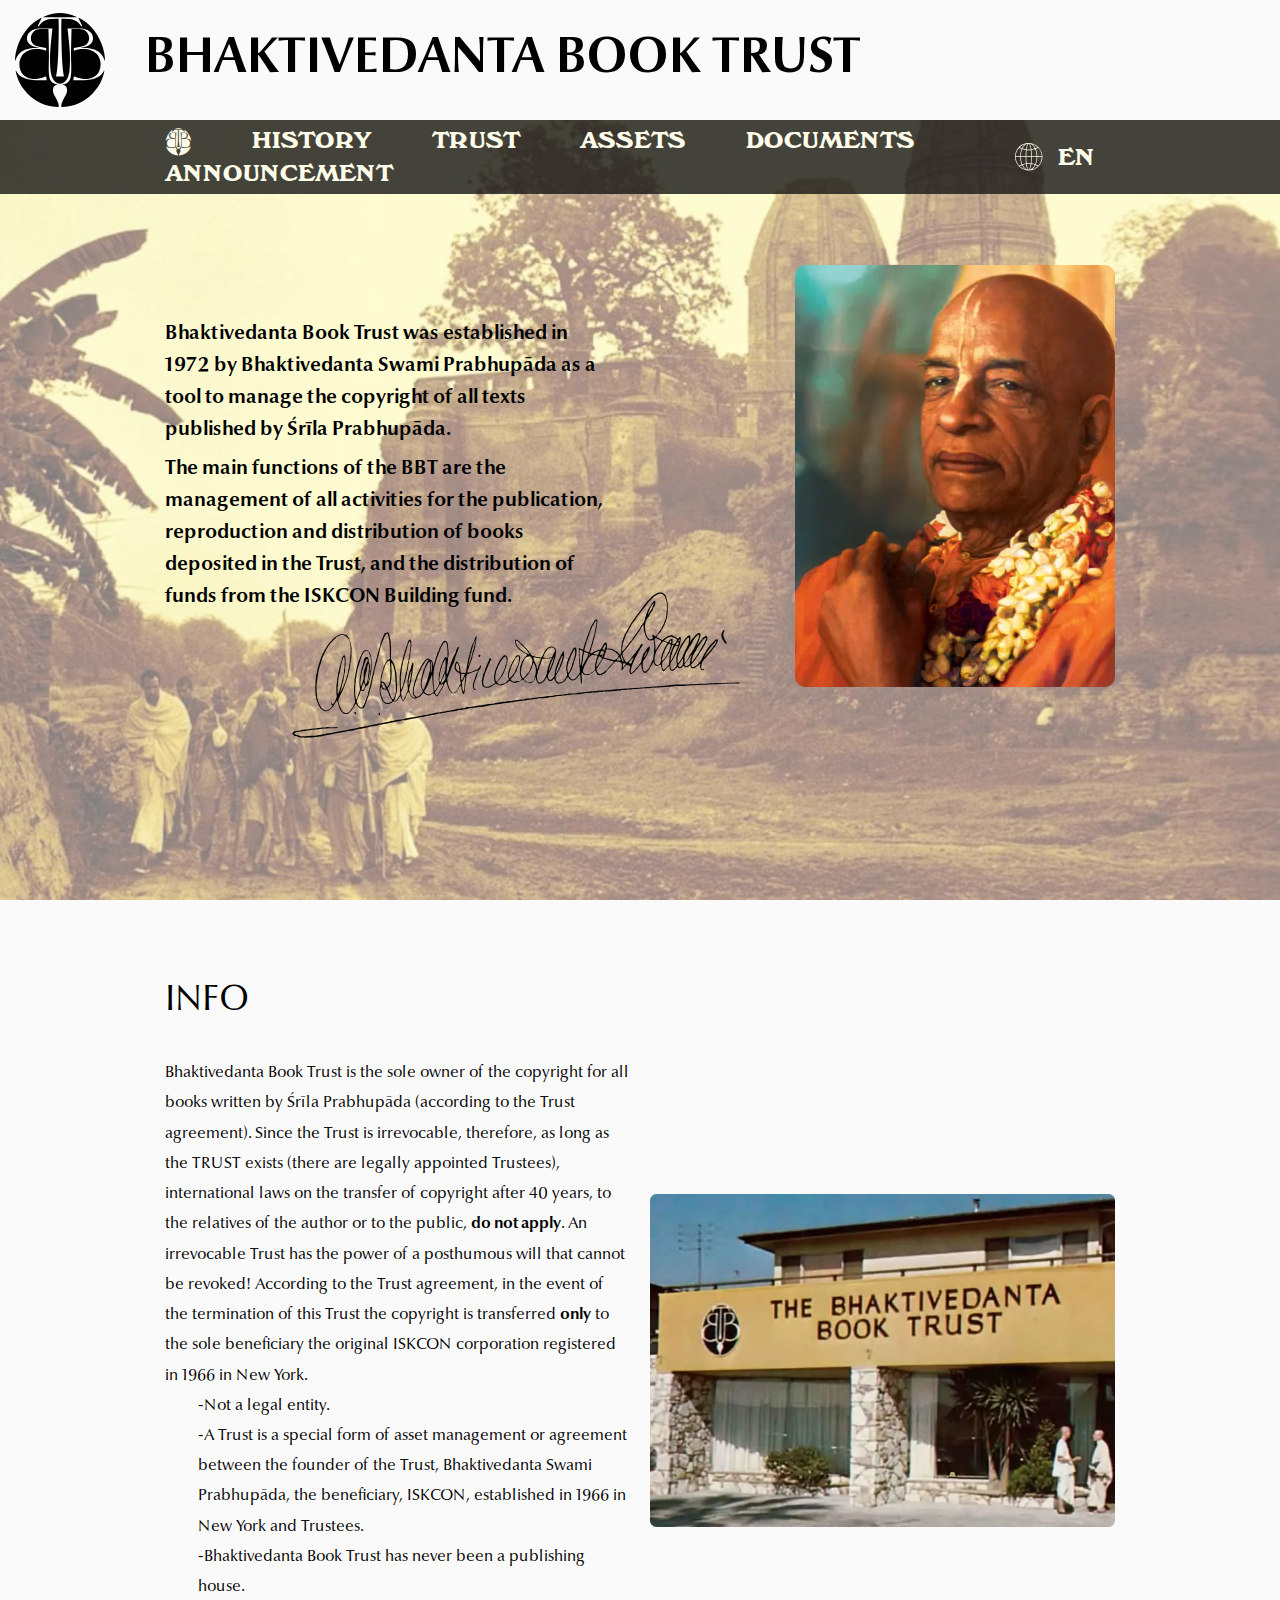
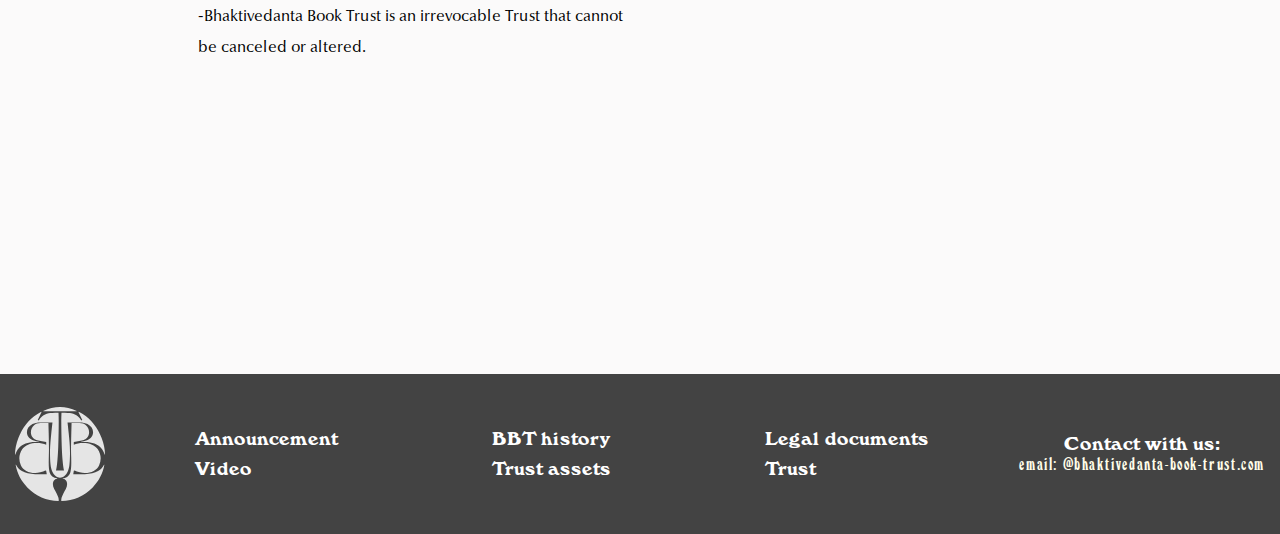
<file: index.html>
<!DOCTYPE html>
<html lang="en">
  <head>
    <title>
      Bhaktivedanta Book Trust was established in 1972 by Bhaktivedanta Swami
      Prabhupāda
    </title>
    <meta charset="UTF-8" />
    <meta name="format-detection" content="telephone=no" />
    <link rel="stylesheet" href="./css/style.css" />
    <link rel="icon" href="./img/favicon.svg" type=" image/svg+xml" />
    <!-- <meta name="robots" content="noindex, nofollow"> -->
    <meta name="viewport" content="width=device-width, initial-scale=1.0" />
    <meta
      name="keywords"
      content="Bhaktivedanta Book Trust was established in 1972 by Bhaktivedanta Swami Prabhupāda"
    />
    <meta
      name="description"
      content="Bhaktivedanta Book Trust is the sole owner of the copyright for all books written by Śrīla Prabhupāda (according to the Trust agreement). Since the Trust is irrevocable, therefore, as long as the TRUST exists (there are legally appointed Trustees), international laws on the transfer of copyright after 40 years, to the relatives of the author or to the public, do not apply. An irrevocable Trust has the power of a posthumous will that cannot be revoked! According to the Trust agreement, in the event of the termination of this Trust the copyright is transferred only to the sole beneficiary the original ISKCON corporation registered in 1966 in New York."
    />
    <meta
      property="og:title"
      content="Bhaktivedanta Book Trust was established in 1972 by Bhaktivedanta Swami Prabhupāda as a tool to manage the copyright of all texts published by Śrīla Prabhupāda."
    />
    <meta property="og:site_name" content="bhaktivedanta-book-trust.com" />
    <meta
      property="og:url"
      content="/"
    />
    <meta
      property="og:description"
      content="Bhaktivedanta Book Trust is the sole owner of the copyright for all books written by Śrīla Prabhupāda (according to the Trust agreement). Since the Trust is irrevocable, therefore, as long as the TRUST exists (there are legally appointed Trustees), international laws on the transfer of copyright after 40 years, to the relatives of the author or to the public, do not apply. An irrevocable Trust has the power of a posthumous will that cannot be revoked! According to the Trust agreement, in the event of the termination of this Trust the copyright is transferred only to the sole beneficiary the original ISKCON corporation registered in 1966 in New York."
    />
    <meta property="og:image" content="./img/meta/preview-home.jpg" />
    <meta property="og:image:secure_url" content="./img/meta/preview-home.jpg" />
    <meta property="og:image:width" content="968" />
    <meta property="og:image:height" content="504" />

    <script defer src="./js/counter3.js"></script>
    <script defer type="module" src="./js/app.js"></script>
  </head>

  <body>
    <div class="wrapper" data-sticky>
      <header class="header">
        <div class="header__upper-line">
          <div class="header__upper-container">
            <div class="header__logo logo">
              <img
                class="logo__icon"
                src="./img/top-logo.svg"
                alt="Bhaktivedanta book trust logotype"
              />
              <span class="logo__description">BHAKTIVEDANTA BOOK TRUST</span>
            </div>
          </div>
        </div>
        <div class="header__lower-line" data-sticky-item>
          <div class="header__container">
            <div class="header__menu menu">
              <button type="button" class="menu__icon icon-menu">
                <span></span>
              </button>
              <nav class="menu__body">
                <ul class="menu__list">
                  <li class="menu__item">
                    <a
                      href="index.html"
                      class="menu__link"
                      data-language="menu_1"
                      >℗</a
                    >
                  </li>
                  <li class="menu__item">
                    <a
                      href="history.html"
                      class="menu__link"
                      data-language="menu_2"
                      >HISTORY</a
                    >
                  </li>
                  <li class="menu__item">
                    <a
                      href="trust.html"
                      class="menu__link"
                      data-language="menu_3"
                      >TRUST</a
                    >
                  </li>
                  <li class="menu__item">
                    <a
                      href="assets.html"
                      class="menu__link"
                      data-language="menu_6"
                      >ASSETS</a
                    >
                  </li>
                  <li class="menu__item">
                    <a
                      href="documents.html"
                      class="menu__link"
                      data-language="menu_7"
                      >DOCUMENTS</a
                    >
                  </li>
                  <!--li class="menu__item"><a target="_blank" href="https://www.youtube.com/@Bhaktivedanta-Book-Trust" onclick="GoToPage(lastpath + '>goto#' + href); return true;" class="menu__link" data-language="menu_4">VIDEO</a></li-->
                  <li class="menu__item">
                    <a
                      href="announcement.html"
                      class="menu__link"
                      data-language="menu_5"
                      >ANNOUNCEMENT</a
                    >
                  </li>
                </ul>
              </nav>
            </div>
            <div class="header__laguage">
              <img
                class="header__language-icon"
                src="./img/globus.svg"
                alt=""
                aria-hidden="true"
              />
              <select data-select name="form[]" class="form">
                <option value="en">EN</option>
                <option value="ru">RU</option>
              </select>
            </div>
          </div>
        </div>
      </header>
      <main class="page">
        <section
          class="page__main-block main-block"
          style="background-image: url('./img/main-block/background.jpg')"
        >
          <div class="main-block__container">
            <div class="main-block__inner">
              <div class="main-block__text">
                <h1 data-language="mainTitle_1">
                  Bhaktivedanta Book Trust was established in 1972 by
                  Bhaktivedanta Swami Prabhupāda as a tool to manage the
                  copyright of all texts published by Śrīla Prabhupāda.
                </h1>
                <h1 data-language="mainTitle_2">
                  The main functions of the BBT are publishing and republishing
                  books, managing all book publishing and distribution
                  activities, processing copyrights, and distributing funds from
                  the ISKCON Temple Community Development Fund.
                </h1>
              </div>
              <div class="main-block__image">
                <picture
                  ><source
                    srcset="./img/main-block/image.webp"
                    type="image/webp" />
                  <img
                    src="./img/main-block/image.jpg"
                    alt="Bhaktivedanta Swami Prabhupāda"
                /></picture>
              </div>
            </div>
          </div>
        </section>
        <section class="page__info info">
          <div class="info__container">
            <h2 class="info__title" data-language="mainSubTitle_1">INFO</h2>
            <div class="info__content">
              <div class="info__text">
                <p data-language="mainInfo_1">
                  The Bhaktivedanta Book Trust is the sole copyright owner of
                  all books written by Srila Prabhupāda (under a trust deed).
                  Since the trust is irrevocable, therefore, as long as the
                  TRUST exists (there are legally appointed trustees),
                  international laws on the transfer of copyright after 40
                  years, to the relatives of the author or to the public, do not
                  apply. An irrevocable trust has the power of a posthumous will
                  that cannot be revoked!The only possibility under the trust
                  deed in the event of the termination of the trust, copyright
                  is transferred only to the sole Beneficiary (ISKCON registered
                  in 1966 in New York).
                </p>
                <div class="info__text__margin">
                  <p data-language="mainInfo_2">
                    -Not a legal entity. <br />
                    - A trust is a special form of asset management or agreement
                    between the founder of the trust, Bhaktivedanta Swami
                    Prabhupāda, the beneficiary (beneficiary), ISKCON
                    established in 1966 in New York and trustees (trustees)
                    <br />
                    -The Bhaktivedanta Book Trust has never been a publishing
                    house. <br />
                    -The Bhaktivedanta Book Trust is an irrevocable Trust that
                    cannot be revoked or altered.
                  </p>
                </div>
              </div>
              <div class="info__image">
                <picture
                  ><source srcset="./img/info/image.webp" type="image/webp" />
                  <img
                    src="./img/info/image.jpg"
                    alt="The Bhaktivedanta Book Trust is the sole copyright owner of all books written by Srila Prabhupāda"
                /></picture>
              </div>
            </div>
          </div>
        </section>
        <section class="page__attention attention">
          <div class="attention__container">
            <!--div class="attention__inner">
						<h2 class="attention__title" data-language="mainSubTitle_2">ATTENTION</h2>
						<div class="attention__body">
							<div class="attention__column">
								<div class="attention__subtitle" data-language="attentionSubTitle_1">FALSE TRUSTEES:</div>
								<div class="attention__text">
									<ul class="attention__list">
										<li class="attention__item" data-language="attentionItem_1">Rameswara Prabhu</li>
										<li class="attention__item" data-language="attentionItem_2">Harikesha Swami</li>
										<li class="attention__item" data-language="attentionItem_3">Tamal Krishna Maharaj</li>
										<li class="attention__item" data-language="attentionItem_4">Gopal Krishna Maharaj</li>
										<li class="attention__item" data-language="attentionItem_5">Gopal Bhatta Prabhu</li>
									</ul>
								</div>
							</div>
							<div class="attention__column">
								<div class="attention__subtitle" data-language="attentionSubTitle_2">INFORMATION ABOUT FAKE ORGANIZATIONS:</div>
								<div class="attention__text">
									<p data-language="attentionItem_6">
										A false structure posing as Bhaktivedanta Book Trust - BBT International Corporation, incorporated in 1988.
									</p>
									<p data-popup="#popup-home-gbc-1" data-language="attentionItem_7">
										A false organization posing as ISKCON is the GBC Religious Society of West Bengal, registered in 1993.
									</p>
									
								</div>
							</div>
						</div>
					</div-->
          </div>
        </section>
      </main>
      <footer class="footer">
        <div class="footer__line-container">
          <div class="footer__inner _flex">
            <div class="footer__logo">
              <a href="index.html">
                <img
                  src="./img/bottom-logo.svg"
                  alt="Bhaktivedanta Swami Prabhupāda"
                />
              </a>
            </div>
            <nav class="footer__navigation _flex">
              <div class="footer__navigation-block">
                <a
                  href="announcement.html"
                  class="footer__navigation-link"
                  data-language="footerLink_1"
                  >Announcement</a
                >
                <a
                  target="_blank"
                  id="YoutubeLink"
                  onclick="GoToPage(lastpath + '>goto#' + href); return true;"
                  class="footer__navigation-link"
                  data-language="footerLink_2"
                  >Video</a
                >
              </div>
              <div class="footer__navigation-block">
                <a
                  href="history.html"
                  class="footer__navigation-link"
                  data-language="footerLink_3"
                  >BBT history</a
                >
                <a
                  href="assets.html"
                  class="footer__navigation-link"
                  data-language="footerLink_4"
                  >Trust assets</a
                >
              </div>
              <div class="footer__navigation-block">
                <a
                  href="documents.html"
                  class="footer__navigation-link"
                  data-language="footerLink_5"
                  >Legal documents</a
                >
                <a
                  href="trust.html"
                  class="footer__navigation-link"
                  data-language="footerLink_6"
                  >Trust</a
                >
              </div>
            </nav>
            <div class="footer__contacts">
              <div class="footer__contacts-title" data-language="footerContact">
                Contact with us:
              </div>
              <a
                href="announcement.html"
                onclick="GoToPage(lastpath + '>goto#' + href); return true;"
                target="_blank"
                class="footer__contacts-link"
                >email: @bhaktivedanta-book-trust.com</a
              >
            </div>
          </div>
        </div>
      </footer>
    </div>
    <!--div id="popup-home-gbc-1" aria-hidden="true" class="popup">
		<div class="popup__wrapper">
			<div class="popup__container">
				<div class="popup__content">
					<button data-close type="button" class="popup__close">
						<img src="img/close-button.svg" alt="Close the modal window">
					</button>
					<div class="popup__text">
						<div class="popup__image">
							<h2 class="popup__title" data-language="documentsItem_5">GBC Religious Society of West Bengal (false organization)</h2>
						</div>
						
						<div class="documents__item">
							<div class="documents__slider-box">
								<div class="documents__slider documents__slider_2 swiper">
									<div class="documents__wrapper swiper-wrapper" data-gallery>
										<a href="img/documents/GBC_Religious_Society_of_West_Bengal_(false_organization)/300dpi_jpg/1.jpg" class="documents__slide swiper-slide">
											<picture><source srcset="img/documents/GBC_Religious_Society_of_West_Bengal_(false_organization)/96dpi_webp/1.webp" type="image/webp"><img src="img/documents/GBC_Religious_Society_of_West_Bengal_(false_organization)/96dpi_jpg/1.jpg" alt="GBC Religious Society of West Bengal (false organization)" class="documents__slide-image"></picture>
										</a>
										<a href="img/documents/GBC_Religious_Society_of_West_Bengal_(false_organization)/300dpi_jpg/2.jpg" class="documents__slide swiper-slide">
											<picture><source srcset="img/documents/GBC_Religious_Society_of_West_Bengal_(false_organization)/96dpi_webp/2.webp" type="image/webp"><img src="img/documents/GBC_Religious_Society_of_West_Bengal_(false_organization)/96dpi_jpg/2.jpg" alt="GBC Religious Society of West Bengal (false organization)" class="documents__slide-image"></picture>
										</a>
										<a href="img/documents/GBC_Religious_Society_of_West_Bengal_(false_organization)/300dpi_jpg/3.jpg" class="documents__slide swiper-slide">
											<picture><source srcset="img/documents/GBC_Religious_Society_of_West_Bengal_(false_organization)/96dpi_webp/3.webp" type="image/webp"><img src="img/documents/GBC_Religious_Society_of_West_Bengal_(false_organization)/96dpi_jpg/3.jpg" alt="GBC Religious Society of West Bengal (false organization)" class="documents__slide-image"></picture>
										</a>
										<a href="img/documents/GBC_Religious_Society_of_West_Bengal_(false_organization)/300dpi_jpg/4.jpg" class="documents__slide swiper-slide">
											<picture><source srcset="img/documents/GBC_Religious_Society_of_West_Bengal_(false_organization)/96dpi_webp/4.webp" type="image/webp"><img src="img/documents/GBC_Religious_Society_of_West_Bengal_(false_organization)/96dpi_jpg/4.jpg" alt="GBC Religious Society of West Bengal (false organization)" class="documents__slide-image"></picture>
										</a>
										<a href="img/documents/GBC_Religious_Society_of_West_Bengal_(false_organization)/300dpi_jpg/5.jpg" class="documents__slide swiper-slide">
											<picture><source srcset="img/documents/GBC_Religious_Society_of_West_Bengal_(false_organization)/96dpi_webp/5.webp" type="image/webp"><img src="img/documents/GBC_Religious_Society_of_West_Bengal_(false_organization)/96dpi_jpg/5.jpg" alt="GBC Religious Society of West Bengal (false organization)" class="documents__slide-image"></picture>
										</a>
										<a href="img/documents/GBC_Religious_Society_of_West_Bengal_(false_organization)/300dpi_jpg/6.jpg" class="documents__slide swiper-slide">
											<picture><source srcset="img/documents/GBC_Religious_Society_of_West_Bengal_(false_organization)/96dpi_webp/6.webp" type="image/webp"><img src="img/documents/GBC_Religious_Society_of_West_Bengal_(false_organization)/96dpi_jpg/6.jpg" alt="GBC Religious Society of West Bengal (false organization)" class="documents__slide-image"></picture>
										</a>
										<a href="img/documents/GBC_Religious_Society_of_West_Bengal_(false_organization)/300dpi_jpg/7.jpg" class="documents__slide swiper-slide">
											<picture><source srcset="img/documents/GBC_Religious_Society_of_West_Bengal_(false_organization)/96dpi_webp/7.webp" type="image/webp"><img src="img/documents/GBC_Religious_Society_of_West_Bengal_(false_organization)/96dpi_jpg/7.jpg" alt="GBC Religious Society of West Bengal (false organization)" class="documents__slide-image"></picture>
										</a>
										<a href="img/documents/GBC_Religious_Society_of_West_Bengal_(false_organization)/300dpi_jpg/8.jpg" class="documents__slide swiper-slide">
											<picture><source srcset="img/documents/GBC_Religious_Society_of_West_Bengal_(false_organization)/96dpi_webp/8.webp" type="image/webp"><img src="img/documents/GBC_Religious_Society_of_West_Bengal_(false_organization)/96dpi_jpg/8.jpg" alt="GBC Religious Society of West Bengal (false organization)" class="documents__slide-image"></picture>
										</a>
										<a href="img/documents/GBC_Religious_Society_of_West_Bengal_(false_organization)/300dpi_jpg/9.jpg" class="documents__slide swiper-slide">
											<picture><source srcset="img/documents/GBC_Religious_Society_of_West_Bengal_(false_organization)/96dpi_webp/9.webp" type="image/webp"><img src="img/documents/GBC_Religious_Society_of_West_Bengal_(false_organization)/96dpi_jpg/9.jpg" alt="GBC Religious Society of West Bengal (false organization)" class="documents__slide-image"></picture>
										</a>
										<a href="img/documents/GBC_Religious_Society_of_West_Bengal_(false_organization)/300dpi_jpg/10.jpg" class="documents__slide swiper-slide">
											<picture><source srcset="img/documents/GBC_Religious_Society_of_West_Bengal_(false_organization)/96dpi_webp/10.webp" type="image/webp"><img src="img/documents/GBC_Religious_Society_of_West_Bengal_(false_organization)/96dpi_jpg/10.jpg" alt="GBC Religious Society of West Bengal (false organization)" class="documents__slide-image"></picture>
										</a>
										<a href="img/documents/GBC_Religious_Society_of_West_Bengal_(false_organization)/300dpi_jpg/11.jpg" class="documents__slide swiper-slide">
											<picture><source srcset="img/documents/GBC_Religious_Society_of_West_Bengal_(false_organization)/96dpi_webp/11.webp" type="image/webp"><img src="img/documents/GBC_Religious_Society_of_West_Bengal_(false_organization)/96dpi_jpg/11.jpg" alt="GBC Religious Society of West Bengal (false organization)" class="documents__slide-image"></picture>
										</a>
										<a href="img/documents/GBC_Religious_Society_of_West_Bengal_(false_organization)/300dpi_jpg/12.jpg" class="documents__slide swiper-slide">
											<picture><source srcset="img/documents/GBC_Religious_Society_of_West_Bengal_(false_organization)/96dpi_webp/12.webp" type="image/webp"><img src="img/documents/GBC_Religious_Society_of_West_Bengal_(false_organization)/96dpi_jpg/12.jpg" alt="GBC Religious Society of West Bengal (false organization)" class="documents__slide-image"></picture>
										</a>
										<a href="img/documents/GBC_Religious_Society_of_West_Bengal_(false_organization)/300dpi_jpg/13.jpg" class="documents__slide swiper-slide">
											<picture><source srcset="img/documents/GBC_Religious_Society_of_West_Bengal_(false_organization)/96dpi_webp/13.webp" type="image/webp"><img src="img/documents/GBC_Religious_Society_of_West_Bengal_(false_organization)/96dpi_jpg/13.jpg" alt="GBC Religious Society of West Bengal (false organization)" class="documents__slide-image"></picture>
										</a>
										<a href="img/documents/GBC_Religious_Society_of_West_Bengal_(false_organization)/300dpi_jpg/14.jpg" class="documents__slide swiper-slide">
											<picture><source srcset="img/documents/GBC_Religious_Society_of_West_Bengal_(false_organization)/96dpi_webp/14.webp" type="image/webp"><img src="img/documents/GBC_Religious_Society_of_West_Bengal_(false_organization)/96dpi_jpg/14.jpg" alt="GBC Religious Society of West Bengal (false organization)" class="documents__slide-image"></picture>
										</a>
										<a href="img/documents/GBC_Religious_Society_of_West_Bengal_(false_organization)/300dpi_jpg/15.jpg" class="documents__slide swiper-slide">
											<picture><source srcset="img/documents/GBC_Religious_Society_of_West_Bengal_(false_organization)/96dpi_webp/15.webp" type="image/webp"><img src="img/documents/GBC_Religious_Society_of_West_Bengal_(false_organization)/96dpi_jpg/15.jpg" alt="GBC Religious Society of West Bengal (false organization)" class="documents__slide-image"></picture>
										</a>
										<a href="img/documents/GBC_Religious_Society_of_West_Bengal_(false_organization)/300dpi_jpg/16.jpg" class="documents__slide swiper-slide">
											<picture><source srcset="img/documents/GBC_Religious_Society_of_West_Bengal_(false_organization)/96dpi_webp/16.webp" type="image/webp"><img src="img/documents/GBC_Religious_Society_of_West_Bengal_(false_organization)/96dpi_jpg/16.jpg" alt="GBC Religious Society of West Bengal (false organization)" class="documents__slide-image"></picture>
										</a>
										<a href="img/documents/GBC_Religious_Society_of_West_Bengal_(false_organization)/300dpi_jpg/17.jpg" class="documents__slide swiper-slide">
											<picture><source srcset="img/documents/GBC_Religious_Society_of_West_Bengal_(false_organization)/96dpi_webp/17.webp" type="image/webp"><img src="img/documents/GBC_Religious_Society_of_West_Bengal_(false_organization)/96dpi_jpg/17.jpg" alt="GBC Religious Society of West Bengal (false organization)" class="documents__slide-image"></picture>
										</a>
										<a href="img/documents/GBC_Religious_Society_of_West_Bengal_(false_organization)/300dpi_jpg/18.jpg" class="documents__slide swiper-slide">
											<picture><source srcset="img/documents/GBC_Religious_Society_of_West_Bengal_(false_organization)/96dpi_webp/18.webp" type="image/webp"><img src="img/documents/GBC_Religious_Society_of_West_Bengal_(false_organization)/96dpi_jpg/18.jpg" alt="GBC Religious Society of West Bengal (false organization)" class="documents__slide-image"></picture>
										</a>
										<a href="img/documents/GBC_Religious_Society_of_West_Bengal_(false_organization)/300dpi_jpg/19.jpg" class="documents__slide swiper-slide">
											<picture><source srcset="img/documents/GBC_Religious_Society_of_West_Bengal_(false_organization)/96dpi_webp/19.webp" type="image/webp"><img src="img/documents/GBC_Religious_Society_of_West_Bengal_(false_organization)/96dpi_jpg/19.jpg" alt="GBC Religious Society of West Bengal (false organization)" class="documents__slide-image"></picture>
										</a>
										<a href="img/documents/GBC_Religious_Society_of_West_Bengal_(false_organization)/300dpi_jpg/20.jpg" class="documents__slide swiper-slide">
											<picture><source srcset="img/documents/GBC_Religious_Society_of_West_Bengal_(false_organization)/96dpi_webp/20.webp" type="image/webp"><img src="img/documents/GBC_Religious_Society_of_West_Bengal_(false_organization)/96dpi_jpg/20.jpg" alt="GBC Religious Society of West Bengal (false organization)" class="documents__slide-image"></picture>
										</a>
										<a href="img/documents/GBC_Religious_Society_of_West_Bengal_(false_organization)/300dpi_jpg/21.jpg" class="documents__slide swiper-slide">
											<picture><source srcset="img/documents/GBC_Religious_Society_of_West_Bengal_(false_organization)/96dpi_webp/21.webp" type="image/webp"><img src="img/documents/GBC_Religious_Society_of_West_Bengal_(false_organization)/96dpi_jpg/21.jpg" alt="GBC Religious Society of West Bengal (false organization)" class="documents__slide-image"></picture>
										</a>
										<a href="img/documents/GBC_Religious_Society_of_West_Bengal_(false_organization)/300dpi_jpg/22.jpg" class="documents__slide swiper-slide">
											<picture><source srcset="img/documents/GBC_Religious_Society_of_West_Bengal_(false_organization)/96dpi_webp/22.webp" type="image/webp"><img src="img/documents/GBC_Religious_Society_of_West_Bengal_(false_organization)/96dpi_jpg/22.jpg" alt="GBC Religious Society of West Bengal (false organization)" class="documents__slide-image"></picture>
										</a>
										<a href="img/documents/GBC_Religious_Society_of_West_Bengal_(false_organization)/300dpi_jpg/23.jpg" class="documents__slide swiper-slide">
											<picture><source srcset="img/documents/GBC_Religious_Society_of_West_Bengal_(false_organization)/96dpi_webp/23.webp" type="image/webp"><img src="img/documents/GBC_Religious_Society_of_West_Bengal_(false_organization)/96dpi_jpg/23.jpg" alt="GBC Religious Society of West Bengal (false organization)" class="documents__slide-image"></picture>
										</a>
										<a href="img/documents/GBC_Religious_Society_of_West_Bengal_(false_organization)/300dpi_jpg/24.jpg" class="documents__slide swiper-slide">
											<picture><source srcset="img/documents/GBC_Religious_Society_of_West_Bengal_(false_organization)/96dpi_webp/24.webp" type="image/webp"><img src="img/documents/GBC_Religious_Society_of_West_Bengal_(false_organization)/96dpi_jpg/24.jpg" alt="GBC Religious Society of West Bengal (false organization)" class="documents__slide-image"></picture>
										</a>
										<a href="img/documents/GBC_Religious_Society_of_West_Bengal_(false_organization)/300dpi_jpg/25.jpg" class="documents__slide swiper-slide">
											<picture><source srcset="img/documents/GBC_Religious_Society_of_West_Bengal_(false_organization)/96dpi_webp/25.webp" type="image/webp"><img src="img/documents/GBC_Religious_Society_of_West_Bengal_(false_organization)/96dpi_jpg/25.jpg" alt="GBC Religious Society of West Bengal (false organization)" class="documents__slide-image"></picture>
										</a>
										<a href="img/documents/GBC_Religious_Society_of_West_Bengal_(false_organization)/300dpi_jpg/26.jpg" class="documents__slide swiper-slide">
											<picture><source srcset="img/documents/GBC_Religious_Society_of_West_Bengal_(false_organization)/96dpi_webp/26.webp" type="image/webp"><img src="img/documents/GBC_Religious_Society_of_West_Bengal_(false_organization)/96dpi_jpg/26.jpg" alt="GBC Religious Society of West Bengal (false organization)" class="documents__slide-image"></picture>
										</a>
										<a href="img/documents/GBC_Religious_Society_of_West_Bengal_(false_organization)/300dpi_jpg/27.jpg" class="documents__slide swiper-slide">
											<picture><source srcset="img/documents/GBC_Religious_Society_of_West_Bengal_(false_organization)/96dpi_webp/27.webp" type="image/webp"><img src="img/documents/GBC_Religious_Society_of_West_Bengal_(false_organization)/96dpi_jpg/27.jpg" alt="GBC Religious Society of West Bengal (false organization)" class="documents__slide-image"></picture>
										</a>
									</div>
									<div class="documents__arrows">
										<button class="documents__arrow-left documents__arrow-left_2">
											<img src="img/arrow-left.svg" alt="Move slide to the left">
										</button>
										<button class="documents__arrow-right documents__arrow-right_2">
											<img src="img/arrow-right.svg" alt="Move slide to the right">
										</button>
									</div>
								</div>
							</div>
						</div>
						
						
						<div class="popup__info">
							<p data-language="attentionItem_7">
								A false organization posing as ISKCON is the GBC Religious Society of West Bengal, registered in 1993.
							</p>
						</div>
					</div>
				</div>
			</div>
		</div>
	</div-->
  </body>
</html>
</file>
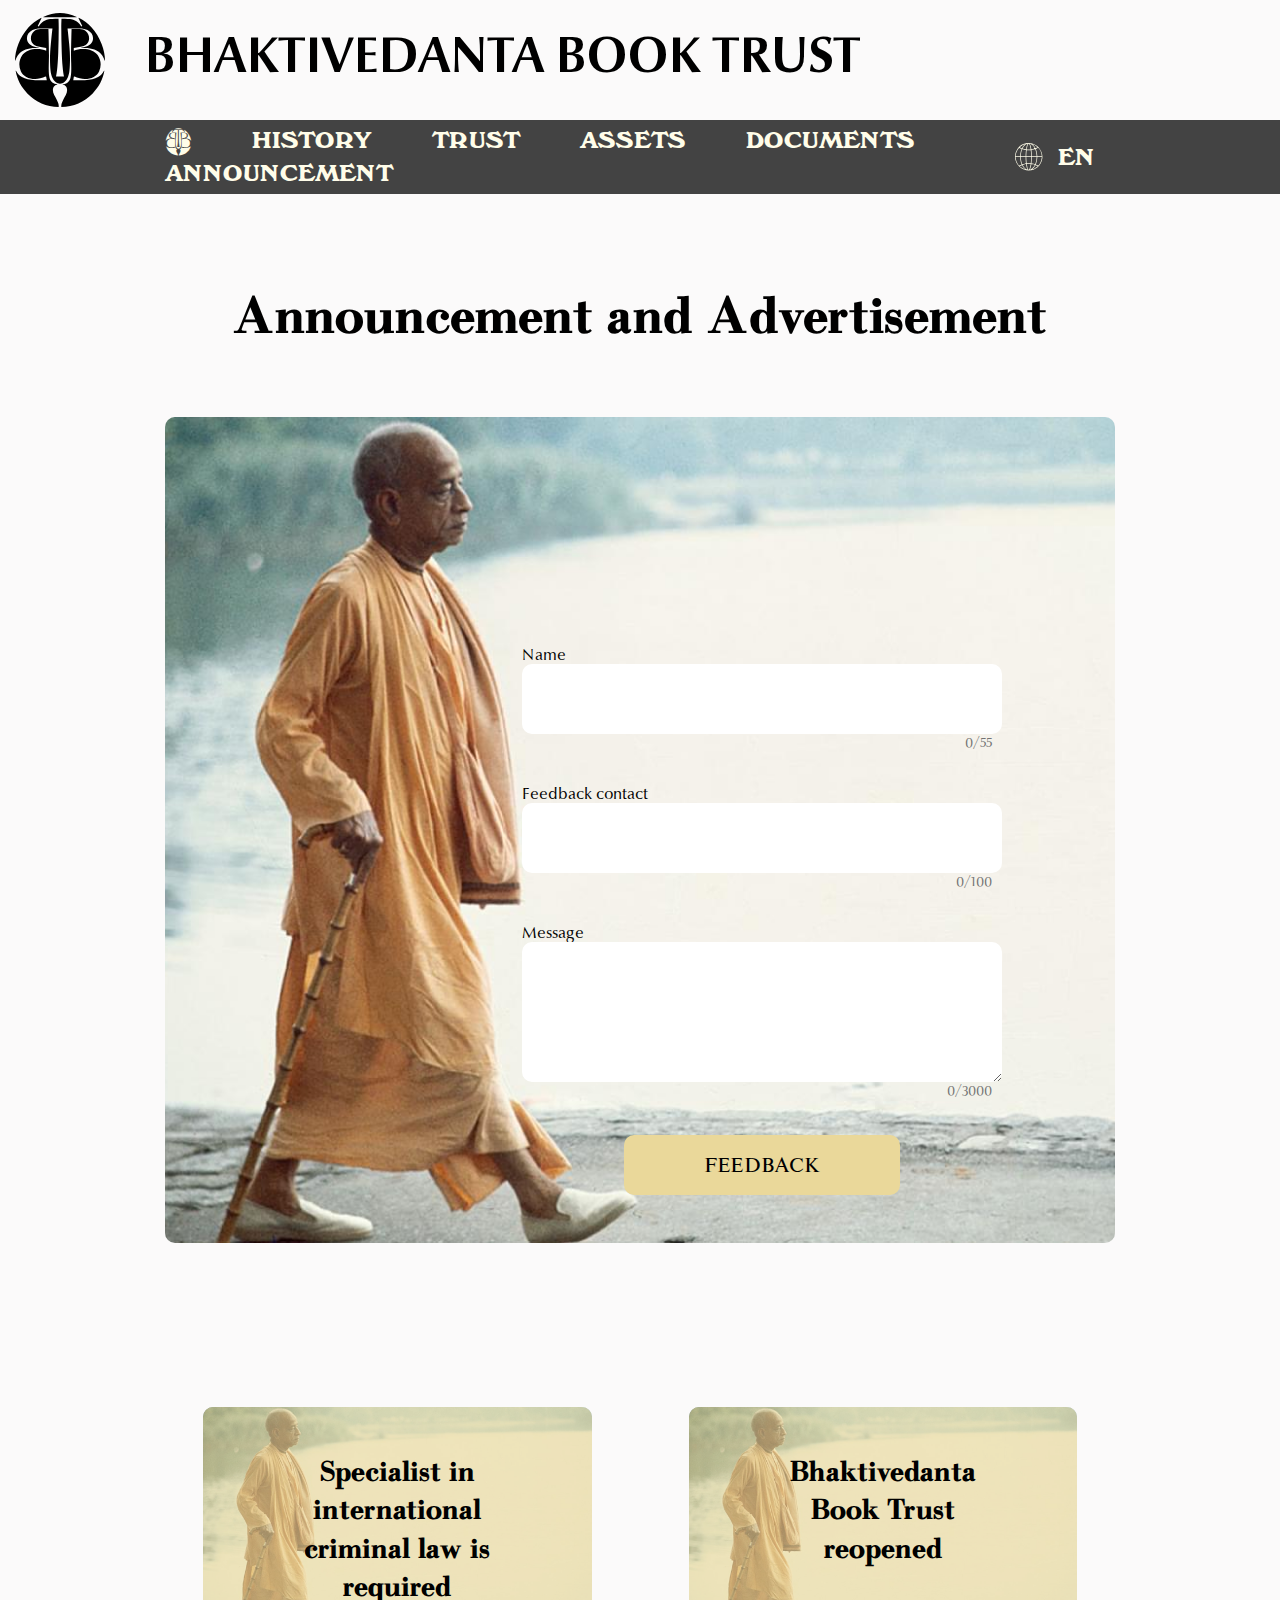
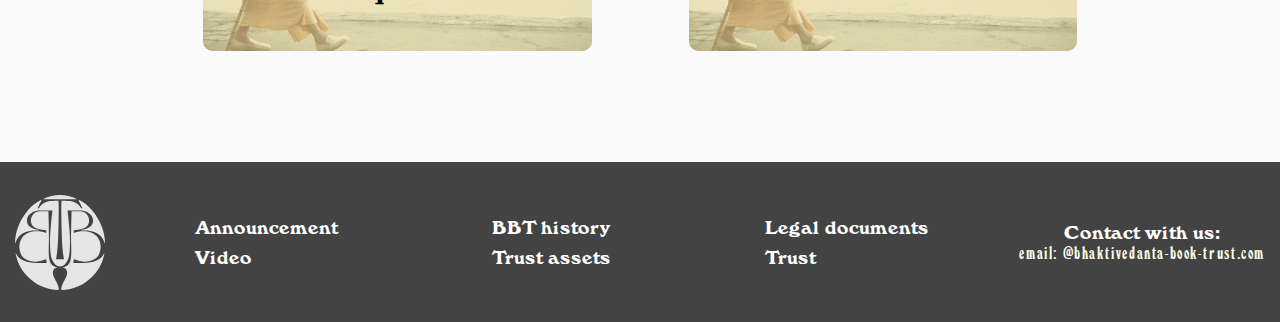
<file: announcement.html>
<!DOCTYPE html>
<html lang="en">
  <head>
    <title>Bhaktivedanta Book Trust (Announcement and Advertisement)</title>
    <meta charset="UTF-8" />
    <meta name="format-detection" content="telephone=no" />
    <link rel="stylesheet" href="./css/style.css?_v=20220730153125" />
    <!--link rel="shortcut icon" href="favicon.ico"-->
    <link rel="icon" href="./img/favicon.svg" type=" image/svg+xml" />
    <!-- <meta name="robots" content="noindex, nofollow"> -->
    <meta name="viewport" content="width=device-width, initial-scale=1.0" />
    <meta
      name="keywords"
      content="Bhaktivedanta Book Trust (Announcement and Advertisement)"
    />
    <meta
      name="description"
      content="Bhaktivedanta Book Trust (Announcement and Advertisement)"
    />

    <meta
      property="og:title"
      content="Bhaktivedanta Book Trust (Announcement and Advertisement)"
    />
    <meta property="og:site_name" content="bhaktivedanta-book-trust.com" />
    <meta property="og:url" content="/announcement.html" />
    <meta
      property="og:description"
      content="Bhaktivedanta Book Trust (Announcement and Advertisement)"
    />
    <meta property="og:image" content="./img/meta/preview-announcement.jpg" />
    <meta property="og:image:width" content="968" />
    <meta property="og:image:height" content="504" />

    <script defer src="./js/counter3.js"></script>
    <script defer type="module" src="./js/app.js"></script>
  </head>

  <body>
    <div class="wrapper" data-sticky>
      <header class="header">
        <div class="header__upper-line">
          <div class="header__upper-container">
            <div class="header__logo logo">
              <img
                class="logo__icon"
                src="./img/top-logo.svg"
                alt="Bhaktivedanta book trust logotype"
              />
              <span class="logo__description">BHAKTIVEDANTA BOOK TRUST</span>
            </div>
          </div>
        </div>
        <div class="header__lower-line" data-sticky-item>
          <div class="header__container">
            <div class="header__menu menu">
              <button type="button" class="menu__icon icon-menu">
                <span></span>
              </button>
              <nav class="menu__body">
                <ul class="menu__list">
                  <li class="menu__item">
                    <a
                      href="index.html"
                      class="menu__link"
                      data-language="menu_1"
                      >℗</a
                    >
                  </li>
                  <li class="menu__item">
                    <a
                      href="history.html"
                      class="menu__link"
                      data-language="menu_2"
                      >HISTORY</a
                    >
                  </li>
                  <li class="menu__item">
                    <a
                      href="trust.html"
                      class="menu__link"
                      data-language="menu_3"
                      >TRUST</a
                    >
                  </li>
                  <li class="menu__item">
                    <a
                      href="assets.html"
                      class="menu__link"
                      data-language="menu_6"
                      >ASSETS</a
                    >
                  </li>
                  <li class="menu__item">
                    <a
                      href="documents.html"
                      class="menu__link"
                      data-language="menu_7"
                      >DOCUMENTS</a
                    >
                  </li>
                  <!--li class="menu__item"><a target="_blank" href="https://www.youtube.com/@Bhaktivedanta-Book-Trust" onclick="GoToPage(lastpath + '>goto#' + href); return true;" class="menu__link" data-language="menu_4">VIDEO</a></li-->
                  <li class="menu__item">
                    <a
                      href="announcement.html"
                      class="menu__link"
                      data-language="menu_5"
                      >ANNOUNCEMENT</a
                    >
                  </li>
                </ul>
              </nav>
            </div>
            <div class="header__laguage">
              <img
                class="header__language-icon"
                src="./img/globus.svg"
                alt=""
                aria-hidden="true"
              />
              <select data-select name="form[]" class="form">
                <option value="en">EN</option>
                <option value="ru">RU</option>
              </select>
            </div>
          </div>
        </div>
      </header>
      <main class="page">
        <section class="page__annoncment annoncment">
          <div class="annoncment__container">
            <h1 class="annoncment__title" data-language="annoncmentTitle">
              Announcement and Advertisement
            </h1>
            <div
              class="annoncment__form"
              style="background-image: url('./img/announcement/background.jpg')"
            >
              <div class="ask" id="body">
                <form class="ask" action="#" id="myform">
                  <select data-select name="type" class="form">
                    <option value="feedback" selected="feedback"></option>
                    <!--option value="feedback" selected="feedback">Feedback</option-->
                    <!--option value="mail">Mail</option-->
                  </select>
                  <select data-select name="sign" class="form">
                    <option id="sign" selected="sign"></option>
                    <!--option value="feedback" selected="feedback">Feedback</option-->
                    <!--option value="mail">Mail</option-->
                  </select>
                  <!--input autocomplete="off" type="text" name="type" value="feedback" data-error="Ошибка" placeholder="" class="ask__input"-->
                  <label for="fname" data-language="feedbackForm_Name"
                    >Name</label
                  >
                  <input
                    autocomplete="off"
                    type="text"
                    name="fname"
                    maxlength="55"
                    id="my-name"
                    value=""
                    data-error="Ошибка"
                    placeholder=""
                    class="ask__input"
                  />
                  <p id="name-result" class="annoncment__result"></p>
                  <label for="contact" data-language="feedbackForm_Contact"
                    >Feedback contact</label
                  >
                  <input
                    autocomplete="off"
                    type="text"
                    name="contact"
                    maxlength="100"
                    id="my-contact"
                    value=""
                    data-error="Ошибка"
                    placeholder=""
                    class="ask__input"
                  />
                  <p id="contact-result" class="annoncment__result"></p>
                  <!--textarea autocomplete="off" type="text" name="text" data-error="Ошибка" placeholder="" class="ask__input ask__input_textarea"></textarea-->
                  <label for="text" data-language="feedbackForm_Message"
                    >Message</label
                  >
                  <textarea
                    autocomplete="off"
                    maxlength="3000"
                    type="text"
                    name="text"
                    id="my-text"
                    value=""
                    data-error="Ошибка"
                    placeholder=""
                    class="ask__input ask__input_textarea"
                  ></textarea>
                  <p id="text-result" class="annoncment__result"></p>
                  <!--input type="radio" name="sign" id="sign" checked="checked"-->
                  <!--select name="sign">
							    <option id="sign">Sign</option>
							</select-->
                  <submit class="ask__button" id="btn" name="btn"
                    ><span data-language="annoncmentButton"
                      >FEEDBACK</span
                    ></submit
                  >
                  <!--input type="submit" id="btn" name="btn" class="btn" value="Submit" /-->
                  <!--submit class="ask__button"><span data-language="annoncmentButton">SEND</span></submit-->
                </form>
              </div>
            </div>
            <div class="annoncment__body">
              <div
                data-popup="#popup-annoncment-1"
                class="annoncment__item item-annoncment"
                style="
                  background-image: url('./img/announcement/background.jpg');
                "
              >
                <h3
                  class="item-annoncment__title"
                  data-language="annoncmentPopup_1"
                >
                  Требуется юрист по международным уголовным преступлениям
                </h3>
              </div>
              <div
                data-popup="#popup-annoncment-2"
                class="annoncment__item item-annoncment"
                style="
                  background-image: url('./img/announcement/background.jpg');
                "
              >
                <h3
                  class="item-annoncment__title"
                  data-language="annoncmentPopup_2"
                >
                  Бхактиведанта Бук Траст возобновил свою работу
                </h3>
              </div>
            </div>
          </div>
        </section>
      </main>
      <footer class="footer">
        <div class="footer__line-container">
          <div class="footer__inner _flex">
            <div class="footer__logo">
              <a href="index.html">
                <img
                  src="./img/bottom-logo.svg"
                  alt="Bhaktivedanta Swami Prabhupāda"
                />
              </a>
            </div>
            <nav class="footer__navigation _flex">
              <div class="footer__navigation-block">
                <a
                  href="announcement.html"
                  class="footer__navigation-link"
                  data-language="footerLink_1"
                  >Announcement</a
                >
                <a
                  target="_blank"
                  id="YoutubeLink"
                  onclick="GoToPage(lastpath + '>goto#' + href); return true;"
                  class="footer__navigation-link"
                  data-language="footerLink_2"
                  >Video</a
                >
              </div>
              <div class="footer__navigation-block">
                <a
                  href="history.html"
                  class="footer__navigation-link"
                  data-language="footerLink_3"
                  >BBT history</a
                >
                <a
                  href="assets.html"
                  class="footer__navigation-link"
                  data-language="footerLink_4"
                  >Trust assets</a
                >
              </div>
              <div class="footer__navigation-block">
                <a
                  href="documents.html"
                  class="footer__navigation-link"
                  data-language="footerLink_5"
                  >Legal documents</a
                >
                <a
                  href="trust.html"
                  class="footer__navigation-link"
                  data-language="footerLink_6"
                  >Trust</a
                >
              </div>
            </nav>
            <div class="footer__contacts">
              <div class="footer__contacts-title" data-language="footerContact">
                Contact with us:
              </div>
              <a
                href="announcement.html"
                onclick="GoToPage(lastpath + '>goto#' + href); return true;"
                target="_blank"
                class="footer__contacts-link"
                >email: @bhaktivedanta-book-trust.com</a
              >
            </div>
          </div>
        </div>
      </footer>
    </div>

    <div id="popup-annoncment-1" aria-hidden="true" class="popup">
      <div class="popup__wrapper">
        <div class="popup__container">
          <div class="popup__content">
            <button data-close type="button" class="popup__close">
              <img src="./img/close-button.svg" alt="Close the modal window" />
            </button>
            <div class="popup__text">
              <h2 class="popup__title" data-language="annoncmentPopup_1">
                Требуется специалист по международному уголовному праву
              </h2>
              <div class="popup__image">
                <picture
                  ><source
                    srcset="./img/announcement/background.webp"
                    type="image/webp" />
                  <img
                    src="./img/announcement/background.jpg"
                    alt="Требуется юрист по междунарожным уголовным преступлениям"
                /></picture>
              </div>
              <div class="popup__info">
                <p>
                  <!--Test text: Lorem ipsum dolor sit amet consectetur adipisicing elit. Corporis quidem minima sapiente dolores modi, eius unde pariatur alias commodi explicabo?
-->
                </p>
              </div>
            </div>
          </div>
        </div>
      </div>
    </div>
    <div id="popup-annoncment-2" aria-hidden="true" class="popup">
      <div class="popup__wrapper">
        <div class="popup__container">
          <div class="popup__content">
            <button data-close type="button" class="popup__close">
              <img src="./img/close-button.svg" alt="Close the modal window" />
            </button>
            <div class="popup__text">
              <h2 class="popup__title" data-language="annoncmentPopup_2">
                Траст возобновил свою работу
              </h2>
              <div class="popup__image">
                <picture
                  ><source
                    srcset="./img/announcement/background.webp"
                    type="image/webp" />
                  <img
                    src="./img/announcement/background.jpg"
                    alt="Траст возобновил свою работу"
                /></picture>
              </div>
              <div class="popup__info">
                <p>
                  <!--Test text: Lorem ipsum dolor sit amet consectetur adipisicing elit. Corporis quidem minima sapiente dolores modi, eius unde pariatur alias commodi explicabo?
-->
                </p>
              </div>
            </div>
          </div>
        </div>
      </div>
    </div>

    <script src="./js/jquery-3.1.1.js"></script>
    <script src="./js/app4.js"></script>
  </body>

  <script>
    /// ПОСТВЕТКА ПРЕВЫШЕНИЯ ЛИМИТОВ В ТЕКСТОВЫХ ПОЛЯХ

    var myName = document.getElementById("my-name");
    var name_result = document.getElementById("name-result");
    var name_limit = 55;
    var name_before_limit = (name_limit / 100) * 20;
    name_result.textContent = 0 + "/" + name_limit;
    myName.addEventListener("input", function () {
      var nameLength = myName.value.length;
      name_result.textContent = nameLength + "/" + name_limit;
      if (nameLength >= name_limit - name_before_limit) {
        name_result.style.color = "#ff2851";
        //            myName.style.background = "#ffCC80";
        myName.style.background = "#ffe0B2";
        if (nameLength >= name_limit) {
          myName.style.background = "#ff3d00";
        }
      } else {
        name_result.style.color = "#31821b";
        myName.style.background = "#ffffff";
      }
    });

    var myContact = document.getElementById("my-contact");
    var contact_result = document.getElementById("contact-result");
    var contact_limit = 100;
    var contact_before_limit = (contact_limit / 100) * 20;
    contact_result.textContent = 0 + "/" + contact_limit;
    myContact.addEventListener("input", function () {
      var contactLength = myContact.value.length;
      contact_result.textContent = contactLength + "/" + contact_limit;
      if (contactLength >= contact_limit - contact_before_limit) {
        //            myContact.style.borderColor = "#ff2851";
        contact_result.style.color = "#ff2851";
        //            contact_result.style.color = "#ff0000";
        myContact.style.background = "#ffe0B2";
        //            myContact.style.color = "#ff0000";
        if (contactLength >= contact_limit) {
          myContact.style.background = "#ff3d00";
        }
      } else {
        //            myContact.style.borderColor = "#31821b";
        contact_result.style.color = "#31821b";
        myContact.style.background = "#ffffff";
        //            myContact.style.color = "#000000";
      }
    });

    var myText = document.getElementById("my-text");
    var text_result = document.getElementById("text-result");
    var text_limit = 3000;
    var text_before_limit = (text_limit / 100) * 20;
    text_result.textContent = 0 + "/" + text_limit;
    myText.addEventListener("input", function () {
      var textLength = myText.value.length;
      text_result.textContent = textLength + "/" + text_limit;
      if (textLength >= text_limit - text_before_limit) {
        //            myText.style.borderColor = "#ff2851";
        text_result.style.color = "#ff2851";
        //            text_result.style.color = "#ff0000";
        myText.style.background = "#ffe0B2";
        //            myText.style.color = "#ff0000";
        if (textLength >= text_limit) {
          myText.style.background = "#ff3d00";
        }
      } else {
        //            myText.style.borderColor = "#31821b";
        text_result.style.color = "#31821b";
        myText.style.background = "#ffffff";
        //            myText.style.color = "#000000";
      }
    });
  </script>

  <script type="text/javascript">
    //    const iddd0 = `f${(~~(Math.random()*8e8)).toString(16)}${localStorage.getItem("defaultLanguage")}`;
    const iddd0 = `f${(~~(Math.random() * 8e8)).toString(16)}` + langset;
    const iddd1 = iddd0;
    //    const uuid3 =()=>'xxxxxxxx-xxxx-4xxx-yxxx-xxxxxxxxxxxx'.replace(/[xy]/g,(c,r)=>('x'==с?(r=Math.random()*16|0):(r&0x3|0x8)).toString(16));
    //    const uuid3 = `=()=>([1e7]+-1e3+-4e3+-8e3+-1e11).replace(/[018]/g,c=>(c^crypto.getRandomValues(new Uint8Array(1))[0]&15 >> c/4).toString(16))`;
    function uuidv4() {
      return ([1e7] + -1e3 + -4e3 + -8e3 + -1e11).replace(/[018]/g, (c) =>
        (
          c ^
          (crypto.getRandomValues(new Uint8Array(1))[0] & (15 >> (c / 4)))
        ).toString(16)
      );
    }
    //    var ttwrl = '0';
    //    ttwrl = (Math.round(new Date().getTime()/1000));
    //    ttwrl = (Math.round((new Date().getTime())/1000));
    //    ttwrl = (Math.floor(Date.now() /1000));
    //    var newDate = new Date();
    //    let ttwrl = Date.now();
    const uuid3 = uuidv4();
    const uuid1 = `2`;
    const visits2 = `2`;
    const iddd3 =
      iddd1 +
      "_" +
      uniq +
      "_" +
      visits +
      "_" +
      clics +
      "_" +
      uniqs +
      "_" +
      sclics +
      "_" +
      fctime +
      "_" +
      lctime1 +
      "_" +
      deviationtime +
      "_" +
      langset;
    //    const iddd3 = (iddd1 + "_" + uniq  + "_" + visits + "_" + clics + "_" + uniqs + "_" + sclics + "_" + fctime + "_" + lctime1 + "_" + ttwrl);
    //var test = "Hello";
    // добавляем подпись
    document.getElementById("sign").value = iddd3;
    //    var locale10 = "ru";
    //    locate10 = `${localStorage.getItem("defaultLanguage")}`;
    // добавляем подпись
    //    document.getElementById("locale0").value = locale10;
  </script>

  <script type="text/javascript">
    //  const uuid =()=>'xxxxxxxx-xxxx-4xxx-yxxx-xxxxxxxxxxxx'.replace(/[xy]/g,(c,r)=>('x'==с?(r=Math.random()*16|0):(r&0x3|0x8)).toString(16));
    $(document).ready(function () {
      $("#btn").click(function (e) {
        var jsonData = {};
        var formData = $("#myform").serializeArray();
        // console.log(formData);
        $.each(formData, function () {
          if (jsonData[this.name]) {
            if (!jsonData[this.name].push) {
              jsonData[this.name] = [jsonData[this.name]];
            }
            jsonData[this.name].push(this.value || "");
          } else {
            jsonData[this.name] = this.value || "";
          }
        });
        console.log(jsonData);
        var xhr1 = new XMLHttpRequest(); //Создаём объект для отправки запроса
        //   xhr1.open("GET", "annoncment_rt.php"  + jsonData, true);
        xhr1.open("POST", "annoncment_rt.php");
        xhr1.setRequestHeader("Content-Type", "application/json;charset=UTF-8");
        xhr1.send(JSON.stringify(jsonData));
        xhr1.responseType = "text";
        var msg_eid = "bbb";
        xhr1.onload = function () {
          //	msg_eid = 'aaa';
          if (xhr1.readyState === xhr1.DONE) {
            if (xhr1.status === 200) {
              //                return xhr1.responseText;
              //                console.log(xhr1.response);
              //                console.log(xhr1.responseText);
              msg_eid = xhr1.responseText;
              //                responseText = responseText.replace(/\r|\n/g, '')
              msg_eid = msg_eid.replace(/\r|\n/g, "");
              GoToPage(lastpath + ">click_feedback#" + msg_eid);
              LinkClick("Feedback", msg_eid);
            }
          }
        };
        xhr1.onload();

        //    var aaa = 30;
        //    function foo() {
        //	aaa = 25;
        //    }
        //    foo();
        //    var aaa = 30;
        //    ffff = function () {
        //	aaa = 25;
        //    }
        //    ffff();

        //-    var AjaxSend = $.ajax(
        //    var msg_eid = '';
        //    $.ajax(
        //    {
        //        url : "annoncment_rt.php",
        //        type: "POST",
        //-        type: "GET",
        //        data : jsonData,
        //	success: function(res) {
        //            msg_eid = res;
        //            // then you can manipulate your text as you wish
        //	}
        //-    }).done(function(data){alert(data);});
        //-    }).done(function(data){const msg_eid = (data);}).fail(function(data){const msg_eid = (data);});
        //-    }).done(function(data){msg_eid = (data);});
        //    });

        //   var resultText = AjaxSend.responseText;

        //    var aaa = 30;
        //    function foo() {
        //	aaa = 25;
        //    }
        //    foo();
        //    alert(aaa); // will give 25

        //   console.log(aaa);
        //   console.log(msg_eid);
        //   console.log(xhr1.onload);
        //   console.log(xhr1.responseText);

        e.preventDefault();
        //    LinkClick('Main', iddd1);
        //    LinkClick('Main');
        //    LinkClick(jsonData);
      });
    });
  </script>
</html>
</file>
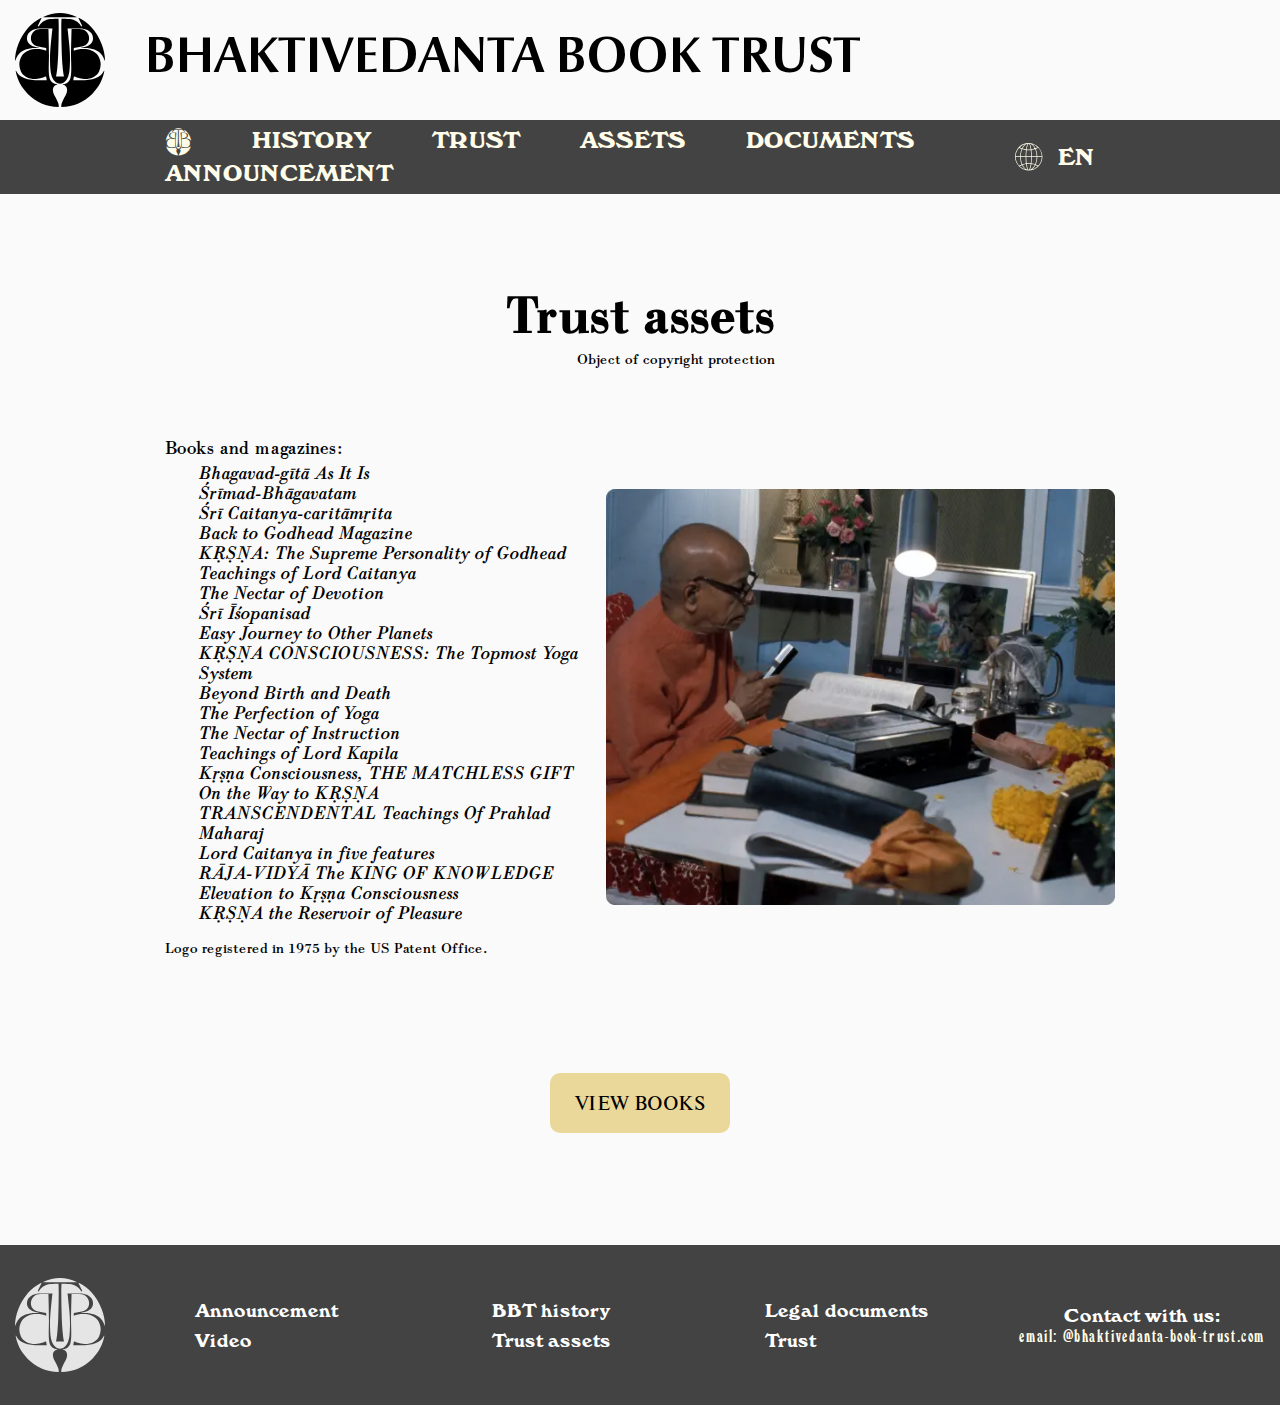
<file: assets.html>
<!DOCTYPE html>
<html lang="en">
  <head>
    <title>Bhaktivedanta Book Trust assets</title>
    <meta charset="UTF-8" />
    <meta name="format-detection" content="telephone=no" />
    <link rel="stylesheet" href="./css/style.css" />
    <link rel="icon" href="./img/favicon.svg" type=" image/svg+xml" />
    <!--link rel="shortcut icon" href="favicon.ico"-->
    <!-- <meta name="robots" content="noindex, nofollow"> -->
    <meta name="viewport" content="width=device-width, initial-scale=1.0" />
    <meta
      name="keywords"
      content="Bhaktivedanta Book Trust assets (Bhagavad-gītā As It Is, Śrīmad-Bhāgavatam, Śrī Caitanya-caritāmṛita, Back to Godhead Magazine, KṚṢṆA: The Supreme Personality of Godhead, Teachings of Lord Caitanya, The Nectar of Devotion, Śrī Īśopanisad, Easy Journey to Other Planets, KṚṢṆA CONSCIOUSNESS: The Topmost Yoga System, Beyond Birth and Death, The Perfection of Yoga, The Nectar of Instruction,Teachings of Lord Kapila, Kṛṣṇa Consciousness, THE MATCHLESS GIFT, On the Way to KṚṢṆA, TRANSCENDENTAL Teachings Of Prahlad Maharaj, Lord Caitanya in five features, RĀJA-VIDYĀ The KING OF KNOWLEDGE, Elevation to Kṛṣṇa Consciousness)"
    />
    <meta
      name="description"
      content="Bhaktivedanta Book Trust assets (Object of copyright protection.) Books and magazines: Bhagavad-gītā As It Is, Śrīmad-Bhāgavatam, Śrī Caitanya-caritāmṛita, Back to Godhead Magazine, KṚṢṆA: The Supreme Personality of Godhead, Teachings of Lord Caitanya, The Nectar of Devotion, Śrī Īśopanisad, Easy Journey to Other Planets, KṚṢṆA CONSCIOUSNESS: The Topmost Yoga System, Beyond Birth and Death, The Perfection of Yoga, The Nectar of Instruction,Teachings of Lord Kapila, Kṛṣṇa Consciousness, THE MATCHLESS GIFT, On the Way to KṚṢṆA, TRANSCENDENTAL Teachings Of Prahlad Maharaj, Lord Caitanya in five features, RĀJA-VIDYĀ The KING OF KNOWLEDGE, Elevation to Kṛṣṇa Consciousness"
    />

    <meta property="og:title" content="Bhaktivedanta Book Trust assets" />
    <meta property="og:site_name" content="bhaktivedanta-book-trust.com" />
    <meta property="og:url" content="/assets.html" />
    <meta
      property="og:description"
      content="Bhaktivedanta Book Trust assets (Object of copyright protection.) Books and magazines: Bhagavad-gītā As It Is, Śrīmad-Bhāgavatam, Śrī Caitanya-caritāmṛita, Back to Godhead Magazine, KṚṢṆA: The Supreme Personality of Godhead, Teachings of Lord Caitanya, The Nectar of Devotion, Śrī Īśopanisad, Easy Journey to Other Planets, KṚṢṆA CONSCIOUSNESS: The Topmost Yoga System, Beyond Birth and Death, The Perfection of Yoga, The Nectar of Instruction,Teachings of Lord Kapila, Kṛṣṇa Consciousness, THE MATCHLESS GIFT, On the Way to KṚṢṆA, TRANSCENDENTAL Teachings Of Prahlad Maharaj, Lord Caitanya in five features, RĀJA-VIDYĀ The KING OF KNOWLEDGE, Elevation to Kṛṣṇa Consciousness"
    />
    <meta property="og:image" content="./img/meta/preview-assets.jpg" />
    <meta property="og:image:width" content="968" />
    <meta property="og:image:height" content="504" />

    <script defer src="./js/counter3.js"></script>
    <script defer type="module" src="./js/app.js"></script>
  </head>

  <body>
    <div class="wrapper" data-sticky>
      <header class="header">
        <div class="header__upper-line">
          <div class="header__upper-container">
            <div class="header__logo logo">
              <img
                class="logo__icon"
                src="./img/top-logo.svg"
                alt="Bhaktivedanta book trust logotype"
              />
              <span class="logo__description">BHAKTIVEDANTA BOOK TRUST</span>
            </div>
          </div>
        </div>
        <div class="header__lower-line" data-sticky-item>
          <div class="header__container">
            <div class="header__menu menu">
              <button type="button" class="menu__icon icon-menu">
                <span></span>
              </button>
              <nav class="menu__body">
                <ul class="menu__list">
                  <li class="menu__item">
                    <a
                      href="index.html"
                      class="menu__link"
                      data-language="menu_1"
                      >℗</a
                    >
                  </li>
                  <li class="menu__item">
                    <a
                      href="history.html"
                      class="menu__link"
                      data-language="menu_2"
                      >HISTORY</a
                    >
                  </li>
                  <li class="menu__item">
                    <a
                      href="trust.html"
                      class="menu__link"
                      data-language="menu_3"
                      >TRUST</a
                    >
                  </li>
                  <li class="menu__item">
                    <a
                      href="assets.html"
                      class="menu__link"
                      data-language="menu_6"
                      >ASSETS</a
                    >
                  </li>
                  <li class="menu__item">
                    <a
                      href="documents.html"
                      class="menu__link"
                      data-language="menu_7"
                      >DOCUMENTS</a
                    >
                  </li>
                  <!--li class="menu__item"><a target="_blank" href="https://www.youtube.com/@Bhaktivedanta-Book-Trust" onclick="GoToPage(lastpath + '>goto#' + href); return true;" class="menu__link" data-language="menu_4">VIDEO</a></li-->
                  <li class="menu__item">
                    <a
                      href="announcement.html"
                      class="menu__link"
                      data-language="menu_5"
                      >ANNOUNCEMENT</a
                    >
                  </li>
                </ul>
              </nav>
            </div>
            <div class="header__laguage">
              <img
                class="header__language-icon"
                src="./img/globus.svg"
                alt=""
                aria-hidden="true"
              />
              <select data-select name="form[]" class="form">
                <option value="en">EN</option>
                <option value="ru">RU</option>
              </select>
            </div>
          </div>
        </div>
      </header>
      <main class="page">
        <section class="page__assets assets">
          <div class="assets__container">
            <div class="assets__header">
              <h1 class="assets__title" data-language="assetsTitle">
                Trust assets
              </h1>
              <div
                class="assets__description"
                data-language="assetsDescription"
              >
                Object of copyright protection
              </div>
            </div>
            <div class="assets__body">
              <div class="assets__content">
                <p data-language="assetsItem_0">Books and magazines:</p>
                <div class="assets__text__margin">
                  <p data-language="assetsItem_1">
                    <a href="Bhagavad-gita_As_It_Is.html" data-id="1"
                      >Bhagavad-gītā As It Is</a
                    >
                    <br />
                    <a href="Srimad-Bhagavatam.html" data-id="2"
                      >Śrīmad-Bhāgavatam</a
                    >
                    <br />
                    <a href="Sri_Caitanya-caritamrita.html" data-id="3"
                      >Śrī Caitanya-caritāmṛita</a
                    >
                    <br />
                    <a href="#" data-id="99">Back to Godhead Magazine</a> <br />
                    <a
                      href="KRSNA_The_Supreme_Personality_of_Godhead.html"
                      data-id="4"
                      >KṚṢṆA: The Supreme Personality of Godhead</a
                    >
                    <br />
                    <a href="Teachings_of_Lord_Caitanya.html" data-id="5"
                      >Teachings of Lord Caitanya</a
                    >
                    <br />
                    <a href="The_Nectar_of_Devotion.html" data-id="6"
                      >The Nectar of Devotion</a
                    >
                    <br />
                    <a href="Sri_Isopanisad.html" data-id="7">Śrī Īśopanisad</a>
                    <br />
                    <a href="Easy_Journey_to_Other_Planets.html" data-id="8"
                      >Easy Journey to Other Planets</a
                    >
                    <br />
                    <a
                      href="KRSNA_CONSCIOUSNESS_The_Topmost_Yoga_System.html"
                      data-id="9"
                      >KṚṢṆA CONSCIOUSNESS: The Topmost Yoga System</a
                    >
                    <br />
                    <a href="Beyond_Birth_and_Death.html" data-id="10"
                      >Beyond Birth and Death</a
                    >
                    <br />
                    <a href="The_Perfection_of_Yoga.html" data-id="11"
                      >The Perfection of Yoga</a
                    >
                    <br />
                    <a href="The_Nectar_of_Instruction.html" data-id="12"
                      >The Nectar of Instruction</a
                    >
                    <br />
                    <a href="Teachings_of_Lord_Kapila.html" data-id="13"
                      >Teachings of Lord Kapila</a
                    >
                    <br />
                    <a
                      href="Krsna_Consciousness_THE_MATCHLESS_GIFT.html"
                      data-id="14"
                      >Kṛṣṇa Consciousness, THE MATCHLESS GIFT</a
                    >
                    <br />
                    <a href="On_the_Way_to_KRSNA.html" data-id="15"
                      >On the Way to KṚṢṆA</a
                    >
                    <br />
                    <a
                      href="TRANSCENDENTAL_Teachings_Of_Prahlad_Maharaj.html"
                      data-id="16"
                      >TRANSCENDENTAL Teachings Of Prahlad Maharaj</a
                    >
                    <br />
                    <a href="Lord_Caitanya_in_Five_Features.html" data-id="17"
                      >Lord Caitanya in five features</a
                    >
                    <br />
                    <a href="RAJA-VIDYA_The_King_of_Knowledge.html" data-id="18"
                      >RĀJA-VIDYĀ The KING OF KNOWLEDGE</a
                    >
                    <br />
                    <a href="Elevation_to_Krsna_Consciousness.html" data-id="19"
                      >Elevation to Kṛṣṇa Consciousness</a
                    >
                    <br />
                    <a href="#" data-id="20">KṚṢṆA the Reservoir of Pleasure</a>
                  </p>
                </div>
                <p data-language="assetsItem_2">
                  Logo registered in 1975 by the US Patent Office.
                </p>
              </div>
              <div class="assets__image-box">
                <picture
                  ><source srcset="./img/assets/image.webp" type="image/webp" />
                  <img
                    src="./img/assets/image.jpg"
                    alt="Trust assets"
                    class="assets__image"
                /></picture>
              </div>
            </div>
            <button class="assets__button">
              <span data-language="assetsButton">VIEW BOOKS</span>
            </button>
            <div class="assets__books books">
              <ul class="books__list">
                <li class="books__item" data-book-id="1">
                  <div class="books__header">
                    <h2 class="books__title">Bhagavad-gītā As It Is</h2>
                  </div>
                  <ul class="books__inner-list">
                    <li class="books__inner-item">
                      <a href="Bhagavad-gita_As_It_Is.html">
                        <picture
                          ><source
                            srcset="
                              ./img/assets/Bhagavad-gita_As_It_Is/1/Bhagavad-gita_As_It_Is.2ndEd.1972/01_sm.jpg
                            "
                            type="image/jpeg" />
                          <img
                            data-popcorn
                            src="./img/assets/Bhagavad-gita_As_It_Is/1/Bhagavad-gita_As_It_Is.2ndEd.1972/01_sm.jpg"
                            alt="Bhagavad-gītā As It Is"
                            class="books__img"
                        /></picture>
                        <span class="books__descr"></span>
                      </a>
                      <div
                        data-tooltip
                        class="books__tooltip"
                        style="--count: 2"
                      >
                        <!-- Здесь прописать количество колонок -->
                        <a
                          href="Bhagavad-gita_As_It_Is.html"
                          class="books__tooltip-image"
                          ><picture
                            ><source
                              srcset="
                                ./img/assets/Bhagavad-gita_As_It_Is/1/Bhagavad-gita_As_It_Is.1stEd.1968/01_sm.jpg
                              "
                              type="image/jpeg" />
                            <img
                              class="books__tooltip-img"
                              src="./img/assets/Bhagavad-gita_As_It_Is/1/Bhagavad-gita_As_It_Is.1stEd.1968/01_sm.jpg"
                              alt="" /></picture
                        ></a>
                        <a
                          href="Bhagavad-gita_As_It_Is.html"
                          class="books__tooltip-image"
                          ><picture
                            ><source
                              srcset="
                                ./img/assets/Bhagavad-gita_As_It_Is/1/Bhagavad-gita_As_It_Is.2ndEd.1972/01_sm.jpg
                              "
                              type="image/jpeg" />
                            <img
                              class="books__tooltip-img"
                              src="./img/assets/Bhagavad-gita_As_It_Is/1/Bhagavad-gita_As_It_Is.2ndEd.1972/01_sm.jpg"
                              alt="" /></picture
                        ></a>
                      </div>
                    </li>
                  </ul>
                </li>

                <li class="books__item" data-book-id="2">
                  <div class="books__header">
                    <h2 class="books__title">Śrīmad-Bhāgavatam</h2>
                  </div>
                  <ul class="books__inner-list">
                    <li class="books__inner-item">
                      <a
                        data-popcorn
                        class="books__link"
                        href="Srimad-Bhagavatam.html"
                        ><picture
                          ><source
                            srcset="
                              ./img/assets/Srimad-Bhagavatam/1/Srimad-Bhagavatam.1stCanto_Pt1chap1-7.2ndEd.1972/01_sm.jpg
                            "
                            type="image/jpeg" />
                          <img
                            src="./img/assets/Srimad-Bhagavatam/1/Srimad-Bhagavatam.1stCanto_Pt1chap1-7.2ndEd.1972/01_sm.jpg"
                            alt="Śrīmad-Bhāgavatam"
                            class="books__img" /></picture
                      ></a>
                      <a href="Srimad-Bhagavatam.html"
                        ><span class="books__descr">First Canto</span></a
                      >
                      <div
                        data-tooltip
                        class="books__tooltip"
                        style="--count: 3"
                      >
                        <!-- Здесь прописать количество колонок -->
                        <a
                          href="Srimad-Bhagavatam.html"
                          class="books__tooltip-image"
                          ><picture
                            ><source
                              srcset="
                                ./img/assets/Srimad-Bhagavatam/1/Srimad-Bhagavatam.1stCanto_Pt1chap1-7.1stEd.1962/01_sm.jpg
                              "
                              type="image/jpeg" />
                            <img
                              class="books__tooltip-img"
                              src="./img/assets/Srimad-Bhagavatam/1/Srimad-Bhagavatam.1stCanto_Pt1chap1-7.1stEd.1962/01_sm.jpg"
                              alt="" /></picture
                        ></a>
                        <a
                          href="Srimad-Bhagavatam.html"
                          class="books__tooltip-image"
                          ><picture
                            ><source
                              srcset="
                                ./img/assets/Srimad-Bhagavatam/1/Srimad-Bhagavatam.1stCanto_Pt2chap8-12.1stEd.1964/01_sm.jpg
                              "
                              type="image/jpeg" />
                            <img
                              class="books__tooltip-img"
                              src="./img/assets/Srimad-Bhagavatam/1/Srimad-Bhagavatam.1stCanto_Pt2chap8-12.1stEd.1964/01_sm.jpg"
                              alt="" /></picture
                        ></a>
                        <a
                          href="Srimad-Bhagavatam.html"
                          class="books__tooltip-image"
                          ><picture
                            ><source
                              srcset="
                                ./img/assets/Srimad-Bhagavatam/1/Srimad-Bhagavatam.1stCanto_Pt3chap13-19.1stEd.1965/01_sm.jpg
                              "
                              type="image/jpeg" />
                            <img
                              class="books__tooltip-img"
                              src="./img/assets/Srimad-Bhagavatam/1/Srimad-Bhagavatam.1stCanto_Pt3chap13-19.1stEd.1965/01_sm.jpg"
                              alt="" /></picture
                        ></a>
                        <a
                          href="Srimad-Bhagavatam.html"
                          class="books__tooltip-image"
                          ><picture
                            ><source
                              srcset="
                                ./img/assets/Srimad-Bhagavatam/1/Srimad-Bhagavatam.1stCanto_Pt1chap1-7.2ndEd.1972/01_sm.jpg
                              "
                              type="image/jpeg" />
                            <img
                              class="books__tooltip-img"
                              src="./img/assets/Srimad-Bhagavatam/1/Srimad-Bhagavatam.1stCanto_Pt1chap1-7.2ndEd.1972/01_sm.jpg"
                              alt="" /></picture
                        ></a>
                        <a
                          href="Srimad-Bhagavatam.html"
                          class="books__tooltip-image"
                          ><picture
                            ><source
                              srcset="
                                ./img/assets/Srimad-Bhagavatam/1/Srimad-Bhagavatam.1stCanto_Pt2chap8-12.2ndEd.1972/01_sm.jpg
                              "
                              type="image/jpeg" />
                            <img
                              class="books__tooltip-img"
                              src="./img/assets/Srimad-Bhagavatam/1/Srimad-Bhagavatam.1stCanto_Pt2chap8-12.2ndEd.1972/01_sm.jpg"
                              alt="" /></picture
                        ></a>
                        <a
                          href="Srimad-Bhagavatam.html"
                          class="books__tooltip-image"
                          ><picture
                            ><source
                              srcset="
                                ./img/assets/Srimad-Bhagavatam/1/Srimad-Bhagavatam.1stCanto_Pt3chap13-19.2ndEd.1972/01_sm.jpg
                              "
                              type="image/jpeg" />
                            <img
                              class="books__tooltip-img"
                              src="./img/assets/Srimad-Bhagavatam/1/Srimad-Bhagavatam.1stCanto_Pt3chap13-19.2ndEd.1972/01_sm.jpg"
                              alt="" /></picture
                        ></a>
                      </div>
                    </li>
                    <li class="books__inner-item">
                      <a
                        data-popcorn
                        class="books__link"
                        href="Srimad-Bhagavatam.html"
                        ><picture
                          ><source
                            srcset="
                              ./img/assets/Srimad-Bhagavatam/2/Srimad-Bhagavatam.2ndCanto_Pt1chap1-6.1stEd.1972/01_sm.jpg
                            "
                            type="image/jpeg" />
                          <img
                            src="./img/assets/Srimad-Bhagavatam/2/Srimad-Bhagavatam.2ndCanto_Pt1chap1-6.1stEd.1972/01_sm.jpg"
                            alt="Śrīmad-Bhāgavatam"
                            class="books__img" /></picture
                      ></a>
                      <a href="Srimad-Bhagavatam.html"
                        ><span class="books__descr">Second Canto</span></a
                      >
                      <div
                        data-tooltip
                        class="books__tooltip"
                        style="--count: 2"
                      >
                        <!-- Здесь прописать количество колонок -->
                        <a
                          href="Srimad-Bhagavatam.html"
                          class="books__tooltip-image"
                          ><picture
                            ><source
                              srcset="
                                ./img/assets/Srimad-Bhagavatam/2/Srimad-Bhagavatam.2ndCanto_Pt1chap1-6.1stEd.1972/01_sm.jpg
                              "
                              type="image/jpeg" />
                            <img
                              class="books__tooltip-img"
                              src="./img/assets/Srimad-Bhagavatam/2/Srimad-Bhagavatam.2ndCanto_Pt1chap1-6.1stEd.1972/01_sm.jpg"
                              alt="" /></picture
                        ></a>
                        <a
                          href="Srimad-Bhagavatam.html"
                          class="books__tooltip-image"
                          ><picture
                            ><source
                              srcset="
                                ./img/assets/Srimad-Bhagavatam/2/Srimad-Bhagavatam.2ndCanto_Pt2chap7-10.1stEd.1972/01_sm.jpg
                              "
                              type="image/jpeg" />
                            <img
                              class="books__tooltip-img"
                              src="./img/assets/Srimad-Bhagavatam/2/Srimad-Bhagavatam.2ndCanto_Pt2chap7-10.1stEd.1972/01_sm.jpg"
                              alt="" /></picture
                        ></a>
                      </div>
                    </li>
                    <li class="books__inner-item">
                      <a
                        data-popcorn
                        class="books__link"
                        href="Srimad-Bhagavatam.html"
                        ><picture
                          ><source
                            srcset="
                              ./img/assets/Srimad-Bhagavatam/3/Srimad-Bhagavatam.3rdCanto_Pt1chap1-8.1stEd.1972/01_sm.jpg
                            "
                            type="image/jpeg" />
                          <img
                            src="./img/assets/Srimad-Bhagavatam/3/Srimad-Bhagavatam.3rdCanto_Pt1chap1-8.1stEd.1972/01_sm.jpg"
                            alt="Śrīmad-Bhāgavatam"
                            class="books__img" /></picture
                      ></a>
                      <a href="Srimad-Bhagavatam.html"
                        ><span class="books__descr">Third Canto</span></a
                      >
                      <div
                        data-tooltip
                        class="books__tooltip"
                        style="--count: 4"
                      >
                        <!-- Здесь прописать количество колонок -->
                        <a
                          href="Srimad-Bhagavatam.html"
                          class="books__tooltip-image"
                          ><picture
                            ><source
                              srcset="
                                ./img/assets/Srimad-Bhagavatam/3/Srimad-Bhagavatam.3rdCanto_Pt1chap1-8.1stEd.1972/01_sm.jpg
                              "
                              type="image/jpeg" />
                            <img
                              class="books__tooltip-img"
                              src="./img/assets/Srimad-Bhagavatam/3/Srimad-Bhagavatam.3rdCanto_Pt1chap1-8.1stEd.1972/01_sm.jpg"
                              alt="" /></picture
                        ></a>
                        <a
                          href="Srimad-Bhagavatam.html"
                          class="books__tooltip-image"
                          ><picture
                            ><source
                              srcset="
                                ./img/assets/Srimad-Bhagavatam/3/Srimad-Bhagavatam.3rdCanto_Pt2chap9-16.1stEd.1974/01_sm.jpg
                              "
                              type="image/jpeg" />
                            <img
                              class="books__tooltip-img"
                              src="./img/assets/Srimad-Bhagavatam/3/Srimad-Bhagavatam.3rdCanto_Pt2chap9-16.1stEd.1974/01_sm.jpg"
                              alt="" /></picture
                        ></a>
                        <a
                          href="Srimad-Bhagavatam.html"
                          class="books__tooltip-image"
                          ><picture
                            ><source
                              srcset="
                                ./img/assets/Srimad-Bhagavatam/3/Srimad-Bhagavatam.3rdCanto_Pt3chap17-24.1stEd.1974/01_sm.jpg
                              "
                              type="image/jpeg" />
                            <img
                              class="books__tooltip-img"
                              src="./img/assets/Srimad-Bhagavatam/3/Srimad-Bhagavatam.3rdCanto_Pt3chap17-24.1stEd.1974/01_sm.jpg"
                              alt="" /></picture
                        ></a>
                        <a
                          href="Srimad-Bhagavatam.html"
                          class="books__tooltip-image"
                          ><picture
                            ><source
                              srcset="
                                ./img/assets/Srimad-Bhagavatam/3/Srimad-Bhagavatam.3rdCanto_Pt4chap25-33.1stEd.1974/01_sm.jpg
                              "
                              type="image/jpeg" />
                            <img
                              class="books__tooltip-img"
                              src="./img/assets/Srimad-Bhagavatam/3/Srimad-Bhagavatam.3rdCanto_Pt4chap25-33.1stEd.1974/01_sm.jpg"
                              alt="" /></picture
                        ></a>
                      </div>
                    </li>
                    <li class="books__inner-item">
                      <a
                        data-popcorn
                        class="books__link"
                        href="Srimad-Bhagavatam.html"
                        ><picture
                          ><source
                            srcset="
                              ./img/assets/Srimad-Bhagavatam/4/Srimad-Bhagavatam.4thCanto_Pt1chap1-8.1stEd.1974/01_sm.jpg
                            "
                            type="image/jpeg" />
                          <img
                            src="./img/assets/Srimad-Bhagavatam/4/Srimad-Bhagavatam.4thCanto_Pt1chap1-8.1stEd.1974/01_sm.jpg"
                            alt="Śrīmad-Bhāgavatam"
                            class="books__img" /></picture
                      ></a>
                      <a href="Srimad-Bhagavatam.html"
                        ><span class="books__descr">Fourth Canto</span></a
                      >
                      <div
                        data-tooltip
                        class="books__tooltip"
                        style="--count: 4"
                      >
                        <!-- Здесь прописать количество колонок -->
                        <a
                          href="Srimad-Bhagavatam.html"
                          class="books__tooltip-image"
                          ><picture
                            ><source
                              srcset="
                                ./img/assets/Srimad-Bhagavatam/4/Srimad-Bhagavatam.4thCanto_Pt1chap1-8.1stEd.1974/01_sm.jpg
                              "
                              type="image/jpeg" />
                            <img
                              class="books__tooltip-img"
                              src="./img/assets/Srimad-Bhagavatam/4/Srimad-Bhagavatam.4thCanto_Pt1chap1-8.1stEd.1974/01_sm.jpg"
                              alt="" /></picture
                        ></a>
                        <a
                          href="Srimad-Bhagavatam.html"
                          class="books__tooltip-image"
                          ><picture
                            ><source
                              srcset="
                                ./img/assets/Srimad-Bhagavatam/4/Srimad-Bhagavatam.4thCanto_Pt2chap9-19.1stEd.1974/01_sm.jpg
                              "
                              type="image/jpeg" />
                            <img
                              class="books__tooltip-img"
                              src="./img/assets/Srimad-Bhagavatam/4/Srimad-Bhagavatam.4thCanto_Pt2chap9-19.1stEd.1974/01_sm.jpg"
                              alt="" /></picture
                        ></a>
                        <a
                          href="Srimad-Bhagavatam.html"
                          class="books__tooltip-image"
                          ><picture
                            ><source
                              srcset="
                                ./img/assets/Srimad-Bhagavatam/4/Srimad-Bhagavatam.4thCanto_Pt3chap20-24.1stEd.1974/01_sm.jpg
                              "
                              type="image/jpeg" />
                            <img
                              class="books__tooltip-img"
                              src="./img/assets/Srimad-Bhagavatam/4/Srimad-Bhagavatam.4thCanto_Pt3chap20-24.1stEd.1974/01_sm.jpg"
                              alt="" /></picture
                        ></a>
                        <a
                          href="Srimad-Bhagavatam.html"
                          class="books__tooltip-image"
                          ><picture
                            ><source
                              srcset="
                                ./img/assets/Srimad-Bhagavatam/4/Srimad-Bhagavatam.4thCanto_Pt4chap25-31.1stEd.1974/01_sm.jpg
                              "
                              type="image/jpeg" />
                            <img
                              class="books__tooltip-img"
                              src="./img/assets/Srimad-Bhagavatam/4/Srimad-Bhagavatam.4thCanto_Pt4chap25-31.1stEd.1974/01_sm.jpg"
                              alt="" /></picture
                        ></a>
                      </div>
                    </li>
                    <li class="books__inner-item">
                      <a
                        data-popcorn
                        class="books__link"
                        href="Srimad-Bhagavatam.html"
                        ><picture
                          ><source
                            srcset="
                              ./img/assets/Srimad-Bhagavatam/5/Srimad-Bhagavatam.5thCanto_Pt1chap1-13.1stEd.1975/01_sm.jpg
                            "
                            type="image/jpeg" />
                          <img
                            src="./img/assets/Srimad-Bhagavatam/5/Srimad-Bhagavatam.5thCanto_Pt1chap1-13.1stEd.1975/01_sm.jpg"
                            alt="Śrīmad-Bhāgavatam"
                            class="books__img" /></picture
                      ></a>
                      <a href="Srimad-Bhagavatam.html"
                        ><span class="books__descr">Fifth Canto</span></a
                      >
                      <div
                        data-tooltip
                        class="books__tooltip"
                        style="--count: 2"
                      >
                        <!-- Здесь прописать количество колонок -->
                        <a
                          href="Srimad-Bhagavatam.html"
                          class="books__tooltip-image"
                          ><picture
                            ><source
                              srcset="
                                ./img/assets/Srimad-Bhagavatam/5/Srimad-Bhagavatam.5thCanto_Pt1chap1-13.1stEd.1975/01_sm.jpg
                              "
                              type="image/jpeg" />
                            <img
                              class="books__tooltip-img"
                              src="./img/assets/Srimad-Bhagavatam/5/Srimad-Bhagavatam.5thCanto_Pt1chap1-13.1stEd.1975/01_sm.jpg"
                              alt="" /></picture
                        ></a>
                        <a
                          href="Srimad-Bhagavatam.html"
                          class="books__tooltip-image"
                          ><picture
                            ><source
                              srcset="
                                ./img/assets/Srimad-Bhagavatam/5/Srimad-Bhagavatam.5thCanto_Pt2chap14-26.1stEd.1975/01_sm.jpg
                              "
                              type="image/jpeg" />
                            <img
                              class="books__tooltip-img"
                              src="./img/assets/Srimad-Bhagavatam/5/Srimad-Bhagavatam.5thCanto_Pt2chap14-26.1stEd.1975/01_sm.jpg"
                              alt="" /></picture
                        ></a>
                      </div>
                    </li>
                    <li class="books__inner-item">
                      <a
                        data-popcorn
                        class="books__link"
                        href="Srimad-Bhagavatam.html"
                        ><picture
                          ><source
                            srcset="
                              ./img/assets/Srimad-Bhagavatam/6/Srimad-Bhagavatam.6thCanto_Pt2chap6-13.1stEd.1976/01_sm.jpg
                            "
                            type="image/jpeg" />
                          <img
                            src="./img/assets/Srimad-Bhagavatam/6/Srimad-Bhagavatam.6thCanto_Pt2chap6-13.1stEd.1976/01_sm.jpg"
                            alt="Śrīmad-Bhāgavatam"
                            class="books__img" /></picture
                      ></a>
                      <a href="Srimad-Bhagavatam.html"
                        ><span class="books__descr">Sixth Canto</span></a
                      >
                      <div
                        data-tooltip
                        class="books__tooltip"
                        style="--count: 3"
                      >
                        <!-- Здесь прописать количество колонок -->
                        <a
                          href="Srimad-Bhagavatam.html"
                          class="books__tooltip-image"
                          ><picture
                            ><source
                              srcset="
                                ./img/assets/Srimad-Bhagavatam/6/Srimad-Bhagavatam.6thCanto_Pt1chap1-5.1stEd.1976/01_sm.jpg
                              "
                              type="image/jpeg" />
                            <img
                              class="books__tooltip-img"
                              src="./img/assets/Srimad-Bhagavatam/6/Srimad-Bhagavatam.6thCanto_Pt1chap1-5.1stEd.1976/01_sm.jpg"
                              alt="" /></picture
                        ></a>
                        <a
                          href="Srimad-Bhagavatam.html"
                          class="books__tooltip-image"
                          ><picture
                            ><source
                              srcset="
                                ./img/assets/Srimad-Bhagavatam/6/Srimad-Bhagavatam.6thCanto_Pt2chap6-13.1stEd.1976/01_sm.jpg
                              "
                              type="image/jpeg" />
                            <img
                              class="books__tooltip-img"
                              src="./img/assets/Srimad-Bhagavatam/6/Srimad-Bhagavatam.6thCanto_Pt2chap6-13.1stEd.1976/01_sm.jpg"
                              alt="" /></picture
                        ></a>
                        <a
                          href="Srimad-Bhagavatam.html"
                          class="books__tooltip-image"
                          ><picture
                            ><source
                              srcset="
                                ./img/assets/Srimad-Bhagavatam/6/Srimad-Bhagavatam.6thCanto_Pt3chap14-19.1stEd.1976/01_sm.jpg
                              "
                              type="image/jpeg" />
                            <img
                              class="books__tooltip-img"
                              src="./img/assets/Srimad-Bhagavatam/6/Srimad-Bhagavatam.6thCanto_Pt3chap14-19.1stEd.1976/01_sm.jpg"
                              alt="" /></picture
                        ></a>
                      </div>
                    </li>
                    <li class="books__inner-item">
                      <a
                        data-popcorn
                        class="books__link"
                        href="Srimad-Bhagavatam.html"
                        ><picture
                          ><source
                            srcset="
                              ./img/assets/Srimad-Bhagavatam/7/Srimad-Bhagavatam.7thCanto_Pt1chap1-5.1stEd.1976/01_sm.jpg
                            "
                            type="image/jpeg" />
                          <img
                            src="./img/assets/Srimad-Bhagavatam/7/Srimad-Bhagavatam.7thCanto_Pt1chap1-5.1stEd.1976/01_sm.jpg"
                            alt="Śrīmad-Bhāgavatam"
                            class="books__img" /></picture
                      ></a>
                      <a href="Srimad-Bhagavatam.html"
                        ><span class="books__descr">Seventh Canto</span></a
                      >
                      <div
                        data-tooltip
                        class="books__tooltip"
                        style="--count: 3"
                      >
                        <!-- Здесь прописать количество колонок -->
                        <a
                          href="Srimad-Bhagavatam.html"
                          class="books__tooltip-image"
                          ><picture
                            ><source
                              srcset="
                                ./img/assets/Srimad-Bhagavatam/7/Srimad-Bhagavatam.7thCanto_Pt1chap1-5.1stEd.1976/01_sm.jpg
                              "
                              type="image/jpeg" />
                            <img
                              class="books__tooltip-img"
                              src="./img/assets/Srimad-Bhagavatam/7/Srimad-Bhagavatam.7thCanto_Pt1chap1-5.1stEd.1976/01_sm.jpg"
                              alt="" /></picture
                        ></a>
                        <a
                          href="Srimad-Bhagavatam.html"
                          class="books__tooltip-image"
                          ><picture
                            ><source
                              srcset="
                                ./img/assets/Srimad-Bhagavatam/7/Srimad-Bhagavatam.7thCanto_Pt2chap6-10.1stEd.1976/01_sm.jpg
                              "
                              type="image/jpeg" />
                            <img
                              class="books__tooltip-img"
                              src="./img/assets/Srimad-Bhagavatam/7/Srimad-Bhagavatam.7thCanto_Pt2chap6-10.1stEd.1976/01_sm.jpg"
                              alt="" /></picture
                        ></a>
                        <a
                          href="Srimad-Bhagavatam.html"
                          class="books__tooltip-image"
                          ><picture
                            ><source
                              srcset="
                                ./img/assets/Srimad-Bhagavatam/7/Srimad-Bhagavatam.7thCanto_Pt3chap10-15.1stEd.1976/01_sm.jpg
                              "
                              type="image/jpeg" />
                            <img
                              class="books__tooltip-img"
                              src="./img/assets/Srimad-Bhagavatam/7/Srimad-Bhagavatam.7thCanto_Pt3chap10-15.1stEd.1976/01_sm.jpg"
                              alt="" /></picture
                        ></a>
                      </div>
                    </li>
                    <li class="books__inner-item">
                      <a
                        data-popcorn
                        class="books__link"
                        href="Srimad-Bhagavatam.html"
                        ><picture
                          ><source
                            srcset="
                              ./img/assets/Srimad-Bhagavatam/8/Srimad-Bhagavatam.8thCanto_Pt2chap9-16.1stEd.1976/01_sm.jpg
                            "
                            type="image/jpeg" />
                          <img
                            src="./img/assets/Srimad-Bhagavatam/8/Srimad-Bhagavatam.8thCanto_Pt2chap9-16.1stEd.1976/01_sm.jpg"
                            alt="Śrīmad-Bhāgavatam"
                            class="books__img" /></picture
                      ></a>
                      <a href="Srimad-Bhagavatam.html"
                        ><span class="books__descr">Eight Canto</span></a
                      >
                      <div
                        data-tooltip
                        class="books__tooltip"
                        style="--count: 3"
                      >
                        <!-- Здесь прописать количество колонок -->
                        <a
                          href="Srimad-Bhagavatam.html"
                          class="books__tooltip-image"
                          ><picture
                            ><source
                              srcset="
                                ./img/assets/Srimad-Bhagavatam/8/Srimad-Bhagavatam.8thCanto_Pt1chap1-8.1stEd.1976/01_sm.jpg
                              "
                              type="image/jpeg" />
                            <img
                              class="books__tooltip-img"
                              src="./img/assets/Srimad-Bhagavatam/8/Srimad-Bhagavatam.8thCanto_Pt1chap1-8.1stEd.1976/01_sm.jpg"
                              alt="" /></picture
                        ></a>
                        <a
                          href="Srimad-Bhagavatam.html"
                          class="books__tooltip-image"
                          ><picture
                            ><source
                              srcset="
                                ./img/assets/Srimad-Bhagavatam/8/Srimad-Bhagavatam.8thCanto_Pt2chap9-16.1stEd.1976/01_sm.jpg
                              "
                              type="image/jpeg" />
                            <img
                              class="books__tooltip-img"
                              src="./img/assets/Srimad-Bhagavatam/8/Srimad-Bhagavatam.8thCanto_Pt2chap9-16.1stEd.1976/01_sm.jpg"
                              alt="" /></picture
                        ></a>
                        <a
                          href="Srimad-Bhagavatam.html"
                          class="books__tooltip-image"
                          ><picture
                            ><source
                              srcset="
                                ./img/assets/Srimad-Bhagavatam/8/Srimad-Bhagavatam.8thCanto_Pt3chap17-24.1stEd.1976/01_sm.jpg
                              "
                              type="image/jpeg" />
                            <img
                              class="books__tooltip-img"
                              src="./img/assets/Srimad-Bhagavatam/8/Srimad-Bhagavatam.8thCanto_Pt3chap17-24.1stEd.1976/01_sm.jpg"
                              alt="" /></picture
                        ></a>
                      </div>
                    </li>
                    <li class="books__inner-item">
                      <a
                        data-popcorn
                        class="books__link"
                        href="Srimad-Bhagavatam.html"
                        ><picture
                          ><source
                            srcset="
                              ./img/assets/Srimad-Bhagavatam/9/Srimad-Bhagavatam.9thCanto_Pt1chap1-8.1stEd.1977/01_sm.jpg
                            "
                            type="image/jpeg" />
                          <img
                            src="./img/assets/Srimad-Bhagavatam/9/Srimad-Bhagavatam.9thCanto_Pt1chap1-8.1stEd.1977/01_sm.jpg"
                            alt="Śrīmad-Bhāgavatam"
                            class="books__img" /></picture
                      ></a>
                      <a href="Srimad-Bhagavatam.html"
                        ><span class="books__descr">Ninth Canto</span></a
                      >
                      <div
                        data-tooltip
                        class="books__tooltip"
                        style="--count: 3"
                      >
                        <!-- Здесь прописать количество колонок -->
                        <a
                          href="Srimad-Bhagavatam.html"
                          class="books__tooltip-image"
                          ><picture
                            ><source
                              srcset="
                                ./img/assets/Srimad-Bhagavatam/9/Srimad-Bhagavatam.9thCanto_Pt1chap1-8.1stEd.1977/01_sm.jpg
                              "
                              type="image/jpeg" />
                            <img
                              class="books__tooltip-img"
                              src="./img/assets/Srimad-Bhagavatam/9/Srimad-Bhagavatam.9thCanto_Pt1chap1-8.1stEd.1977/01_sm.jpg"
                              alt="" /></picture
                        ></a>
                        <a
                          href="Srimad-Bhagavatam.html"
                          class="books__tooltip-image"
                          ><picture
                            ><source
                              srcset="
                                ./img/assets/Srimad-Bhagavatam/9/Srimad-Bhagavatam.9thCanto_Pt2chap9-16.1stEd.1977/01_sm.jpg
                              "
                              type="image/jpeg" />
                            <img
                              class="books__tooltip-img"
                              src="./img/assets/Srimad-Bhagavatam/9/Srimad-Bhagavatam.9thCanto_Pt2chap9-16.1stEd.1977/01_sm.jpg"
                              alt="" /></picture
                        ></a>
                        <a
                          href="Srimad-Bhagavatam.html"
                          class="books__tooltip-image"
                          ><picture
                            ><source
                              srcset="
                                ./img/assets/Srimad-Bhagavatam/9/Srimad-Bhagavatam.9thCanto_Pt3chap17-24.1stEd.1977/01_sm.jpg
                              "
                              type="image/jpeg" />
                            <img
                              class="books__tooltip-img"
                              src="./img/assets/Srimad-Bhagavatam/9/Srimad-Bhagavatam.9thCanto_Pt3chap17-24.1stEd.1977/01_sm.jpg"
                              alt="" /></picture
                        ></a>
                      </div>
                    </li>
                    <li class="books__inner-item">
                      <a
                        data-popcorn
                        class="books__link"
                        href="Srimad-Bhagavatam.html"
                        ><picture
                          ><source
                            srcset="
                              ./img/assets/Srimad-Bhagavatam/10/Srimad-Bhagavatam.10thCanto_Pt1chap1-5.1stEd.1977/01_sm.jpg
                            "
                            type="image/jpeg" />
                          <img
                            src="./img/assets/Srimad-Bhagavatam/10/Srimad-Bhagavatam.10thCanto_Pt1chap1-5.1stEd.1977/01_sm.jpg"
                            alt="Śrīmad-Bhāgavatam"
                            class="books__img" /></picture
                      ></a>
                      <a href="Srimad-Bhagavatam.html"
                        ><span class="books__descr">Tenth Canto</span></a
                      >
                      <div
                        data-tooltip
                        class="books__tooltip"
                        style="--count: 3"
                      >
                        <!-- Здесь прописать количество колонок -->
                        <a
                          href="Srimad-Bhagavatam.html"
                          class="books__tooltip-image"
                          ><picture
                            ><source
                              srcset="
                                ./img/assets/Srimad-Bhagavatam/10/Srimad-Bhagavatam.10thCanto_Pt1chap1-5.1stEd.1977/01_sm.jpg
                              "
                              type="image/jpeg" />
                            <img
                              class="books__tooltip-img"
                              src="./img/assets/Srimad-Bhagavatam/10/Srimad-Bhagavatam.10thCanto_Pt1chap1-5.1stEd.1977/01_sm.jpg"
                              alt="" /></picture
                        ></a>
                        <a
                          href="Srimad-Bhagavatam.html"
                          class="books__tooltip-image"
                          ><picture
                            ><source
                              srcset="
                                ./img/assets/Srimad-Bhagavatam/10/Srimad-Bhagavatam.10thCanto_Pt2chap6-12.1stEd.1977/01_sm.jpg
                              "
                              type="image/jpeg" />
                            <img
                              class="books__tooltip-img"
                              src="./img/assets/Srimad-Bhagavatam/10/Srimad-Bhagavatam.10thCanto_Pt2chap6-12.1stEd.1977/01_sm.jpg"
                              alt="" /></picture
                        ></a>
                        <a
                          href="Srimad-Bhagavatam.html"
                          class="books__tooltip-image"
                          ><picture
                            ><source
                              srcset="
                                ./img/assets/Srimad-Bhagavatam/10/Srimad-Bhagavatam.10thCanto_Pt3chap13.1stEd.1980/01_sm.jpg
                              "
                              type="image/jpeg" />
                            <img
                              class="books__tooltip-img"
                              src="./img/assets/Srimad-Bhagavatam/10/Srimad-Bhagavatam.10thCanto_Pt3chap13.1stEd.1980/01_sm.jpg"
                              alt="" /></picture
                        ></a>
                      </div>
                    </li>
                  </ul>
                </li>

                <li class="books__item" data-book-id="3">
                  <div class="books__header">
                    <h2 class="books__title">Śrī Caitanya-caritāmṛita</h2>
                  </div>
                  <ul class="books__inner-list">
                    <li class="books__inner-item">
                      <a href="Sri_Caitanya-caritamrita.html">
                        <picture
                          ><source
                            srcset="
                              ./img/assets/Sri_Caitanya-caritamrita/1/Sri_Caitanya-caritamrita.Adi-lila_Vol1.1stEd.1974/01_sm.jpg
                            "
                            type="image/jpeg" />
                          <img
                            data-popcorn
                            src="./img/assets/Sri_Caitanya-caritamrita/1/Sri_Caitanya-caritamrita.Adi-lila_Vol1.1stEd.1974/01_sm.jpg"
                            alt="Śrī Caitanya-caritāmṛita"
                            class="books__img"
                        /></picture>
                        <span class="books__descr">Ādi-līlā</span>
                      </a>
                      <div
                        data-tooltip
                        class="books__tooltip"
                        style="--count: 3"
                      >
                        <!-- Здесь прописать количество колонок -->
                        <a
                          href="Sri_Caitanya-caritamrita.html"
                          class="books__tooltip-image"
                          ><picture
                            ><source
                              srcset="
                                ./img/assets/Sri_Caitanya-caritamrita/1/Sri_Caitanya-caritamrita.Adi-lila_Vol1.1stEd.1974/01_sm.jpg
                              "
                              type="image/jpeg" />
                            <img
                              class="books__tooltip-img"
                              src="./img/assets/Sri_Caitanya-caritamrita/1/Sri_Caitanya-caritamrita.Adi-lila_Vol1.1stEd.1974/01_sm.jpg"
                              alt="" /></picture
                        ></a>
                        <a
                          href="Sri_Caitanya-caritamrita.html"
                          class="books__tooltip-image"
                          ><picture
                            ><source
                              srcset="
                                ./img/assets/Sri_Caitanya-caritamrita/1/Sri_Caitanya-caritamrita.Adi-lila_Vol2.1stEd.1974/01_sm.jpg
                              "
                              type="image/jpeg" />
                            <img
                              class="books__tooltip-img"
                              src="./img/assets/Sri_Caitanya-caritamrita/1/Sri_Caitanya-caritamrita.Adi-lila_Vol2.1stEd.1974/01_sm.jpg"
                              alt="" /></picture
                        ></a>
                        <a
                          href="Sri_Caitanya-caritamrita.html"
                          class="books__tooltip-image"
                          ><picture
                            ><source
                              srcset="
                                ./img/assets/Sri_Caitanya-caritamrita/1/Sri_Caitanya-caritamrita.Adi-lila_Vol3.1stEd.1974/01_sm.jpg
                              "
                              type="image/jpeg" />
                            <img
                              class="books__tooltip-img"
                              src="./img/assets/Sri_Caitanya-caritamrita/1/Sri_Caitanya-caritamrita.Adi-lila_Vol3.1stEd.1974/01_sm.jpg"
                              alt="" /></picture
                        ></a>
                      </div>
                    </li>
                    <li class="books__inner-item">
                      <a href="Sri_Caitanya-caritamrita.html">
                        <picture
                          ><source
                            srcset="
                              ./img/assets/Sri_Caitanya-caritamrita/2/Sri_Caitanya-caritamrita.Antya-lila_Vol1.1stEd.1975/01_sm.jpg
                            "
                            type="image/jpeg" />
                          <img
                            data-popcorn
                            src="./img/assets/Sri_Caitanya-caritamrita/2/Sri_Caitanya-caritamrita.Antya-lila_Vol1.1stEd.1975/01_sm.jpg"
                            alt="Śrī Caitanya-caritāmṛita"
                            class="books__img"
                        /></picture>
                        <span class="books__descr">Antya-līlā</span>
                      </a>
                      <div
                        data-tooltip
                        class="books__tooltip"
                        style="--count: 5"
                      >
                        <!-- Здесь прописать количество колонок -->
                        <a
                          href="Sri_Caitanya-caritamrita.html"
                          class="books__tooltip-image"
                          ><picture
                            ><source
                              srcset="
                                ./img/assets/Sri_Caitanya-caritamrita/2/Sri_Caitanya-caritamrita.Antya-lila_Vol1.1stEd.1975/01_sm.jpg
                              "
                              type="image/jpeg" />
                            <img
                              class="books__tooltip-img"
                              src="./img/assets/Sri_Caitanya-caritamrita/2/Sri_Caitanya-caritamrita.Antya-lila_Vol1.1stEd.1975/01_sm.jpg"
                              alt="" /></picture
                        ></a>
                        <a
                          href="Sri_Caitanya-caritamrita.html"
                          class="books__tooltip-image"
                          ><picture
                            ><source
                              srcset="
                                ./img/assets/Sri_Caitanya-caritamrita/2/Sri_Caitanya-caritamrita.Antya-lila_Vol2.1stEd.1975/01_sm.jpg
                              "
                              type="image/jpeg" />
                            <img
                              class="books__tooltip-img"
                              src="./img/assets/Sri_Caitanya-caritamrita/2/Sri_Caitanya-caritamrita.Antya-lila_Vol2.1stEd.1975/01_sm.jpg"
                              alt="" /></picture
                        ></a>
                        <a
                          href="Sri_Caitanya-caritamrita.html"
                          class="books__tooltip-image"
                          ><picture
                            ><source
                              srcset="
                                ./img/assets/Sri_Caitanya-caritamrita/2/Sri_Caitanya-caritamrita.Antya-lila_Vol3.1stEd.1975/01_sm.jpg
                              "
                              type="image/jpeg" />
                            <img
                              class="books__tooltip-img"
                              src="./img/assets/Sri_Caitanya-caritamrita/2/Sri_Caitanya-caritamrita.Antya-lila_Vol3.1stEd.1975/01_sm.jpg"
                              alt="" /></picture
                        ></a>
                        <a
                          href="Sri_Caitanya-caritamrita.html"
                          class="books__tooltip-image"
                          ><picture
                            ><source
                              srcset="
                                ./img/assets/Sri_Caitanya-caritamrita/2/Sri_Caitanya-caritamrita.Antya-lila_Vol4.1stEd.1975/01_sm.jpg
                              "
                              type="image/jpeg" />
                            <img
                              class="books__tooltip-img"
                              src="./img/assets/Sri_Caitanya-caritamrita/2/Sri_Caitanya-caritamrita.Antya-lila_Vol4.1stEd.1975/01_sm.jpg"
                              alt="" /></picture
                        ></a>
                        <a
                          href="Sri_Caitanya-caritamrita.html"
                          class="books__tooltip-image"
                          ><picture
                            ><source
                              srcset="
                                ./img/assets/Sri_Caitanya-caritamrita/2/Sri_Caitanya-caritamrita.Antya-lila_Vol5.1stEd.1975/01_sm.jpg
                              "
                              type="image/jpeg" />
                            <img
                              class="books__tooltip-img"
                              src="./img/assets/Sri_Caitanya-caritamrita/2/Sri_Caitanya-caritamrita.Antya-lila_Vol5.1stEd.1975/01_sm.jpg"
                              alt="" /></picture
                        ></a>
                      </div>
                    </li>
                    <li class="books__inner-item">
                      <a href="Sri_Caitanya-caritamrita.html">
                        <picture
                          ><source
                            srcset="
                              ./img/assets/Sri_Caitanya-caritamrita/3/Sri_Caitanya-caritamrita.Madhya-lila_Vol1.1stEd.1975/01_sm.jpg
                            "
                            type="image/jpeg" />
                          <img
                            data-popcorn
                            src="./img/assets/Sri_Caitanya-caritamrita/3/Sri_Caitanya-caritamrita.Madhya-lila_Vol1.1stEd.1975/01_sm.jpg"
                            alt="Śrī Caitanya-caritāmṛita"
                            class="books__img"
                        /></picture>
                        <span class="books__descr">Madhya-līlā</span>
                      </a>
                      <div
                        data-tooltip
                        class="books__tooltip"
                        style="--count: 5"
                      >
                        <!-- Здесь прописать количество колонок -->
                        <a
                          href="Sri_Caitanya-caritamrita.html"
                          class="books__tooltip-image"
                          ><picture
                            ><source
                              srcset="
                                ./img/assets/Sri_Caitanya-caritamrita/3/Sri_Caitanya-caritamrita.Madhya-lila_Vol1.1stEd.1975/01_sm.jpg
                              "
                              type="image/jpeg" />
                            <img
                              class="books__tooltip-img"
                              src="./img/assets/Sri_Caitanya-caritamrita/3/Sri_Caitanya-caritamrita.Madhya-lila_Vol1.1stEd.1975/01_sm.jpg"
                              alt="" /></picture
                        ></a>
                        <a
                          href="Sri_Caitanya-caritamrita.html"
                          class="books__tooltip-image"
                          ><picture
                            ><source
                              srcset="
                                ./img/assets/Sri_Caitanya-caritamrita/3/Sri_Caitanya-caritamrita.Madhya-lila_Vol2.1stEd.1975/01_sm.jpg
                              "
                              type="image/jpeg" />
                            <img
                              class="books__tooltip-img"
                              src="./img/assets/Sri_Caitanya-caritamrita/3/Sri_Caitanya-caritamrita.Madhya-lila_Vol2.1stEd.1975/01_sm.jpg"
                              alt="" /></picture
                        ></a>
                        <a
                          href="Sri_Caitanya-caritamrita.html"
                          class="books__tooltip-image"
                          ><picture
                            ><source
                              srcset="
                                ./img/assets/Sri_Caitanya-caritamrita/3/Sri_Caitanya-caritamrita.Madhya-lila_Vol3.1stEd.1975/01_sm.jpg
                              "
                              type="image/jpeg" />
                            <img
                              class="books__tooltip-img"
                              src="./img/assets/Sri_Caitanya-caritamrita/3/Sri_Caitanya-caritamrita.Madhya-lila_Vol3.1stEd.1975/01_sm.jpg"
                              alt="" /></picture
                        ></a>
                        <a
                          href="Sri_Caitanya-caritamrita.html"
                          class="books__tooltip-image"
                          ><picture
                            ><source
                              srcset="
                                ./img/assets/Sri_Caitanya-caritamrita/3/Sri_Caitanya-caritamrita.Madhya-lila_Vol4.1stEd.1975/01_sm.jpg
                              "
                              type="image/jpeg" />
                            <img
                              class="books__tooltip-img"
                              src="./img/assets/Sri_Caitanya-caritamrita/3/Sri_Caitanya-caritamrita.Madhya-lila_Vol4.1stEd.1975/01_sm.jpg"
                              alt="" /></picture
                        ></a>
                        <a
                          href="Sri_Caitanya-caritamrita.html"
                          class="books__tooltip-image"
                          ><picture
                            ><source
                              srcset="
                                ./img/assets/Sri_Caitanya-caritamrita/3/Sri_Caitanya-caritamrita.Madhya-lila_Vol5.1stEd.1975/01_sm.jpg
                              "
                              type="image/jpeg" />
                            <img
                              class="books__tooltip-img"
                              src="./img/assets/Sri_Caitanya-caritamrita/3/Sri_Caitanya-caritamrita.Madhya-lila_Vol5.1stEd.1975/01_sm.jpg"
                              alt="" /></picture
                        ></a>
                        <a
                          href="Sri_Caitanya-caritamrita.html"
                          class="books__tooltip-image"
                          ><picture
                            ><source
                              srcset="
                                ./img/assets/Sri_Caitanya-caritamrita/3/Sri_Caitanya-caritamrita.Madhya-lila_Vol6.1stEd.1975/01_sm.jpg
                              "
                              type="image/jpeg" />
                            <img
                              class="books__tooltip-img"
                              src="./img/assets/Sri_Caitanya-caritamrita/3/Sri_Caitanya-caritamrita.Madhya-lila_Vol6.1stEd.1975/01_sm.jpg"
                              alt="" /></picture
                        ></a>
                        <a
                          href="Sri_Caitanya-caritamrita.html"
                          class="books__tooltip-image"
                          ><picture
                            ><source
                              srcset="
                                ./img/assets/Sri_Caitanya-caritamrita/3/Sri_Caitanya-caritamrita.Madhya-lila_Vol7.1stEd.1975/01_sm.jpg
                              "
                              type="image/jpeg" />
                            <img
                              class="books__tooltip-img"
                              src="./img/assets/Sri_Caitanya-caritamrita/3/Sri_Caitanya-caritamrita.Madhya-lila_Vol7.1stEd.1975/01_sm.jpg"
                              alt="" /></picture
                        ></a>
                        <a
                          href="Sri_Caitanya-caritamrita.html"
                          class="books__tooltip-image"
                          ><picture
                            ><source
                              srcset="
                                ./img/assets/Sri_Caitanya-caritamrita/3/Sri_Caitanya-caritamrita.Madhya-lila_Vol8.1stEd.1975/01_sm.jpg
                              "
                              type="image/jpeg" />
                            <img
                              class="books__tooltip-img"
                              src="./img/assets/Sri_Caitanya-caritamrita/3/Sri_Caitanya-caritamrita.Madhya-lila_Vol8.1stEd.1975/01_sm.jpg"
                              alt="" /></picture
                        ></a>
                        <a
                          href="Sri_Caitanya-caritamrita.html"
                          class="books__tooltip-image"
                          ><picture
                            ><source
                              srcset="
                                ./img/assets/Sri_Caitanya-caritamrita/3/Sri_Caitanya-caritamrita.Madhya-lila_Vol9.1stEd.1975/01_sm.jpg
                              "
                              type="image/jpeg" />
                            <img
                              class="books__tooltip-img"
                              src="./img/assets/Sri_Caitanya-caritamrita/3/Sri_Caitanya-caritamrita.Madhya-lila_Vol9.1stEd.1975/01_sm.jpg"
                              alt="" /></picture
                        ></a>
                      </div>
                    </li>
                  </ul>
                </li>

                <li class="books__item" data-book-id="4">
                  <div class="books__header">
                    <h2 class="books__title">KṚṢṆA</h2>
                    <h3 class="books__subtitle">
                      The Supreme Personality of Godheads
                    </h3>
                  </div>
                  <ul class="books__inner-list">
                    <li class="books__inner-item">
                      <a
                        data-popcorn
                        class="books__link"
                        href="KRSNA_The_Supreme_Personality_of_Godhead.html"
                        ><picture
                          ><source
                            srcset="
                              ./img/assets/KRSNA_The_Supreme_Personality_of_Godhead/1/KRSNA_The_Supreme_Personality_of_Godhead.Vol1.1stEd.1970/01_sm.jpg
                            "
                            type="image/jpeg" />
                          <img
                            src="./img/assets/KRSNA_The_Supreme_Personality_of_Godhead/1/KRSNA_The_Supreme_Personality_of_Godhead.Vol1.1stEd.1970/01_sm.jpg"
                            alt="KṚṢṆA, The Supreme Personality of Godhead"
                            class="books__img" /></picture
                      ></a>
                      <a href="KRSNA_The_Supreme_Personality_of_Godhead.html"
                        ><span class="books__descr"></span
                      ></a>
                      <div
                        data-tooltip
                        class="books__tooltip"
                        style="--count: 5"
                      >
                        <!-- Здесь прописать количество колонок -->
                        <a
                          href="KRSNA_The_Supreme_Personality_of_Godhead.html"
                          class="books__tooltip-image"
                          ><picture
                            ><source
                              srcset="
                                ./img/assets/KRSNA_The_Supreme_Personality_of_Godhead/1/KRSNA_The_Supreme_Personality_of_Godhead.Vol1.1stEd.1970/01_sm.jpg
                              "
                              type="image/jpeg" />
                            <img
                              class="books__tooltip-img"
                              src="./img/assets/KRSNA_The_Supreme_Personality_of_Godhead/1/KRSNA_The_Supreme_Personality_of_Godhead.Vol1.1stEd.1970/01_sm.jpg"
                              alt="" /></picture
                        ></a>
                        <a
                          href="KRSNA_The_Supreme_Personality_of_Godhead.html"
                          class="books__tooltip-image"
                          ><picture
                            ><source
                              srcset="
                                ./img/assets/KRSNA_The_Supreme_Personality_of_Godhead/1/KRSNA_The_Supreme_Personality_of_Godhead.Vol2.1stEd.1970/01_sm.jpg
                              "
                              type="image/jpeg" />
                            <img
                              class="books__tooltip-img"
                              src="./img/assets/KRSNA_The_Supreme_Personality_of_Godhead/1/KRSNA_The_Supreme_Personality_of_Godhead.Vol2.1stEd.1970/01_sm.jpg"
                              alt="" /></picture
                        ></a>
                        <a
                          href="KRSNA_The_Supreme_Personality_of_Godhead.html"
                          class="books__tooltip-image"
                          ><picture
                            ><source
                              srcset="
                                ./img/assets/KRSNA_The_Supreme_Personality_of_Godhead/1/KRSNA_The_Supreme_Personality_of_Godhead.Vol1_of_3.1stEd.1970/01_sm.jpg
                              "
                              type="image/jpeg" />
                            <img
                              class="books__tooltip-img"
                              src="./img/assets/KRSNA_The_Supreme_Personality_of_Godhead/1/KRSNA_The_Supreme_Personality_of_Godhead.Vol1_of_3.1stEd.1970/01_sm.jpg"
                              alt="" /></picture
                        ></a>
                        <a
                          href="KRSNA_The_Supreme_Personality_of_Godhead.html"
                          class="books__tooltip-image"
                          ><picture
                            ><source
                              srcset="
                                ./img/assets/KRSNA_The_Supreme_Personality_of_Godhead/1/KRSNA_The_Supreme_Personality_of_Godhead.Vol2_of_3.1stEd.1970/01_sm.jpg
                              "
                              type="image/jpeg" />
                            <img
                              class="books__tooltip-img"
                              src="./img/assets/KRSNA_The_Supreme_Personality_of_Godhead/1/KRSNA_The_Supreme_Personality_of_Godhead.Vol2_of_3.1stEd.1970/01_sm.jpg"
                              alt="" /></picture
                        ></a>
                        <a
                          href="KRSNA_The_Supreme_Personality_of_Godhead.html"
                          class="books__tooltip-image"
                          ><picture
                            ><source
                              srcset="
                                ./img/assets/KRSNA_The_Supreme_Personality_of_Godhead/1/KRSNA_The_Supreme_Personality_of_Godhead.Vol3_of_3.1stEd.1970/01_sm.jpg
                              "
                              type="image/jpeg" />
                            <img
                              class="books__tooltip-img"
                              src="./img/assets/KRSNA_The_Supreme_Personality_of_Godhead/1/KRSNA_The_Supreme_Personality_of_Godhead.Vol3_of_3.1stEd.1970/01_sm.jpg"
                              alt="" /></picture
                        ></a>
                      </div>
                    </li>
                  </ul>
                </li>

                <li class="books__item" data-book-id="5">
                  <div class="books__header">
                    <h2 class="books__title">
                      Teachings of<br />
                      Lord Caitanya
                    </h2>
                  </div>
                  <ul class="books__inner-list">
                    <li class="books__inner-item">
                      <a
                        data-popcorn
                        class="books__link"
                        href="Teachings_of_Lord_Caitanya.html"
                        ><picture
                          ><source
                            srcset="
                              ./img/assets/Teachings_of_Lord_Caitanya/1/Teachings_of_Lord_Caitanya.1stEd.1968/01_sm.jpg
                            "
                            type="image/jpeg" />
                          <img
                            src="./img/assets/Teachings_of_Lord_Caitanya/1/Teachings_of_Lord_Caitanya.1stEd.1968/01_sm.jpg"
                            alt="Teachings of Lord Caitanya"
                            class="books__img" /></picture
                      ></a>
                      <a href="Teachings_of_Lord_Caitanya.html"
                        ><span class="books__descr"></span
                      ></a>
                      <div
                        data-tooltip
                        class="books__tooltip"
                        style="--count: 2"
                      >
                        <!-- Здесь прописать количество колонок -->
                        <a
                          href="Teachings_of_Lord_Caitanya.html"
                          class="books__tooltip-image"
                          ><picture
                            ><source
                              srcset="
                                ./img/assets/Teachings_of_Lord_Caitanya/1/Teachings_of_Lord_Caitanya.1stEd.1968/01_sm.jpg
                              "
                              type="image/jpeg" />
                            <img
                              class="books__tooltip-img"
                              src="./img/assets/Teachings_of_Lord_Caitanya/1/Teachings_of_Lord_Caitanya.1stEd.1968/01_sm.jpg"
                              alt="" /></picture
                        ></a>
                        <a
                          href="Teachings_of_Lord_Caitanya.html"
                          class="books__tooltip-image"
                          ><picture
                            ><source
                              srcset="
                                ./img/assets/Teachings_of_Lord_Caitanya/1/Teachings_of_Lord_Caitanya.2ndEd.1974/01_sm.jpg
                              "
                              type="image/jpeg" />
                            <img
                              class="books__tooltip-img"
                              src="./img/assets/Teachings_of_Lord_Caitanya/1/Teachings_of_Lord_Caitanya.2ndEd.1974/01_sm.jpg"
                              alt="" /></picture
                        ></a>
                      </div>
                    </li>
                  </ul>
                </li>

                <li class="books__item" data-book-id="6">
                  <div class="books__header">
                    <h2 class="books__title">The Nectar of Devotion</h2>
                  </div>
                  <ul class="books__inner-list">
                    <li class="books__inner-item">
                      <a
                        data-popcorn
                        class="books__link"
                        href="The_Nectar_of_Devotion.html"
                        ><picture
                          ><source
                            srcset="
                              ./img/assets/The_Nectar_of_Devotion/1/The_Nectar_of_Devotion.1stEd.1970/01_sm.jpg
                            "
                            type="image/jpeg" />
                          <img
                            src="./img/assets/The_Nectar_of_Devotion/1/The_Nectar_of_Devotion.1stEd.1970/01_sm.jpg"
                            alt="The Nectar of Devotion"
                            class="books__img" /></picture
                      ></a>
                      <a href="The_Nectar_of_Devotion.html"
                        ><span class="books__descr"></span
                      ></a>
                      <div
                        data-tooltip
                        class="books__tooltip"
                        style="--count: 1"
                      >
                        <!-- Здесь прописать количество колонок -->
                        <a
                          href="The_Nectar_of_Devotion.html"
                          class="books__tooltip-image"
                          ><picture
                            ><source
                              srcset="
                                ./img/assets/The_Nectar_of_Devotion/1/The_Nectar_of_Devotion.1stEd.1970/01_sm.jpg
                              "
                              type="image/jpeg" />
                            <img
                              class="books__tooltip-img"
                              src="./img/assets/The_Nectar_of_Devotion/1/The_Nectar_of_Devotion.1stEd.1970/01_sm.jpg"
                              alt="" /></picture
                        ></a>
                      </div>
                    </li>
                  </ul>
                </li>

                <li class="books__item" data-book-id="7">
                  <div class="books__header">
                    <h2 class="books__title">Śrī Īśopanisad</h2>
                  </div>
                  <ul class="books__inner-list">
                    <li class="books__inner-item">
                      <a
                        data-popcorn
                        class="books__link"
                        href="Sri_Isopanisad.html"
                        ><picture
                          ><source
                            srcset="
                              ./img/assets/Sri_Isopanisad/1/Sri_Isopanisad.1stEd.1969/01_sm.jpg
                            "
                            type="image/jpeg" />
                          <img
                            src="./img/assets/Sri_Isopanisad/1/Sri_Isopanisad.1stEd.1969/01_sm.jpg"
                            alt="Śrī Īśopanisad"
                            class="books__img" /></picture
                      ></a>
                      <a href="Sri_Isopanisad.html"
                        ><span class="books__descr"></span
                      ></a>
                      <div
                        data-tooltip
                        class="books__tooltip"
                        style="--count: 2"
                      >
                        <!-- Здесь прописать количество колонок -->
                        <a
                          href="Sri_Isopanisad.html"
                          class="books__tooltip-image"
                          ><picture
                            ><source
                              srcset="
                                ./img/assets/Sri_Isopanisad/1/Sri_Isopanisad.1stEd.1969/01_sm.jpg
                              "
                              type="image/jpeg" />
                            <img
                              class="books__tooltip-img"
                              src="./img/assets/Sri_Isopanisad/1/Sri_Isopanisad.1stEd.1969/01_sm.jpg"
                              alt="" /></picture
                        ></a>
                        <a
                          href="Sri_Isopanisad.html"
                          class="books__tooltip-image"
                          ><picture
                            ><source
                              srcset="
                                ./img/assets/Sri_Isopanisad/1/Sri_Isopanisad.2ndEd.1972/01_sm.jpg
                              "
                              type="image/jpeg" />
                            <img
                              class="books__tooltip-img"
                              src="./img/assets/Sri_Isopanisad/1/Sri_Isopanisad.2ndEd.1972/01_sm.jpg"
                              alt="" /></picture
                        ></a>
                      </div>
                    </li>
                  </ul>
                </li>

                <li class="books__item" data-book-id="8">
                  <div class="books__header">
                    <h2 class="books__title">
                      Easy Journey<br /><span style="font-size: 84%">
                        to other planets</span
                      >
                    </h2>
                  </div>
                  <ul class="books__inner-list">
                    <li class="books__inner-item">
                      <a
                        data-popcorn
                        class="books__link"
                        href="Easy_Journey_to_Other_Planets.html"
                        ><picture
                          ><source
                            srcset="
                              ./img/assets/Easy_Journey_to_Other_Planets/1/Easy_Journey_to_Other_Planets.3rdEd.1972/01_sm.jpg
                            "
                            type="image/jpeg" />
                          <img
                            src="./img/assets/Easy_Journey_to_Other_Planets/1/Easy_Journey_to_Other_Planets.3rdEd.1972/01_sm.jpg"
                            alt="Easy Journey to Other Planets"
                            class="books__img" /></picture
                      ></a>
                      <a href="Easy_Journey_to_Other_Planets.html"
                        ><span class="books__descr"></span
                      ></a>
                      <div
                        data-tooltip
                        class="books__tooltip"
                        style="--count: 3"
                      >
                        <!-- Здесь прописать количество колонок -->
                        <a
                          href="Easy_Journey_to_Other_Planets.html"
                          class="books__tooltip-image"
                          ><picture
                            ><source
                              srcset="
                                ./img/assets/Easy_Journey_to_Other_Planets/1/Easy_Journey_to_Other_Planets.1stEd.1960/01_sm.jpg
                              "
                              type="image/jpeg" />
                            <img
                              class="books__tooltip-img"
                              src="./img/assets/Easy_Journey_to_Other_Planets/1/Easy_Journey_to_Other_Planets.1stEd.1960/01_sm.jpg"
                              alt="" /></picture
                        ></a>
                        <a
                          href="Easy_Journey_to_Other_Planets.html"
                          class="books__tooltip-image"
                          ><picture
                            ><source
                              srcset="
                                ./img/assets/Easy_Journey_to_Other_Planets/1/Easy_Journey_to_Other_Planets.2ndEd.1970/01_sm.jpg
                              "
                              type="image/jpeg" />
                            <img
                              class="books__tooltip-img"
                              src="./img/assets/Easy_Journey_to_Other_Planets/1/Easy_Journey_to_Other_Planets.2ndEd.1970/01_sm.jpg"
                              alt="" /></picture
                        ></a>
                        <a
                          href="Easy_Journey_to_Other_Planets.html"
                          class="books__tooltip-image"
                          ><picture
                            ><source
                              srcset="
                                ./img/assets/Easy_Journey_to_Other_Planets/1/Easy_Journey_to_Other_Planets.3rdEd.1972/01_sm.jpg
                              "
                              type="image/jpeg" />
                            <img
                              class="books__tooltip-img"
                              src="./img/assets/Easy_Journey_to_Other_Planets/1/Easy_Journey_to_Other_Planets.3rdEd.1972/01_sm.jpg"
                              alt="" /></picture
                        ></a>
                      </div>
                    </li>
                  </ul>
                </li>

                <li class="books__item" data-book-id="9">
                  <div class="books__header">
                    <h2 class="books__title">
                      <span style="font-size: 95%">KṚṢṆA CONSCIOUSNESS:</span
                      ><br /><span style="font-size: 104%">
                        The Topmost Yoga System</span
                      >
                    </h2>
                  </div>
                  <ul class="books__inner-list">
                    <li class="books__inner-item">
                      <a
                        data-popcorn
                        class="books__link"
                        href="KRSNA_CONSCIOUSNESS_The_Topmost_Yoga_System.html"
                        ><picture
                          ><source
                            srcset="
                              ./img/assets/KRSNA_CONSCIOUSNESS_The_Topmost_Yoga_System/1/KRSNA_CONSCIOUSNESS_The_Topmost_Yoga_System.2ndEd.1972/01_sm.jpg
                            "
                            type="image/jpeg" />
                          <img
                            src="./img/assets/KRSNA_CONSCIOUSNESS_The_Topmost_Yoga_System/1/KRSNA_CONSCIOUSNESS_The_Topmost_Yoga_System.2ndEd.1972/01_sm.jpg"
                            alt="KṚṢṆA CONSCIOUSNESS: The Topmost Yoga System"
                            class="books__img" /></picture
                      ></a>
                      <a href="KRSNA_CONSCIOUSNESS_The_Topmost_Yoga_System.html"
                        ><span class="books__descr"></span
                      ></a>
                      <div
                        data-tooltip
                        class="books__tooltip"
                        style="--count: 2"
                      >
                        <!-- Здесь прописать количество колонок -->
                        <a
                          href="KRSNA_CONSCIOUSNESS_The_Topmost_Yoga_System.html"
                          class="books__tooltip-image"
                          ><picture
                            ><source
                              srcset="
                                ./img/assets/KRSNA_CONSCIOUSNESS_The_Topmost_Yoga_System/1/KRSNA_CONSCIOUSNESS_The_Topmost_Yoga_System.1stEd.1970/01_sm.jpg
                              "
                              type="image/jpeg" />
                            <img
                              class="books__tooltip-img"
                              src="./img/assets/KRSNA_CONSCIOUSNESS_The_Topmost_Yoga_System/1/KRSNA_CONSCIOUSNESS_The_Topmost_Yoga_System.1stEd.1970/01_sm.jpg"
                              alt="" /></picture
                        ></a>
                        <a
                          href="KRSNA_CONSCIOUSNESS_The_Topmost_Yoga_System.html"
                          class="books__tooltip-image"
                          ><picture
                            ><source
                              srcset="
                                ./img/assets/KRSNA_CONSCIOUSNESS_The_Topmost_Yoga_System/1/KRSNA_CONSCIOUSNESS_The_Topmost_Yoga_System.2ndEd.1972/01_sm.jpg
                              "
                              type="image/jpeg" />
                            <img
                              class="books__tooltip-img"
                              src="./img/assets/KRSNA_CONSCIOUSNESS_The_Topmost_Yoga_System/1/KRSNA_CONSCIOUSNESS_The_Topmost_Yoga_System.2ndEd.1972/01_sm.jpg"
                              alt="" /></picture
                        ></a>
                      </div>
                    </li>
                  </ul>
                </li>

                <li class="books__item" data-book-id="10">
                  <div class="books__header">
                    <h2 class="books__title">Beyond Birth and Death</h2>
                  </div>
                  <ul class="books__inner-list">
                    <li class="books__inner-item">
                      <a
                        data-popcorn
                        class="books__link"
                        href="Beyond_Birth_and_Death.html"
                        ><picture
                          ><source
                            srcset="
                              ./img/assets/Beyond_Birth_and_Death/1/Beyond_Birth_and_Death.1stEd.1972/01_sm.jpg
                            "
                            type="image/jpeg" />
                          <img
                            src="./img/assets/Beyond_Birth_and_Death/1/Beyond_Birth_and_Death.1stEd.1972/01_sm.jpg"
                            alt="Beyond Birth and Death"
                            class="books__img" /></picture
                      ></a>
                      <a href="Beyond_Birth_and_Death.html"
                        ><span class="books__descr"></span
                      ></a>
                      <div
                        data-tooltip
                        class="books__tooltip"
                        style="--count: 1"
                      >
                        <!-- Здесь прописать количество колонок -->
                        <a
                          href="Beyond_Birth_and_Death.html"
                          class="books__tooltip-image"
                          ><picture
                            ><source
                              srcset="
                                ./img/assets/Beyond_Birth_and_Death/1/Beyond_Birth_and_Death.1stEd.1972/01_sm.jpg
                              "
                              type="image/jpeg" />
                            <img
                              class="books__tooltip-img"
                              src="./img/assets/Beyond_Birth_and_Death/1/Beyond_Birth_and_Death.1stEd.1972/01_sm.jpg"
                              alt="" /></picture
                        ></a>
                      </div>
                    </li>
                  </ul>
                </li>

                <li class="books__item" data-book-id="11">
                  <div class="books__header">
                    <h2 class="books__title">The Perfection of Yoga</h2>
                  </div>
                  <ul class="books__inner-list">
                    <li class="books__inner-item">
                      <a
                        data-popcorn
                        class="books__link"
                        href="The_Perfection_of_Yoga.html"
                        ><picture
                          ><source
                            srcset="
                              ./img/assets/The_Perfection_of_Yoga/1/The_Perfection_of_Yoga.1stEd.1972/01_sm.jpg
                            "
                            type="image/jpeg" />
                          <img
                            src="./img/assets/The_Perfection_of_Yoga/1/The_Perfection_of_Yoga.1stEd.1972/01_sm.jpg"
                            alt="The Perfection of Yoga"
                            class="books__img" /></picture
                      ></a>
                      <a href="The_Perfection_of_Yoga.html"
                        ><span class="books__descr"></span
                      ></a>
                      <div
                        data-tooltip
                        class="books__tooltip"
                        style="--count: 1"
                      >
                        <!-- Здесь прописать количество колонок -->
                        <a
                          href="The_Perfection_of_Yoga.html"
                          class="books__tooltip-image"
                          ><picture
                            ><source
                              srcset="
                                ./img/assets/The_Perfection_of_Yoga/1/The_Perfection_of_Yoga.1stEd.1972/01_sm.jpg
                              "
                              type="image/jpeg" />
                            <img
                              class="books__tooltip-img"
                              src="./img/assets/The_Perfection_of_Yoga/1/The_Perfection_of_Yoga.1stEd.1972/01_sm.jpg"
                              alt="" /></picture
                        ></a>
                      </div>
                    </li>
                  </ul>
                </li>

                <li class="books__item" data-book-id="12">
                  <div class="books__header">
                    <h2 class="books__title">The Nectar of Instruction</h2>
                  </div>
                  <ul class="books__inner-list">
                    <li class="books__inner-item">
                      <a
                        data-popcorn
                        class="books__link"
                        href="The_Nectar_of_Instruction.html"
                        ><picture
                          ><source
                            srcset="
                              ./img/assets/The_Nectar_of_Instruction/1/The_Nectar_of_Instruction.1stEd.1975/01_sm.jpg
                            "
                            type="image/jpeg" />
                          <img
                            src="./img/assets/The_Nectar_of_Instruction/1/The_Nectar_of_Instruction.1stEd.1975/01_sm.jpg"
                            alt="The Nectar of Instruction"
                            class="books__img" /></picture
                      ></a>
                      <a href="The_Nectar_of_Instruction.html"
                        ><span class="books__descr"></span
                      ></a>
                      <div
                        data-tooltip
                        class="books__tooltip"
                        style="--count: 1"
                      >
                        <!-- Здесь прописать количество колонок -->
                        <a
                          href="The_Nectar_of_Instruction.html"
                          class="books__tooltip-image"
                          ><picture
                            ><source
                              srcset="
                                ./img/assets/The_Nectar_of_Instruction/1/The_Nectar_of_Instruction.1stEd.1975/01_sm.jpg
                              "
                              type="image/jpeg" />
                            <img
                              class="books__tooltip-img"
                              src="./img/assets/The_Nectar_of_Instruction/1/The_Nectar_of_Instruction.1stEd.1975/01_sm.jpg"
                              alt="" /></picture
                        ></a>
                      </div>
                    </li>
                  </ul>
                </li>

                <li class="books__item" data-book-id="13">
                  <div class="books__header">
                    <h2 class="books__title">Teachings of Lord Kapila</h2>
                  </div>
                  <ul class="books__inner-list">
                    <li class="books__inner-item">
                      <a
                        data-popcorn
                        class="books__link"
                        href="Teachings_of_Lord_Kapila.html"
                        ><picture
                          ><source
                            srcset="
                              ./img/assets/Teachings_of_Lord_Kapila/1/Teachings_of_Lord_Kapila.1stEd.1977/01_sm.jpg
                            "
                            type="image/jpeg" />
                          <img
                            src="./img/assets/Teachings_of_Lord_Kapila/1/Teachings_of_Lord_Kapila.1stEd.1977/01_sm.jpg"
                            alt="Teachings of Lord Kapila"
                            class="books__img" /></picture
                      ></a>
                      <a href="Teachings_of_Lord_Kapila.html"
                        ><span class="books__descr"></span
                      ></a>
                      <div
                        data-tooltip
                        class="books__tooltip"
                        style="--count: 1"
                      >
                        <!-- Здесь прописать количество колонок -->
                        <a
                          href="Teachings_of_Lord_Kapila.html"
                          class="books__tooltip-image"
                          ><picture
                            ><source
                              srcset="
                                ./img/assets/Teachings_of_Lord_Kapila/1/Teachings_of_Lord_Kapila.1stEd.1977/01_sm.jpg
                              "
                              type="image/jpeg" />
                            <img
                              class="books__tooltip-img"
                              src="./img/assets/Teachings_of_Lord_Kapila/1/Teachings_of_Lord_Kapila.1stEd.1977/01_sm.jpg"
                              alt="" /></picture
                        ></a>
                      </div>
                    </li>
                  </ul>
                </li>

                <li class="books__item" data-book-id="14">
                  <div class="books__header">
                    <h2 class="books__title">
                      Kṛṣṇa Consciousness<br /><span style="font-size: 80%">
                        THE MATCHLESS GIFT</span
                      >
                    </h2>
                  </div>
                  <ul class="books__inner-list">
                    <li class="books__inner-item">
                      <a
                        data-popcorn
                        class="books__link"
                        href="Krsna_Consciousness_THE_MATCHLESS_GIFT.html"
                        ><picture
                          ><source
                            srcset="
                              ./img/assets/Krsna_Consciousness_THE_MATCHLESS_GIFT/1/Krsna_Consciousness_THE_MATCHLESS_GIFT.1stEd.1974/01_sm.jpg
                            "
                            type="image/jpeg" />
                          <img
                            src="./img/assets/Krsna_Consciousness_THE_MATCHLESS_GIFT/1/Krsna_Consciousness_THE_MATCHLESS_GIFT.1stEd.1974/01_sm.jpg"
                            alt="Kṛṣṇa Consciousness, THE MATCHLESS GIFT"
                            class="books__img" /></picture
                      ></a>
                      <a href="Krsna_Consciousness_THE_MATCHLESS_GIFT.html"
                        ><span class="books__descr"></span
                      ></a>
                      <div
                        data-tooltip
                        class="books__tooltip"
                        style="--count: 1"
                      >
                        <!-- Здесь прописать количество колонок -->
                        <a
                          href="Krsna_Consciousness_THE_MATCHLESS_GIFT.html"
                          class="books__tooltip-image"
                          ><picture
                            ><source
                              srcset="
                                ./img/assets/Krsna_Consciousness_THE_MATCHLESS_GIFT/1/Krsna_Consciousness_THE_MATCHLESS_GIFT.1stEd.1974/01_sm.jpg
                              "
                              type="image/jpeg" />
                            <img
                              class="books__tooltip-img"
                              src="./img/assets/Krsna_Consciousness_THE_MATCHLESS_GIFT/1/Krsna_Consciousness_THE_MATCHLESS_GIFT.1stEd.1974/01_sm.jpg"
                              alt="" /></picture
                        ></a>
                      </div>
                    </li>
                  </ul>
                </li>

                <li class="books__item" data-book-id="15">
                  <div class="books__header">
                    <h2 class="books__title">On the Way to KṚṢṆA</h2>
                  </div>
                  <ul class="books__inner-list">
                    <li class="books__inner-item">
                      <a
                        data-popcorn
                        class="books__link"
                        href="On_the_Way_to_KRSNA.html"
                        ><picture
                          ><source
                            srcset="
                              ./img/assets/On_the_Way_to_KRSNA/1/On_the_Way_to_KRSNA.1stEd.1973/01_sm.jpg
                            "
                            type="image/jpeg" />
                          <img
                            src="./img/assets/On_the_Way_to_KRSNA/1/On_the_Way_to_KRSNA.1stEd.1973/01_sm.jpg"
                            alt="On the Way to KṚṢṆA"
                            class="books__img" /></picture
                      ></a>
                      <a href="On_the_Way_to_KRSNA.html"
                        ><span class="books__descr"></span
                      ></a>
                      <div
                        data-tooltip
                        class="books__tooltip"
                        style="--count: 1"
                      >
                        <!-- Здесь прописать количество колонок -->
                        <a
                          href="On_the_Way_to_KRSNA.html"
                          class="books__tooltip-image"
                          ><picture
                            ><source
                              srcset="
                                ./img/assets/On_the_Way_to_KRSNA/1/On_the_Way_to_KRSNA.1stEd.1973/01_sm.jpg
                              "
                              type="image/jpeg" />
                            <img
                              class="books__tooltip-img"
                              src="./img/assets/On_the_Way_to_KRSNA/1/On_the_Way_to_KRSNA.1stEd.1973/01_sm.jpg"
                              alt="" /></picture
                        ></a>
                      </div>
                    </li>
                  </ul>
                </li>

                <li class="books__item" data-book-id="16">
                  <div class="books__header">
                    <h2 class="books__title">
                      TRANSCENDENTAL<br />
                      Teachings Of<br />
                      Prahlad Maharaj
                    </h2>
                  </div>
                  <ul class="books__inner-list">
                    <li class="books__inner-item">
                      <a
                        data-popcorn
                        class="books__link"
                        href="TRANSCENDENTAL_Teachings_Of_Prahlad_Maharaj.html"
                        ><picture
                          ><source
                            srcset="
                              ./img/assets/TRANSCENDENTAL_Teachings_Of_Prahlad_Maharaj/1/TRANSCENDENTAL_Teachings_Of_Prahlad_Maharaj.1stEd.1972/01_sm.jpg
                            "
                            type="image/jpeg" />
                          <img
                            src="./img/assets/TRANSCENDENTAL_Teachings_Of_Prahlad_Maharaj/1/TRANSCENDENTAL_Teachings_Of_Prahlad_Maharaj.1stEd.1972/01_sm.jpg"
                            alt="TRANSCENDENTAL Teachings Of Prahlad Maharaj"
                            class="books__img" /></picture
                      ></a>
                      <a href="TRANSCENDENTAL_Teachings_Of_Prahlad_Maharaj.html"
                        ><span class="books__descr"></span
                      ></a>
                      <div
                        data-tooltip
                        class="books__tooltip"
                        style="--count: 1"
                      >
                        <!-- Здесь прописать количество колонок -->
                        <a
                          href="TRANSCENDENTAL_Teachings_Of_Prahlad_Maharaj.html"
                          class="books__tooltip-image"
                          ><picture
                            ><source
                              srcset="
                                ./img/assets/TRANSCENDENTAL_Teachings_Of_Prahlad_Maharaj/1/TRANSCENDENTAL_Teachings_Of_Prahlad_Maharaj.1stEd.1972/01_sm.jpg
                              "
                              type="image/jpeg" />
                            <img
                              class="books__tooltip-img"
                              src="./img/assets/TRANSCENDENTAL_Teachings_Of_Prahlad_Maharaj/1/TRANSCENDENTAL_Teachings_Of_Prahlad_Maharaj.1stEd.1972/01_sm.jpg"
                              alt="" /></picture
                        ></a>
                      </div>
                    </li>
                  </ul>
                </li>

                <li class="books__item" data-book-id="17">
                  <div class="books__header">
                    <h2 class="books__title">
                      Lord Caitanya<br /><span style="font-size: 88%">
                        in Five Features</span
                      >
                    </h2>
                  </div>
                  <ul class="books__inner-list">
                    <li class="books__inner-item">
                      <a
                        data-popcorn
                        class="books__link"
                        href="Lord_Caitanya_in_Five_Features.html"
                        ><picture
                          ><source
                            srcset="
                              ./img/assets/Lord_Caitanya_in_Five_Features/1/Lord_Caitanya_in_Five_Features.1stEd.1973/01_sm.jpg
                            "
                            type="image/jpeg" />
                          <img
                            src="./img/assets/Lord_Caitanya_in_Five_Features/1/Lord_Caitanya_in_Five_Features.1stEd.1973/01_sm.jpg"
                            alt="Lord Caitanya in Five Features"
                            class="books__img" /></picture
                      ></a>
                      <a href="Lord_Caitanya_in_Five_Features.html"
                        ><span class="books__descr"></span
                      ></a>
                      <div
                        data-tooltip
                        class="books__tooltip"
                        style="--count: 1"
                      >
                        <!-- Здесь прописать количество колонок -->
                        <a
                          href="Lord_Caitanya_in_Five_Features.html"
                          class="books__tooltip-image"
                          ><picture
                            ><source
                              srcset="
                                ./img/assets/Lord_Caitanya_in_Five_Features/1/Lord_Caitanya_in_Five_Features.1stEd.1973/01_sm.jpg
                              "
                              type="image/jpeg" />
                            <img
                              class="books__tooltip-img"
                              src="./img/assets/Lord_Caitanya_in_Five_Features/1/Lord_Caitanya_in_Five_Features.1stEd.1973/01_sm.jpg"
                              alt="" /></picture
                        ></a>
                      </div>
                    </li>
                  </ul>
                </li>

                <li class="books__item" data-book-id="18">
                  <div class="books__header">
                    <h2 class="books__title">
                      RĀJA-VIDYĀ<br /><span style="font-size: 121%">
                        The King of</span
                      ><br /><span style="font-size: 133%"> Knowledge</span>
                    </h2>
                  </div>
                  <ul class="books__inner-list">
                    <li class="books__inner-item">
                      <a
                        data-popcorn
                        class="books__link"
                        href="RAJA-VIDYA_The_King_of_Knowledge.html"
                        ><picture
                          ><source
                            srcset="
                              ./img/assets/RAJA-VIDYA_The_King_of_Knowledge/1/RAJA-VIDYA_The_King_of_Knowledge.1stEd.1973/01_sm.jpg
                            "
                            type="image/jpeg" />
                          <img
                            src="./img/assets/RAJA-VIDYA_The_King_of_Knowledge/1/RAJA-VIDYA_The_King_of_Knowledge.1stEd.1973/01_sm.jpg"
                            alt="RĀJA-VIDYĀ: The King of Knowledge"
                            class="books__img" /></picture
                      ></a>
                      <a href="RAJA-VIDYA_The_King_of_Knowledge.html"
                        ><span class="books__descr"></span
                      ></a>
                      <div
                        data-tooltip
                        class="books__tooltip"
                        style="--count: 1"
                      >
                        <!-- Здесь прописать количество колонок -->
                        <a
                          href="RAJA-VIDYA_The_King_of_Knowledge.html"
                          class="books__tooltip-image"
                          ><picture
                            ><source
                              srcset="
                                ./img/assets/RAJA-VIDYA_The_King_of_Knowledge/1/RAJA-VIDYA_The_King_of_Knowledge.1stEd.1973/01_sm.jpg
                              "
                              type="image/jpeg" />
                            <img
                              class="books__tooltip-img"
                              src="./img/assets/RAJA-VIDYA_The_King_of_Knowledge/1/RAJA-VIDYA_The_King_of_Knowledge.1stEd.1973/01_sm.jpg"
                              alt="" /></picture
                        ></a>
                      </div>
                    </li>
                  </ul>
                </li>

                <li class="books__item" data-book-id="19">
                  <div class="books__header">
                    <h2 class="books__title">
                      Elevation to Kṛṣṇa Consciousness
                    </h2>
                  </div>
                  <ul class="books__inner-list">
                    <li class="books__inner-item">
                      <a
                        data-popcorn
                        class="books__link"
                        href="Elevation_to_Krsna_Consciousness.html"
                        ><picture
                          ><source
                            srcset="
                              ./img/assets/Elevation_to_Krsna_Consciousness/1/Elevation_to_Krsna_Consciousness.1stEd.1973/01_sm.jpg
                            "
                            type="image/jpeg" />
                          <img
                            src="./img/assets/Elevation_to_Krsna_Consciousness/1/Elevation_to_Krsna_Consciousness.1stEd.1973/01_sm.jpg"
                            alt="Elevation to Kṛṣṇa Consciousness"
                            class="books__img" /></picture
                      ></a>
                      <a href="Elevation_to_Krsna_Consciousness.html"
                        ><span class="books__descr"></span
                      ></a>
                      <div
                        data-tooltip
                        class="books__tooltip"
                        style="--count: 1"
                      >
                        <!-- Здесь прописать количество колонок -->
                        <a
                          href="Elevation_to_Krsna_Consciousness.html"
                          class="books__tooltip-image"
                          ><picture
                            ><source
                              srcset="
                                ./img/assets/Elevation_to_Krsna_Consciousness/1/Elevation_to_Krsna_Consciousness.1stEd.1973/01_sm.jpg
                              "
                              type="image/jpeg" />
                            <img
                              class="books__tooltip-img"
                              src="./img/assets/Elevation_to_Krsna_Consciousness/1/Elevation_to_Krsna_Consciousness.1stEd.1973/01_sm.jpg"
                              alt="" /></picture
                        ></a>
                      </div>
                    </li>
                  </ul>
                </li>
              </ul>
            </div>
          </div>
        </section>
      </main>
      <footer class="footer">
        <div class="footer__line-container">
          <div class="footer__inner _flex">
            <div class="footer__logo">
              <a href="index.html">
                <img
                  src="./img/bottom-logo.svg"
                  alt="Bhaktivedanta Swami Prabhupāda"
                />
              </a>
            </div>
            <nav class="footer__navigation _flex">
              <div class="footer__navigation-block">
                <a
                  href="announcement.html"
                  class="footer__navigation-link"
                  data-language="footerLink_1"
                  >Announcement</a
                >
                <a
                  target="_blank"
                  id="YoutubeLink"
                  onclick="GoToPage(lastpath + '>goto#' + href); return true;"
                  class="footer__navigation-link"
                  data-language="footerLink_2"
                  >Video</a
                >
              </div>
              <div class="footer__navigation-block">
                <a
                  href="history.html"
                  class="footer__navigation-link"
                  data-language="footerLink_3"
                  >BBT history</a
                >
                <a
                  href="assets.html"
                  class="footer__navigation-link"
                  data-language="footerLink_4"
                  >Trust assets</a
                >
              </div>
              <div class="footer__navigation-block">
                <a
                  href="documents.html"
                  class="footer__navigation-link"
                  data-language="footerLink_5"
                  >Legal documents</a
                >
                <a
                  href="trust.html"
                  class="footer__navigation-link"
                  data-language="footerLink_6"
                  >Trust</a
                >
              </div>
            </nav>
            <div class="footer__contacts">
              <div class="footer__contacts-title" data-language="footerContact">
                Contact with us:
              </div>
              <a
                href="announcement.html"
                onclick="GoToPage(lastpath + '>goto#' + href); return true;"
                target="_blank"
                class="footer__contacts-link"
                >email: @bhaktivedanta-book-trust.com</a
              >
            </div>
          </div>
        </div>
      </footer>
    </div>
  </body>
</html>
</file>
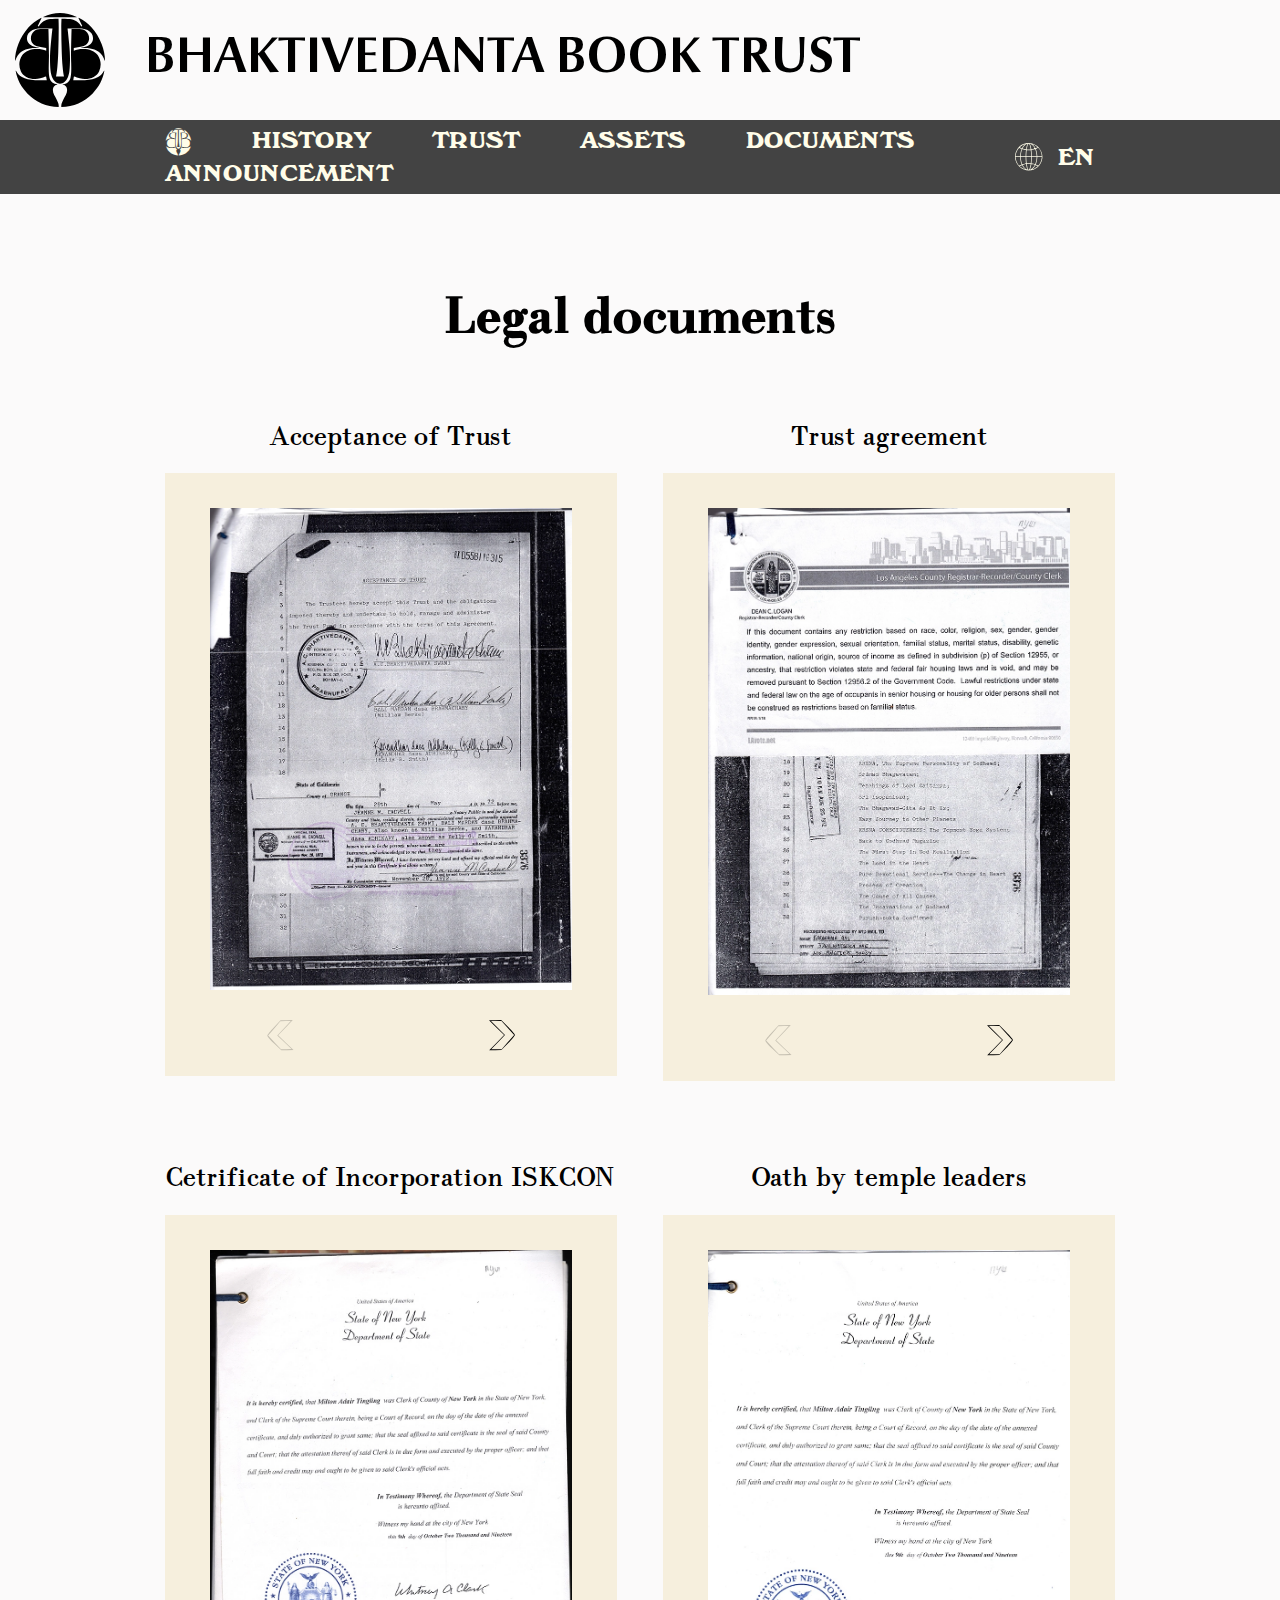
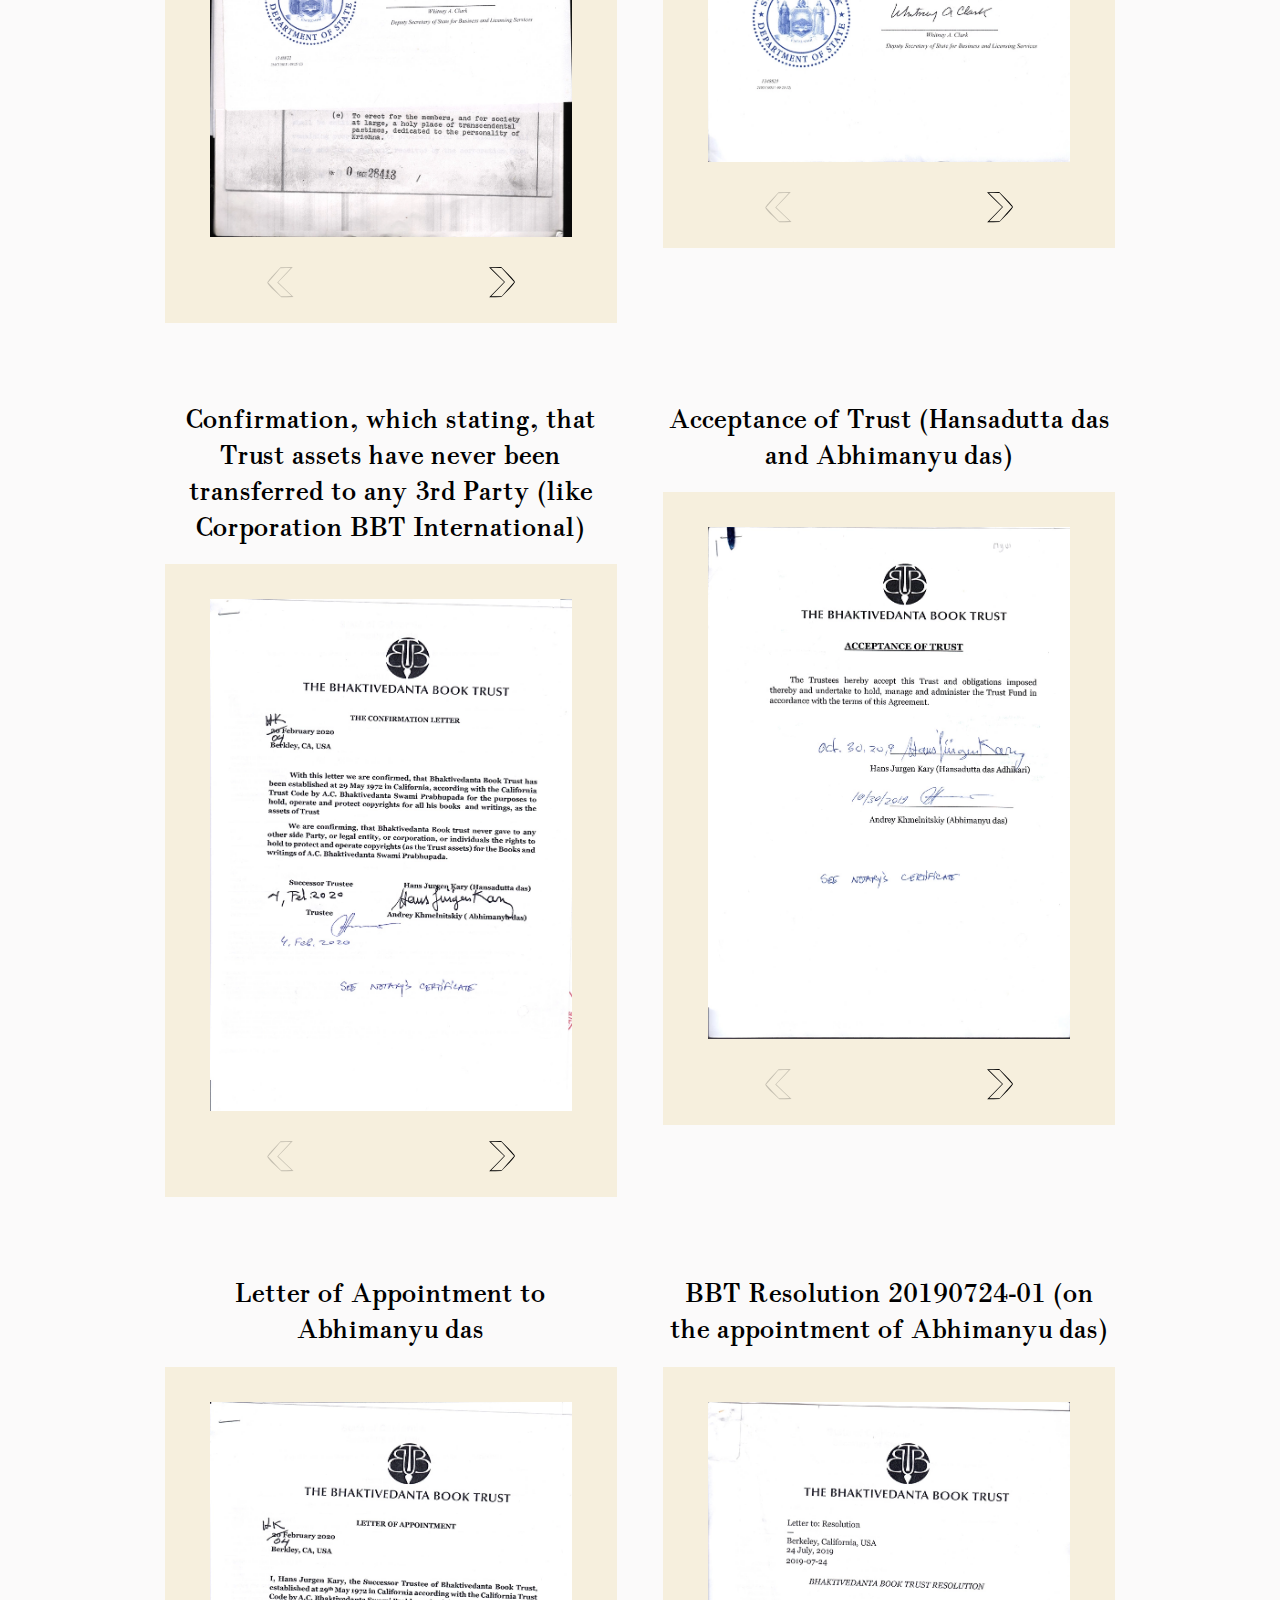
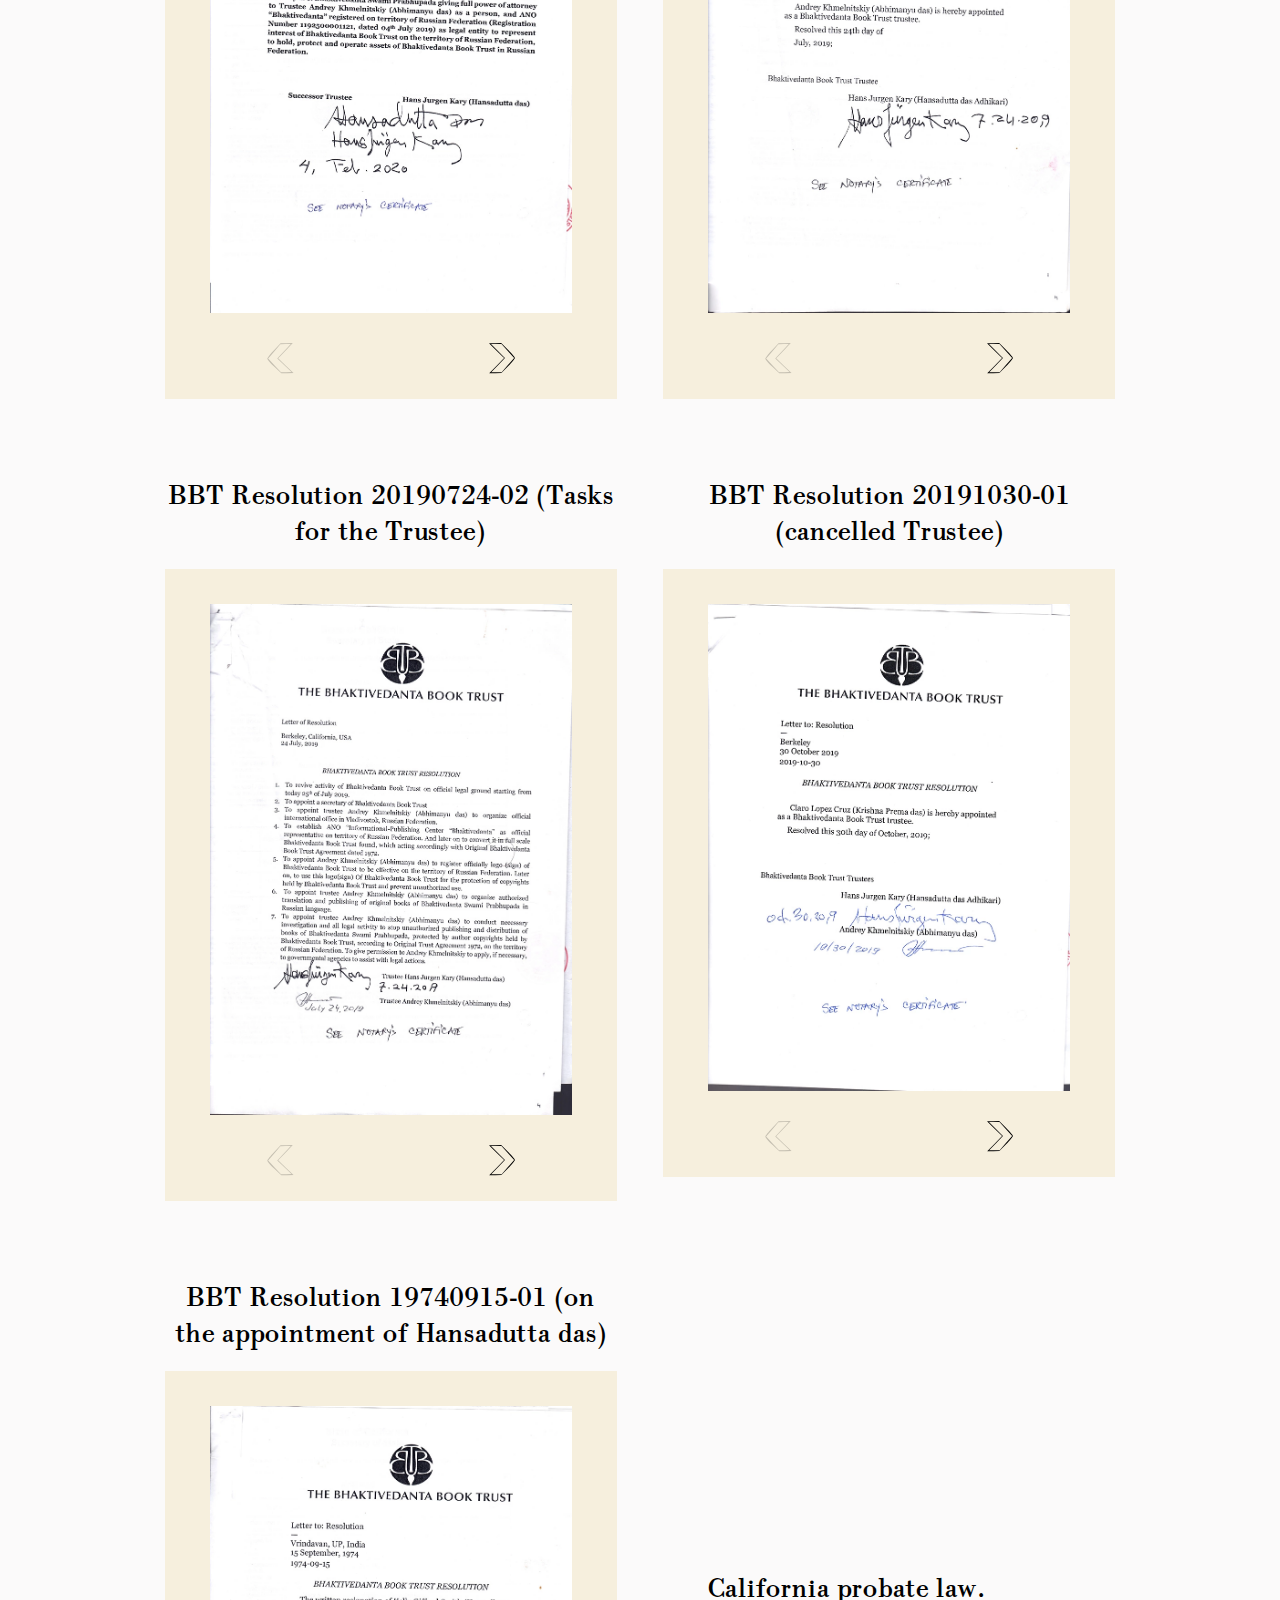
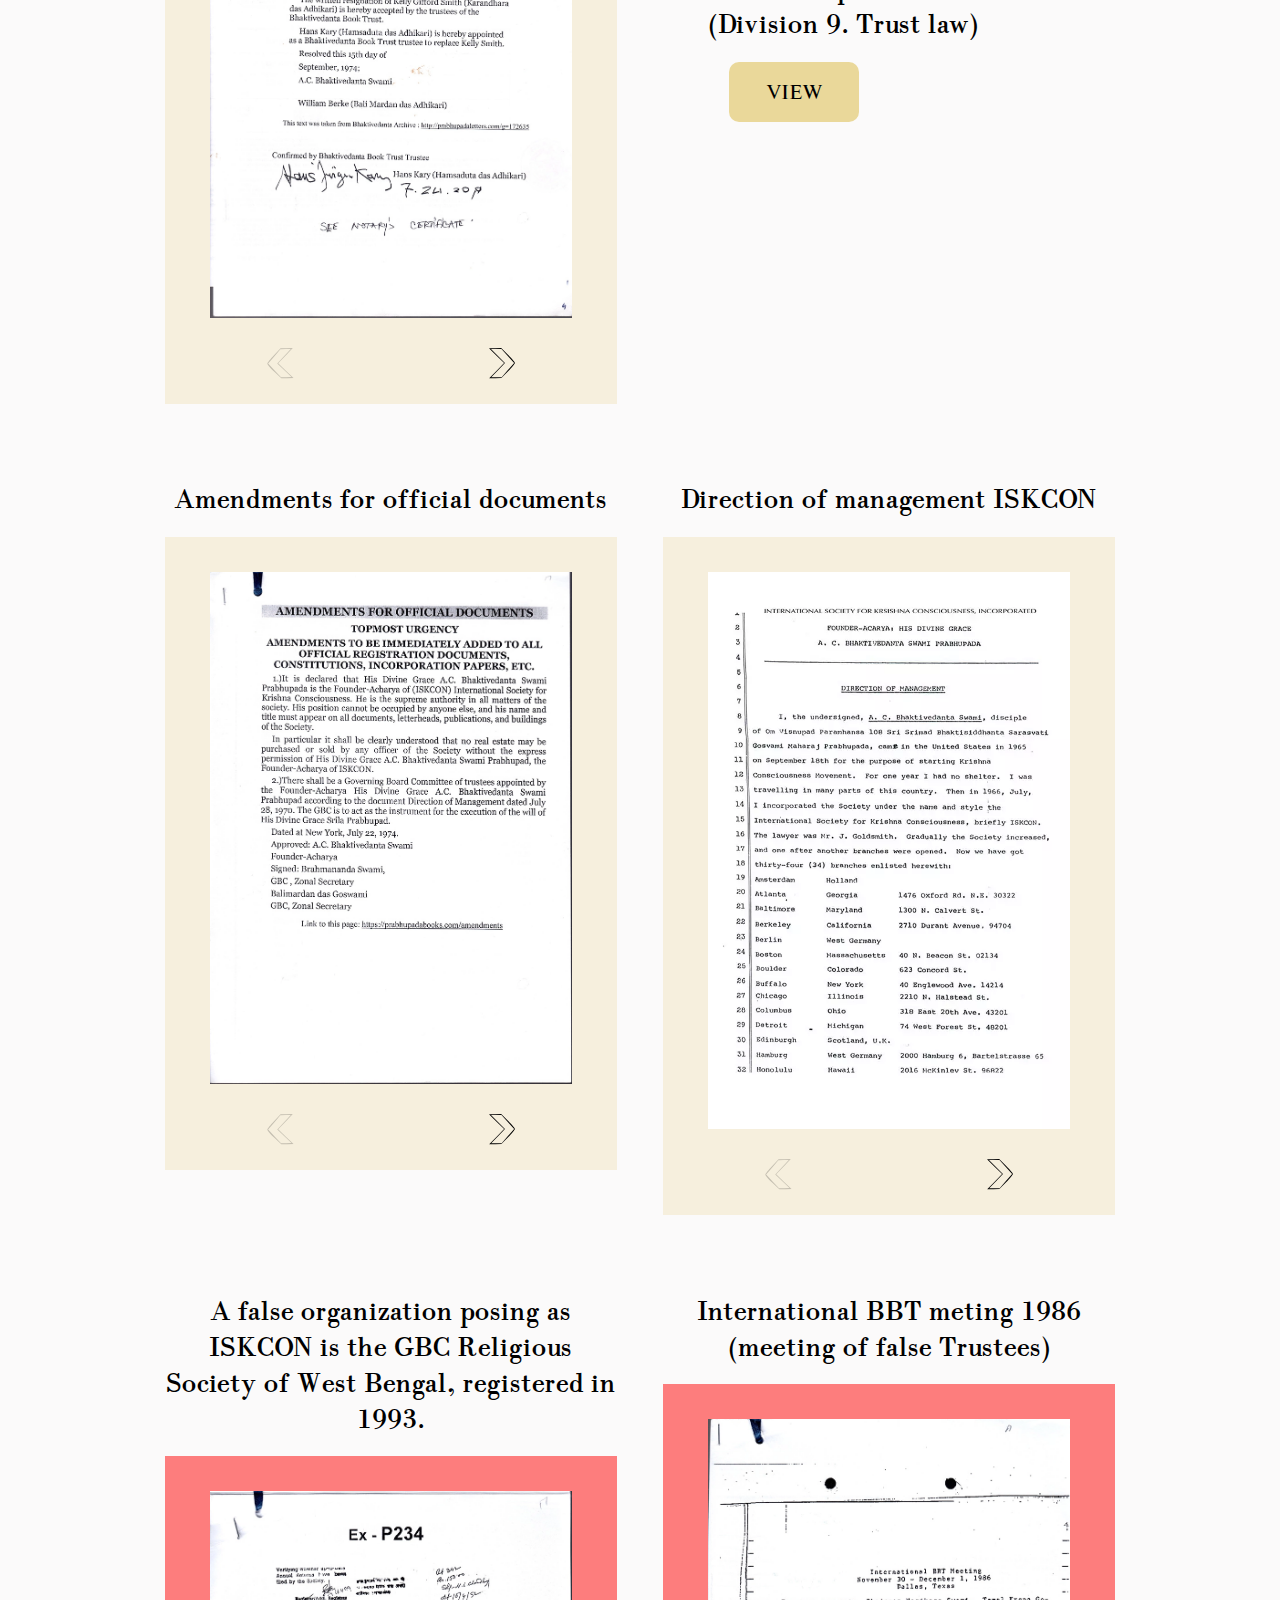
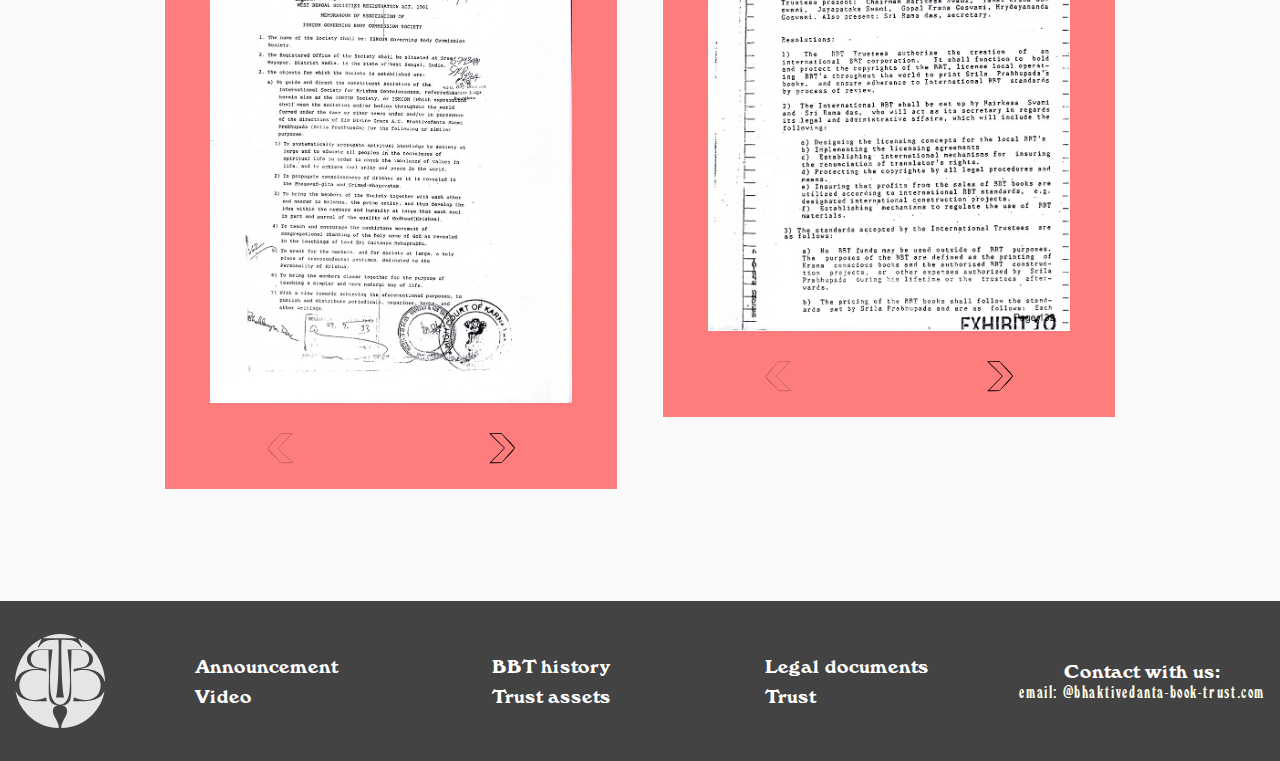
<file: documents.html>
<!DOCTYPE html>
<html lang="en">
  <head>
    <title>Bhaktivedanta Book Trust (Legal documents)</title>
    <meta charset="UTF-8" />
    <meta name="format-detection" content="telephone=no" />
    <link rel="stylesheet" href="./css/style.css" />
    <link rel="icon" href="./img/favicon.svg" type=" image/svg+xml" />
    <!--link rel="shortcut icon" href="favicon.ico"-->
    <!-- <meta name="robots" content="noindex, nofollow"> -->
    <meta name="viewport" content="width=device-width, initial-scale=1.0" />
    <meta
      name="keywords"
      content="Bhaktivedanta Book Trust, Legal documents: Acceptance of TRUST, Trust agreement, Cetrificate of Incorporation ISKCON, Oath by temple leaders, Direction of management ISKCON, GBC Religious Society of West Bengal"
    />
    <meta
      name="description"
      content="Bhaktivedanta Book Trust, Legal documents: Acceptance of TRUST, Trust agreement, Cetrificate of Incorporation ISKCON, Oath by temple leaders, Direction of management ISKCON, GBC Religious Society of West Bengal"
    />

    <meta
      property="og:title"
      content="Bhaktivedanta Book Trust (Legal documents)"
    />
    <meta property="og:site_name" content="bhaktivedanta-book-trust.com" />
    <meta property="og:url" content="/documents.html" />
    <meta
      property="og:description"
      content="Bhaktivedanta Book Trust, Legal documents: Acceptance of TRUST, Trust agreement, Cetrificate of Incorporation ISKCON, Oath by temple leaders, Direction of management ISKCON, GBC Religious Society of West Bengal"
    />
    <meta property="og:image" content="./img/meta/preview-documents.jpg" />
    <meta property="og:image:width" content="968" />
    <meta property="og:image:height" content="504" />

    <script defer src="./js/counter3.js"></script>
    <script defer type="module" src="./js/app.js"></script>
  </head>

  <body>
    <div class="wrapper" data-sticky>
      <header class="header">
        <div class="header__upper-line">
          <div class="header__upper-container">
            <div class="header__logo logo">
              <img
                class="logo__icon"
                src="./img/top-logo.svg"
                alt="Bhaktivedanta book trust logotype"
              />
              <span class="logo__description">BHAKTIVEDANTA BOOK TRUST</span>
            </div>
          </div>
        </div>
        <div class="header__lower-line" data-sticky-item>
          <div class="header__container">
            <div class="header__menu menu">
              <button type="button" class="menu__icon icon-menu">
                <span></span>
              </button>
              <nav class="menu__body">
                <ul class="menu__list">
                  <li class="menu__item">
                    <a
                      href="index.html"
                      class="menu__link"
                      data-language="menu_1"
                      >℗</a
                    >
                  </li>
                  <li class="menu__item">
                    <a
                      href="history.html"
                      class="menu__link"
                      data-language="menu_2"
                      >HISTORY</a
                    >
                  </li>
                  <li class="menu__item">
                    <a
                      href="trust.html"
                      class="menu__link"
                      data-language="menu_3"
                      >TRUST</a
                    >
                  </li>
                  <li class="menu__item">
                    <a
                      href="assets.html"
                      class="menu__link"
                      data-language="menu_6"
                      >ASSETS</a
                    >
                  </li>
                  <li class="menu__item">
                    <a
                      href="documents.html"
                      class="menu__link"
                      data-language="menu_7"
                      >DOCUMENTS</a
                    >
                  </li>
                  <!--li class="menu__item"><a target="_blank" href="https://www.youtube.com/@Bhaktivedanta-Book-Trust" onclick="GoToPage(lastpath + '>goto#' + href); return true;" class="menu__link" data-language="menu_4">VIDEO</a></li-->
                  <li class="menu__item">
                    <a
                      href="announcement.html"
                      class="menu__link"
                      data-language="menu_5"
                      >ANNOUNCEMENT</a
                    >
                  </li>
                </ul>
              </nav>
            </div>
            <div class="header__laguage">
              <img
                class="header__language-icon"
                src="./img/globus.svg"
                alt=""
                aria-hidden="true"
              />
              <select data-select name="form[]" class="form">
                <option value="en">EN</option>
                <option value="ru">RU</option>
              </select>
            </div>
          </div>
        </div>
      </header>
      <main class="page">
        <section class="page__documents documents">
          <div class="documents__container">
            <h1 class="documents__title" data-language="documentsTitle">
              Legal documents
            </h1>
            <div class="documents__body">
              <div class="documents__item">
                <h2 class="documents__subtitle" data-language="documentsItem_1">
                  Acceptance of Trust
                </h2>
                <div class="documents__slider-box">
                  <div class="documents__slider documents__slider_1 swiper">
                    <div class="documents__wrapper swiper-wrapper" data-gallery>
                      <a
                        href="./img/documents/Trust_agreement/300dpi_jpg/7.jpg"
                        onclick="GoToPage(lastpath + '>zoome#' + href); return true;"
                        class="documents__slide swiper-slide"
                      >
                        <picture
                          ><source
                          srcset="./img/blank.webp"
                            data-srcset="./img/documents/Trust_agreement/96dpi_webp/7.webp"
                            type="image/webp" />
                          <img
                          src="./img/blank.jpg"
                            class="documents__slide-image swiper-lazy"
                            alt="Acceptance of TRUST (Prabhupada and Bali Mardan and Karandhara)"
                            data-src="./img/documents/Trust_agreement/96dpi_jpg/7.jpg"
                        /></picture>
                      </a>
                      <a
                        href="./img/documents/Acceptance_of_TRUST_(Hansaduta_and_Abhimanyu)/300dpi_jpg/1.jpg"
                        onclick="GoToPage(lastpath + '>zoome#' + href); return true;"
                        class="documents__slide swiper-slide"
                      >
                        <picture
                          ><source
                          srcset="./img/blank.webp"
                            data-srcset="./img/documents/Acceptance_of_TRUST_(Hansaduta_and_Abhimanyu)/96dpi_webp/1.webp"
                            type="image/webp" />
                          <img
                            src="./img/blank.jpg"
                            data-src="./img/documents/Acceptance_of_TRUST_(Hansaduta_and_Abhimanyu)/96dpi_jpg/1.jpg"
                            alt="Acceptance of TRUST (Hansadutta and Abhimanyu)"
                            class="documents__slide-image swiper-lazy"
                        /></picture>
                      </a>
                    </div>
                    <div class="documents__arrows">
                      <button
                        class="documents__arrow-left documents__arrow-left_1"
                        onclick="GoToPage(lastpath + '>move_left#Acceptance_of_TRUST'); return true;"
                      >
                        <img
                          src="./img/arrow-left.svg"
                          alt="Move slide to the left"
                        />
                      </button>
                      <button
                        class="documents__arrow-right documents__arrow-right_1"
                        onclick="GoToPage(lastpath + '>move_right#Acceptance_of_TRUST'); return true;"
                      >
                        <img
                          src="./img/arrow-right.svg"
                          alt="Move slide to the right"
                        />
                      </button>
                    </div>
                  </div>
                </div>
              </div>
              <div class="documents__item">
                <h2 class="documents__subtitle" data-language="documentsItem_2">
                  Trust agreement
                </h2>
                <div class="documents__slider-box">
                  <div class="documents__slider documents__slider_2 swiper">
                    <div class="documents__wrapper swiper-wrapper" data-gallery>
                      <a
                        href="./img/documents/Trust_agreement/300dpi_jpg/1.jpg"
                        class="documents__slide swiper-slide"
                        onclick="GoToPage(lastpath + '>zoome#' + href); return true;"
                      >
                        <picture
                          ><source
                            srcset="./img/blank.webp"
                            data-srcset="./img/documents/Trust_agreement/96dpi_webp/1.webp"
                            type="image/webp" />
                          <img
                            src="./img/blank.jpg"
                            data-src="./img/documents/Trust_agreement/96dpi_jpg/1.jpg"
                            alt="Trust agreement"
                            class="documents__slide-image swiper-lazy"
                        /></picture>
                      </a>
                      <a
                        href="./img/documents/Trust_agreement/300dpi_jpg/2.jpg"
                        class="documents__slide swiper-slide"
                        onclick="GoToPage(lastpath + '>zoome#' + href); return true;"
                      >
                        <picture
                          ><source
                            srcset="./img/blank.webp"
                            data-srcset="./img/documents/Trust_agreement/96dpi_webp/2.webp"
                            type="image/webp" />
                          <img
                            src="./img/blank.jpg"
                            data-src="./img/documents/Trust_agreement/96dpi_jpg/2.jpg"
                            alt="Trust agreement"
                            class="documents__slide-image swiper-lazy"
                        /></picture>
                      </a>
                      <a
                        href="./img/documents/Trust_agreement/300dpi_jpg/3.jpg"
                        class="documents__slide swiper-slide"
                        onclick="GoToPage(lastpath + '>zoome#' + href); return true;"
                      >
                        <picture
                          ><source
                            srcset="./img/blank.webp"
                            data-srcset="./img/documents/Trust_agreement/96dpi_webp/3.webp"
                            type="image/webp" />
                          <img
                            src="./img/blank.jpg"
                            data-src="./img/documents/Trust_agreement/96dpi_jpg/3.jpg"
                            alt="Trust agreement"
                            class="documents__slide-image swiper-lazy"
                        /></picture>
                      </a>
                      <a
                        href="./img/documents/Trust_agreement/300dpi_jpg/4.jpg"
                        class="documents__slide swiper-slide"
                        onclick="GoToPage(lastpath + '>zoome#' + href); return true;"
                      >
                        <picture
                          ><source
                            srcset="./img/blank.webp"
                            data-srcset="./img/documents/Trust_agreement/96dpi_webp/4.webp"
                            type="image/webp" />
                          <img
                            src="./img/blank.jpg"
                            data-src="./img/documents/Trust_agreement/96dpi_jpg/4.jpg"
                            alt="Trust agreement"
                            class="documents__slide-image swiper-lazy"
                        /></picture>
                      </a>
                      <a
                        href="./img/documents/Trust_agreement/300dpi_jpg/5.jpg"
                        class="documents__slide swiper-slide"
                        onclick="GoToPage(lastpath + '>zoome#' + href); return true;"
                      >
                        <picture
                          ><source
                            srcset="./img/blank.webp"
                            data-srcset="./img/documents/Trust_agreement/96dpi_webp/5.webp"
                            type="image/webp" />
                          <img
                            src="./img/blank.jpg"
                            data-src="./img/documents/Trust_agreement/96dpi_jpg/5.jpg"
                            alt="Trust agreement"
                            class="documents__slide-image swiper-lazy"
                        /></picture>
                      </a>
                      <a
                        href="./img/documents/Trust_agreement/300dpi_jpg/6.jpg"
                        class="documents__slide swiper-slide"
                        onclick="GoToPage(lastpath + '>zoome#' + href); return true;"
                      >
                        <picture
                          ><source
                            srcset="./img/blank.webp"
                            data-srcset="./img/documents/Trust_agreement/96dpi_webp/6.webp"
                            type="image/webp" />
                          <img
                            src="./img/blank.jpg"
                            data-src="./img/documents/Trust_agreement/96dpi_jpg/6.jpg"
                            alt="Trust agreement"
                            class="documents__slide-image swiper-lazy"
                        /></picture>
                      </a>
                      <a
                        href="./img/documents/Trust_agreement/300dpi_jpg/7.jpg"
                        class="documents__slide swiper-slide"
                        onclick="GoToPage(lastpath + '>zoome#' + href); return true;"
                      >
                        <picture
                          ><source
                            srcset="./img/blank.webp"
                            data-srcset="./img/documents/Trust_agreement/96dpi_webp/7.webp"
                            type="image/webp" />
                          <img
                            src="./img/blank.jpg"
                            data-src="./img/documents/Trust_agreement/96dpi_jpg/7.jpg"
                            alt="Trust agreement"
                            class="documents__slide-image swiper-lazy"
                        /></picture>
                      </a>
                      <a
                        href="./img/documents/Trust_agreement/300dpi_jpg/8.jpg"
                        class="documents__slide swiper-slide"
                        onclick="GoToPage(lastpath + '>zoome#' + href); return true;"
                      >
                        <picture
                          ><source
                            srcset="./img/blank.webp"
                            data-srcset="./img/documents/Trust_agreement/96dpi_webp/8.webp"
                            type="image/webp" />
                          <img
                            src="./img/blank.jpg"
                            data-src="./img/documents/Trust_agreement/96dpi_jpg/8.jpg"
                            alt="Trust agreement"
                            class="documents__slide-image swiper-lazy"
                        /></picture>
                      </a>
                      <a
                        href="./img/documents/Trust_agreement/300dpi_jpg/9.jpg"
                        class="documents__slide swiper-slide"
                        onclick="GoToPage(lastpath + '>zoome#' + href); return true;"
                      >
                        <picture
                          ><source
                            srcset="./img/blank.webp"
                            data-srcset="./img/documents/Trust_agreement/96dpi_webp/9.webp"
                            type="image/webp" />
                          <img
                            src="./img/blank.jpg"
                            data-src="./img/documents/Trust_agreement/96dpi_jpg/9.jpg"
                            alt="Trust agreement"
                            class="documents__slide-image swiper-lazy"
                        /></picture>
                      </a>
                      <a
                        href="./img/documents/Trust_agreement/300dpi_jpg/10.jpg"
                        class="documents__slide swiper-slide"
                        onclick="GoToPage(lastpath + '>zoome#' + href); return true;"
                      >
                        <picture
                          ><source
                            srcset="./img/blank.webp"
                            data-srcset="./img/documents/Trust_agreement/96dpi_webp/10.webp"
                            type="image/webp" />
                          <img
                            src="./img/blank.jpg"
                            data-src="./img/documents/Trust_agreement/96dpi_jpg/10.jpg"
                            alt="Trust agreement"
                            class="documents__slide-image swiper-lazy"
                        /></picture>
                      </a>
                      <a
                        href="./img/documents/Trust_agreement/300dpi_jpg/11.jpg"
                        class="documents__slide swiper-slide"
                        onclick="GoToPage(lastpath + '>zoome#' + href); return true;"
                      >
                        <picture
                          ><source
                            srcset="./img/blank.webp"
                            data-srcset="./img/documents/Trust_agreement/96dpi_webp/11.webp"
                            type="image/webp" />
                          <img
                            src="./img/blank.jpg"
                            data-src="./img/documents/Trust_agreement/96dpi_jpg/11.jpg"
                            alt="Trust agreement"
                            class="documents__slide-image swiper-lazy"
                        /></picture>
                      </a>
                      <a
                        href="./img/documents/Trust_agreement/300dpi_jpg/12.jpg"
                        class="documents__slide swiper-slide"
                        onclick="GoToPage(lastpath + '>zoome#' + href); return true;"
                      >
                        <picture
                          ><source
                            srcset="./img/blank.webp"
                            data-srcset="./img/documents/Trust_agreement/96dpi_webp/12.webp"
                            type="image/webp" />
                          <img
                            src="./img/blank.jpg"
                            data-src="./img/documents/Trust_agreement/96dpi_jpg/12.jpg"
                            alt="Trust agreement"
                            class="documents__slide-image swiper-lazy"
                        /></picture>
                      </a>
                      <a
                        href="./img/documents/Trust_agreement/300dpi_jpg/13.jpg"
                        class="documents__slide swiper-slide"
                        onclick="GoToPage(lastpath + '>zoome#' + href); return true;"
                      >
                        <picture
                          ><source
                            srcset="./img/blank.webp"
                            data-srcset="./img/documents/Trust_agreement/96dpi_webp/13.webp"
                            type="image/webp" />
                          <img
                            src="./img/blank.jpg"
                            data-src="./img/documents/Trust_agreement/96dpi_jpg/13.jpg"
                            alt="Trust agreement"
                            class="documents__slide-image swiper-lazy"
                        /></picture>
                      </a>
                      <a
                        href="./img/documents/Trust_agreement/300dpi_jpg/14.jpg"
                        class="documents__slide swiper-slide"
                        onclick="GoToPage(lastpath + '>zoome#' + href); return true;"
                      >
                        <picture
                          ><source
                            srcset="./img/blank.webp"
                            data-srcset="./img/documents/Trust_agreement/96dpi_webp/14.webp"
                            type="image/webp" />
                          <img
                            src="./img/blank.jpg"
                            data-src="./img/documents/Trust_agreement/96dpi_jpg/14.jpg"
                            alt="Trust agreement"
                            class="documents__slide-image swiper-lazy"
                        /></picture>
                      </a>
                      <a
                        href="./img/documents/Trust_agreement/300dpi_jpg/15.jpg"
                        class="documents__slide swiper-slide"
                        onclick="GoToPage(lastpath + '>zoome#' + href); return true;"
                      >
                        <picture
                          ><source
                            srcset="./img/blank.webp"
                            data-srcset="./img/documents/Trust_agreement/96dpi_webp/15.webp"
                            type="image/webp" />
                          <img
                            src="./img/blank.jpg"
                            data-src="./img/documents/Trust_agreement/96dpi_jpg/15.jpg"
                            alt="Trust agreement"
                            class="documents__slide-image swiper-lazy"
                        /></picture>
                      </a>
                      <a
                        href="./img/documents/Trust_agreement/300dpi_jpg/16.jpg"
                        class="documents__slide swiper-slide"
                        onclick="GoToPage(lastpath + '>zoome#' + href); return true;"
                      >
                        <picture
                          ><source
                            srcset="./img/blank.webp"
                            data-srcset="./img/documents/Trust_agreement/96dpi_webp/16.webp"
                            type="image/webp" />
                          <img
                            src="./img/blank.jpg"
                            data-src="./img/documents/Trust_agreement/96dpi_jpg/16.jpg"
                            alt="Trust agreement"
                            class="documents__slide-image swiper-lazy"
                        /></picture>
                      </a>
                      <a
                        href="./img/documents/Trust_agreement/300dpi_jpg/17.jpg"
                        class="documents__slide swiper-slide"
                        onclick="GoToPage(lastpath + '>zoome#' + href); return true;"
                      >
                        <picture
                          ><source
                            srcset="./img/blank.webp"
                            data-srcset="./img/documents/Trust_agreement/96dpi_webp/17.webp"
                            type="image/webp" />
                          <img
                            src="./img/blank.jpg"
                            data-src="./img/documents/Trust_agreement/96dpi_jpg/17.jpg"
                            alt="Trust agreement"
                            class="documents__slide-image swiper-lazy"
                        /></picture>
                      </a>
                      <a
                        href="./img/documents/Trust_agreement/300dpi_jpg/18.jpg"
                        class="documents__slide swiper-slide"
                        onclick="GoToPage(lastpath + '>zoome#' + href); return true;"
                      >
                        <picture
                          ><source
                            srcset="./img/blank.webp"
                            data-srcset="./img/documents/Trust_agreement/96dpi_webp/18.webp"
                            type="image/webp" />
                          <img
                            src="./img/blank.jpg"
                            data-src="./img/documents/Trust_agreement/96dpi_jpg/18.jpg"
                            alt="Trust agreement"
                            class="documents__slide-image swiper-lazy"
                        /></picture>
                      </a>
                      <a
                        href="./img/documents/Trust_agreement/300dpi_jpg/19.jpg"
                        class="documents__slide swiper-slide"
                        onclick="GoToPage(lastpath + '>zoome#' + href); return true;"
                      >
                        <picture
                          ><source
                            srcset="./img/blank.webp"
                            data-srcset="./img/documents/Trust_agreement/96dpi_webp/19.webp"
                            type="image/webp" />
                          <img
                            src="./img/blank.jpg"
                            data-src="./img/documents/Trust_agreement/96dpi_jpg/19.jpg"
                            alt="Trust agreement"
                            class="documents__slide-image swiper-lazy"
                        /></picture>
                      </a>
                    </div>
                    <div class="documents__arrows">
                      <button
                        class="documents__arrow-left documents__arrow-left_2"
                        onclick="GoToPage(lastpath + '>move_left#Trust_agreement'); return true;"
                      >
                        <img
                          src="./img/arrow-left.svg"
                          alt="Move slide to the left"
                        />
                      </button>
                      <button
                        class="documents__arrow-right documents__arrow-right_2"
                        onclick="GoToPage(lastpath + '>move_right#Trust_agreement'); return true;"
                      >
                        <img
                          src="./img/arrow-right.svg"
                          alt="Move slide to the right"
                        />
                      </button>
                    </div>
                  </div>
                </div>
              </div>
              <div class="documents__item">
                <h2 class="documents__subtitle" data-language="documentsItem_3">
                  Cetrificate of Incorporation ISKCON
                </h2>
                <div class="documents__slider-box">
                  <div class="documents__slider documents__slider_2 swiper">
                    <div class="documents__wrapper swiper-wrapper" data-gallery>
                      <a
                        href="./img/documents/Cetrificate_of_Incorporation_ISKCON/300dpi_jpg/1.jpg"
                        class="documents__slide swiper-slide"
                        onclick="GoToPage(lastpath + '>zoome#' + href); return true;"
                      >
                        <picture
                          ><source
                            srcset="./img/blank.webp"
                            data-srcset="./img/documents/Cetrificate_of_Incorporation_ISKCON/96dpi_webp/1.webp"
                            type="image/webp" />
                          <img
                            src="./img/blank.jpg"
                            data-src="./img/documents/Cetrificate_of_Incorporation_ISKCON/96dpi_jpg/1.jpg"
                            alt="Cetrificate of Incorporation ISKCON"
                            class="documents__slide-image swiper-lazy"
                        /></picture>
                      </a>
                      <a
                        href="./img/documents/Cetrificate_of_Incorporation_ISKCON/300dpi_jpg/2.jpg"
                        class="documents__slide swiper-slide"
                        onclick="GoToPage(lastpath + '>zoome#' + href); return true;"
                      >
                        <picture
                          ><source
                            srcset="./img/blank.webp"
                            data-srcset="./img/documents/Cetrificate_of_Incorporation_ISKCON/96dpi_webp/2.webp"
                            type="image/webp" />
                          <img
                            src="./img/blank.jpg"
                            data-src="./img/documents/Cetrificate_of_Incorporation_ISKCON/96dpi_jpg/2.jpg"
                            alt="Cetrificate of Incorporation ISKCON"
                            class="documents__slide-image swiper-lazy"
                        /></picture>
                      </a>
                      <a
                        href="./img/documents/Cetrificate_of_Incorporation_ISKCON/300dpi_jpg/3.jpg"
                        class="documents__slide swiper-slide"
                        onclick="GoToPage(lastpath + '>zoome#' + href); return true;"
                      >
                        <picture
                          ><source
                            srcset="./img/blank.webp"
                            data-srcset="./img/documents/Cetrificate_of_Incorporation_ISKCON/96dpi_webp/3.webp"
                            type="image/webp" />
                          <img
                            src="./img/blank.jpg"
                            data-src="./img/documents/Cetrificate_of_Incorporation_ISKCON/96dpi_jpg/3.jpg"
                            alt="Cetrificate of Incorporation ISKCON"
                            class="documents__slide-image swiper-lazy"
                        /></picture>
                      </a>
                      <a
                        href="./img/documents/Cetrificate_of_Incorporation_ISKCON/300dpi_jpg/4.jpg"
                        class="documents__slide swiper-slide"
                        onclick="GoToPage(lastpath + '>zoome#' + href); return true;"
                      >
                        <picture
                          ><source
                            srcset="./img/blank.webp"
                            data-srcset="./img/documents/Cetrificate_of_Incorporation_ISKCON/96dpi_webp/4.webp"
                            type="image/webp" />
                          <img
                            src="./img/blank.jpg"
                            data-src="./img/documents/Cetrificate_of_Incorporation_ISKCON/96dpi_jpg/4.jpg"
                            alt="Cetrificate of Incorporation ISKCON"
                            class="documents__slide-image swiper-lazy"
                        /></picture>
                      </a>
                      <a
                        href="./img/documents/Cetrificate_of_Incorporation_ISKCON/300dpi_jpg/5.jpg"
                        class="documents__slide swiper-slide"
                        onclick="GoToPage(lastpath + '>zoome#' + href); return true;"
                      >
                        <picture
                          ><source
                            srcset="./img/blank.webp"
                            data-srcset="./img/documents/Cetrificate_of_Incorporation_ISKCON/96dpi_webp/5.webp"
                            type="image/webp" />
                          <img
                            src="./img/blank.jpg"
                            data-src="./img/documents/Cetrificate_of_Incorporation_ISKCON/96dpi_jpg/5.jpg"
                            alt="Cetrificate of Incorporation ISKCON"
                            class="documents__slide-image swiper-lazy"
                        /></picture>
                      </a>
                      <a
                        href="./img/documents/Cetrificate_of_Incorporation_ISKCON/300dpi_jpg/6.jpg"
                        class="documents__slide swiper-slide"
                        onclick="GoToPage(lastpath + '>zoome#' + href); return true;"
                      >
                        <picture
                          ><source
                            srcset="./img/blank.webp"
                            data-srcset="./img/documents/Cetrificate_of_Incorporation_ISKCON/96dpi_webp/6.webp"
                            type="image/webp" />
                          <img
                            src="./img/blank.jpg"
                            data-src="./img/documents/Cetrificate_of_Incorporation_ISKCON/96dpi_jpg/6.jpg"
                            alt="Cetrificate of Incorporation ISKCON"
                            class="documents__slide-image swiper-lazy"
                        /></picture>
                      </a>
                      <a
                        href="./img/documents/Cetrificate_of_Incorporation_ISKCON/300dpi_jpg/7.jpg"
                        class="documents__slide swiper-slide"
                        onclick="GoToPage(lastpath + '>zoome#' + href); return true;"
                      >
                        <picture
                          ><source
                            srcset="./img/blank.webp"
                            data-srcset="./img/documents/Cetrificate_of_Incorporation_ISKCON/96dpi_webp/7.webp"
                            type="image/webp" />
                          <img
                            src="./img/blank.jpg"
                            data-src="./img/documents/Cetrificate_of_Incorporation_ISKCON/96dpi_jpg/7.jpg"
                            alt="Cetrificate of Incorporation ISKCON"
                            class="documents__slide-image swiper-lazy"
                        /></picture>
                      </a>
                      <a
                        href="./img/documents/Cetrificate_of_Incorporation_ISKCON/300dpi_jpg/8.jpg"
                        class="documents__slide swiper-slide"
                        onclick="GoToPage(lastpath + '>zoome#' + href); return true;"
                      >
                        <picture
                          ><source
                            srcset="./img/blank.webp"
                            data-srcset="./img/documents/Cetrificate_of_Incorporation_ISKCON/96dpi_webp/8.webp"
                            type="image/webp" />
                          <img
                            src="./img/blank.jpg"
                            data-src="./img/documents/Cetrificate_of_Incorporation_ISKCON/96dpi_jpg/8.jpg"
                            alt="Cetrificate of Incorporation ISKCON"
                            class="documents__slide-image swiper-lazy"
                        /></picture>
                      </a>
                      <a
                        href="./img/documents/Cetrificate_of_Incorporation_ISKCON/300dpi_jpg/9.jpg"
                        class="documents__slide swiper-slide"
                        onclick="GoToPage(lastpath + '>zoome#' + href); return true;"
                      >
                        <picture
                          ><source
                            srcset="./img/blank.webp"
                            data-srcset="./img/documents/Cetrificate_of_Incorporation_ISKCON/96dpi_webp/9.webp"
                            type="image/webp" />
                          <img
                            src="./img/blank.jpg"
                            data-src="./img/documents/Cetrificate_of_Incorporation_ISKCON/96dpi_jpg/9.jpg"
                            alt="Cetrificate of Incorporation ISKCON"
                            class="documents__slide-image swiper-lazy"
                        /></picture>
                      </a>
                      <a
                        href="./img/documents/Cetrificate_of_Incorporation_ISKCON/300dpi_jpg/10.jpg"
                        class="documents__slide swiper-slide"
                        onclick="GoToPage(lastpath + '>zoome#' + href); return true;"
                      >
                        <picture
                          ><source
                            srcset="./img/blank.webp"
                            data-srcset="./img/documents/Cetrificate_of_Incorporation_ISKCON/96dpi_webp/10.webp"
                            type="image/webp" />
                          <img
                            src="./img/blank.jpg"
                            data-src="./img/documents/Cetrificate_of_Incorporation_ISKCON/96dpi_jpg/10.jpg"
                            alt="Cetrificate of Incorporation ISKCON"
                            class="documents__slide-image swiper-lazy"
                        /></picture>
                      </a>
                      <a
                        href="./img/documents/Cetrificate_of_Incorporation_ISKCON/300dpi_jpg/11.jpg"
                        class="documents__slide swiper-slide"
                        onclick="GoToPage(lastpath + '>zoome#' + href); return true;"
                      >
                        <picture
                          ><source
                            srcset="./img/blank.webp"
                            data-srcset="./img/documents/Cetrificate_of_Incorporation_ISKCON/96dpi_webp/11.webp"
                            type="image/webp" />
                          <img
                            src="./img/blank.jpg"
                            data-src="./img/documents/Cetrificate_of_Incorporation_ISKCON/96dpi_jpg/11.jpg"
                            alt="Cetrificate of Incorporation ISKCON"
                            class="documents__slide-image swiper-lazy"
                        /></picture>
                      </a>
                      <a
                        href="./img/documents/Cetrificate_of_Incorporation_ISKCON/300dpi_jpg/12.jpg"
                        class="documents__slide swiper-slide"
                        onclick="GoToPage(lastpath + '>zoome#' + href); return true;"
                      >
                        <picture
                          ><source
                            srcset="./img/blank.webp"
                            data-srcset="./img/documents/Cetrificate_of_Incorporation_ISKCON/96dpi_webp/12.webp"
                            type="image/webp" />
                          <img
                            src="./img/blank.jpg"
                            data-src="./img/documents/Cetrificate_of_Incorporation_ISKCON/96dpi_jpg/12.jpg"
                            alt="Cetrificate of Incorporation ISKCON"
                            class="documents__slide-image swiper-lazy"
                        /></picture>
                      </a>
                      <a
                        href="./img/documents/Cetrificate_of_Incorporation_ISKCON/300dpi_jpg/13.jpg"
                        class="documents__slide swiper-slide"
                        onclick="GoToPage(lastpath + '>zoome#' + href); return true;"
                      >
                        <picture
                          ><source
                            srcset="./img/blank.webp"
                            data-srcset="./img/documents/Cetrificate_of_Incorporation_ISKCON/96dpi_webp/13.webp"
                            type="image/webp" />
                          <img
                            src="./img/blank.jpg"
                            data-src="./img/documents/Cetrificate_of_Incorporation_ISKCON/96dpi_jpg/13.jpg"
                            alt="Cetrificate of Incorporation ISKCON"
                            class="documents__slide-image swiper-lazy"
                        /></picture>
                      </a>
                      <a
                        href="./img/documents/Cetrificate_of_Incorporation_ISKCON/300dpi_jpg/14.jpg"
                        class="documents__slide swiper-slide"
                        onclick="GoToPage(lastpath + '>zoome#' + href); return true;"
                      >
                        <picture
                          ><source
                            srcset="./img/blank.webp"
                            data-srcset="./img/documents/Cetrificate_of_Incorporation_ISKCON/96dpi_webp/14.webp"
                            type="image/webp" />
                          <img
                            src="./img/blank.jpg"
                            data-src="./img/documents/Cetrificate_of_Incorporation_ISKCON/96dpi_jpg/14.jpg"
                            alt="Cetrificate of Incorporation ISKCON"
                            class="documents__slide-image swiper-lazy"
                        /></picture>
                      </a>
                      <a
                        href="./img/documents/Cetrificate_of_Incorporation_ISKCON/300dpi_jpg/15.jpg"
                        class="documents__slide swiper-slide"
                        onclick="GoToPage(lastpath + '>zoome#' + href); return true;"
                      >
                        <picture
                          ><source
                            srcset="./img/blank.webp"
                            data-srcset="./img/documents/Cetrificate_of_Incorporation_ISKCON/96dpi_webp/15.webp"
                            type="image/webp" />
                          <img
                            src="./img/blank.jpg"
                            data-src="./img/documents/Cetrificate_of_Incorporation_ISKCON/96dpi_jpg/15.jpg"
                            alt="Cetrificate of Incorporation ISKCON"
                            class="documents__slide-image swiper-lazy"
                        /></picture>
                      </a>
                      <a
                        href="./img/documents/Cetrificate_of_Incorporation_ISKCON/300dpi_jpg/16.jpg"
                        class="documents__slide swiper-slide"
                        onclick="GoToPage(lastpath + '>zoome#' + href); return true;"
                      >
                        <picture
                          ><source
                            srcset="./img/blank.webp"
                            data-srcset="./img/documents/Cetrificate_of_Incorporation_ISKCON/96dpi_webp/16.webp"
                            type="image/webp" />
                          <img
                            src="./img/blank.jpg"
                            data-src="./img/documents/Cetrificate_of_Incorporation_ISKCON/96dpi_jpg/16.jpg"
                            alt="Cetrificate of Incorporation ISKCON"
                            class="documents__slide-image swiper-lazy"
                        /></picture>
                      </a>
                      <a
                        href="./img/documents/Cetrificate_of_Incorporation_ISKCON/300dpi_jpg/17.jpg"
                        class="documents__slide swiper-slide"
                        onclick="GoToPage(lastpath + '>zoome#' + href); return true;"
                      >
                        <picture
                          ><source
                            srcset="./img/blank.webp"
                            data-srcset="./img/documents/Cetrificate_of_Incorporation_ISKCON/96dpi_webp/17.webp"
                            type="image/webp" />
                          <img
                            src="./img/blank.jpg"
                            data-src="./img/documents/Cetrificate_of_Incorporation_ISKCON/96dpi_jpg/17.jpg"
                            alt="Cetrificate of Incorporation ISKCON"
                            class="documents__slide-image swiper-lazy"
                        /></picture>
                      </a>
                      <a
                        href="./img/documents/Cetrificate_of_Incorporation_ISKCON/300dpi_jpg/18.jpg"
                        class="documents__slide swiper-slide"
                        onclick="GoToPage(lastpath + '>zoome#' + href); return true;"
                      >
                        <picture
                          ><source
                            srcset="./img/blank.webp"
                            data-srcset="./img/documents/Cetrificate_of_Incorporation_ISKCON/96dpi_webp/18.webp"
                            type="image/webp" />
                          <img
                            src="./img/blank.jpg"
                            data-src="./img/documents/Cetrificate_of_Incorporation_ISKCON/96dpi_jpg/18.jpg"
                            alt="Cetrificate of Incorporation ISKCON"
                            class="documents__slide-image swiper-lazy"
                        /></picture>
                      </a>
                      <a
                        href="./img/documents/Cetrificate_of_Incorporation_ISKCON/300dpi_jpg/19.jpg"
                        class="documents__slide swiper-slide"
                        onclick="GoToPage(lastpath + '>zoome#' + href); return true;"
                      >
                        <picture
                          ><source
                            srcset="./img/blank.webp"
                            data-srcset="./img/documents/Cetrificate_of_Incorporation_ISKCON/96dpi_webp/19.webp"
                            type="image/webp" />
                          <img
                            src="./img/blank.jpg"
                            data-src="./img/documents/Cetrificate_of_Incorporation_ISKCON/96dpi_jpg/19.jpg"
                            alt="Cetrificate of Incorporation ISKCON"
                            class="documents__slide-image swiper-lazy"
                        /></picture>
                      </a>
                      <a
                        href="./img/documents/Cetrificate_of_Incorporation_ISKCON/300dpi_jpg/20.jpg"
                        class="documents__slide swiper-slide"
                        onclick="GoToPage(lastpath + '>zoome#' + href); return true;"
                      >
                        <picture
                          ><source
                            srcset="./img/blank.webp"
                            data-srcset="./img/documents/Cetrificate_of_Incorporation_ISKCON/96dpi_webp/20.webp"
                            type="image/webp" />
                          <img
                            src="./img/blank.jpg"
                            data-src="./img/documents/Cetrificate_of_Incorporation_ISKCON/96dpi_jpg/20.jpg"
                            alt="Cetrificate of Incorporation ISKCON"
                            class="documents__slide-image swiper-lazy"
                        /></picture>
                      </a>
                      <a
                        href="./img/documents/Cetrificate_of_Incorporation_ISKCON/300dpi_jpg/21.jpg"
                        class="documents__slide swiper-slide"
                        onclick="GoToPage(lastpath + '>zoome#' + href); return true;"
                      >
                        <picture
                          ><source
                            srcset="./img/blank.webp"
                            data-srcset="./img/documents/Cetrificate_of_Incorporation_ISKCON/96dpi_webp/21.webp"
                            type="image/webp" />
                          <img
                            src="./img/blank.jpg"
                            data-src="./img/documents/Cetrificate_of_Incorporation_ISKCON/96dpi_jpg/21.jpg"
                            alt="Cetrificate of Incorporation ISKCON"
                            class="documents__slide-image swiper-lazy"
                        /></picture>
                      </a>
                      <a
                        href="./img/documents/Cetrificate_of_Incorporation_ISKCON/300dpi_jpg/22.jpg"
                        class="documents__slide swiper-slide"
                        onclick="GoToPage(lastpath + '>zoome#' + href); return true;"
                      >
                        <picture
                          ><source
                            srcset="./img/blank.webp"
                            data-srcset="./img/documents/Cetrificate_of_Incorporation_ISKCON/96dpi_webp/22.webp"
                            type="image/webp" />
                          <img
                            src="./img/blank.jpg"
                            data-src="./img/documents/Cetrificate_of_Incorporation_ISKCON/96dpi_jpg/22.jpg"
                            alt="Cetrificate of Incorporation ISKCON"
                            class="documents__slide-image swiper-lazy"
                        /></picture>
                      </a>
                    </div>
                    <div class="documents__arrows">
                      <button
                        class="documents__arrow-left documents__arrow-left_2"
                        onclick="GoToPage(lastpath + '>move_left#Cetrificate_of_Incorporation_ISKCON'); return true;"
                      >
                        <img
                          src="./img/arrow-left.svg"
                          alt="Move slide to the left"
                        />
                      </button>
                      <button
                        class="documents__arrow-right documents__arrow-right_2"
                        onclick="GoToPage(lastpath + '>move_right#Cetrificate_of_Incorporation_ISKCON'); return true;"
                      >
                        <img
                          src="./img/arrow-right.svg"
                          alt="Move slide to the right"
                        />
                      </button>
                    </div>
                  </div>
                </div>
              </div>
              <div class="documents__item">
                <h2 class="documents__subtitle" data-language="documentsItem_4">
                  Oath by temple leaders
                </h2>
                <div class="documents__slider-box">
                  <div class="documents__slider documents__slider_2 swiper">
                    <div class="documents__wrapper swiper-wrapper" data-gallery>
                      <a
                        href="./img/documents/Oath_by_temple_leaders/300dpi_jpg/1.jpg"
                        class="documents__slide swiper-slide"
                        onclick="GoToPage(lastpath + '>zoome#' + href); return true;"
                      >
                        <picture
                          ><source
                            srcset="./img/blank.webp"
                            data-srcset="./img/documents/Oath_by_temple_leaders/96dpi_webp/1.webp"
                            type="image/webp" />
                          <img
                            src="./img/blank.jpg"
                            data-src="./img/documents/Oath_by_temple_leaders/96dpi_jpg/1.jpg"
                            alt="Oath by temple leaders"
                            class="documents__slide-image swiper-lazy"
                        /></picture>
                      </a>
                      <a
                        href="./img/documents/Oath_by_temple_leaders/300dpi_jpg/2.jpg"
                        class="documents__slide swiper-slide"
                        onclick="GoToPage(lastpath + '>zoome#' + href); return true;"
                      >
                        <picture
                          ><source
                            srcset="./img/blank.webp"
                            data-srcset="./img/documents/Oath_by_temple_leaders/96dpi_webp/2.webp"
                            type="image/webp" />
                          <img
                            src="./img/blank.jpg"
                            data-src="./img/documents/Oath_by_temple_leaders/96dpi_jpg/2.jpg"
                            alt="Oath by temple leaders"
                            class="documents__slide-image swiper-lazy"
                        /></picture>
                      </a>
                      <a
                        href="./img/documents/Oath_by_temple_leaders/300dpi_jpg/3.jpg"
                        class="documents__slide swiper-slide"
                        onclick="GoToPage(lastpath + '>zoome#' + href); return true;"
                      >
                        <picture
                          ><source
                            srcset="./img/blank.webp"
                            data-srcset="./img/documents/Oath_by_temple_leaders/96dpi_webp/3.webp"
                            type="image/webp" />
                          <img
                            src="./img/blank.jpg"
                            data-src="./img/documents/Oath_by_temple_leaders/96dpi_jpg/3.jpg"
                            alt="Oath by temple leaders"
                            class="documents__slide-image swiper-lazy"
                        /></picture>
                      </a>
                      <a
                        href="./img/documents/Oath_by_temple_leaders/300dpi_jpg/4.jpg"
                        class="documents__slide swiper-slide"
                        onclick="GoToPage(lastpath + '>zoome#' + href); return true;"
                      >
                        <picture
                          ><source
                            srcset="./img/blank.webp"
                            data-srcset="./img/documents/Oath_by_temple_leaders/96dpi_webp/4.webp"
                            type="image/webp" />
                          <img
                            src="./img/blank.jpg"
                            data-src="./img/documents/Oath_by_temple_leaders/96dpi_jpg/4.jpg"
                            alt="Oath by temple leaders"
                            class="documents__slide-image swiper-lazy"
                        /></picture>
                      </a>
                      <a
                        href="./img/documents/Oath_by_temple_leaders/300dpi_jpg/5.jpg"
                        class="documents__slide swiper-slide"
                        onclick="GoToPage(lastpath + '>zoome#' + href); return true;"
                      >
                        <picture
                          ><source
                            srcset="./img/blank.webp"
                            data-srcset="./img/documents/Oath_by_temple_leaders/96dpi_webp/5.webp"
                            type="image/webp" />
                          <img
                            src="./img/blank.jpg"
                            data-src="./img/documents/Oath_by_temple_leaders/96dpi_jpg/5.jpg"
                            alt="Oath by temple leaders"
                            class="documents__slide-image swiper-lazy"
                        /></picture>
                      </a>
                      <a
                        href="./img/documents/Oath_by_temple_leaders/300dpi_jpg/6.jpg"
                        class="documents__slide swiper-slide"
                        onclick="GoToPage(lastpath + '>zoome#' + href); return true;"
                      >
                        <picture
                          ><source
                            srcset="./img/blank.webp"
                            data-srcset="./img/documents/Oath_by_temple_leaders/96dpi_webp/6.webp"
                            type="image/webp" />
                          <img
                            src="./img/blank.jpg"
                            data-src="./img/documents/Oath_by_temple_leaders/96dpi_jpg/6.jpg"
                            alt="Oath by temple leaders"
                            class="documents__slide-image swiper-lazy"
                        /></picture>
                      </a>
                      <a
                        href="./img/documents/Oath_by_temple_leaders/300dpi_jpg/7.jpg"
                        class="documents__slide swiper-slide"
                        onclick="GoToPage(lastpath + '>zoome#' + href); return true;"
                      >
                        <picture
                          ><source
                            srcset="./img/blank.webp"
                            data-srcset="./img/documents/Oath_by_temple_leaders/96dpi_webp/7.webp"
                            type="image/webp" />
                          <img
                            src="./img/blank.jpg"
                            data-src="./img/documents/Oath_by_temple_leaders/96dpi_jpg/7.jpg"
                            alt="Oath by temple leaders"
                            class="documents__slide-image swiper-lazy"
                        /></picture>
                      </a>
                      <a
                        href="./img/documents/Oath_by_temple_leaders/300dpi_jpg/8.jpg"
                        class="documents__slide swiper-slide"
                        onclick="GoToPage(lastpath + '>zoome#' + href); return true;"
                      >
                        <picture
                          ><source
                            srcset="./img/blank.webp"
                            data-srcset="./img/documents/Oath_by_temple_leaders/96dpi_webp/8.webp"
                            type="image/webp" />
                          <img
                            src="./img/blank.jpg"
                            data-src="./img/documents/Oath_by_temple_leaders/96dpi_jpg/8.jpg"
                            alt="Oath by temple leaders"
                            class="documents__slide-image swiper-lazy"
                        /></picture>
                      </a>
                      <a
                        href="./img/documents/Oath_by_temple_leaders/300dpi_jpg/9.jpg"
                        class="documents__slide swiper-slide"
                        onclick="GoToPage(lastpath + '>zoome#' + href); return true;"
                      >
                        <picture
                          ><source
                            srcset="./img/blank.webp"
                            data-srcset="./img/documents/Oath_by_temple_leaders/96dpi_webp/9.webp"
                            type="image/webp" />
                          <img
                            src="./img/blank.jpg"
                            data-src="./img/documents/Oath_by_temple_leaders/96dpi_jpg/9.jpg"
                            alt="Oath by temple leaders"
                            class="documents__slide-image swiper-lazy"
                        /></picture>
                      </a>
                    </div>
                    <div class="documents__arrows">
                      <button
                        class="documents__arrow-left documents__arrow-left_2"
                        onclick="GoToPage(lastpath + '>move_left#Oath_by_temple_leaders'); return true;"
                      >
                        <img
                          src="./img/arrow-left.svg"
                          alt="Move slide to the left"
                        />
                      </button>
                      <button
                        class="documents__arrow-right documents__arrow-right_2"
                        onclick="GoToPage(lastpath + '>move_right#Oath_by_temple_leaders'); return true;"
                      >
                        <img
                          src="./img/arrow-right.svg"
                          alt="Move slide to the right"
                        />
                      </button>
                    </div>
                  </div>
                </div>
              </div>
              <div class="documents__item">
                <h2 class="documents__subtitle" data-language="documentsItem_7">
                  Confirmation, which stating, that Trust assets have never been
                  transferred to any 3rd Party (like Corporation BBT
                  International)
                </h2>
                <div class="documents__slider-box">
                  <div class="documents__slider documents__slider_2 swiper">
                    <div class="documents__wrapper swiper-wrapper" data-gallery>
                      <a
                        href="./img/documents/Confirmation_letter_stating_that_the_Trust_did_not_transfer_its_assets!/300dpi_jpg/1.jpg"
                        class="documents__slide swiper-slide"
                        onclick="GoToPage(lastpath + '>zoome#' + href); return true;"
                      >
                        <picture
                          ><source
                            srcset="./img/blank.webp"
                            data-srcset="./img/documents/Confirmation_letter_stating_that_the_Trust_did_not_transfer_its_assets!/96dpi_webp/1.webp"
                            type="image/webp" />
                          <img
                            src="./img/blank.jpg"
                            data-src="./img/documents/International_BBT_meting_1986_(meeting_of_false_Trustees)/96dpi_jpg/1.jpg"
                            alt="Confirmation letter stating that the Trust did not transfer its assets!"
                            class="documents__slide-image swiper-lazy"
                        /></picture>
                      </a>
                      <a
                        href="./img/documents/Confirmation_letter_stating_that_the_Trust_did_not_transfer_its_assets!/300dpi_jpg/2.jpg"
                        class="documents__slide swiper-slide"
                        onclick="GoToPage(lastpath + '>zoome#' + href); return true;"
                      >
                        <picture
                          ><source
                            srcset="./img/blank.webp"
                            data-srcset="./img/documents/Confirmation_letter_stating_that_the_Trust_did_not_transfer_its_assets!/96dpi_webp/2.webp"
                            type="image/webp" />
                          <img
                            src="./img/blank.jpg"
                            data-src="./img/documents/International_BBT_meting_1986_(meeting_of_false_Trustees)/96dpi_jpg/2.jpg"
                            alt="Confirmation letter stating that the Trust did not transfer its assets!"
                            class="documents__slide-image swiper-lazy"
                        /></picture>
                      </a>
                      <a
                        href="./img/documents/Confirmation_letter_stating_that_the_Trust_did_not_transfer_its_assets!/300dpi_jpg/3.jpg"
                        class="documents__slide swiper-slide"
                        onclick="GoToPage(lastpath + '>zoome#' + href); return true;"
                      >
                        <picture
                          ><source
                            srcset="./img/blank.webp"
                            data-srcset="./img/documents/Confirmation_letter_stating_that_the_Trust_did_not_transfer_its_assets!/96dpi_webp/3.webp"
                            type="image/webp" />
                          <img
                            src="./img/blank.jpg"
                            data-src="./img/documents/International_BBT_meting_1986_(meeting_of_false_Trustees)/96dpi_jpg/3.jpg"
                            alt="Confirmation letter stating that the Trust did not transfer its assets!"
                            class="documents__slide-image swiper-lazy"
                        /></picture>
                      </a>
                    </div>
                    <div class="documents__arrows">
                      <button
                        class="documents__arrow-left documents__arrow-left_2"
                        onclick="GoToPage(lastpath + '>move_left#Confirmation_letter_stating_that_the_Trust_did_not_transfer_its_assets!'); return true;"
                      >
                        <img
                          src="./img/arrow-left.svg"
                          alt="Move slide to the left"
                        />
                      </button>
                      <button
                        class="documents__arrow-right documents__arrow-right_2"
                        onclick="GoToPage(lastpath + '>move_right#Confirmation_letter_stating_that_the_Trust_did_not_transfer_its_assets!'); return true;"
                      >
                        <img
                          src="./img/arrow-right.svg"
                          alt="Move slide to the right"
                        />
                      </button>
                    </div>
                  </div>
                </div>
              </div>
              <div class="documents__item">
                <h2 class="documents__subtitle" data-language="documentsItem_8">
                  Acceptance of Trust (Hansadutta das and Abhimanyu das)
                </h2>
                <div class="documents__slider-box">
                  <div class="documents__slider documents__slider_2 swiper">
                    <div class="documents__wrapper swiper-wrapper" data-gallery>
                      <a
                        href="./img/documents/Acceptance_of_TRUST_(Hansaduta_and_Abhimanyu)/300dpi_jpg/1.jpg"
                        class="documents__slide swiper-slide"
                        onclick="GoToPage(lastpath + '>zoome#' + href); return true;"
                      >
                        <picture
                          ><source
                            srcset="./img/blank.webp"
                            data-srcset="./img/documents/Acceptance_of_TRUST_(Hansaduta_and_Abhimanyu)/96dpi_webp/1.webp"
                            type="image/webp" />
                          <img
                            src="./img/blank.jpg"
                            data-src="./img/documents/Acceptance_of_TRUST_(Hansaduta_and_Abhimanyu)/96dpi_jpg/1.jpg"
                            alt="Acceptance of TRUST (Hansadutta and Abhimanyu)"
                            class="documents__slide-image swiper-lazy"
                        /></picture>
                      </a>
                      <a
                        href="./img/documents/Acceptance_of_TRUST_(Hansaduta_and_Abhimanyu)/300dpi_jpg/2.jpg"
                        class="documents__slide swiper-slide"
                        onclick="GoToPage(lastpath + '>zoome#' + href); return true;"
                      >
                        <picture
                          ><source
                            srcset="./img/blank.webp"
                            data-srcset="./img/documents/Acceptance_of_TRUST_(Hansaduta_and_Abhimanyu)/96dpi_webp/2.webp"
                            type="image/webp" />
                          <img
                            src="./img/blank.jpg"
                            data-src="./img/documents/Acceptance_of_TRUST_(Hansaduta_and_Abhimanyu)/96dpi_jpg/2.jpg"
                            alt="Acceptance of TRUST (Hansadutta and Abhimanyu)"
                            class="documents__slide-image swiper-lazy"
                        /></picture>
                      </a>
                      <a
                        href="./img/documents/Acceptance_of_TRUST_(Hansaduta_and_Abhimanyu)/300dpi_jpg/3.jpg"
                        class="documents__slide swiper-slide"
                        onclick="GoToPage(lastpath + '>zoome#' + href); return true;"
                      >
                        <picture
                          ><source
                            srcset="./img/blank.webp"
                            data-srcset="./img/documents/Acceptance_of_TRUST_(Hansaduta_and_Abhimanyu)/96dpi_webp/3.webp"
                            type="image/webp" />
                          <img
                            src="./img/blank.jpg"
                            data-src="./img/documents/Acceptance_of_TRUST_(Hansaduta_and_Abhimanyu)/96dpi_jpg/3.jpg"
                            alt="Acceptance of TRUST (Hansadutta and Abhimanyu)"
                            class="documents__slide-image swiper-lazy"
                        /></picture>
                      </a>
                      <a
                        href="./img/documents/Acceptance_of_TRUST_(Hansaduta_and_Abhimanyu)/300dpi_jpg/4.jpg"
                        class="documents__slide swiper-slide"
                        onclick="GoToPage(lastpath + '>zoome#' + href); return true;"
                      >
                        <picture
                          ><source
                            srcset="./img/blank.webp"
                            data-srcset="./img/documents/Acceptance_of_TRUST_(Hansaduta_and_Abhimanyu)/96dpi_webp/4.webp"
                            type="image/webp" />
                          <img
                            src="./img/blank.jpg"
                            data-src="./img/documents/Acceptance_of_TRUST_(Hansaduta_and_Abhimanyu)/96dpi_jpg/4.jpg"
                            alt="Acceptance of TRUST (Hansadutta and Abhimanyu)"
                            class="documents__slide-image swiper-lazy"
                        /></picture>
                      </a>
                      <a
                        href="./img/documents/Acceptance_of_TRUST_(Hansaduta_and_Abhimanyu)/300dpi_jpg/5.jpg"
                        class="documents__slide swiper-slide"
                        onclick="GoToPage(lastpath + '>zoome#' + href); return true;"
                      >
                        <picture
                          ><source
                            srcset="./img/blank.webp"
                            data-srcset="./img/documents/Acceptance_of_TRUST_(Hansaduta_and_Abhimanyu)/96dpi_webp/5.webp"
                            type="image/webp" />
                          <img
                            src="./img/blank.jpg"
                            data-src="./img/documents/Acceptance_of_TRUST_(Hansaduta_and_Abhimanyu)/96dpi_jpg/5.jpg"
                            alt="Acceptance of TRUST (Hansadutta and Abhimanyu)"
                            class="documents__slide-image swiper-lazy"
                        /></picture>
                      </a>
                      <a
                        href="./img/documents/Acceptance_of_TRUST_(Hansaduta_and_Abhimanyu)/300dpi_jpg/6.jpg"
                        class="documents__slide swiper-slide"
                        onclick="GoToPage(lastpath + '>zoome#' + href); return true;"
                      >
                        <picture
                          ><source
                            srcset="./img/blank.webp"
                            data-srcset="./img/documents/Acceptance_of_TRUST_(Hansaduta_and_Abhimanyu)/96dpi_webp/6.webp"
                            type="image/webp" />
                          <img
                            src="./img/blank.jpg"
                            data-src="./img/documents/Acceptance_of_TRUST_(Hansaduta_and_Abhimanyu)/96dpi_jpg/6.jpg"
                            alt="Acceptance of TRUST (Hansadutta and Abhimanyu)"
                            class="documents__slide-image swiper-lazy"
                        /></picture>
                      </a>
                      <a
                        href="./img/documents/Acceptance_of_TRUST_(Hansaduta_and_Abhimanyu)/300dpi_jpg/7.jpg"
                        class="documents__slide swiper-slide"
                        onclick="GoToPage(lastpath + '>zoome#' + href); return true;"
                      >
                        <picture
                          ><source
                            srcset="./img/blank.webp"
                            data-srcset="./img/documents/Acceptance_of_TRUST_(Hansaduta_and_Abhimanyu)/96dpi_webp/7.webp"
                            type="image/webp" />
                          <img
                            src="./img/blank.jpg"
                            data-src="./img/documents/Acceptance_of_TRUST_(Hansaduta_and_Abhimanyu)/96dpi_jpg/7.jpg"
                            alt="Acceptance of TRUST (Hansadutta and Abhimanyu)"
                            class="documents__slide-image swiper-lazy"
                        /></picture>
                      </a>
                    </div>
                    <div class="documents__arrows">
                      <button
                        class="documents__arrow-left documents__arrow-left_2"
                        onclick="GoToPage(lastpath + '>move_left#Acceptance_of_TRUST_(Hansadutta_and_Abhimanyu)'); return true;"
                      >
                        <img
                          src="./img/arrow-left.svg"
                          alt="Move slide to the left"
                        />
                      </button>
                      <button
                        class="documents__arrow-right documents__arrow-right_2"
                        onclick="GoToPage(lastpath + '>move_right#Acceptance_of_TRUST_(Hansadutta_and_Abhimanyu)'); return true;"
                      >
                        <img
                          src="./img/arrow-right.svg"
                          alt="Move slide to the right"
                        />
                      </button>
                    </div>
                  </div>
                </div>
              </div>
              <div class="documents__item">
                <h2 class="documents__subtitle" data-language="documentsItem_9">
                  Letter of Appointment to Abhimanyu das
                </h2>
                <div class="documents__slider-box">
                  <div class="documents__slider documents__slider_2 swiper">
                    <div class="documents__wrapper swiper-wrapper" data-gallery>
                      <a
                        href="./img/documents/Leter_of_Appointment_to_Abhimanyu/300dpi_jpg/1.jpg"
                        class="documents__slide swiper-slide"
                        onclick="GoToPage(lastpath + '>zoome#' + href); return true;"
                      >
                        <picture
                          ><source
                            srcset="./img/blank.webp"
                            data-srcset="./img/documents/Leter_of_Appointment_to_Abhimanyu/96dpi_webp/1.webp"
                            type="image/webp" />
                          <img
                            src="./img/blank.jpg"
                            data-src="./img/documents/Leter_of_Appointment_to_Abhimanyu/96dpi_jpg/1.jpg"
                            alt="Leter of Appointment to Abhimanyu"
                            class="documents__slide-image swiper-lazy"
                        /></picture>
                      </a>
                      <a
                        href="./img/documents/Leter_of_Appointment_to_Abhimanyu/300dpi_jpg/2.jpg"
                        class="documents__slide swiper-slide"
                        onclick="GoToPage(lastpath + '>zoome#' + href); return true;"
                      >
                        <picture
                          ><source
                            srcset="./img/blank.webp"
                            data-srcset="./img/documents/Leter_of_Appointment_to_Abhimanyu/96dpi_webp/2.webp"
                            type="image/webp" />
                          <img
                            src="./img/blank.jpg"
                            data-src="./img/documents/Leter_of_Appointment_to_Abhimanyu/96dpi_jpg/2.jpg"
                            alt="Leter of Appointment to Abhimanyu"
                            class="documents__slide-image swiper-lazy"
                        /></picture>
                      </a>
                      <a
                        href="./img/documents/Leter_of_Appointment_to_Abhimanyu/300dpi_jpg/3.jpg"
                        class="documents__slide swiper-slide"
                        onclick="GoToPage(lastpath + '>zoome#' + href); return true;"
                      >
                        <picture
                          ><source
                            srcset="./img/blank.webp"
                            data-srcset="./img/documents/Leter_of_Appointment_to_Abhimanyu/96dpi_webp/3.webp"
                            type="image/webp" />
                          <img
                            src="./img/blank.jpg"
                            data-src="./img/documents/Leter_of_Appointment_to_Abhimanyu/96dpi_jpg/3.jpg"
                            alt="Leter of Appointment to Abhimanyu"
                            class="documents__slide-image swiper-lazy"
                        /></picture>
                      </a>
                    </div>
                    <div class="documents__arrows">
                      <button
                        class="documents__arrow-left documents__arrow-left_2"
                        onclick="GoToPage(lastpath + '>move_left#Leter_of_Appointment_to_Abhimanyu'); return true;"
                      >
                        <img
                          src="./img/arrow-left.svg"
                          alt="Move slide to the left"
                        />
                      </button>
                      <button
                        class="documents__arrow-right documents__arrow-right_2"
                        onclick="GoToPage(lastpath + '>move_right#Leter_of_Appointment_to_Abhimanyu'); return true;"
                      >
                        <img
                          src="./img/arrow-right.svg"
                          alt="Move slide to the right"
                        />
                      </button>
                    </div>
                  </div>
                </div>
              </div>
              <div class="documents__item">
                <h2
                  class="documents__subtitle"
                  data-language="documentsItem_10"
                >
                  BBT Resolution 20190724-01 (on the appointment of Abhimanyu
                  das)
                </h2>
                <div class="documents__slider-box">
                  <div class="documents__slider documents__slider_2 swiper">
                    <div class="documents__wrapper swiper-wrapper" data-gallery>
                      <a
                        href="./img/documents/BBT_Resolution_20190724-01_(on_the_appointment_of_Abhimanyu)/300dpi_jpg/1.jpg"
                        class="documents__slide swiper-slide"
                        onclick="GoToPage(lastpath + '>zoome#' + href); return true;"
                      >
                        <picture
                          ><source
                            srcset="./img/blank.webp"
                            data-srcset="./img/documents/BBT_Resolution_20190724-01_(on_the_appointment_of_Abhimanyu)/96dpi_webp/1.webp"
                            type="image/webp" />
                          <img
                            src="./img/blank.jpg"
                            data-src="./img/documents/BBT_Resolution_20190724-01_(on_the_appointment_of_Abhimanyu)/96dpi_jpg/1.jpg"
                            alt="BBT Resolution 20190724-01 (on the appointment of Abhimanyu)"
                            class="documents__slide-image swiper-lazy"
                        /></picture>
                      </a>
                      <a
                        href="./img/documents/BBT_Resolution_20190724-01_(on_the_appointment_of_Abhimanyu)/300dpi_jpg/2.jpg"
                        class="documents__slide swiper-slide"
                        onclick="GoToPage(lastpath + '>zoome#' + href); return true;"
                      >
                        <picture
                          ><source
                            srcset="./img/blank.webp"
                            data-srcset="./img/documents/BBT_Resolution_20190724-01_(on_the_appointment_of_Abhimanyu)/96dpi_webp/2.webp"
                            type="image/webp" />
                          <img
                            src="./img/blank.jpg"
                            data-src="./img/documents/BBT_Resolution_20190724-01_(on_the_appointment_of_Abhimanyu)/96dpi_jpg/2.jpg"
                            alt="BBT Resolution 20190724-01 (on the appointment of Abhimanyu)"
                            class="documents__slide-image swiper-lazy"
                        /></picture>
                      </a>
                      <a
                        href="./img/documents/BBT_Resolution_20190724-01_(on_the_appointment_of_Abhimanyu)/300dpi_jpg/3.jpg"
                        class="documents__slide swiper-slide"
                        onclick="GoToPage(lastpath + '>zoome#' + href); return true;"
                      >
                        <picture
                          ><source
                            srcset="./img/blank.webp"
                            data-srcset="./img/documents/BBT_Resolution_20190724-01_(on_the_appointment_of_Abhimanyu)/96dpi_webp/3.webp"
                            type="image/webp" />
                          <img
                            src="./img/blank.jpg"
                            data-src="./img/documents/BBT_Resolution_20190724-01_(on_the_appointment_of_Abhimanyu)/96dpi_jpg/3.jpg"
                            alt="BBT Resolution 20190724-01 (on the appointment of Abhimanyu)"
                            class="documents__slide-image swiper-lazy"
                        /></picture>
                      </a>
                      <a
                        href="./img/documents/BBT_Resolution_20190724-01_(on_the_appointment_of_Abhimanyu)/300dpi_jpg/4.jpg"
                        class="documents__slide swiper-slide"
                        onclick="GoToPage(lastpath + '>zoome#' + href); return true;"
                      >
                        <picture
                          ><source
                            srcset="./img/blank.webp"
                            data-srcset="./img/documents/BBT_Resolution_20190724-01_(on_the_appointment_of_Abhimanyu)/96dpi_webp/4.webp"
                            type="image/webp" />
                          <img
                            src="./img/blank.jpg"
                            data-src="./img/documents/BBT_Resolution_20190724-01_(on_the_appointment_of_Abhimanyu)/96dpi_jpg/4.jpg"
                            alt="BBT Resolution 20190724-01 (on the appointment of Abhimanyu)"
                            class="documents__slide-image swiper-lazy"
                        /></picture>
                      </a>
                      <a
                        href="./img/documents/BBT_Resolution_20190724-01_(on_the_appointment_of_Abhimanyu)/300dpi_jpg/5.jpg"
                        class="documents__slide swiper-slide"
                        onclick="GoToPage(lastpath + '>zoome#' + href); return true;"
                      >
                        <picture
                          ><source
                            srcset="./img/blank.webp"
                            data-srcset="./img/documents/BBT_Resolution_20190724-01_(on_the_appointment_of_Abhimanyu)/96dpi_webp/5.webp"
                            type="image/webp" />
                          <img
                            src="./img/blank.jpg"
                            data-src="./img/documents/BBT_Resolution_20190724-01_(on_the_appointment_of_Abhimanyu)/96dpi_jpg/5.jpg"
                            alt="BBT Resolution 20190724-01 (on the appointment of Abhimanyu)"
                            class="documents__slide-image swiper-lazy"
                        /></picture>
                      </a>
                      <a
                        href="./img/documents/BBT_Resolution_20190724-01_(on_the_appointment_of_Abhimanyu)/300dpi_jpg/6.jpg"
                        class="documents__slide swiper-slide"
                        onclick="GoToPage(lastpath + '>zoome#' + href); return true;"
                      >
                        <picture
                          ><source
                            srcset="./img/blank.webp"
                            data-srcset="./img/documents/BBT_Resolution_20190724-01_(on_the_appointment_of_Abhimanyu)/96dpi_webp/6.webp"
                            type="image/webp" />
                          <img
                            src="./img/blank.jpg"
                            data-src="./img/documents/BBT_Resolution_20190724-01_(on_the_appointment_of_Abhimanyu)/96dpi_jpg/6.jpg"
                            alt="BBT Resolution 20190724-01 (on the appointment of Abhimanyu)"
                            class="documents__slide-image swiper-lazy"
                        /></picture>
                      </a>
                      <a
                        href="./img/documents/BBT_Resolution_20190724-01_(on_the_appointment_of_Abhimanyu)/300dpi_jpg/7.jpg"
                        class="documents__slide swiper-slide"
                        onclick="GoToPage(lastpath + '>zoome#' + href); return true;"
                      >
                        <picture
                          ><source
                            srcset="./img/blank.webp"
                            data-srcset="./img/documents/BBT_Resolution_20190724-01_(on_the_appointment_of_Abhimanyu)/96dpi_webp/7.webp"
                            type="image/webp" />
                          <img
                            src="./img/blank.jpg"
                            data-src="./img/documents/BBT_Resolution_20190724-01_(on_the_appointment_of_Abhimanyu)/96dpi_jpg/7.jpg"
                            alt="BBT Resolution 20190724-01 (on the appointment of Abhimanyu)"
                            class="documents__slide-image swiper-lazy"
                        /></picture>
                      </a>
                      <a
                        href="./img/documents/BBT_Resolution_20190724-01_(on_the_appointment_of_Abhimanyu)/300dpi_jpg/8.jpg"
                        class="documents__slide swiper-slide"
                        onclick="GoToPage(lastpath + '>zoome#' + href); return true;"
                      >
                        <picture
                          ><source
                            srcset="./img/blank.webp"
                            data-srcset="./img/documents/BBT_Resolution_20190724-01_(on_the_appointment_of_Abhimanyu)/96dpi_webp/8.webp"
                            type="image/webp" />
                          <img
                            src="./img/blank.jpg"
                            data-src="./img/documents/BBT_Resolution_20190724-01_(on_the_appointment_of_Abhimanyu)/96dpi_jpg/8.jpg"
                            alt="BBT Resolution 20190724-01 (on the appointment of Abhimanyu)"
                            class="documents__slide-image swiper-lazy"
                        /></picture>
                      </a>
                    </div>
                    <div class="documents__arrows">
                      <button
                        class="documents__arrow-left documents__arrow-left_2"
                        onclick="GoToPage(lastpath + '>move_left#BBT_Resolution_20190724-01_(on_the_appointment_of_Abhimanyu)'); return true;"
                      >
                        <img
                          src="./img/arrow-left.svg"
                          alt="Move slide to the left"
                        />
                      </button>
                      <button
                        class="documents__arrow-right documents__arrow-right_2"
                        onclick="GoToPage(lastpath + '>move_right#BBT_Resolution_20190724-01_(on_the_appointment_of_Abhimanyu)'); return true;"
                      >
                        <img
                          src="./img/arrow-right.svg"
                          alt="Move slide to the right"
                        />
                      </button>
                    </div>
                  </div>
                </div>
              </div>
              <div class="documents__item">
                <h2
                  class="documents__subtitle"
                  data-language="documentsItem_11"
                >
                  BBT Resolution 20190724-02 (Tasks for the Trustee)
                </h2>
                <div class="documents__slider-box">
                  <div class="documents__slider documents__slider_2 swiper">
                    <div class="documents__wrapper swiper-wrapper" data-gallery>
                      <a
                        href="./img/documents/BBT_Resolution_20190724-02_(Tasks_for_the_Trustee)/300dpi_jpg/1.jpg"
                        class="documents__slide swiper-slide"
                        onclick="GoToPage(lastpath + '>zoome#' + href); return true;"
                      >
                        <picture
                          ><source
                            srcset="./img/blank.webp"
                            data-srcset="./img/documents/BBT_Resolution_20190724-02_(Tasks_for_the_Trustee)/96dpi_webp/1.webp"
                            type="image/webp" />
                          <img
                            src="./img/blank.jpg"
                            data-src="./img/documents/BBT_Resolution_20190724-02_(Tasks_for_the_Trustee)/96dpi_jpg/1.jpg"
                            alt="BBT Resolution 20190724-02 (Tasks for the Trustee)"
                            class="documents__slide-image swiper-lazy"
                        /></picture>
                      </a>
                      <a
                        href="./img/documents/BBT_Resolution_20190724-02_(Tasks_for_the_Trustee)/300dpi_jpg/2.jpg"
                        class="documents__slide swiper-slide"
                        onclick="GoToPage(lastpath + '>zoome#' + href); return true;"
                      >
                        <picture
                          ><source
                            srcset="./img/blank.webp"
                            data-srcset="./img/documents/BBT_Resolution_20190724-02_(Tasks_for_the_Trustee)/96dpi_webp/2.webp"
                            type="image/webp" />
                          <img
                            src="./img/blank.jpg"
                            data-src="./img/documents/BBT_Resolution_20190724-02_(Tasks_for_the_Trustee)/96dpi_jpg/2.jpg"
                            alt="BBT Resolution 20190724-02 (Tasks for the Trustee)"
                            class="documents__slide-image swiper-lazy"
                        /></picture>
                      </a>
                      <a
                        href="./img/documents/BBT_Resolution_20190724-02_(Tasks_for_the_Trustee)/300dpi_jpg/3.jpg"
                        class="documents__slide swiper-slide"
                        onclick="GoToPage(lastpath + '>zoome#' + href); return true;"
                      >
                        <picture
                          ><source
                            srcset="./img/blank.webp"
                            data-srcset="./img/documents/BBT_Resolution_20190724-02_(Tasks_for_the_Trustee)/96dpi_webp/3.webp"
                            type="image/webp" />
                          <img
                            src="./img/blank.jpg"
                            data-src="./img/documents/BBT_Resolution_20190724-02_(Tasks_for_the_Trustee)/96dpi_jpg/3.jpg"
                            alt="BBT Resolution 20190724-02 (Tasks for the Trustee)"
                            class="documents__slide-image swiper-lazy"
                        /></picture>
                      </a>
                      <a
                        href="./img/documents/BBT_Resolution_20190724-02_(Tasks_for_the_Trustee)/300dpi_jpg/4.jpg"
                        class="documents__slide swiper-slide"
                        onclick="GoToPage(lastpath + '>zoome#' + href); return true;"
                      >
                        <picture
                          ><source
                            srcset="./img/blank.webp"
                            data-srcset="./img/documents/BBT_Resolution_20190724-02_(Tasks_for_the_Trustee)/96dpi_webp/4.webp"
                            type="image/webp" />
                          <img
                            src="./img/blank.jpg"
                            data-src="./img/documents/BBT_Resolution_20190724-02_(Tasks_for_the_Trustee)/96dpi_jpg/4.jpg"
                            alt="BBT Resolution 20190724-02 (Tasks for the Trustee)"
                            class="documents__slide-image swiper-lazy"
                        /></picture>
                      </a>
                      <a
                        href="./img/documents/BBT_Resolution_20190724-02_(Tasks_for_the_Trustee)/300dpi_jpg/5.jpg"
                        class="documents__slide swiper-slide"
                        onclick="GoToPage(lastpath + '>zoome#' + href); return true;"
                      >
                        <picture
                          ><source
                            srcset="./img/blank.webp"
                            data-srcset="./img/documents/BBT_Resolution_20190724-02_(Tasks_for_the_Trustee)/96dpi_webp/5.webp"
                            type="image/webp" />
                          <img
                            src="./img/blank.jpg"
                            data-src="./img/documents/BBT_Resolution_20190724-02_(Tasks_for_the_Trustee)/96dpi_jpg/5.jpg"
                            alt="BBT Resolution 20190724-02 (Tasks for the Trustee)"
                            class="documents__slide-image swiper-lazy"
                        /></picture>
                      </a>
                      <a
                        href="./img/documents/BBT_Resolution_20190724-02_(Tasks_for_the_Trustee)/300dpi_jpg/6.jpg"
                        class="documents__slide swiper-slide"
                        onclick="GoToPage(lastpath + '>zoome#' + href); return true;"
                      >
                        <picture
                          ><source
                            srcset="./img/blank.webp"
                            data-srcset="./img/documents/BBT_Resolution_20190724-02_(Tasks_for_the_Trustee)/96dpi_webp/6.webp"
                            type="image/webp" />
                          <img
                            src="./img/blank.jpg"
                            data-src="./img/documents/BBT_Resolution_20190724-02_(Tasks_for_the_Trustee)/96dpi_jpg/6.jpg"
                            alt="BBT Resolution 20190724-02 (Tasks for the Trustee)"
                            class="documents__slide-image swiper-lazy"
                        /></picture>
                      </a>
                      <a
                        href="./img/documents/BBT_Resolution_20190724-02_(Tasks_for_the_Trustee)/300dpi_jpg/7.jpg"
                        class="documents__slide swiper-slide"
                        onclick="GoToPage(lastpath + '>zoome#' + href); return true;"
                      >
                        <picture
                          ><source
                            srcset="./img/blank.webp"
                            data-srcset="./img/documents/BBT_Resolution_20190724-02_(Tasks_for_the_Trustee)/96dpi_webp/7.webp"
                            type="image/webp" />
                          <img
                            src="./img/blank.jpg"
                            data-src="./img/documents/BBT_Resolution_20190724-02_(Tasks_for_the_Trustee)/96dpi_jpg/7.jpg"
                            alt="BBT Resolution 20190724-02 (Tasks for the Trustee)"
                            class="documents__slide-image swiper-lazy"
                        /></picture>
                      </a>
                      <a
                        href="./img/documents/BBT_Resolution_20190724-02_(Tasks_for_the_Trustee)/300dpi_jpg/8.jpg"
                        class="documents__slide swiper-slide"
                        onclick="GoToPage(lastpath + '>zoome#' + href); return true;"
                      >
                        <picture
                          ><source
                            srcset="./img/blank.webp"
                            data-srcset="./img/documents/BBT_Resolution_20190724-02_(Tasks_for_the_Trustee)/96dpi_webp/8.webp"
                            type="image/webp" />
                          <img
                            src="./img/blank.jpg"
                            data-src="./img/documents/BBT_Resolution_20190724-02_(Tasks_for_the_Trustee)/96dpi_jpg/8.jpg"
                            alt="BBT Resolution 20190724-02 (Tasks for the Trustee)"
                            class="documents__slide-image swiper-lazy"
                        /></picture>
                      </a>
                      <a
                        href="./img/documents/BBT_Resolution_20190724-02_(Tasks_for_the_Trustee)/300dpi_jpg/9.jpg"
                        class="documents__slide swiper-slide"
                        onclick="GoToPage(lastpath + '>zoome#' + href); return true;"
                      >
                        <picture
                          ><source
                            srcset="./img/blank.webp"
                            data-srcset="./img/documents/BBT_Resolution_20190724-02_(Tasks_for_the_Trustee)/96dpi_webp/9.webp"
                            type="image/webp" />
                          <img
                            src="./img/blank.jpg"
                            data-src="./img/documents/BBT_Resolution_20190724-02_(Tasks_for_the_Trustee)/96dpi_jpg/9.jpg"
                            alt="BBT Resolution 20190724-02 (Tasks for the Trustee)"
                            class="documents__slide-image swiper-lazy"
                        /></picture>
                      </a>
                    </div>
                    <div class="documents__arrows">
                      <button
                        class="documents__arrow-left documents__arrow-left_2"
                        onclick="GoToPage(lastpath + '>move_left#BBT_Resolution_20190724-02_(Tasks_for_the_Trustee)'); return true;"
                      >
                        <img
                          src="./img/arrow-left.svg"
                          alt="Move slide to the left"
                        />
                      </button>
                      <button
                        class="documents__arrow-right documents__arrow-right_2"
                        onclick="GoToPage(lastpath + '>move_right#BBT_Resolution_20190724-02_(Tasks_for_the_Trustee)'); return true;"
                      >
                        <img
                          src="./img/arrow-right.svg"
                          alt="Move slide to the right"
                        />
                      </button>
                    </div>
                  </div>
                </div>
              </div>
              <div class="documents__item">
                <h2
                  class="documents__subtitle"
                  data-language="documentsItem_12"
                >
                  BBT Resolution 20191030-01 (cancelled Тrustee)
                </h2>
                <div class="documents__slider-box">
                  <div class="documents__slider documents__slider_2 swiper">
                    <div class="documents__wrapper swiper-wrapper" data-gallery>
                      <a
                        href="./img/documents/BBT_Resolution_20191030-01_(cancelled_Trustee)/300dpi_jpg/1.jpg"
                        class="documents__slide swiper-slide"
                        onclick="GoToPage(lastpath + '>zoome#' + href); return true;"
                      >
                        <picture
                          ><source
                            srcset="./img/blank.webp"
                            data-srcset="./img/documents/BBT_Resolution_20191030-01_(cancelled_Trustee)/96dpi_webp/1.webp"
                            type="image/webp" />
                          <img
                            src="./img/blank.jpg"
                            data-src="./img/documents/BBT_Resolution_20191030-01_(cancelled_Trustee)/96dpi_jpg/1.jpg"
                            alt="BBT Resolution 20191030-01 (cancelled Тrustee)"
                            class="documents__slide-image swiper-lazy"
                        /></picture>
                      </a>
                      <a
                        href="./img/documents/BBT_Resolution_20191030-01_(cancelled_Trustee)/300dpi_jpg/2.jpg"
                        class="documents__slide swiper-slide"
                        onclick="GoToPage(lastpath + '>zoome#' + href); return true;"
                      >
                        <picture
                          ><source
                            srcset="./img/blank.webp"
                            data-srcset="./img/documents/BBT_Resolution_20191030-01_(cancelled_Trustee)/96dpi_webp/2.webp"
                            type="image/webp" />
                          <img
                            src="./img/blank.jpg"
                            data-src="./img/documents/BBT_Resolution_20191030-01_(cancelled_Trustee)/96dpi_jpg/2.jpg"
                            alt="BBT Resolution 20191030-01 (cancelled Тrustee)"
                            class="documents__slide-image swiper-lazy"
                        /></picture>
                      </a>
                      <a
                        href="./img/documents/BBT_Resolution_20191030-01_(cancelled_Trustee)/300dpi_jpg/3.jpg"
                        class="documents__slide swiper-slide"
                        onclick="GoToPage(lastpath + '>zoome#' + href); return true;"
                      >
                        <picture
                          ><source
                            srcset="./img/blank.webp"
                            data-srcset="./img/documents/BBT_Resolution_20191030-01_(cancelled_Trustee)/96dpi_webp/3.webp"
                            type="image/webp" />
                          <img
                            src="./img/blank.jpg"
                            data-src="./img/documents/BBT_Resolution_20191030-01_(cancelled_Trustee)/96dpi_jpg/3.jpg"
                            alt="BBT Resolution 20191030-01 (cancelled Тrustee)"
                            class="documents__slide-image swiper-lazy"
                        /></picture>
                      </a>
                    </div>
                    <div class="documents__arrows">
                      <button
                        class="documents__arrow-left documents__arrow-left_2"
                        onclick="GoToPage(lastpath + '>move_left#BBT_Resolution_20191030-01_(cancelled_Trustee)'); return true;"
                      >
                        <img
                          src="./img/arrow-left.svg"
                          alt="Move slide to the left"
                        />
                      </button>
                      <button
                        class="documents__arrow-right documents__arrow-right_2"
                        onclick="GoToPage(lastpath + '>move_right#BBT_Resolution_20191030-01_(cancelled_Trustee)'); return true;"
                      >
                        <img
                          src="./img/arrow-right.svg"
                          alt="Move slide to the right"
                        />
                      </button>
                    </div>
                  </div>
                </div>
              </div>
              <div class="documents__item">
                <h2
                  class="documents__subtitle"
                  data-language="documentsItem_13"
                >
                  BBT Resolution 19740915-01 (on the appointment of Hansadutta
                  das)
                </h2>
                <div class="documents__slider-box">
                  <div class="documents__slider documents__slider_2 swiper">
                    <div class="documents__wrapper swiper-wrapper" data-gallery>
                      <a
                        href="./img/documents/BBT_Resolution_19740915-01_(on_the_appointment_of_Hansaduta)/300dpi_jpg/1.jpg"
                        class="documents__slide swiper-slide"
                        onclick="GoToPage(lastpath + '>zoome#' + href); return true;"
                      >
                        <picture
                          ><source
                            srcset="./img/blank.webp"
                            data-srcset="./img/documents/BBT_Resolution_19740915-01_(on_the_appointment_of_Hansaduta)/96dpi_webp/1.webp"
                            type="image/webp" />
                          <img
                            src="./img/blank.jpg"
                            data-src="./img/documents/BBT_Resolution_19740915-01_(on_the_appointment_of_Hansaduta)/96dpi_jpg/1.jpg"
                            alt="BBT Resolution 19740915-01 (on the appointment of Hansadutta)"
                            class="documents__slide-image swiper-lazy"
                        /></picture>
                      </a>
                      <a
                        href="./img/documents/BBT_Resolution_19740915-01_(on_the_appointment_of_Hansaduta)/300dpi_jpg/2.jpg"
                        class="documents__slide swiper-slide"
                        onclick="GoToPage(lastpath + '>zoome#' + href); return true;"
                      >
                        <picture
                          ><source
                            srcset="./img/blank.webp"
                            data-srcset="./img/documents/BBT_Resolution_19740915-01_(on_the_appointment_of_Hansaduta)/96dpi_webp/2.webp"
                            type="image/webp" />
                          <img
                            src="./img/blank.jpg"
                            data-src="./img/documents/BBT_Resolution_19740915-01_(on_the_appointment_of_Hansaduta)/96dpi_jpg/2.jpg"
                            alt="BBT Resolution 19740915-01 (on the appointment of Hansadutta)"
                            class="documents__slide-image swiper-lazy"
                        /></picture>
                      </a>
                      <a
                        href="./img/documents/BBT_Resolution_19740915-01_(on_the_appointment_of_Hansaduta)/300dpi_jpg/3.jpg"
                        class="documents__slide swiper-slide"
                        onclick="GoToPage(lastpath + '>zoome#' + href); return true;"
                      >
                        <picture
                          ><source
                            srcset="./img/blank.webp"
                            data-srcset="./img/documents/BBT_Resolution_19740915-01_(on_the_appointment_of_Hansaduta)/96dpi_webp/3.webp"
                            type="image/webp" />
                          <img
                            src="./img/blank.jpg"
                            data-src="./img/documents/BBT_Resolution_19740915-01_(on_the_appointment_of_Hansaduta)/96dpi_jpg/3.jpg"
                            alt="BBT Resolution 19740915-01 (on the appointment of Hansadutta)"
                            class="documents__slide-image swiper-lazy"
                        /></picture>
                      </a>
                      <a
                        href="./img/documents/BBT_Resolution_19740915-01_(on_the_appointment_of_Hansaduta)/300dpi_jpg/4.jpg"
                        class="documents__slide swiper-slide"
                        onclick="GoToPage(lastpath + '>zoome#' + href); return true;"
                      >
                        <picture
                          ><source
                            srcset="./img/blank.webp"
                            data-srcset="./img/documents/BBT_Resolution_19740915-01_(on_the_appointment_of_Hansaduta)/96dpi_webp/4.webp"
                            type="image/webp" />
                          <img
                            src="./img/blank.jpg"
                            data-src="./img/documents/BBT_Resolution_19740915-01_(on_the_appointment_of_Hansaduta)/96dpi_jpg/4.jpg"
                            alt="BBT Resolution 19740915-01 (on the appointment of Hansadutta)"
                            class="documents__slide-image swiper-lazy"
                        /></picture>
                      </a>
                      <a
                        href="./img/documents/BBT_Resolution_19740915-01_(on_the_appointment_of_Hansaduta)/300dpi_jpg/5.jpg"
                        class="documents__slide swiper-slide"
                        onclick="GoToPage(lastpath + '>zoome#' + href); return true;"
                      >
                        <picture
                          ><source
                            srcset="./img/blank.webp"
                            data-srcset="./img/documents/BBT_Resolution_19740915-01_(on_the_appointment_of_Hansaduta)/96dpi_webp/5.webp"
                            type="image/webp" />
                          <img
                            src="./img/blank.jpg"
                            data-src="./img/documents/BBT_Resolution_19740915-01_(on_the_appointment_of_Hansaduta)/96dpi_jpg/5.jpg"
                            alt="BBT Resolution 19740915-01 (on the appointment of Hansadutta)"
                            class="documents__slide-image swiper-lazy"
                        /></picture>
                      </a>
                      <a
                        href="./img/documents/BBT_Resolution_19740915-01_(on_the_appointment_of_Hansaduta)/300dpi_jpg/6.jpg"
                        class="documents__slide swiper-slide"
                        onclick="GoToPage(lastpath + '>zoome#' + href); return true;"
                      >
                        <picture
                          ><source
                            srcset="./img/blank.webp"
                            data-srcset="./img/documents/BBT_Resolution_19740915-01_(on_the_appointment_of_Hansaduta)/96dpi_webp/6.webp"
                            type="image/webp" />
                          <img
                            src="./img/blank.jpg"
                            data-src="./img/documents/BBT_Resolution_19740915-01_(on_the_appointment_of_Hansaduta)/96dpi_jpg/6.jpg"
                            alt="BBT Resolution 19740915-01 (on the appointment of Hansadutta)"
                            class="documents__slide-image swiper-lazy"
                        /></picture>
                      </a>
                      <a
                        href="./img/documents/BBT_Resolution_19740915-01_(on_the_appointment_of_Hansaduta)/300dpi_jpg/7.jpg"
                        class="documents__slide swiper-slide"
                        onclick="GoToPage(lastpath + '>zoome#' + href); return true;"
                      >
                        <picture
                          ><source
                            srcset="./img/blank.webp"
                            data-srcset="./img/documents/BBT_Resolution_19740915-01_(on_the_appointment_of_Hansaduta)/96dpi_webp/7.webp"
                            type="image/webp" />
                          <img
                            src="./img/blank.jpg"
                            data-src="./img/documents/BBT_Resolution_19740915-01_(on_the_appointment_of_Hansaduta)/96dpi_jpg/7.jpg"
                            alt="BBT Resolution 19740915-01 (on the appointment of Hansadutta)"
                            class="documents__slide-image swiper-lazy"
                        /></picture>
                      </a>
                      <a
                        href="./img/documents/BBT_Resolution_19740915-01_(on_the_appointment_of_Hansaduta)/300dpi_jpg/8.jpg"
                        class="documents__slide swiper-slide"
                        onclick="GoToPage(lastpath + '>zoome#' + href); return true;"
                      >
                        <picture
                          ><source
                            srcset="./img/blank.webp"
                            data-srcset="./img/documents/BBT_Resolution_19740915-01_(on_the_appointment_of_Hansaduta)/96dpi_webp/8.webp"
                            type="image/webp" />
                          <img
                            src="./img/blank.jpg"
                            data-src="./img/documents/BBT_Resolution_19740915-01_(on_the_appointment_of_Hansaduta)/96dpi_jpg/8.jpg"
                            alt="BBT Resolution 19740915-01 (on the appointment of Hansadutta)"
                            class="documents__slide-image swiper-lazy"
                        /></picture>
                      </a>
                    </div>
                    <div class="documents__arrows">
                      <button
                        class="documents__arrow-left documents__arrow-left_2"
                        onclick="GoToPage(lastpath + '>move_left#BBT_Resolution_19740915-01_(on_the_appointment_of_Hansadutta)'); return true;"
                      >
                        <img
                          src="./img/arrow-left.svg"
                          alt="Move slide to the left"
                        />
                      </button>
                      <button
                        class="documents__arrow-right documents__arrow-right_2"
                        onclick="GoToPage(lastpath + '>move_right#BBT_Resolution_19740915-01_(on_the_appointment_of_Hansadutta)'); return true;"
                      >
                        <img
                          src="./img/arrow-right.svg"
                          alt="Move slide to the right"
                        />
                      </button>
                    </div>
                  </div>
                </div>
              </div>
              <div class="documents__item documents__item_last">
                <div class="documents__slider-box documents__slider-box_last">
                  <div class="documents__last-content">
                    <p data-language="documentsItem_14">
                      California probate law. (Division 9. Trust law)
                    </p>
                    <a
                      target="_blank"
                      href="https://leginfo.legislature.ca.gov/faces/codes_displayexpandedbranch.xhtml?tocCode=PROB&amp;division=9.&amp;title=&amp;part=&amp;chapter=&amp;article=&amp;nodetreepath=12"
                      onclick="GoToPage(lastpath + '>goto#' + href); return true;"
                      class="documents__button"
                      ><span data-language="documentsButton">View</span></a
                    >
                  </div>
                </div>
              </div>
              <div class="documents__item">
                <h2
                  class="documents__subtitle"
                  data-language="documentsItem_15"
                >
                  Amendments for official documents
                </h2>
                <div class="documents__slider-box">
                  <div class="documents__slider documents__slider_2 swiper">
                    <div class="documents__wrapper swiper-wrapper" data-gallery>
                      <a
                        href="./img/documents/Amendments_for_official_documents/300dpi_jpg/1.jpg"
                        class="documents__slide swiper-slide"
                        onclick="GoToPage(lastpath + '>zoome#' + href); return true;"
                      >
                        <picture
                          ><source
                            srcset="./img/blank.webp"
                            data-srcset="./img/documents/Amendments_for_official_documents/96dpi_webp/1.webp"
                            type="image/webp" />
                          <img
                            src="./img/blank.jpg"
                            data-src="./img/documents/Amendments_for_official_documents/96dpi_jpg/1.jpg"
                            alt="Amendments for official documents"
                            class="documents__slide-image swiper-lazy"
                        /></picture>
                      </a>
                      <a
                        href="./img/documents/Amendments_for_official_documents/300dpi_jpg/2.jpg"
                        class="documents__slide swiper-slide"
                        onclick="GoToPage(lastpath + '>zoome#' + href); return true;"
                      >
                        <picture
                          ><source
                            srcset="./img/blank.webp"
                            data-srcset="./img/documents/Amendments_for_official_documents/96dpi_webp/2.webp"
                            type="image/webp" />
                          <img
                            src="./img/blank.jpg"
                            data-src="./img/documents/Amendments_for_official_documents/96dpi_jpg/2.jpg"
                            alt="Amendments for official documents"
                            class="documents__slide-image swiper-lazy"
                        /></picture>
                      </a>
                      <a
                        href="./img/documents/Amendments_for_official_documents/300dpi_jpg/3.jpg"
                        class="documents__slide swiper-slide"
                        onclick="GoToPage(lastpath + '>zoome#' + href); return true;"
                      >
                        <picture
                          ><source
                            srcset="./img/blank.webp"
                            data-srcset="./img/documents/Amendments_for_official_documents/96dpi_webp/3.webp"
                            type="image/webp" />
                          <img
                            src="./img/blank.jpg"
                            data-src="./img/documents/Amendments_for_official_documents/96dpi_jpg/3.jpg"
                            alt="Amendments for official documents"
                            class="documents__slide-image swiper-lazy"
                        /></picture>
                      </a>
                    </div>
                    <div class="documents__arrows">
                      <button
                        class="documents__arrow-left documents__arrow-left_2"
                        onclick="GoToPage(lastpath + '>move_left#Amendments_for_official_documents'); return true;"
                      >
                        <img
                          src="./img/arrow-left.svg"
                          alt="Move slide to the left"
                        />
                      </button>
                      <button
                        class="documents__arrow-right documents__arrow-right_2"
                        onclick="GoToPage(lastpath + '>move_right#Amendments_for_official_documents'); return true;"
                      >
                        <img
                          src="./img/arrow-right.svg"
                          alt="Move slide to the right"
                        />
                      </button>
                    </div>
                  </div>
                </div>
              </div>
              <div class="documents__item">
                <h2
                  class="documents__subtitle"
                  data-language="documentsItem_16"
                >
                  Direction of management ISKCON
                </h2>
                <div class="documents__slider-box">
                  <div class="documents__slider documents__slider_2 swiper">
                    <div class="documents__wrapper swiper-wrapper" data-gallery>
                      <a
                        href="./img/documents/Direction_of_management/300dpi_jpg/0.jpg"
                        class="documents__slide swiper-slide"
                        onclick="GoToPage(lastpath + '>zoome#' + href); return true;"
                      >
                        <picture
                          ><source
                            srcset="./img/blank.webp"
                            data-srcset="./img/documents/Direction_of_management/96dpi_webp/0.webp"
                            type="image/webp" />
                          <img
                            src="./img/blank.jpg"
                            data-src="./img/documents/Direction_of_management/96dpi_jpg/0.jpg"
                            alt="Direction of management ISKCON"
                            class="documents__slide-image swiper-lazy"
                        /></picture>
                      </a>
                      <a
                        href="./img/documents/Direction_of_management/300dpi_jpg/1.jpg"
                        class="documents__slide swiper-slide"
                        onclick="GoToPage(lastpath + '>zoome#' + href); return true;"
                      >
                        <picture
                          ><source
                            srcset="./img/blank.webp"
                            data-srcset="./img/documents/Direction_of_management/96dpi_webp/1.webp"
                            type="image/webp" />
                          <img
                            src="./img/blank.jpg"
                            data-src="./img/documents/Direction_of_management/96dpi_jpg/1.jpg"
                            alt="Direction of management ISKCON"
                            class="documents__slide-image swiper-lazy"
                        /></picture>
                      </a>
                      <a
                        href="./img/documents/Direction_of_management/300dpi_jpg/2.jpg"
                        class="documents__slide swiper-slide"
                        onclick="GoToPage(lastpath + '>zoome#' + href); return true;"
                      >
                        <picture
                          ><source
                            srcset="./img/blank.webp"
                            data-srcset="./img/documents/Direction_of_management/96dpi_webp/2.webp"
                            type="image/webp" />
                          <img
                            src="./img/blank.jpg"
                            data-src="./img/documents/Direction_of_management/96dpi_jpg/2.jpg"
                            alt="Direction of management ISKCON"
                            class="documents__slide-image swiper-lazy"
                        /></picture>
                      </a>
                      <a
                        href="./img/documents/Direction_of_management/300dpi_jpg/3.jpg"
                        class="documents__slide swiper-slide"
                        onclick="GoToPage(lastpath + '>zoome#' + href); return true;"
                      >
                        <picture
                          ><source
                            srcset="./img/blank.webp"
                            data-srcset="./img/documents/Direction_of_management/96dpi_webp/3.webp"
                            type="image/webp" />
                          <img
                            src="./img/blank.jpg"
                            data-src="./img/documents/Direction_of_management/96dpi_jpg/3.jpg"
                            alt="Direction of management ISKCON"
                            class="documents__slide-image swiper-lazy"
                        /></picture>
                      </a>
                      <a
                        href="./img/documents/Direction_of_management/300dpi_jpg/4.jpg"
                        class="documents__slide swiper-slide"
                        onclick="GoToPage(lastpath + '>zoome#' + href); return true;"
                      >
                        <picture
                          ><source
                            srcset="./img/blank.webp"
                            data-srcset="./img/documents/Direction_of_management/96dpi_webp/4.webp"
                            type="image/webp" />
                          <img
                            src="./img/blank.jpg"
                            data-src="./img/documents/Direction_of_management/96dpi_jpg/4.jpg"
                            alt="Direction of management ISKCON"
                            class="documents__slide-image swiper-lazy"
                        /></picture>
                      </a>
                      <a
                        href="./img/documents/Direction_of_management/300dpi_jpg/5.jpg"
                        class="documents__slide swiper-slide"
                        onclick="GoToPage(lastpath + '>zoome#' + href); return true;"
                      >
                        <picture
                          ><source
                            srcset="./img/blank.webp"
                            data-srcset="./img/documents/Direction_of_management/96dpi_webp/5.webp"
                            type="image/webp" />
                          <img
                            src="./img/blank.jpg"
                            data-src="./img/documents/Direction_of_management/96dpi_jpg/5.jpg"
                            alt="Direction of management ISKCON"
                            class="documents__slide-image swiper-lazy"
                        /></picture>
                      </a>
                      <a
                        href="./img/documents/Direction_of_management/300dpi_jpg/6.jpg"
                        class="documents__slide swiper-slide"
                        onclick="GoToPage(lastpath + '>zoome#' + href); return true;"
                      >
                        <picture
                          ><source
                            srcset="./img/blank.webp"
                            data-srcset="./img/documents/Direction_of_management/96dpi_webp/6.webp"
                            type="image/webp" />
                          <img
                            src="./img/blank.jpg"
                            data-src="./img/documents/Direction_of_management/96dpi_jpg/6.jpg"
                            alt="Direction of management ISKCON"
                            class="documents__slide-image swiper-lazy"
                        /></picture>
                      </a>
                      <a
                        href="./img/documents/Direction_of_management/300dpi_jpg/7.jpg"
                        class="documents__slide swiper-slide"
                        onclick="GoToPage(lastpath + '>zoome#' + href); return true;"
                      >
                        <picture
                          ><source
                            srcset="./img/blank.webp"
                            data-srcset="./img/documents/Direction_of_management/96dpi_webp/7.webp"
                            type="image/webp" />
                          <img
                            src="./img/blank.jpg"
                            data-src="./img/documents/Direction_of_management/96dpi_jpg/7.jpg"
                            alt="Direction of management ISKCON"
                            class="documents__slide-image swiper-lazy"
                        /></picture>
                      </a>
                      <a
                        href="./img/documents/Direction_of_management/300dpi_jpg/8.jpg"
                        class="documents__slide swiper-slide"
                        onclick="GoToPage(lastpath + '>zoome#' + href); return true;"
                      >
                        <picture
                          ><source
                            srcset="./img/blank.webp"
                            data-srcset="./img/documents/Direction_of_management/96dpi_webp/8.webp"
                            type="image/webp" />
                          <img
                            src="./img/blank.jpg"
                            data-src="./img/documents/Direction_of_management/96dpi_jpg/8.jpg"
                            alt="Direction of management ISKCON"
                            class="documents__slide-image swiper-lazy"
                        /></picture>
                      </a>
                      <a
                        href="./img/documents/Direction_of_management/300dpi_jpg/9.jpg"
                        class="documents__slide swiper-slide"
                        onclick="GoToPage(lastpath + '>zoome#' + href); return true;"
                      >
                        <picture
                          ><source
                            srcset="./img/blank.webp"
                            data-srcset="./img/documents/Direction_of_management/96dpi_webp/9.webp"
                            type="image/webp" />
                          <img
                            src="./img/blank.jpg"
                            data-src="./img/documents/Direction_of_management/96dpi_jpg/9.jpg"
                            alt="Direction of management ISKCON"
                            class="documents__slide-image swiper-lazy"
                        /></picture>
                      </a>
                    </div>
                    <div class="documents__arrows">
                      <button
                        class="documents__arrow-left documents__arrow-left_2"
                        onclick="GoToPage(lastpath + '>move_left#Direction_of_management'); return true;"
                      >
                        <img
                          src="./img/arrow-left.svg"
                          alt="Move slide to the left"
                        />
                      </button>
                      <button
                        class="documents__arrow-right documents__arrow-right_2"
                        onclick="GoToPage(lastpath + '>move_right#Direction_of_management'); return true;"
                      >
                        <img
                          src="./img/arrow-right.svg"
                          alt="Move slide to the right"
                        />
                      </button>
                    </div>
                  </div>
                </div>
              </div>

              <div class="documents__item">
                <h2 class="documents__subtitle" data-language="documentsItem_5">
                  A false organization posing as ISKCON is the GBC Religious
                  Society of West Bengal, registered in 1993.
                </h2>
                <div class="documents__slider-box-red">
                  <div class="documents__slider documents__slider_2 swiper">
                    <div class="documents__wrapper swiper-wrapper" data-gallery>
                      <a
                        href="./img/documents/GBC_Religious_Society_of_West_Bengal_(false_organization)/300dpi_jpg/1.jpg"
                        class="documents__slide swiper-slide"
                        onclick="GoToPage(lastpath + '>zoome#' + href); return true;"
                      >
                        <picture
                          ><source
                            srcset="./img/blank.webp"
                            data-srcset="./img/documents/GBC_Religious_Society_of_West_Bengal_(false_organization)/96dpi_webp/1.webp"
                            type="image/webp" />
                          <img
                            src="./img/blank.jpg"
                            data-src="./img/documents/GBC_Religious_Society_of_West_Bengal_(false_organization)/96dpi_jpg/1.jpg"
                            alt="GBC Religious Society of West Bengal (false organization)"
                            class="documents__slide-image swiper-lazy"
                        /></picture>
                      </a>
                      <a
                        href="./img/documents/GBC_Religious_Society_of_West_Bengal_(false_organization)/300dpi_jpg/2.jpg"
                        class="documents__slide swiper-slide"
                        onclick="GoToPage(lastpath + '>zoome#' + href); return true;"
                      >
                        <picture
                          ><source
                            srcset="./img/blank.webp"
                            data-srcset="./img/documents/GBC_Religious_Society_of_West_Bengal_(false_organization)/96dpi_webp/2.webp"
                            type="image/webp" />
                          <img
                            src="./img/blank.jpg"
                            data-src="./img/documents/GBC_Religious_Society_of_West_Bengal_(false_organization)/96dpi_jpg/2.jpg"
                            alt="GBC Religious Society of West Bengal (false organization)"
                            class="documents__slide-image swiper-lazy"
                        /></picture>
                      </a>
                      <a
                        href="./img/documents/GBC_Religious_Society_of_West_Bengal_(false_organization)/300dpi_jpg/3.jpg"
                        class="documents__slide swiper-slide"
                        onclick="GoToPage(lastpath + '>zoome#' + href); return true;"
                      >
                        <picture
                          ><source
                            srcset="./img/blank.webp"
                            data-srcset="./img/documents/GBC_Religious_Society_of_West_Bengal_(false_organization)/96dpi_webp/3.webp"
                            type="image/webp" />
                          <img
                            src="./img/blank.jpg"
                            data-src="./img/documents/GBC_Religious_Society_of_West_Bengal_(false_organization)/96dpi_jpg/3.jpg"
                            alt="GBC Religious Society of West Bengal (false organization)"
                            class="documents__slide-image swiper-lazy"
                        /></picture>
                      </a>
                      <a
                        href="./img/documents/GBC_Religious_Society_of_West_Bengal_(false_organization)/300dpi_jpg/4.jpg"
                        class="documents__slide swiper-slide"
                        onclick="GoToPage(lastpath + '>zoome#' + href); return true;"
                      >
                        <picture
                          ><source
                            srcset="./img/blank.webp"
                            data-srcset="./img/documents/GBC_Religious_Society_of_West_Bengal_(false_organization)/96dpi_webp/4.webp"
                            type="image/webp" />
                          <img
                            src="./img/blank.jpg"
                            data-src="./img/documents/GBC_Religious_Society_of_West_Bengal_(false_organization)/96dpi_jpg/4.jpg"
                            alt="GBC Religious Society of West Bengal (false organization)"
                            class="documents__slide-image swiper-lazy"
                        /></picture>
                      </a>
                      <a
                        href="./img/documents/GBC_Religious_Society_of_West_Bengal_(false_organization)/300dpi_jpg/5.jpg"
                        class="documents__slide swiper-slide"
                        onclick="GoToPage(lastpath + '>zoome#' + href); return true;"
                      >
                        <picture
                          ><source
                            srcset="./img/blank.webp"
                            data-srcset="./img/documents/GBC_Religious_Society_of_West_Bengal_(false_organization)/96dpi_webp/5.webp"
                            type="image/webp" />
                          <img
                            src="./img/blank.jpg"
                            data-src="./img/documents/GBC_Religious_Society_of_West_Bengal_(false_organization)/96dpi_jpg/5.jpg"
                            alt="GBC Religious Society of West Bengal (false organization)"
                            class="documents__slide-image swiper-lazy"
                        /></picture>
                      </a>
                      <a
                        href="./img/documents/GBC_Religious_Society_of_West_Bengal_(false_organization)/300dpi_jpg/6.jpg"
                        class="documents__slide swiper-slide"
                        onclick="GoToPage(lastpath + '>zoome#' + href); return true;"
                      >
                        <picture
                          ><source
                            srcset="./img/blank.webp"
                            data-srcset="./img/documents/GBC_Religious_Society_of_West_Bengal_(false_organization)/96dpi_webp/6.webp"
                            type="image/webp" />
                          <img
                            src="./img/blank.jpg"
                            data-src="./img/documents/GBC_Religious_Society_of_West_Bengal_(false_organization)/96dpi_jpg/6.jpg"
                            alt="GBC Religious Society of West Bengal (false organization)"
                            class="documents__slide-image swiper-lazy"
                        /></picture>
                      </a>
                      <a
                        href="./img/documents/GBC_Religious_Society_of_West_Bengal_(false_organization)/300dpi_jpg/7.jpg"
                        class="documents__slide swiper-slide"
                        onclick="GoToPage(lastpath + '>zoome#' + href); return true;"
                      >
                        <picture
                          ><source
                            srcset="./img/blank.webp"
                            data-srcset="./img/documents/GBC_Religious_Society_of_West_Bengal_(false_organization)/96dpi_webp/7.webp"
                            type="image/webp" />
                          <img
                            src="./img/blank.jpg"
                            data-src="./img/documents/GBC_Religious_Society_of_West_Bengal_(false_organization)/96dpi_jpg/7.jpg"
                            alt="GBC Religious Society of West Bengal (false organization)"
                            class="documents__slide-image swiper-lazy"
                        /></picture>
                      </a>
                      <a
                        href="./img/documents/GBC_Religious_Society_of_West_Bengal_(false_organization)/300dpi_jpg/8.jpg"
                        class="documents__slide swiper-slide"
                        onclick="GoToPage(lastpath + '>zoome#' + href); return true;"
                      >
                        <picture
                          ><source
                            srcset="./img/blank.webp"
                            data-srcset="./img/documents/GBC_Religious_Society_of_West_Bengal_(false_organization)/96dpi_webp/8.webp"
                            type="image/webp" />
                          <img
                            src="./img/blank.jpg"
                            data-src="./img/documents/GBC_Religious_Society_of_West_Bengal_(false_organization)/96dpi_jpg/8.jpg"
                            alt="GBC Religious Society of West Bengal (false organization)"
                            class="documents__slide-image swiper-lazy"
                        /></picture>
                      </a>
                      <a
                        href="./img/documents/GBC_Religious_Society_of_West_Bengal_(false_organization)/300dpi_jpg/9.jpg"
                        class="documents__slide swiper-slide"
                        onclick="GoToPage(lastpath + '>zoome#' + href); return true;"
                      >
                        <picture
                          ><source
                            srcset="./img/blank.webp"
                            data-srcset="./img/documents/GBC_Religious_Society_of_West_Bengal_(false_organization)/96dpi_webp/9.webp"
                            type="image/webp" />
                          <img
                            src="./img/blank.jpg"
                            data-src="./img/documents/GBC_Religious_Society_of_West_Bengal_(false_organization)/96dpi_jpg/9.jpg"
                            alt="GBC Religious Society of West Bengal (false organization)"
                            class="documents__slide-image swiper-lazy"
                        /></picture>
                      </a>
                      <a
                        href="./img/documents/GBC_Religious_Society_of_West_Bengal_(false_organization)/300dpi_jpg/10.jpg"
                        class="documents__slide swiper-slide"
                        onclick="GoToPage(lastpath + '>zoome#' + href); return true;"
                      >
                        <picture
                          ><source
                            srcset="./img/blank.webp"
                            data-srcset="./img/documents/GBC_Religious_Society_of_West_Bengal_(false_organization)/96dpi_webp/10.webp"
                            type="image/webp" />
                          <img
                            src="./img/blank.jpg"
                            data-src="./img/documents/GBC_Religious_Society_of_West_Bengal_(false_organization)/96dpi_jpg/10.jpg"
                            alt="GBC Religious Society of West Bengal (false organization)"
                            class="documents__slide-image swiper-lazy"
                        /></picture>
                      </a>
                      <a
                        href="./img/documents/GBC_Religious_Society_of_West_Bengal_(false_organization)/300dpi_jpg/11.jpg"
                        class="documents__slide swiper-slide"
                        onclick="GoToPage(lastpath + '>zoome#' + href); return true;"
                      >
                        <picture
                          ><source
                            srcset="./img/blank.webp"
                            data-srcset="./img/documents/GBC_Religious_Society_of_West_Bengal_(false_organization)/96dpi_webp/11.webp"
                            type="image/webp" />
                          <img
                            src="./img/blank.jpg"
                            data-src="./img/documents/GBC_Religious_Society_of_West_Bengal_(false_organization)/96dpi_jpg/11.jpg"
                            alt="GBC Religious Society of West Bengal (false organization)"
                            class="documents__slide-image swiper-lazy"
                        /></picture>
                      </a>
                      <a
                        href="./img/documents/GBC_Religious_Society_of_West_Bengal_(false_organization)/300dpi_jpg/12.jpg"
                        class="documents__slide swiper-slide"
                        onclick="GoToPage(lastpath + '>zoome#' + href); return true;"
                      >
                        <picture
                          ><source
                            srcset="./img/blank.webp"
                            data-srcset="./img/documents/GBC_Religious_Society_of_West_Bengal_(false_organization)/96dpi_webp/12.webp"
                            type="image/webp" />
                          <img
                            src="./img/blank.jpg"
                            data-src="./img/documents/GBC_Religious_Society_of_West_Bengal_(false_organization)/96dpi_jpg/12.jpg"
                            alt="GBC Religious Society of West Bengal (false organization)"
                            class="documents__slide-image swiper-lazy"
                        /></picture>
                      </a>
                      <a
                        href="./img/documents/GBC_Religious_Society_of_West_Bengal_(false_organization)/300dpi_jpg/13.jpg"
                        class="documents__slide swiper-slide"
                        onclick="GoToPage(lastpath + '>zoome#' + href); return true;"
                      >
                        <picture
                          ><source
                            srcset="./img/blank.webp"
                            data-srcset="./img/documents/GBC_Religious_Society_of_West_Bengal_(false_organization)/96dpi_webp/13.webp"
                            type="image/webp" />
                          <img
                            src="./img/blank.jpg"
                            data-src="./img/documents/GBC_Religious_Society_of_West_Bengal_(false_organization)/96dpi_jpg/13.jpg"
                            alt="GBC Religious Society of West Bengal (false organization)"
                            class="documents__slide-image swiper-lazy"
                        /></picture>
                      </a>
                      <a
                        href="./img/documents/GBC_Religious_Society_of_West_Bengal_(false_organization)/300dpi_jpg/14.jpg"
                        class="documents__slide swiper-slide"
                        onclick="GoToPage(lastpath + '>zoome#' + href); return true;"
                      >
                        <picture
                          ><source
                            srcset="./img/blank.webp"
                            data-srcset="./img/documents/GBC_Religious_Society_of_West_Bengal_(false_organization)/96dpi_webp/14.webp"
                            type="image/webp" />
                          <img
                            src="./img/blank.jpg"
                            data-src="./img/documents/GBC_Religious_Society_of_West_Bengal_(false_organization)/96dpi_jpg/14.jpg"
                            alt="GBC Religious Society of West Bengal (false organization)"
                            class="documents__slide-image swiper-lazy"
                        /></picture>
                      </a>
                      <a
                        href="./img/documents/GBC_Religious_Society_of_West_Bengal_(false_organization)/300dpi_jpg/15.jpg"
                        class="documents__slide swiper-slide"
                        onclick="GoToPage(lastpath + '>zoome#' + href); return true;"
                      >
                        <picture
                          ><source
                            srcset="./img/blank.webp"
                            data-srcset="./img/documents/GBC_Religious_Society_of_West_Bengal_(false_organization)/96dpi_webp/15.webp"
                            type="image/webp" />
                          <img
                            src="./img/blank.jpg"
                            data-src="./img/documents/GBC_Religious_Society_of_West_Bengal_(false_organization)/96dpi_jpg/15.jpg"
                            alt="GBC Religious Society of West Bengal (false organization)"
                            class="documents__slide-image swiper-lazy"
                        /></picture>
                      </a>
                      <a
                        href="./img/documents/GBC_Religious_Society_of_West_Bengal_(false_organization)/300dpi_jpg/16.jpg"
                        class="documents__slide swiper-slide"
                        onclick="GoToPage(lastpath + '>zoome#' + href); return true;"
                      >
                        <picture
                          ><source
                            srcset="./img/blank.webp"
                            data-srcset="./img/documents/GBC_Religious_Society_of_West_Bengal_(false_organization)/96dpi_webp/16.webp"
                            type="image/webp" />
                          <img
                            src="./img/blank.jpg"
                            data-src="./img/documents/GBC_Religious_Society_of_West_Bengal_(false_organization)/96dpi_jpg/16.jpg"
                            alt="GBC Religious Society of West Bengal (false organization)"
                            class="documents__slide-image swiper-lazy"
                        /></picture>
                      </a>
                      <a
                        href="./img/documents/GBC_Religious_Society_of_West_Bengal_(false_organization)/300dpi_jpg/17.jpg"
                        class="documents__slide swiper-slide"
                        onclick="GoToPage(lastpath + '>zoome#' + href); return true;"
                      >
                        <picture
                          ><source
                            srcset="./img/blank.webp"
                            data-srcset="./img/documents/GBC_Religious_Society_of_West_Bengal_(false_organization)/96dpi_webp/17.webp"
                            type="image/webp" />
                          <img
                            src="./img/blank.jpg"
                            data-src="./img/documents/GBC_Religious_Society_of_West_Bengal_(false_organization)/96dpi_jpg/17.jpg"
                            alt="GBC Religious Society of West Bengal (false organization)"
                            class="documents__slide-image swiper-lazy"
                        /></picture>
                      </a>
                      <a
                        href="./img/documents/GBC_Religious_Society_of_West_Bengal_(false_organization)/300dpi_jpg/18.jpg"
                        class="documents__slide swiper-slide"
                        onclick="GoToPage(lastpath + '>zoome#' + href); return true;"
                      >
                        <picture
                          ><source
                            srcset="./img/blank.webp"
                            data-srcset="./img/documents/GBC_Religious_Society_of_West_Bengal_(false_organization)/96dpi_webp/18.webp"
                            type="image/webp" />
                          <img
                            src="./img/blank.jpg"
                            data-src="./img/documents/GBC_Religious_Society_of_West_Bengal_(false_organization)/96dpi_jpg/18.jpg"
                            alt="GBC Religious Society of West Bengal (false organization)"
                            class="documents__slide-image swiper-lazy"
                        /></picture>
                      </a>
                      <a
                        href="./img/documents/GBC_Religious_Society_of_West_Bengal_(false_organization)/300dpi_jpg/19.jpg"
                        class="documents__slide swiper-slide"
                        onclick="GoToPage(lastpath + '>zoome#' + href); return true;"
                      >
                        <picture
                          ><source
                            srcset="./img/blank.webp"
                            data-srcset="./img/documents/GBC_Religious_Society_of_West_Bengal_(false_organization)/96dpi_webp/19.webp"
                            type="image/webp" />
                          <img
                            src="./img/blank.jpg"
                            data-src="./img/documents/GBC_Religious_Society_of_West_Bengal_(false_organization)/96dpi_jpg/19.jpg"
                            alt="GBC Religious Society of West Bengal (false organization)"
                            class="documents__slide-image swiper-lazy"
                        /></picture>
                      </a>
                      <a
                        href="./img/documents/GBC_Religious_Society_of_West_Bengal_(false_organization)/300dpi_jpg/20.jpg"
                        class="documents__slide swiper-slide"
                        onclick="GoToPage(lastpath + '>zoome#' + href); return true;"
                      >
                        <picture
                          ><source
                            srcset="./img/blank.webp"
                            data-srcset="./img/documents/GBC_Religious_Society_of_West_Bengal_(false_organization)/96dpi_webp/20.webp"
                            type="image/webp" />
                          <img
                            src="./img/blank.jpg"
                            data-src="./img/documents/GBC_Religious_Society_of_West_Bengal_(false_organization)/96dpi_jpg/20.jpg"
                            alt="GBC Religious Society of West Bengal (false organization)"
                            class="documents__slide-image swiper-lazy"
                        /></picture>
                      </a>
                      <a
                        href="./img/documents/GBC_Religious_Society_of_West_Bengal_(false_organization)/300dpi_jpg/21.jpg"
                        class="documents__slide swiper-slide"
                        onclick="GoToPage(lastpath + '>zoome#' + href); return true;"
                      >
                        <picture
                          ><source
                            srcset="./img/blank.webp"
                            data-srcset="./img/documents/GBC_Religious_Society_of_West_Bengal_(false_organization)/96dpi_webp/21.webp"
                            type="image/webp" />
                          <img
                            src="./img/blank.jpg"
                            data-src="./img/documents/GBC_Religious_Society_of_West_Bengal_(false_organization)/96dpi_jpg/21.jpg"
                            alt="GBC Religious Society of West Bengal (false organization)"
                            class="documents__slide-image swiper-lazy"
                        /></picture>
                      </a>
                      <a
                        href="./img/documents/GBC_Religious_Society_of_West_Bengal_(false_organization)/300dpi_jpg/22.jpg"
                        class="documents__slide swiper-slide"
                        onclick="GoToPage(lastpath + '>zoome#' + href); return true;"
                      >
                        <picture
                          ><source
                            srcset="./img/blank.webp"
                            data-srcset="./img/documents/GBC_Religious_Society_of_West_Bengal_(false_organization)/96dpi_webp/22.webp"
                            type="image/webp" />
                          <img
                            src="./img/blank.jpg"
                            data-src="./img/documents/GBC_Religious_Society_of_West_Bengal_(false_organization)/96dpi_jpg/22.jpg"
                            alt="GBC Religious Society of West Bengal (false organization)"
                            class="documents__slide-image swiper-lazy"
                        /></picture>
                      </a>
                      <a
                        href="./img/documents/GBC_Religious_Society_of_West_Bengal_(false_organization)/300dpi_jpg/23.jpg"
                        class="documents__slide swiper-slide"
                        onclick="GoToPage(lastpath + '>zoome#' + href); return true;"
                      >
                        <picture
                          ><source
                            srcset="./img/blank.webp"
                            data-srcset="./img/documents/GBC_Religious_Society_of_West_Bengal_(false_organization)/96dpi_webp/23.webp"
                            type="image/webp" />
                          <img
                            src="./img/blank.jpg"
                            data-src="./img/documents/GBC_Religious_Society_of_West_Bengal_(false_organization)/96dpi_jpg/23.jpg"
                            alt="GBC Religious Society of West Bengal (false organization)"
                            class="documents__slide-image swiper-lazy"
                        /></picture>
                      </a>
                      <a
                        href="./img/documents/GBC_Religious_Society_of_West_Bengal_(false_organization)/300dpi_jpg/24.jpg"
                        class="documents__slide swiper-slide"
                        onclick="GoToPage(lastpath + '>zoome#' + href); return true;"
                      >
                        <picture
                          ><source
                            srcset="./img/blank.webp"
                            data-srcset="./img/documents/GBC_Religious_Society_of_West_Bengal_(false_organization)/96dpi_webp/24.webp"
                            type="image/webp" />
                          <img
                            src="./img/blank.jpg"
                            data-src="./img/documents/GBC_Religious_Society_of_West_Bengal_(false_organization)/96dpi_jpg/24.jpg"
                            alt="GBC Religious Society of West Bengal (false organization)"
                            class="documents__slide-image swiper-lazy"
                        /></picture>
                      </a>
                      <a
                        href="./img/documents/GBC_Religious_Society_of_West_Bengal_(false_organization)/300dpi_jpg/25.jpg"
                        class="documents__slide swiper-slide"
                        onclick="GoToPage(lastpath + '>zoome#' + href); return true;"
                      >
                        <picture
                          ><source
                            srcset="./img/blank.webp"
                            data-srcset="./img/documents/GBC_Religious_Society_of_West_Bengal_(false_organization)/96dpi_webp/25.webp"
                            type="image/webp" />
                          <img
                            src="./img/blank.jpg"
                            data-src="./img/documents/GBC_Religious_Society_of_West_Bengal_(false_organization)/96dpi_jpg/25.jpg"
                            alt="GBC Religious Society of West Bengal (false organization)"
                            class="documents__slide-image swiper-lazy"
                        /></picture>
                      </a>
                      <a
                        href="./img/documents/GBC_Religious_Society_of_West_Bengal_(false_organization)/300dpi_jpg/26.jpg"
                        class="documents__slide swiper-slide"
                        onclick="GoToPage(lastpath + '>zoome#' + href); return true;"
                      >
                        <picture
                          ><source
                            srcset="./img/blank.webp"
                            data-srcset="./img/documents/GBC_Religious_Society_of_West_Bengal_(false_organization)/96dpi_webp/26.webp"
                            type="image/webp" />
                          <img
                            src="./img/blank.jpg"
                            data-src="./img/documents/GBC_Religious_Society_of_West_Bengal_(false_organization)/96dpi_jpg/26.jpg"
                            alt="GBC Religious Society of West Bengal (false organization)"
                            class="documents__slide-image swiper-lazy"
                        /></picture>
                      </a>
                      <a
                        href="./img/documents/GBC_Religious_Society_of_West_Bengal_(false_organization)/300dpi_jpg/27.jpg"
                        class="documents__slide swiper-slide"
                        onclick="GoToPage(lastpath + '>zoome#' + href); return true;"
                      >
                        <picture
                          ><source
                            srcset="./img/blank.webp"
                            data-srcset="./img/documents/GBC_Religious_Society_of_West_Bengal_(false_organization)/96dpi_webp/27.webp"
                            type="image/webp" />
                          <img
                            src="./img/blank.jpg"
                            data-src="./img/documents/GBC_Religious_Society_of_West_Bengal_(false_organization)/96dpi_jpg/27.jpg"
                            alt="GBC Religious Society of West Bengal (false organization)"
                            class="documents__slide-image swiper-lazy"
                        /></picture>
                      </a>
                    </div>
                    <div class="documents__arrows">
                      <button
                        class="documents__arrow-left documents__arrow-left_2"
                        onclick="GoToPage(lastpath + '>move_left#GBC_Religious_Society_of_West_Bengal_(false_organization)'); return true;"
                      >
                        <img
                          src="./img/arrow-left.svg"
                          alt="Move slide to the left"
                        />
                      </button>
                      <button
                        class="documents__arrow-right documents__arrow-right_2"
                        onclick="GoToPage(lastpath + '>move_right#GBC_Religious_Society_of_West_Bengal_(false_organization)'); return true;"
                      >
                        <img
                          src="./img/arrow-right.svg"
                          alt="Move slide to the right"
                        />
                      </button>
                    </div>
                  </div>
                </div>
              </div>
              <div class="documents__item">
                <h2 class="documents__subtitle" data-language="documentsItem_6">
                  International BBT meting 1986<br />
                  (meeting of false Trustees)
                </h2>
                <div class="documents__slider-box-red">
                  <div class="documents__slider documents__slider_2 swiper">
                    <div class="documents__wrapper swiper-wrapper" data-gallery>
                      <a
                        href="./img/documents/International_BBT_meting_1986_(meeting_of_false_Trustees)/300dpi_jpg/1.jpg"
                        class="documents__slide swiper-slide"
                        onclick="GoToPage(lastpath + '>zoome#' + href); return true;"
                      >
                        <picture
                          ><source
                            srcset="./img/blank.webp"
                            data-srcset="./img/documents/International_BBT_meting_1986_(meeting_of_false_Trustees)/96dpi_webp/1.webp"
                            type="image/webp" />
                          <img
                            src="./img/blank.jpg"
                            data-src="./img/documents/International_BBT_meting_1986_(meeting_of_false_Trustees)/96dpi_jpg/1.jpg"
                            alt="International BBT meting 1986 (meeting of false Trustees)"
                            class="documents__slide-image swiper-lazy"
                        /></picture>
                      </a>
                      <a
                        href="./img/documents/International_BBT_meting_1986_(meeting_of_false_Trustees)/300dpi_jpg/2.jpg"
                        class="documents__slide swiper-slide"
                        onclick="GoToPage(lastpath + '>zoome#' + href); return true;"
                      >
                        <picture
                          ><source
                            srcset="./img/blank.webp"
                            data-srcset="./img/documents/International_BBT_meting_1986_(meeting_of_false_Trustees)/96dpi_webp/2.webp"
                            type="image/webp" />
                          <img
                            src="./img/blank.jpg"
                            data-src="./img/documents/International_BBT_meting_1986_(meeting_of_false_Trustees)/96dpi_jpg/2.jpg"
                            alt="International BBT meting 1986 (meeting of false Trustees)"
                            class="documents__slide-image swiper-lazy"
                        /></picture>
                      </a>
                      <a
                        href="./img/documents/International_BBT_meting_1986_(meeting_of_false_Trustees)/300dpi_jpg/3.jpg"
                        class="documents__slide swiper-slide"
                        onclick="GoToPage(lastpath + '>zoome#' + href); return true;"
                      >
                        <picture
                          ><source
                            srcset="./img/blank.webp"
                            data-srcset="./img/documents/International_BBT_meting_1986_(meeting_of_false_Trustees)/96dpi_webp/3.webp"
                            type="image/webp" />
                          <img
                            src="./img/blank.jpg"
                            data-src="./img/documents/International_BBT_meting_1986_(meeting_of_false_Trustees)/96dpi_jpg/3.jpg"
                            alt="International BBT meting 1986 (meeting of false Trustees)"
                            class="documents__slide-image swiper-lazy"
                        /></picture>
                      </a>
                      <a
                        href="./img/documents/International_BBT_meting_1986_(meeting_of_false_Trustees)/300dpi_jpg/4.jpg"
                        class="documents__slide swiper-slide"
                        onclick="GoToPage(lastpath + '>zoome#' + href); return true;"
                      >
                        <picture
                          ><source
                            srcset="./img/blank.webp"
                            data-srcset="./img/documents/International_BBT_meting_1986_(meeting_of_false_Trustees)/96dpi_webp/4.webp"
                            type="image/webp" />
                          <img
                            src="./img/blank.jpg"
                            data-src="./img/documents/International_BBT_meting_1986_(meeting_of_false_Trustees)/96dpi_jpg/4.jpg"
                            alt="International BBT meting 1986 (meeting of false Trustees)"
                            class="documents__slide-image swiper-lazy"
                        /></picture>
                      </a>
                      <a
                        href="./img/documents/International_BBT_meting_1986_(meeting_of_false_Trustees)/300dpi_jpg/5.jpg"
                        class="documents__slide swiper-slide"
                        onclick="GoToPage(lastpath + '>zoome#' + href); return true;"
                      >
                        <picture
                          ><source
                            srcset="./img/blank.webp"
                            data-srcset="./img/documents/International_BBT_meting_1986_(meeting_of_false_Trustees)/96dpi_webp/5.webp"
                            type="image/webp" />
                          <img
                            src="./img/blank.jpg"
                            data-src="./img/documents/International_BBT_meting_1986_(meeting_of_false_Trustees)/96dpi_jpg/5.jpg"
                            alt="International BBT meting 1986 (meeting of false Trustees)"
                            class="documents__slide-image swiper-lazy"
                        /></picture>
                      </a>
                      <a
                        href="./img/documents/International_BBT_meting_1986_(meeting_of_false_Trustees)/300dpi_jpg/6.jpg"
                        class="documents__slide swiper-slide"
                        onclick="GoToPage(lastpath + '>zoome#' + href); return true;"
                      >
                        <picture
                          ><source
                            srcset="./img/blank.webp"
                            data-srcset="./img/documents/International_BBT_meting_1986_(meeting_of_false_Trustees)/96dpi_webp/6.webp"
                            type="image/webp" />
                          <img
                            src="./img/blank.jpg"
                            data-src="./img/documents/International_BBT_meting_1986_(meeting_of_false_Trustees)/96dpi_jpg/6.jpg"
                            alt="International BBT meting 1986 (meeting of false Trustees)"
                            class="documents__slide-image swiper-lazy"
                        /></picture>
                      </a>
                      <a
                        href="./img/documents/International_BBT_meting_1986_(meeting_of_false_Trustees)/300dpi_jpg/7.jpg"
                        class="documents__slide swiper-slide"
                        onclick="GoToPage(lastpath + '>zoome#' + href); return true;"
                      >
                        <picture
                          ><source
                            srcset="./img/blank.webp"
                            data-srcset="./img/documents/International_BBT_meting_1986_(meeting_of_false_Trustees)/96dpi_webp/7.webp"
                            type="image/webp" />
                          <img
                            src="./img/blank.jpg"
                            data-src="./img/documents/International_BBT_meting_1986_(meeting_of_false_Trustees)/96dpi_jpg/7.jpg"
                            alt="International BBT meting 1986 (meeting of false Trustees)"
                            class="documents__slide-image swiper-lazy"
                        /></picture>
                      </a>
                      <a
                        href="./img/documents/International_BBT_meting_1986_(meeting_of_false_Trustees)/300dpi_jpg/8.jpg"
                        class="documents__slide swiper-slide"
                        onclick="GoToPage(lastpath + '>zoome#' + href); return true;"
                      >
                        <picture
                          ><source
                            srcset="./img/blank.webp"
                            data-srcset="./img/documents/International_BBT_meting_1986_(meeting_of_false_Trustees)/96dpi_webp/8.webp"
                            type="image/webp" />
                          <img
                            src="./img/blank.jpg"
                            data-src="./img/documents/International_BBT_meting_1986_(meeting_of_false_Trustees)/96dpi_jpg/8.jpg"
                            alt="International BBT meting 1986 (meeting of false Trustees)"
                            class="documents__slide-image swiper-lazy"
                        /></picture>
                      </a>
                      <a
                        href="./img/documents/International_BBT_meting_1986_(meeting_of_false_Trustees)/300dpi_jpg/9.jpg"
                        class="documents__slide swiper-slide"
                        onclick="GoToPage(lastpath + '>zoome#' + href); return true;"
                      >
                        <picture
                          ><source
                            srcset="./img/blank.webp"
                            data-srcset="./img/documents/International_BBT_meting_1986_(meeting_of_false_Trustees)/96dpi_webp/9.webp"
                            type="image/webp" />
                          <img
                            src="./img/blank.jpg"
                            data-src="./img/documents/International_BBT_meting_1986_(meeting_of_false_Trustees)/96dpi_jpg/9.jpg"
                            alt="International BBT meting 1986 (meeting of false Trustees)"
                            class="documents__slide-image swiper-lazy"
                        /></picture>
                      </a>
                      <a
                        href="./img/documents/International_BBT_meting_1986_(meeting_of_false_Trustees)/300dpi_jpg/10.jpg"
                        class="documents__slide swiper-slide"
                        onclick="GoToPage(lastpath + '>zoome#' + href); return true;"
                      >
                        <picture
                          ><source
                            srcset="./img/blank.webp"
                            data-srcset="./img/documents/International_BBT_meting_1986_(meeting_of_false_Trustees)/96dpi_webp/10.webp"
                            type="image/webp" />
                          <img
                            src="./img/blank.jpg"
                            data-src="./img/documents/International_BBT_meting_1986_(meeting_of_false_Trustees)/96dpi_jpg/10.jpg"
                            alt="International BBT meting 1986 (meeting of false Trustees)"
                            class="documents__slide-image swiper-lazy"
                        /></picture>
                      </a>
                      <a
                        href="./img/documents/International_BBT_meting_1986_(meeting_of_false_Trustees)/300dpi_jpg/11.jpg"
                        class="documents__slide swiper-slide"
                        onclick="GoToPage(lastpath + '>zoome#' + href); return true;"
                      >
                        <picture
                          ><source
                            srcset="./img/blank.webp"
                            data-srcset="./img/documents/International_BBT_meting_1986_(meeting_of_false_Trustees)/96dpi_webp/11.webp"
                            type="image/webp" />
                          <img
                            src="./img/blank.jpg"
                            data-src="./img/documents/International_BBT_meting_1986_(meeting_of_false_Trustees)/96dpi_jpg/11.jpg"
                            alt="International BBT meting 1986 (meeting of false Trustees)"
                            class="documents__slide-image swiper-lazy"
                        /></picture>
                      </a>
                      <a
                        href="./img/documents/International_BBT_meting_1986_(meeting_of_false_Trustees)/300dpi_jpg/12.jpg"
                        class="documents__slide swiper-slide"
                        onclick="GoToPage(lastpath + '>zoome#' + href); return true;"
                      >
                        <picture
                          ><source
                            srcset="./img/blank.webp"
                            data-srcset="./img/documents/International_BBT_meting_1986_(meeting_of_false_Trustees)/96dpi_webp/12.webp"
                            type="image/webp" />
                          <img
                            src="./img/blank.jpg"
                            data-src="./img/documents/International_BBT_meting_1986_(meeting_of_false_Trustees)/96dpi_jpg/12.jpg"
                            alt="International BBT meting 1986 (meeting of false Trustees)"
                            class="documents__slide-image swiper-lazy"
                        /></picture>
                      </a>
                      <a
                        href="./img/documents/International_BBT_meting_1986_(meeting_of_false_Trustees)/300dpi_jpg/13.jpg"
                        class="documents__slide swiper-slide"
                        onclick="GoToPage(lastpath + '>zoome#' + href); return true;"
                      >
                        <picture
                          ><source
                            srcset="./img/blank.webp"
                            data-srcset="./img/documents/International_BBT_meting_1986_(meeting_of_false_Trustees)/96dpi_webp/13.webp"
                            type="image/webp" />
                          <img
                            src="./img/blank.jpg"
                            data-src="./img/documents/International_BBT_meting_1986_(meeting_of_false_Trustees)/96dpi_jpg/13.jpg"
                            alt="International BBT meting 1986 (meeting of false Trustees)"
                            class="documents__slide-image swiper-lazy"
                        /></picture>
                      </a>
                      <a
                        href="./img/documents/International_BBT_meting_1986_(meeting_of_false_Trustees)/300dpi_jpg/14.jpg"
                        class="documents__slide swiper-slide"
                        onclick="GoToPage(lastpath + '>zoome#' + href); return true;"
                      >
                        <picture
                          ><source
                            srcset="./img/blank.webp"
                            data-srcset="./img/documents/International_BBT_meting_1986_(meeting_of_false_Trustees)/96dpi_webp/14.webp"
                            type="image/webp" />
                          <img
                            src="./img/blank.jpg"
                            data-src="./img/documents/International_BBT_meting_1986_(meeting_of_false_Trustees)/96dpi_jpg/14.jpg"
                            alt="International BBT meting 1986 (meeting of false Trustees)"
                            class="documents__slide-image swiper-lazy"
                        /></picture>
                      </a>
                      <a
                        href="./img/documents/International_BBT_meting_1986_(meeting_of_false_Trustees)/300dpi_jpg/15.jpg"
                        class="documents__slide swiper-slide"
                        onclick="GoToPage(lastpath + '>zoome#' + href); return true;"
                      >
                        <picture
                          ><source
                            srcset="./img/blank.webp"
                            data-srcset="./img/documents/International_BBT_meting_1986_(meeting_of_false_Trustees)/96dpi_webp/15.webp"
                            type="image/webp" />
                          <img
                            src="./img/blank.jpg"
                            data-src="./img/documents/International_BBT_meting_1986_(meeting_of_false_Trustees)/96dpi_jpg/15.jpg"
                            alt="International BBT meting 1986 (meeting of false Trustees)"
                            class="documents__slide-image swiper-lazy"
                        /></picture>
                      </a>
                    </div>
                    <div class="documents__arrows">
                      <button
                        class="documents__arrow-left documents__arrow-left_2"
                        onclick="GoToPage(lastpath + '>move_left#International_BBT_meting_1986_(meeting_of_false_Trustees)'); return true;"
                      >
                        <img
                          src="./img/arrow-left.svg"
                          alt="Move slide to the left"
                        />
                      </button>
                      <button
                        class="documents__arrow-right documents__arrow-right_2"
                        onclick="GoToPage(lastpath + '>move_right#International_BBT_meting_1986_(meeting_of_false_Trustees)'); return true;"
                      >
                        <img
                          src="./img/arrow-right.svg"
                          alt="Move slide to the right"
                        />
                      </button>
                    </div>
                  </div>
                </div>
              </div>
            </div>
          </div>
        </section>
      </main>
      <footer class="footer">
        <div class="footer__line-container">
          <div class="footer__inner _flex">
            <div class="footer__logo">
              <a href="index.html">
                <img
                  src="./img/bottom-logo.svg"
                  alt="Bhaktivedanta Swami Prabhupāda"
                />
              </a>
            </div>
            <nav class="footer__navigation _flex">
              <div class="footer__navigation-block">
                <a
                  href="announcement.html"
                  class="footer__navigation-link"
                  data-language="footerLink_1"
                  >Announcement</a
                >
                <a
                  target="_blank"
                  id="YoutubeLink"
                  onclick="GoToPage(lastpath + '>goto#' + href); return true;"
                  class="footer__navigation-link"
                  data-language="footerLink_2"
                  >Video</a
                >
              </div>
              <div class="footer__navigation-block">
                <a
                  href="history.html"
                  class="footer__navigation-link"
                  data-language="footerLink_3"
                  >BBT history</a
                >
                <a
                  href="assets.html"
                  class="footer__navigation-link"
                  data-language="footerLink_4"
                  >Trust assets</a
                >
              </div>
              <div class="footer__navigation-block">
                <a
                  href="documents.html"
                  class="footer__navigation-link"
                  data-language="footerLink_5"
                  >Legal documents</a
                >
                <a
                  href="trust.html"
                  class="footer__navigation-link"
                  data-language="footerLink_6"
                  >Trust</a
                >
              </div>
            </nav>
            <div class="footer__contacts">
              <div class="footer__contacts-title" data-language="footerContact">
                Contact with us:
              </div>
              <a
                href="announcement.html"
                onclick="GoToPage(lastpath + '>goto#' + href); return true;"
                target="_blank"
                class="footer__contacts-link"
                >email: @bhaktivedanta-book-trust.com</a
              >
            </div>
          </div>
        </div>
      </footer>
    </div>
  </body>
</html>
</file>
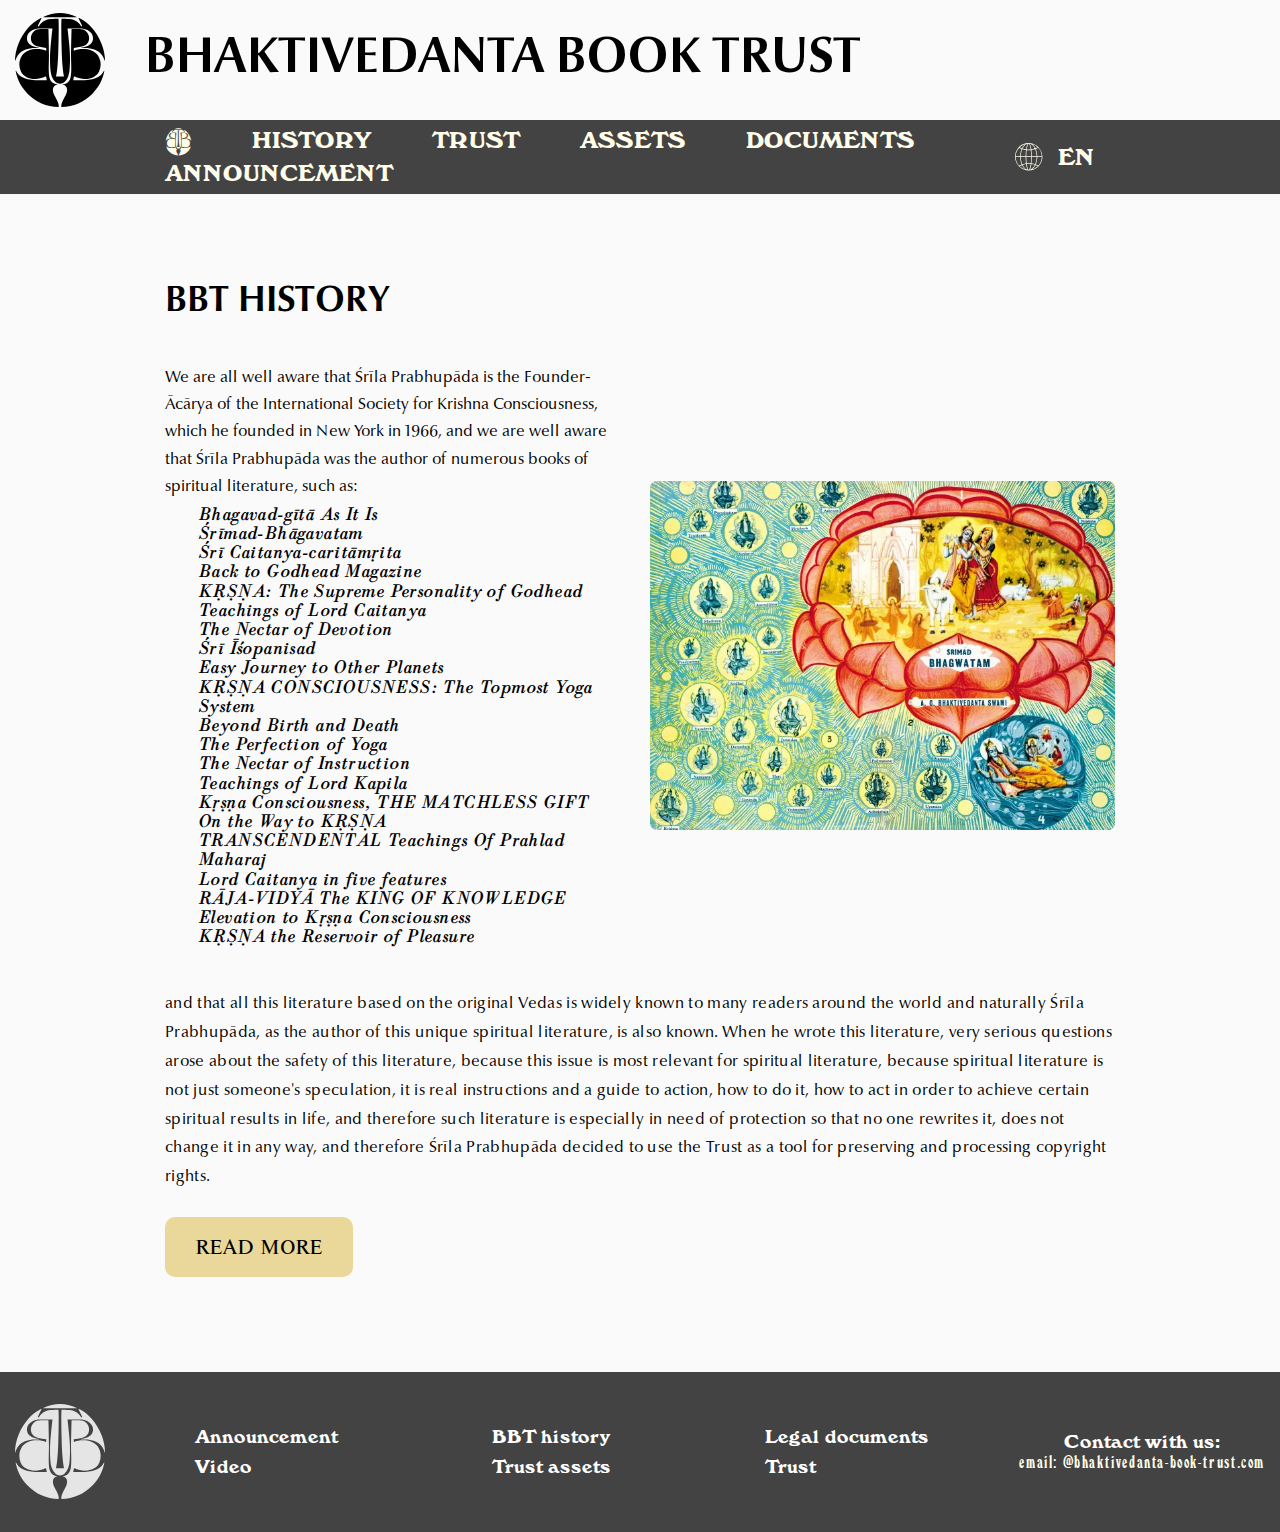
<file: history.html>
<!DOCTYPE html>
<html lang="en">
  <head>
    <title>History of the BBT</title>
    <meta charset="UTF-8" />
    <meta name="format-detection" content="telephone=no" />
    <link rel="stylesheet" href="./css/style.css" />
    <link rel="icon" href="./img/favicon.svg" type="image/svg+xml" />
    <!--link rel="shortcut icon" href="favicon.ico"-->
    <!-- <meta name="robots" content="noindex, nofollow"> -->
    <meta name="viewport" content="width=device-width, initial-scale=1.0" />
    <meta name="keywords" content="History of Bhaktivedanta Book Trust" />
    <meta
      name="description"
      content="We are all well aware that Śrīla Prabhupāda is the Founder-Ācārya of the International Society for Krishna Consciousness, which he founded in New York in 1966, and we are well aware that Śrīla Prabhupāda was the author of numerous books of spiritual literature, such as:"
    />
    <meta property="og:title" content="History of Bhaktivedanta Book Trust" />
    <meta property="og:site_name" content="bhaktivedanta-book-trust.com" />
    <meta property="og:url" content="/history.html" />
    <meta
      property="og:description"
      content="We are all well aware that Śrīla Prabhupāda is the Founder-Ācārya of the International Society for Krishna Consciousness, which he founded in New York in 1966, and we are well aware that Śrīla Prabhupāda was the author of numerous books of spiritual literature, such as:"
    />
    <meta property="og:image" content="./img/meta/preview-history.jpg" />
    <meta property="og:image:width" content="968" />
    <meta property="og:image:height" content="504" />

    <script defer src="./js/counter3.js"></script>
    <script defer type="module" src="./js/app.js"></script>
  </head>

  <body>
    <div class="wrapper" data-sticky>
      <header class="header">
        <div class="header__upper-line">
          <div class="header__upper-container">
            <div class="header__logo logo">
              <img
                class="logo__icon"
                src="./img/top-logo.svg"
                alt="Bhaktivedanta book trust logotype"
              />
              <span class="logo__description">BHAKTIVEDANTA BOOK TRUST</span>
            </div>
          </div>
        </div>
        <div class="header__lower-line" data-sticky-item>
          <div class="header__container">
            <div class="header__menu menu">
              <button type="button" class="menu__icon icon-menu">
                <span></span>
              </button>
              <nav class="menu__body">
                <ul class="menu__list">
                  <li class="menu__item">
                    <a
                      href="index.html"
                      class="menu__link"
                      data-language="menu_1"
                      >℗</a
                    >
                  </li>
                  <li class="menu__item">
                    <a
                      href="history.html"
                      class="menu__link"
                      data-language="menu_2"
                      >HISTORY</a
                    >
                  </li>
                  <li class="menu__item">
                    <a
                      href="trust.html"
                      class="menu__link"
                      data-language="menu_3"
                      >TRUST</a
                    >
                  </li>
                  <li class="menu__item">
                    <a
                      href="assets.html"
                      class="menu__link"
                      data-language="menu_6"
                      >ASSETS</a
                    >
                  </li>
                  <li class="menu__item">
                    <a
                      href="documents.html"
                      class="menu__link"
                      data-language="menu_7"
                      >DOCUMENTS</a
                    >
                  </li>
                  <!--li class="menu__item"><a target="_blank" href="https://www.youtube.com/@Bhaktivedanta-Book-Trust" onclick="GoToPage(lastpath + '>goto#' + href); return true;" class="menu__link" data-language="menu_4">VIDEO</a></li-->
                  <li class="menu__item">
                    <a
                      href="announcement.html"
                      class="menu__link"
                      data-language="menu_5"
                      >ANNOUNCEMENT</a
                    >
                  </li>
                </ul>
              </nav>
            </div>
            <div class="header__laguage">
              <img
                class="header__language-icon"
                src="./img/globus.svg"
                alt=""
                aria-hidden="true"
              />
              <select data-select name="form[]" class="form">
                <option value="en">EN</option>
                <option value="ru">RU</option>
              </select>
            </div>
          </div>
        </div>
      </header>
      <main class="page">
        <section class="page__history history">
          <div class="history__container">
            <h1 class="history__title" data-language="historyTitle">
              BBT HISTORY
            </h1>
            <div class="history__body">
              <div class="history__content">
                <p data-language="historyItem_1">
                  We are all well aware that Srila Prabhupāda was the
                  Founder-Acarya of the International Society for Krishna
                  Consciousness, which he founded in New York in 1966, and we
                  are well aware that Śrila Prabhupāda was the author of
                  numerous books of spiritual literature, books such as:
                </p>
                <!--p data-language="historyItem_2"-->
                <p data-language="assetsItem_1">
                  <a href="Bhagavad-gita_As_It_Is.html" data-id="1"
                    >Bhagavad-gītā As It Is</a
                  >
                  <br />
                  <a href="Srimad-Bhagavatam.html" data-id="2"
                    >Śrīmad-Bhāgavatam</a
                  >
                  <br />
                  <a href="Sri_Caitanya-caritamrita.html" data-id="3"
                    >Śrī Caitanya-caritāmṛita</a
                  >
                  <br />
                  <a href="#" data-id="99">Back to Godhead Magazine</a> <br />
                  <a
                    href="KRSNA_The_Supreme_Personality_of_Godhead.html"
                    data-id="4"
                    >KṚṢṆA: The Supreme Personality of Godhead</a
                  >
                  <br />
                  <a href="Teachings_of_Lord_Caitanya.html" data-id="5"
                    >Teachings of Lord Caitanya</a
                  >
                  <br />
                  <a href="The_Nectar_of_Devotion.html" data-id="6"
                    >The Nectar of Devotion</a
                  >
                  <br />
                  <a href="Sri_Isopanisad.html" data-id="7">Śrī Īśopanisad</a>
                  <br />
                  <a href="Easy_Journey_to_Other_Planets.html" data-id="8"
                    >Easy Journey to Other Planets</a
                  >
                  <br />
                  <a
                    href="KRSNA_CONSCIOUSNESS_The_Topmost_Yoga_System.html"
                    data-id="9"
                    >KṚṢṆA CONSCIOUSNESS: The Topmost Yoga System</a
                  >
                  <br />
                  <a href="Beyond_Birth_and_Death.html" data-id="10"
                    >Beyond Birth and Death</a
                  >
                  <br />
                  <a href="The_Perfection_of_Yoga.html" data-id="11"
                    >The Perfection of Yoga</a
                  >
                  <br />
                  <a href="The_Nectar_of_Instruction.html" data-id="12"
                    >The Nectar of Instruction</a
                  >
                  <br />
                  <a href="Teachings_of_Lord_Kapila.html" data-id="13"
                    >Teachings of Lord Kapila</a
                  >
                  <br />
                  <a
                    href="Krsna_Consciousness_THE_MATCHLESS_GIFT.html"
                    data-id="14"
                    >Kṛṣṇa Consciousness, THE MATCHLESS GIFT</a
                  >
                  <br />
                  <a href="On_the_Way_to_KRSNA.html" data-id="15"
                    >On the Way to KṚṢṆA</a
                  >
                  <br />
                  <a
                    href="TRANSCENDENTAL_Teachings_Of_Prahlad_Maharaj.html"
                    data-id="16"
                    >TRANSCENDENTAL Teachings Of Prahlad Maharaj</a
                  >
                  <br />
                  <a href="Lord_Caitanya_in_Five_Features.html" data-id="17"
                    >Lord Caitanya in five features</a
                  >
                  <br />
                  <a href="RAJA-VIDYA_The_King_of_Knowledge.html" data-id="18"
                    >RĀJA-VIDYĀ The KING OF KNOWLEDGE</a
                  >
                  <br />
                  <a href="Elevation_to_Krsna_Consciousness.html" data-id="19"
                    >Elevation to Kṛṣṇa Consciousness</a
                  >
                  <br />
                  <a href="#" data-id="20">KṚṢṆA the Reservoir of Pleasure</a>
                </p>
              </div>
              <div class="history__image">
                <picture
                  ><source srcset="./img/history/image.webp" type="image/webp" />
                  <img src="./img/history/image.jpg" alt="BBT HISTORY"
                /></picture>
              </div>
            </div>
            <p class="history__text" data-language="historyText">
              That all this literature based on the original Vedas is widely
              known to many readers around the world and of course Śrila
              Prabhupāda as the author of this unique spiritual literature. When
              he wrote this literature, very serious questions arose about the
              safety of this literature, because this issue is most relevant for
              spiritual literature, because spiritual literature is not just
              someone's speculation or someone's conjecture, it really is an
              instruction for action, that is, a guide to action, how to do it,
              how to act in order to achieve some specific spiritual results in
              life, and therefore such literature, it especially needs
              protection, so that no one rewrites it, does not change it in any
              way, and therefore Śrila Prabhupāda decided use as such a tool for
              the preservation of copyright, for the processing of copyright,
              use such an instrument as the Trust.
            </p>
            <a href="#" class="history__button"
              ><span data-language="historyButton">Read more</span></a
            >
          </div>
        </section>
      </main>
      <footer class="footer">
        <div class="footer__line-container">
          <div class="footer__inner _flex">
            <div class="footer__logo">
              <a href="index.html">
                <img
                  src="./img/bottom-logo.svg"
                  alt="Bhaktivedanta Swami Prabhupāda"
                />
              </a>
            </div>
            <nav class="footer__navigation _flex">
              <div class="footer__navigation-block">
                <a
                  href="announcement.html"
                  class="footer__navigation-link"
                  data-language="footerLink_1"
                  >Announcement</a
                >
                <a
                  target="_blank"
                  id="YoutubeLink"
                  onclick="GoToPage(lastpath + '>goto#' + href); return true;"
                  class="footer__navigation-link"
                  data-language="footerLink_2"
                  >Video</a
                >
              </div>
              <div class="footer__navigation-block">
                <a
                  href="history.html"
                  class="footer__navigation-link"
                  data-language="footerLink_3"
                  >BBT history</a
                >
                <a
                  href="assets.html"
                  class="footer__navigation-link"
                  data-language="footerLink_4"
                  >Trust assets</a
                >
              </div>
              <div class="footer__navigation-block">
                <a
                  href="documents.html"
                  class="footer__navigation-link"
                  data-language="footerLink_5"
                  >Legal documents</a
                >
                <a
                  href="trust.html"
                  class="footer__navigation-link"
                  data-language="footerLink_6"
                  >Trust</a
                >
              </div>
            </nav>
            <div class="footer__contacts">
              <div class="footer__contacts-title" data-language="footerContact">
                Contact with us:
              </div>
              <a
                href="announcement.html"
                onclick="GoToPage(lastpath + '>goto#' + href); return true;"
                target="_blank"
                class="footer__contacts-link"
                >email: @bhaktivedanta-book-trust.com</a
              >
            </div>
          </div>
        </div>
      </footer>
    </div>
  </body>
</html>
</file>
<file: css/style.css>
@charset "UTF-8";
@font-face {
  font-family: Didoni;
  font-display: swap;
  src: url("../fonts/Didoni-Bold_v2.10.32.woff2") format("woff2"), url("../fonts/Didoni-Bold_v2.10.32.woff") format("woff");
  font-weight: 700;
  font-style: normal;
}
@font-face {
  font-family: Didoni;
  font-display: swap;
  src: url("../fonts/Didoni-Italic_v2.10.33_27.woff2") format("woff2"), url("../fonts/Didoni-Italic_v2.10.33_27.woff") format("woff");
  font-weight: 400;
  font-style: italic;
}
@font-face {
  font-family: Didoni;
  font-display: swap;
  src: url("../fonts/Didoni-Regular_v2.10.32.woff") format("woff2"), url("../fonts/Didoni-Regular_v2.10.32.woff") format("woff");
  font-weight: 400;
  font-style: normal;
}
@font-face {
  font-family: Optima;
  font-display: swap;
  src: url("../fonts/Optima-Bold.woff2") format("woff2"), url("../fonts/Optima-Bold.woff") format("woff");
  font-weight: 700;
  font-style: normal;
}
@font-face {
  font-family: Optima;
  font-display: swap;
  src: url("../fonts/Optima-Regular.woff2") format("woff2"), url("../fonts/Optima-Regular.woff") format("woff");
  font-weight: 400;
  font-style: normal;
}
@font-face {
  font-family: Windsor;
  font-display: swap;
  src: url("../fonts/Windsor-Bold.web1.woff2") format("woff2"), url("../fonts/Windsor-Bold.web1.woff") format("woff");
  font-weight: 700;
  font-style: normal;
}
@font-face {
  font-family: Windsor;
  font-display: swap;
  src: url("../fonts/Windsor-Regular.woff2") format("woff2"), url("../fonts/Windsor-Regular.woff") format("woff");
  font-weight: 400;
  font-style: normal;
}
@font-face {
  font-family: Newton;
  font-display: swap;
  src: url("../fonts/Newton-ItalicV2.02.04.woff2") format("woff2"), url("../fonts/Newton-ItalicV2.02.04.woff") format("woff");
  font-weight: 400;
  font-style: italic;
}
@font-face {
  font-family: Newton;
  font-display: swap;
  src: url("../fonts/Newton-RegularV2.02.04.woff2") format("woff2"), url("../fonts/Newton-RegularV2.02.04.woff") format("woff");
  font-weight: 400;
  font-style: normal;
}
* {
  padding: 0px;
  margin: 0px;
  border: 0px;
}

*,
*:before,
*:after {
  box-sizing: border-box;
}

html,
body {
  height: 100%;
  min-width: 320px;
}

body {
  color: #000;
  line-height: 1;
  font-family: "Optima";
  font-size: 1rem;
  -ms-text-size-adjust: 100%;
  -moz-text-size-adjust: 100%;
  -webkit-text-size-adjust: 100%;
  -webkit-font-smoothing: antialiased;
  -moz-osx-font-smoothing: grayscale;
}

input,
button,
textarea {
  font-family: "Optima";
  font-size: inherit;
}

button {
  cursor: pointer;
  color: inherit;
  background-color: inherit;
}

a {
  color: inherit;
}

a:link,
a:visited {
  text-decoration: none;
}

a:hover {
  text-decoration: none;
}

ul li {
  list-style: none;
}

img {
  vertical-align: top;
}

h1,
h2,
h3,
h4,
h5,
h6 {
  font-weight: inherit;
  font-size: inherit;
}

body {
  background-color: #FBFAFA;
}
.lock body {
  overflow: hidden;
  touch-action: none;
}
@keyframes fade {
  from {
    opacity: 0;
  }
  to {
    opacity: 1;
  }
}
:root {
  --clr-light-200: hsl();
  --clr-light-300: hsl();
  --clr-light-400: hsl();
  --clr-dark-200: hsl();
  --clr-dark-300: hsl();
  --clr-dark-400: hsl();
  --ff-sans-normal: "";
  --ff-serif: "";
}

.wrapper {
  min-height: 100%;
  display: flex;
  flex-direction: column;
  overflow: hidden;
}
.wrapper > main {
  flex: 1 1 auto;
}
.wrapper > * {
  min-width: 0;
}

/*
(i) Стили будут применяться ко 
всем классам содержащим *__container
Например header__container, main__container и т.д.
Снипет (HTML): cnt
*/
[class*=__container] {
  margin: 0 auto;
  max-width: 87.5rem;
  box-sizing: content-box;
}
@media (max-width: 89.375em) {
  [class*=__container] {
    max-width: 78.125rem;
  }
}
@media (max-width: 80em) {
  [class*=__container] {
    max-width: 59.375rem;
  }
}
@media (max-width: 61.99875em) {
  [class*=__container] {
    max-width: 46.875rem;
  }
}
@media (max-width: 47.99875em) {
  [class*=__container] {
    max-width: none;
    padding: 0 0.9375rem;
  }
}

.select {
  position: relative;
  color: #FFFDE9;
  font-size: 1.5rem;
}
@media (max-width: 61.99875em) {
  .select {
    font-size: 1.25rem;
  }
}
.select__body {
  position: relative;
}
.select__title {
  color: inherit;
  text-align: left;
  cursor: pointer;
  width: 100%;
  border-radius: 4px;
}
.select__value {
  font-family: "Windsor";
  font-weight: 700;
  line-height: 1.18;
  display: flex;
  align-items: center;
  height: 1.875rem;
  padding: 0 0.9375rem;
  gap: 0.625rem;
}
.select__value > * {
  flex: 1 1 auto;
}
.select__value:after {
  content: "";
  align-self: stretch;
  flex: 0 0 10px;
  transition: all 0.3s ease 0s;
  display: flex;
  justify-content: center;
  align-items: center;
}
._select-open .select__value:after {
  transform: rotate(-180deg);
}
.select__value._select-pseudo-label::before {
  content: attr(data-pseudo-label);
  opacity: 0.5;
}
.select__text {
  flex: 1 1 auto;
}
.select__input {
  width: 100%;
  background-color: transparent;
  height: 100%;
}
.select__options {
  position: absolute;
  top: 2.1875rem;
  border-radius: 0 0 4px 4px;
  min-width: 100%;
  left: 0;
  background-color: rgba(21, 21, 21, 0.8);
  border-top: 0;
  border-top: 0;
  padding: 10px 0px 5px 0px;
}
.select__scroll {
  overflow-y: auto;
  overflow-x: hidden;
  max-height: 200px;
}
.select__option {
  width: 100%;
  display: block;
  text-align: left;
  cursor: pointer;
  padding: 0 15px;
  font-family: "Windsor";
  font-weight: 700;
  line-height: 1.18;
  color: inherit;
  background-color: transparent;
}
.select__option._select-selected {
  background-color: rgba(238, 238, 238, 0.315);
}
@media (any-hover: hover) {
  .select__option:hover {
    background: rgba(217, 217, 217, 0.4392156863);
  }
}
.select__value {
  padding: 0;
}
.select__row {
  display: inline-flex;
  align-items: center;
}
.select._select-open {
  z-index: 5;
}
._select-tag {
  cursor: pointer;
}

body::after {
  content: "";
  background-color: rgba(59, 55, 39, 0.5);
  position: fixed;
  width: 100%;
  height: 100%;
  top: 0;
  left: 0;
  opacity: 0;
  transition: opacity 0.8s ease 0s;
  pointer-events: none;
  z-index: 1002;
}

.popup-show body::after {
  opacity: 1;
}

.popup {
  position: fixed;
  top: 0;
  left: 0;
  bottom: 0;
  right: 0;
  padding: 30px 10px;
  transition: visibility 0.8s ease 0s;
  visibility: hidden;
  pointer-events: none;
}
.popup__close {
  display: block;
  margin-left: auto;
}
.popup__close:not(:last-child) {
  margin-bottom: 1.25rem;
}
.popup--book .popup__close {
  margin-right: 30px;
  margin-top: 10px;
}
.popup__title {
  font-family: "Didoni";
  font-weight: 700;
  font-size: 1.75rem;
  line-height: 1.2;
  text-align: center;
}
.popup__title:not(:last-child) {
  margin-bottom: 0.78125em;
}
@media (max-width: 47.99875em) {
  .popup__title {
    font-size: 1.5rem;
  }
}
@media (max-width: 29.99875em) {
  .popup__title {
    font-size: 1.25rem;
  }
}
.popup__image {
  display: flex;
  align-items: center;
  justify-content: center;
}
.popup__image:not(:last-child) {
  margin-bottom: 1.25rem;
}
@media (min-width: 47.99875em) {
  .popup__image picture {
    display: flex;
    align-items: center;
    justify-content: center;
  }
}
.popup__image img {
  max-width: 100%;
  border-radius: 10px;
}
@media (min-width: 47.99875em) {
  .popup__image img {
    max-width: 50%;
  }
}
.popup__info {
  font-size: 1.125rem;
  line-height: 1.6;
}
@media (max-width: 47.99875em) {
  .popup__info {
    font-size: 1rem;
  }
}
@media (min-width: 47.99875em) {
  .popup__info {
    padding-right: 1.875rem;
    padding-left: 1.875rem;
  }
}
.popup__section {
  padding-left: 1.25rem;
  padding-right: 1.25rem;
}
.popup__section:last-child {
  padding-left: 3.75rem;
  padding-right: 3.75rem;
}
@media (max-width: 39.999375em) {
  .popup__section {
    padding-left: 0.625rem;
    padding-right: 0.625rem;
  }
  .popup__section:last-child {
    padding-left: 0.625rem;
    padding-right: 0.625rem;
  }
}

.popup_show {
  z-index: 1003;
  visibility: visible;
  overflow: auto;
  pointer-events: auto;
}

.popup_show .popup__content {
  visibility: visible;
  transform: scale(1);
}

.popup__wrapper {
  display: flex;
  flex-direction: column;
  align-items: center;
  min-height: 100%;
  flex: 1 1 auto;
  width: 100%;
  display: flex;
  justify-content: center;
  align-items: center;
}

.popup__content {
  visibility: hidden;
  transform: scale(0);
  transition: transform 0.3s ease 0s;
  background-color: #eee;
  padding: 20px;
  width: 100%;
  margin: 0 auto;
  border-radius: 20px;
}
#book .popup__content {
  border-radius: 8px;
}
.lock .popup__content {
  visibility: visible;
}
.popup--book .popup__content {
  background-color: #f7f0dd;
  padding-right: 0;
  padding-left: 0;
}
@media (min-width: 61.99875em) {
  .popup--book .popup__content {
    max-width: 100%;
  }
}
@media (min-width: 61.99875em) {
  .popup__content {
    max-width: 80%;
  }
}
.popup__content .book-info {
  padding-top: 0;
  padding-right: 1.25rem;
  padding-left: 1.25rem;
}

[class*=-ibg] {
  position: relative;
}
[class*=-ibg] img {
  position: absolute;
  width: 100%;
  height: 100%;
  top: 0;
  left: 0;
  object-fit: cover;
}

[class*=-ibg_contain] img {
  object-fit: contain;
}

._grid {
  display: grid;
}

._flex {
  display: flex;
}

.header {
  position: absolute;
  top: 0;
  left: 0;
  width: 100%;
}
.header__upper-line {
  background-color: #FBFAFA;
}
.header__upper-container {
  max-width: 90%;
  box-sizing: content-box;
  margin: 0 auto;
  padding: 0 0.9375rem;
  min-height: 7.5rem;
  display: flex;
  align-items: center;
}
@media (max-width: 101.875em) {
  .header__upper-container {
    max-width: none;
  }
}
@media (max-width: 47.99875em) {
  .header__upper-container {
    min-height: 7.5rem;
  }
}
@media (max-width: 39.999375em) {
  .header__upper-container {
    max-width: none;
    margin-left: 0;
  }
}
.header__lower-line {
  z-index: 1000;
  padding-top: 0.375rem;
  padding-bottom: 0.375rem;
  background: rgba(21, 21, 21, 0.8);
  transition: all 0.3s ease;
  width: 100% !important;
}
.header__lower-line.down {
  transform: translateY(-100%);
  opacity: 0;
}
.header__lower-line.down.shown {
  transform: none;
  opacity: 1;
}
.header__container {
  display: flex;
  align-items: center;
  min-height: 3.75rem;
  justify-content: space-between;
}
@media (max-width: 47.99875em) {
  .header__container {
    min-height: 3.125rem;
    padding-right: 2.5rem;
  }
}
.header__laguage {
  display: flex;
  align-items: center;
}
.header__language-icon {
  max-width: 2.125rem;
}
.header__language-icon:not(:last-child) {
  margin-right: 1.5625rem;
}
@media (max-width: 80em) {
  .header__language-icon {
    max-width: 1.75rem;
  }
  .header__language-icon:not(:last-child) {
    margin-right: 0.9375rem;
  }
}
@media (max-width: 61.99875em) {
  .header__language-icon {
    max-width: 1.5rem;
  }
  .header__language-icon:not(:last-child) {
    margin-right: 0.625rem;
  }
}

@media (max-width: 47.99875em) {
  .menu__body {
    position: fixed;
    top: 0;
    left: 0;
    z-index: 2;
    overflow: auto;
    display: flex;
    justify-content: center;
    padding: 15vh 0 1.875rem;
    width: 100%;
    height: 100%;
    background: rgba(21, 21, 21, 0.8);
    transform: translateX(-100%);
    opacity: 0;
    transition: transform 0.3s ease, opacity 0.5s ease;
  }
  .menu-open .menu__body {
    transform: none;
    opacity: 1;
  }
}
.menu__list {
  display: flex;
  flex-wrap: wrap;
  row-gap: 0.3125rem;
  align-items: center;
}
@media (max-width: 47.99875em) {
  .menu__list {
    flex-direction: column;
  }
}
@media (max-width: 47.99875em) {
  .menu__item:not(:last-child) {
    margin-bottom: 1.5625rem;
  }
}
@media (min-width: 47.99875em) {
  .menu__item:not(:last-child) {
/*    margin-right: 1.875rem; ###MENU */
    margin-right: 1.175rem;
  }
}
@media (min-width: 80em) {
  .menu__item:not(:last-child) {
    margin-right: 3.75rem;
  }
}
.menu__link {
  font-family: "Windsor";
  font-weight: 700;
  font-size: 1.5rem;
  line-height: 1.18;
  color: #FFFDE9;
  text-transform: uppercase;
  transition: all 0.3s ease;
  cursor: pointer;
}
@media (any-hover: hover) {
  .menu__link:hover {
    color: #fffcdd;
    text-shadow: 2px 2px 5px rgba(255, 252, 221, 0.2);
  }
}
@media (max-width: 61.99875em) {
  .menu__link {
/*    font-size: 1.35rem; */
    font-size: 1.19rem; 
  }
}
@media (max-width: 47.99875em) {
  .menu__link {
    font-size: 1.5rem;
  }
}

.logo {
  display: flex;
  align-items: center;
}
.logo__icon {
  max-width: 5.625rem;
}
.logo__icon:not(:last-child) {
  margin-right: 4.375rem;
}
@media (max-width: 80em) {
  .logo__icon:not(:last-child) {
    margin-right: 2.5rem;
  }
}
@media (max-width: 61.99875em) {
  .logo__icon:not(:last-child) {
    margin-right: 1.5625rem;
  }
}
@media (max-width: 47.99875em) {
  .logo__icon {
    max-width: 5rem;
  }
}
@media (max-width: 29.99875em) {
  .logo__icon {
    max-width: 4.5rem;
  }
  .logo__icon:not(:last-child) {
    margin-right: 1.25rem;
  }
}
.logo__description {
  font-weight: 700;
  font-size: 3.125rem;
  line-height: 1.24;
}
@media (max-width: 61.99875em) {
  .logo__description {
    font-size: 2.25rem;
  }
}
@media (max-width: 47.99875em) {
  .logo__description {
    font-size: 2rem;
  }
}
@media (max-width: 39.999375em) {
  .logo__description {
    font-size: 1.875rem;
  }
}
@media (max-width: 29.99875em) {
  .logo__description {
    font-size: 1.75rem;
  }
}
@media (max-width: 22.5em) {
  .logo__description {
    font-size: 1.5rem;
  }
}

.icon-menu {
  display: none;
}
@media (max-width: 47.99875em) {
  .icon-menu {
    display: block;
    position: relative;
    width: 1.5625rem;
    height: 0.8125rem;
    cursor: pointer;
    z-index: 5;
  }
  .icon-menu span, .icon-menu::before, .icon-menu::after {
    content: "";
    transition: all 0.3s ease 0s;
    right: 0;
    position: absolute;
    width: 100%;
    height: 0.125rem;
    background-image: url("../img/burder-line.svg");
    background-repeat: no-repeat;
    background-size: cover;
    background-position: center center;
  }
  .icon-menu::before {
    top: 0;
  }
  .icon-menu::after {
    bottom: 0;
  }
  .icon-menu span {
    top: calc(50% - 0.0625rem);
  }
  .menu-open .icon-menu span {
    width: 0;
  }
  .menu-open .icon-menu::before {
    top: calc(50% - 0.0625rem);
    transform: rotate(-45deg);
  }
  .menu-open .icon-menu::after {
    bottom: calc(50% - 0.0625rem);
    transform: rotate(45deg);
  }
}

.footer {
  background: rgba(21, 21, 21, 0.8);
}
.footer__line-container {
  max-width: 90%;
  box-sizing: content-box;
  margin: 0 auto;
  padding: 0 0.9375rem;
  min-height: 7.5rem;
  display: flex;
  align-items: center;
}
@media (max-width: 101.875em) {
  .footer__line-container {
    max-width: none;
  }
}
@media (max-width: 47.99875em) {
  .footer__line-container {
    padding-top: 1.875rem;
    padding-bottom: 1.875rem;
  }
}
@media (max-width: 39.999375em) {
  .footer__line-container {
    max-width: none;
    margin-left: 0;
  }
}
.footer__inner {
  width: 100%;
  min-height: 10rem;
  display: flex;
  justify-content: space-between;
  align-items: center;
}
@media (max-width: 47.99875em) {
  .footer__inner {
    flex-direction: column;
  }
}
.footer__logo {
  max-width: 5.625rem;
}
@media (min-width: 61.99875em) {
  .footer__logo:not(:last-child) {
    margin-right: 2.5rem;
  }
}
@media (min-width: 47.99875em) {
  .footer__logo:not(:last-child) {
    margin-right: 1.5625rem;
  }
}
@media (max-width: 47.99875em) {
  .footer__logo {
    max-width: 5rem;
  }
  .footer__logo:not(:last-child) {
    margin-bottom: 1.5625rem;
  }
}
@media (max-width: 29.99875em) {
  .footer__logo {
    max-width: 4.5rem;
  }
}
.footer__logo img {
  max-width: 100%;
}
.footer__navigation {
  display: flex;
  justify-content: space-between;
}
@media (min-width: 61.99875em) {
  .footer__navigation {
    flex: 0 1 45.875rem;
  }
}
@media (max-width: 47.99875em) {
  .footer__navigation {
    margin-bottom: 2.1875rem;
    flex-direction: column;
  }
}
@media (min-width: 47.99875em) {
  .footer__navigation-block:not(:last-child) {
    margin-right: 0.9375rem;
  }
}
@media (max-width: 47.99875em) {
  .footer__navigation-block {
    text-align: center;
  }
  .footer__navigation-block:not(:last-child) {
    margin-bottom: 0.9375rem;
  }
}
.footer__navigation-link {
  display: block;
  font-family: "Windsor";
  font-weight: 700;
  font-size: 1.25rem;
  line-height: 1.15;
  color: #FFFFFF;
  transition: all 0.3s ease;
}
.footer__navigation-link:not(:last-child) {
  margin-bottom: 0.4375rem;
}
@media (any-hover: hover) {
  .footer__navigation-link:hover {
    color: #bbbaad;
  }
}
@media (max-width: 61.99875em) {
  .footer__navigation-link {
    font-size: 1.125rem;
  }
}
@media (max-width: 29.99875em) {
  .footer__navigation-link {
    font-size: 1.25rem;
  }
}
.footer__contacts {
  text-align: center;
}
@media (min-width: 61.99875em) {
  .footer__contacts {
    margin-left: 2.5rem;
  }
}
@media (min-width: 47.99875em) {
  .footer__contacts {
    margin-left: 1.5625rem;
  }
}
.footer__contacts-title {
  display: block;
  font-family: "Windsor";
  font-weight: 700;
  font-size: 1.25rem;
  line-height: 1.15;
  color: #FFFFFF;
}
@media (max-width: 61.99875em) {
  .footer__contacts-title {
    font-size: 1.125rem;
  }
}
@media (max-width: 29.99875em) {
  .footer__contacts-title {
    font-size: 1rem;
  }
}
.footer__contacts-link {
  font-family: "Windsor";
  font-size: 1.25rem;
  line-height: 1;
  letter-spacing: 0.08em;
  color: #FFFDE9;
  transition: all 0.3s ease;
}
@media (any-hover: hover) {
  .footer__contacts-link:hover {
    color: #bbbaad;
  }
}
@media (max-width: 61.99875em) {
  .footer__contacts-link {
    font-size: 1.125rem;
  }
}
@media (max-width: 29.99875em) {
  .footer__contacts-link {
    font-size: 1rem;
  }
}

.page__main-block {
  padding-top: 16.5625rem;
  padding-bottom: 2.5rem;
}
@media (max-width: 39.999375em) {
  .page__main-block {
    padding-top: 13.75rem;
    padding-bottom: 3.75rem;
  }
}

.main-block {
  min-height: 100vh;
  background-repeat: no-repeat;
  background-position: left 70%;
  background-size: cover;
  overflow: hidden;
}
@media (min-width: 89.375em) {
  .main-block__container {
    max-width: 72.5rem;
  }
}
.main-block__inner {
  display: flex;
  align-items: center;
  justify-content: space-between;
}
@media (max-width: 39.999375em) {
  .main-block__inner {
    flex-direction: column-reverse;
  }
}
.main-block__text {
  position: relative;
  max-width: 34.25rem;
  font-weight: 700;
  font-size: 1.5rem;
  line-height: 160.9%;
}
@media (max-width: 80em) {
  .main-block__text {
    max-width: 28.125rem;
    font-size: 1.25rem;
  }
}
@media (max-width: 39.999375em) {
  .main-block__text {
    text-align: justify;
    font-size: 1.125rem;
    line-height: 130%;
  }
}
@media (max-width: 29.99875em) {
  .main-block__text {
    font-size: 1rem;
  }
}
.main-block__text h1:not(:last-child) {
  margin-bottom: 0.4375rem;
}
.main-block__text h1:last-child {
  position: relative;
  padding-bottom: 1.25rem;
}
.main-block__text h1:last-child::after {
  content: "";
  position: absolute;
  width: 100%;
  max-width: 29.5625rem;
  height: 100%;
  max-height: 18rem;
  bottom: -77%;
  right: -28%;
  background-repeat: no-repeat;
  background-size: contain;
  background-image: url("../img/main-block/description.svg");
}
.main-block__text h1:last-child._ru::after {
  bottom: -75%;
}
@media (max-width: 61.99875em) {
  .main-block__text h1:last-child::after {
    max-width: 25rem;
    max-height: 7.625rem;
    bottom: -48%;
    right: -10%;
  }
  .main-block__text h1:last-child._ru::after {
    bottom: -50%;
  }
}
@media (max-width: 47.99875em) {
  .main-block__text h1:last-child::after {
    bottom: -75%;
    max-width: 27.5rem;
    max-height: 14.375rem;
  }
  .main-block__text h1:last-child._ru::after {
    bottom: -75%;
  }
}
@media (max-width: 39.999375em) {
  .main-block__text h1:last-child::after {
    max-width: 20rem;
    max-height: 13.75rem;
    bottom: -66%;
    right: -5%;
  }
  .main-block__text h1:last-child._ru::after {
    bottom: -70%;
  }
}
@media (max-width: 29.99875em) {
  .main-block__text h1:last-child::after {
    bottom: -62%;
  }
  .main-block__text h1:last-child._ru::after {
    bottom: -62%;
  }
}
@media (max-width: 26.5625em) {
  .main-block__text h1:last-child::after {
    bottom: -25%;
    max-width: 13.75rem;
    max-height: 3.4375rem;
  }
}
@media (min-width: 39.999375em) {
  .main-block__text {
    flex: 0 1 34.25rem;
  }
}
@media (min-width: 39.999375em) {
  .main-block__image {
    margin-left: 1.25rem;
  }
}
.main-block__image img {
  max-width: 100%;
  border-radius: 10px;
}
@media (max-width: 80em) {
  .main-block__image {
    max-width: 20rem;
  }
}
@media (max-width: 39.999375em) {
  .main-block__image {
    margin-bottom: 1.25rem;
  }
}

.page__info {
  padding-top: 5rem;
  padding-bottom: 5rem;
}

.info__content {
  display: grid;
}
@media (min-width: 61.99875em) {
  .info__content {
    align-items: center;
    grid-template-columns: 28.125rem 1fr;
    column-gap: 2.5rem;
  }
}
@media (min-width: 80em) {
  .info__content {
    grid-template-columns: repeat(auto-fit, minmax(18.125rem, 1fr));
    column-gap: 1.25rem;
  }
}
@media (min-width: 61.99875em) {
  .info__text {
    max-width: 35rem;
  }
}

.info__text p {
  font-weight: 400;
  line-height: 189.4%;
}
.info__text p._ru {
  line-height: 175.08%;
}

@media (max-width: 61.99875em) {
  .info__text:not(:last-child) {
    margin-bottom: 1.25rem;
  }
}
@media (max-width: 39.999375em) {
  .info__text {
    font-size: 0.875rem;
  }
}
.info__text__margin {
  font-weight: 400;
  line-height: 189.4%;
  margin-left: 33px;
}

.info__title {
  font-size: 2.25rem;
  line-height: 120%;
  text-transform: uppercase;
}
.info__title:not(:last-child) {
  margin-bottom: 0.9722222222em;
}
@media (max-width: 61.99875em) {
  .info__title:not(:last-child) {
    margin-bottom: 0.6944444444em;
  }
}
@media (max-width: 61.99875em) {
  .info__image {
    text-align: center;
  }
}
.info__image img {
  max-width: 100%;
}

.page__attention {
  padding-top: 3.125rem;
}
@supports (padding-bottom: clamp( 3.75rem , 1.2274774775rem  +  12.6126126126vw , 12.5rem )) {
  .page__attention {
    padding-bottom: clamp( 3.75rem , 1.2274774775rem  +  12.6126126126vw , 12.5rem );
  }
}
@supports not (padding-bottom: clamp( 3.75rem , 1.2274774775rem  +  12.6126126126vw , 12.5rem )) {
  .page__attention {
    padding-bottom: calc(3.75rem + 8.75 * (100vw - 20rem) / 69.375);
  }
}
@media (max-width: 61.99875em) {
  .page__attention {
    padding-top: 1.25rem;
  }
}

.attention__inner {
  position: relative;
  padding: 2.1875rem 1.5625rem 2.5rem;
  background: rgba(234, 216, 154, 0.5);
  border-radius: 10px;
}
@media (max-width: 61.99875em) {
  .attention__inner {
    padding-bottom: 5rem;
  }
}
.attention__title {
  font-size: 2.25rem;
  line-height: 120%;
  text-align: center;
  text-transform: uppercase;
}
.attention__title:not(:last-child) {
  margin-bottom: 0.4166666667em;
}
@media (max-width: 61.99875em) {
  .attention__title:not(:last-child) {
    margin-bottom: 0.2777777778em;
  }
}
.attention__body {
  display: flex;
  justify-content: center;
  column-gap: 15rem;
}
@media (max-width: 80em) {
  .attention__body {
    column-gap: 7.5rem;
  }
}
@media (max-width: 39.999375em) {
  .attention__body {
    display: block;
  }
}
.attention__text {
  display: flex;
  flex-direction: column;
  flex: 1 1 auto;
}
.attention__text > p {
  max-width: 25rem;
  line-height: 1.7;
}
.attention__text > p:not(:last-child) {
  margin-bottom: 0.625rem;
}
.attention__text > p:first-child {
  flex: 1 1 auto;
}
.attention__column {
  display: flex;
  flex-direction: column;
}
.attention__column:first-child {
  flex-shrink: 0;
}
@media (max-width: 39.999375em) {
  .attention__column:not(:last-child) {
    margin-bottom: 1.25rem;
  }
}
@media (min-width: 61.99875em) {
  .attention__column:last-child {
    position: relative;
  }
}
.attention__column:last-child::after {
  content: "";
  position: absolute;
  width: 6.75rem;
  height: 4.125rem;
  bottom: 13.5135135135%;
  right: -9.3896713615%;
  background-repeat: no-repeat;
  background-position: center center;
  background-size: contain;
  background-image: url("../img/attention/background.svg");
}
@media (max-width: 61.99875em) {
  .attention__column:last-child::after {
    bottom: 0.5rem;
    right: 0.5rem;
  }
}
.attention__subtitle {
  font-style: normal;
  font-weight: 700;
  font-size: 1.25rem;
  line-height: 189.4%;
}
.attention__subtitle:not(:last-child) {
  margin-bottom: 0.75em;
}
@media (max-width: 61.99875em) {
  .attention__subtitle {
    font-size: 1.125rem;
    line-height: 120%;
  }
}
@media (max-width: 47.99875em) {
  .attention__subtitle {
    font-size: 1rem;
  }
}
@media (max-width: 39.999375em) {
  .attention__subtitle {
    margin-bottom: 0.5rem;
  }
}
.attention__item {
  line-height: 1.51;
}
@media (max-width: 61.99875em) {
  .attention__item {
    font-size: 0.875rem;
  }
}

.page__history {
  padding-top: 20.625rem;
}
@media (max-width: 89.375em) {
  .page__history {
    padding-top: 17.5rem;
  }
}
@media (max-width: 47.99875em) {
  .page__history {
    padding-top: 14.375rem;
  }
}
@supports (padding-bottom: clamp( 3.75rem , 3.0292792793rem  +  3.6036036036vw , 6.25rem )) {
  .page__history {
    padding-bottom: clamp( 3.75rem , 3.0292792793rem  +  3.6036036036vw , 6.25rem );
  }
}
@supports not (padding-bottom: clamp( 3.75rem , 3.0292792793rem  +  3.6036036036vw , 6.25rem )) {
  .page__history {
    padding-bottom: calc(3.75rem + 2.5 * (100vw - 20rem) / 69.375);
  }
}

.history__title {
  font-weight: 700;
  font-size: 2.25rem;
  line-height: 1.25;
 /* text-transform: uppercase; */
}
.history__title:not(:last-child) {
  margin-bottom: 1.1111111111em;
}
@media (max-width: 39.999375em) {
  .history__title:not(:last-child) {
    margin-bottom: 0.6944444444em;
  }
}
.history__body {
  display: grid;
  gap: 1.25rem;
}
.history__body:not(:last-child) {
  margin-bottom: 2.75rem;
}
@media (min-width: 61.99875em) {
  .history__body {
    grid-template-columns: repeat(auto-fit, minmax(22.5rem, 1fr));
  }
}
@media (max-width: 80em) {
  .history__body {
    align-items: center;
  }
}
.history__content > p:first-child {
  font-weight: 400;
  line-height: 1.7;
  max-width: 37.8125rem;
}
.history__content > p:first-child:not(:last-child) {
  margin-bottom: 0.2375rem;
}
.history__content > p:last-child {
  font-family: "Didoni", serif;
  font-style: italic;
  margin-left: 33px;
  font-weight: 400;
  font-size: 1.25rem;
  line-height: 96.4%;
  letter-spacing: 0.02em;
}
.history__content > p:last-child._ru {
  font-size: 1.125rem;
  line-height: 1.08;
}
@media (max-width: 39.999375em) {
  .history__content > p:last-child {
    font-size: 1.125rem;
  }
  .history__content > p:last-child._ru {
    font-size: 0.9375rem;
  }
}
@media (max-width: 39.999375em) {
  .history__content {
    font-size: 0.875rem;
  }
}
.history__content a:hover {
  text-decoration: underline;
}
.history__image {
  justify-self: center;
}
@media (min-width: 61.99875em) {
  .history__image {
    justify-self: end;
  }
}
.history__image img {
  max-width: 100%;
}
.history__text {
  line-height: 1.8;
  letter-spacing: 0.02em;
}
.history__text:not(:last-child) {
  margin-bottom: 1.5625em;
}
@media (max-width: 39.999375em) {
  .history__text {
    font-size: 0.875rem;
  }
}
.history__button {
  display: inline-flex;
  align-items: center;
  justify-content: center;
  text-align: center;
  min-height: 3.75rem;
  padding-left: 1.875rem;
  padding-right: 1.875rem;
  background-color: #EAD89A;
  border-radius: 10px;
  transition: all 0.3s ease;
}
.history__button span {
  font-family: "Newton";
  font-size: 1.25rem;
  line-height: 1.4;
  letter-spacing: 0.02em;
  text-transform: uppercase;
  transition: all 0.3s ease;
}
@media (max-width: 39.999375em) {
  .history__button span {
    font-size: 1.125rem;
  }
}
@media (any-hover: hover) {
  .history__button:hover {
    background-color: rgb(238, 215, 133);
    box-shadow: 2px 2px 15px rgba(230, 199, 88, 0.4), 2px 2px 35px rgba(230, 199, 88, 0.24);
  }
  .history__button:hover span {
    letter-spacing: 2px;
  }
}
@media (max-width: 39.999375em) {
  .history__button {
    min-height: 3.125rem;
    padding-left: 2.8125rem;
    padding-right: 2.8125rem;
  }
}

.page__trust {
  padding-top: 17.5rem;
  margin-bottom: 7.5rem;
}
@media (max-width: 47.99875em) {
  .page__trust {
    padding-top: 15rem;
  }
}
.trust__title {
  font-family: "Didoni";
  font-weight: 700;
  font-size: 3.625rem;
  line-height: 1.2;
  text-transform: uppercase;
  text-align: center;
}
.trust__title:not(:last-child) {
  margin-bottom: 5rem;
}
@media (max-width: 47.99875em) {
  .trust__title:not(:last-child) {
    margin-bottom: 2.8125rem;
  }
}
.trust__body {
  display: grid;
  gap: 1.25rem;
}
@media (min-width: 61.99875em) {
  .trust__body {
    grid-template-columns: repeat(auto-fit, minmax(18.125rem, 1fr));
  }
}
.trust__text {
  line-height: 1.875;
  text-align: justify;
}
@media (min-width: 61.99875em) {
  .trust__text {
    max-width: 33.75rem;
  }
}
@media (max-width: 39.999375em) {
  .trust__text {
    font-size: 0.875rem;
  }
}
.trust__text__margin {
  margin-left: 33px;
}
.trust__subtitle {
  font-weight: 700;
  font-size: 2.25rem;
  line-height: 1.25;
}
.trust__subtitle:not(:last-child) {
  margin-bottom: 2.1875rem;
}
@media (max-width: 80em) {
  .trust__subtitle:not(:last-child) {
    margin-bottom: 0.9375rem;
  }
}
@media (max-width: 47.99875em) {
  .trust__subtitle {
    font-size: 2rem;
  }
}
@media (max-width: 39.999375em) {
  .trust__subtitle {
    font-size: 1.75rem;
  }
}
.trust__image img {
  border-radius: 10px;
  max-width: 100%;
}

.trustees {
  padding-top: 5rem;
  padding-bottom: 2.8125rem;
  background-color: rgba(234, 216, 154, 0.3);
}
@media (max-width: 47.99875em) {
  .trustees {
    padding-top: 2.8125rem;
  }
}
.trustees__title {
  font-weight: 700;
  font-size: 2.25rem;
  line-height: 1.25;
  text-align: center;
}
.trustees__title:not(:last-child) {
  margin-bottom: 0.9375rem;
}
@media (max-width: 47.99875em) {
  .trustees__title {
    font-size: 2rem;
  }
}
@media (max-width: 39.999375em) {
  .trustees__title {
    font-size: 1.75rem;
  }
}
.trustees__body {
  display: flex;
  justify-content: space-between;
}
.trustees__body:not(:last-child) {
  margin-bottom: 9.375rem;
}
@media (min-width: 61.99875em) {
  .trustees__body:first-of-type {
    justify-content: center;
    column-gap: 10rem;
  }
}
@media (max-width: 80em) {
  .trustees__body:first-of-type {
    column-gap: 1.875rem;
    align-items: center;
  }
}
@media (max-width: 61.99875em) {
  .trustees__body:first-of-type {
    align-items: stretch;
    display: grid;
  }
}
@media (max-width: 80em) {
  .trustees__body {
    column-gap: 1.875rem;
    align-items: center;
  }
}
@media (max-width: 61.99875em) {
  .trustees__body {
    flex-direction: column;
    align-items: stretch;
    display: grid;
  }
  .trustees__body:not(:last-child) {
    margin-bottom: 5rem;
  }
}
.trustees__image img {
  max-width: 100%;
  border-radius: 10px;
}
@media (max-width: 61.99875em) {
  .trustees__image:not(:last-child) {
    margin-bottom: 1.5625rem;
  }
}
.trustees__content {
  max-width: none;
}
.trustees__content p {
  margin-top: -0.7em;
}
.trustees__content > p:last-child {
  margin-top: -0.6em;
  font-family: "Didoni";
  font-style: italic;
  font-size: 1.13rem;
  line-height: 1.2;
  margin-left: 33px;
}
.trustees__content > p:last-child._ru {
  margin-top: -0.5em;
  font-family: "Didoni";
  font-style: italic;
  font-size: 1.05rem;
  line-height: 1.13;
  margin-left: 33px;
}
@media (max-width: 39.999375em) {
  .trustees__content > p:last-child {
    font-size: 1.125rem;
  }
}
.trustees__content > *:not(:last-child) {
  margin-bottom: 0.75rem;
}
@media (min-width: 61.99875em) {
  .trustees__content {
    max-width: 30rem;
  }
}
@media (min-width: 80em) {
  .trustees__content {
    max-width: 38.75rem;
  }
}
.trustees__text {
  max-width: none;
}
.trustees__text p:not(:last-child) {
  text-indent: 11px;
}
.trustees__text > *:not(:last-child) {
  margin-bottom: 0.5rem;
}
@media (min-width: 61.99875em) {
  .trustees__text {
    max-width: 32.5rem;
  }
}
@media (min-width: 80em) {
  .trustees__text {
    max-width: 40rem;
  }
}

.trustees__text__child {
  max-width: none;
}
.trustees__text__child p:last-child {
  text-indent: 0px;
  padding-left: 33px;
}


@media (max-width: 61.99875em) {
  .trustees__text:not(:last-child) {
    margin-bottom: 1.5625rem;
  }
}
.trustees__subtitle {
  font-weight: 700;
  font-size: 1.25rem;
  line-height: 1.25;
}
@media (max-width: 39.999375em) {
  .trustees__subtitle {
    font-size: 1.125rem;
  }
}
.trustees__text-block {
  font-weight: 400;
  line-height: 155.9%;
}
@media (max-width: 39.999375em) {
  .trustees__text-block {
    font-size: 0.875rem;
  }
}
.trustees__text-block._ru:last-child {
  font-size: 0.9375rem;
}
@media (max-width: 39.999375em) {
  .trustees__text-block._ru:last-child {
    font-size: 0.8125rem;
  }
}
.trustees__counter {
  font-weight: 700;
  line-height: 155.9%;
  text-align: center;
}
@media (max-width: 39.999375em) {
  .trustees__counter {
    font-size: 0.875rem;
  }
}
.trustees__slide {
  cursor: grab;
}
.trustees__slide > img,
.trustees__slide picture {
  max-width: 100%;
}
.trustees__slider-block {
  margin-top: 2.7rem;
  min-width: 0;
  max-width: 33.5625rem;
}
@media (max-width: 61.99875em) {
  .trustees__slider-block {
    justify-self: center;
  }
}
@media (max-width: 47.99875em) {
  .trustees__slider-block {
    max-width: 50%;
  }
}
@media (max-width: 29.99875em) {
  .trustees__slider-block {
    max-width: 100%;
  }
}
@media (max-width: 29.99875em) {
  .trustees__slider {
    max-width: 100%;
  }
}
.trustees__arrows {
  display: flex;
  align-items: center;
  justify-content: center;
  margin-top: 1.5625rem;
}
.trustees__arrow-left {
  transition: opacity 0.3s ease;
}
.trustees__arrow-left:not(:last-child) {
  margin-right: 7.5rem;
}
.trustees__arrow-right {
  transition: opacity 0.3s ease;
}

.swiper-button-disabled {
  opacity: 0.2;
  cursor: not-allowed;
}

.page__beneficiary {
  padding-top: 5.625rem;
}
@supports (padding-bottom: clamp( 3.75rem , 1.2274774775rem  +  12.6126126126vw , 12.5rem )) {
  .page__beneficiary {
    padding-bottom: clamp( 3.75rem , 1.2274774775rem  +  12.6126126126vw , 12.5rem );
  }
}
@supports not (padding-bottom: clamp( 3.75rem , 1.2274774775rem  +  12.6126126126vw , 12.5rem )) {
  .page__beneficiary {
    padding-bottom: calc(3.75rem + 8.75 * (100vw - 20rem) / 69.375);
  }
}

.beneficiary__title {
  font-weight: 700;
  font-size: 2.25rem;
  line-height: 1.25;
  text-align: center;
}
.beneficiary__title:not(:last-child) {
  margin-bottom: 3.125rem;
}
@media (max-width: 47.99875em) {
  .beneficiary__title {
    font-size: 2rem;
  }
  .beneficiary__title:not(:last-child) {
    margin-bottom: 2.1875rem;
  }
}
@media (max-width: 39.999375em) {
  .beneficiary__title {
    font-size: 1.75rem;
  }
}
.beneficiary__body {
  display: flex;
  display: grid;
  grid-template-columns: 35.375rem 43.875rem;
  align-items: center;
  justify-content: space-between;
}
@media (max-width: 80em) {
  .beneficiary__body {
    grid-template-columns: 29.375rem 23.75rem;
  }
}
@media (max-width: 61.99875em) {
  .beneficiary__body {
    grid-template-columns: 28.125rem 15.625rem;
  }
}
@media (max-width: 47.99875em) {
  .beneficiary__body {
    grid-template-columns: none;
  }
}
.beneficiary__slider-box {
  min-width: 0;
  padding: 2.5rem 0.5rem;
  display: flex;
  justify-content: space-between;
  background: rgba(234, 216, 154, 0.3);
  border-radius: 10px;
}
@media (min-width: 47.99875em) {
  .beneficiary__slider-box {
    margin-right: 1.25rem;
  }
}
@media (max-width: 47.99875em) {
  .beneficiary__slider-box {
    max-width: 60%;
    margin: 0 auto;
  }
  .beneficiary__slider-box:not(:last-child) {
    margin-bottom: 1.5625rem;
  }
}
@media (max-width: 29.99875em) {
  .beneficiary__slider-box {
    max-width: 100%;
    margin: 0;
  }
}
.beneficiary__arrow-left {
  background-color: transparent;
  margin-right: 0.625rem;
}
@media (max-width: 80em) and (min-width: 47.99875em) {
  .beneficiary__arrow-left img {
    max-width: 1.25rem;
  }
}
.beneficiary__arrow-right {
  background-color: transparent;
  margin-left: 0.625rem;
}
@media (max-width: 80em) and (min-width: 47.99875em) {
  .beneficiary__arrow-right img {
    max-width: 1.25rem;
  }
}
.trustees__slider {
  max-width: 100%;
}
.beneficiary__slider {
  max-width: 100%;
}
.beneficiary__slide {
  text-align: center;
}
.beneficiary__slide-img {
  max-width: 100%;
}
.beneficiary__image-box {
  text-align: center;
}
.beneficiary__image-box img {
  max-width: 100%;
}
.beneficiary__content {
  flex-grow: 0;
  font-family: "Didoni";
  font-size: 1.875rem;
  line-height: 1.2;
}
.beneficiary__content p:not(:last-of-type) {
  margin-bottom: 2.1875rem;
}
@media (max-width: 47.99875em) {
  .beneficiary__content p:not(:last-of-type) {
    margin-bottom: 1.5625rem;
  }
}
.beneficiary__content p._ru {
  font-size: 1.5rem;
}
@media (max-width: 80em) {
  .beneficiary__content p._ru {
    font-size: 1.25rem;
  }
}
@media (max-width: 39.999375em) {
  .beneficiary__content p._ru {
    font-size: 1rem;
  }
}
.beneficiary__content p:last-of-type {
  margin-bottom: 6.25rem;
}
@media (max-width: 47.99875em) {
  .beneficiary__content p:last-of-type {
    margin-bottom: 1.875rem;
  }
}
@media (max-width: 80em) {
  .beneficiary__content {
    font-size: 1.5rem;
  }
}
@media (max-width: 39.999375em) {
  .beneficiary__content {
    font-size: 1.25rem;
  }
}

.page__documents {
  padding-top: 23.3125rem;
}
@supports (padding-bottom: clamp( 3.75rem , 2.6689189189rem  +  5.4054054054vw , 7.5rem )) {
  .page__documents {
    padding-bottom: clamp( 3.75rem , 2.6689189189rem  +  5.4054054054vw , 7.5rem );
  }
}
@supports not (padding-bottom: clamp( 3.75rem , 2.6689189189rem  +  5.4054054054vw , 7.5rem )) {
  .page__documents {
    padding-bottom: calc(3.75rem + 3.75 * (100vw - 20rem) / 69.375);
  }
}
@media (max-width: 89.375em) {
  .page__documents {
    padding-top: 17.5rem;
  }
}
@media (max-width: 47.99875em) {
  .page__documents {
    padding-top: 15rem;
  }
}

.documents__title {
  font-family: "Didoni";
  font-weight: 700;
  font-size: 3.625rem;
  line-height: 1.2;
  text-align: center;
}
.documents__title:not(:last-child) {
  margin-bottom: 4.1875rem;
}
@media (max-width: 61.99875em) {
  .documents__title:not(:last-child) {
    margin-bottom: 2.8125rem;
  }
}
@media (max-width: 47.99875em) {
  .documents__title {
    font-size: 3rem;
  }
}
@media (max-width: 29.99875em) {
  .documents__title {
    font-size: 2.625rem;
  }
}
.documents__body {
  display: grid;
  column-gap: 3.6458vw;
  row-gap: 5.98958vw;
}
@media (min-width: 47.99875em) {
  .documents__body {
    grid-template-columns: repeat(2, 1fr);
  }
}
@media (max-width: 47.99875em) {
  .documents__body {
    row-gap: 5rem;
    justify-items: center;
  }
}
.documents__item {
  width: 100%;
  min-width: 0;
}
.documents__last-content p {
  font-family: "Didoni";
  font-size: 1.875rem;
  line-height: 1.2;
}
.documents__last-content p:not(:last-child) {
  margin-bottom: 1.3125rem;
}
.documents__button {
  display: inline-flex;
  align-items: center;
  justify-content: center;
  text-align: center;
  margin-left: 1.3125rem;
  min-height: 3.75rem;
  padding-left: 2.375rem;
  padding-right: 2.375rem;
  background-color: #EAD89A;
  border-radius: 10px;
  transition: all 0.3s ease;
}
.documents__button span {
  font-family: "Newton";
  font-size: 1.25rem;
  line-height: 1.4;
  letter-spacing: 0.02em;
  text-transform: uppercase;
  transition: all 0.3s ease;
}
@media (max-width: 39.999375em) {
  .documents__button span {
    font-size: 1.125rem;
  }
}
@media (any-hover: hover) {
  .documents__button:hover {
    background-color: rgb(238, 215, 133);
    box-shadow: 2px 2px 15px rgba(230, 199, 88, 0.4), 2px 2px 35px rgba(230, 199, 88, 0.24);
  }
  .documents__button:hover span {
    letter-spacing: 2px;
  }
}
@media (max-width: 39.999375em) {
  .documents__button {
    min-height: 3.125rem;
    padding-left: 2.8125rem;
    padding-right: 2.8125rem;
  }
}
.documents__subtitle {
  font-family: "Didoni";
  font-size: 1.875rem;
  line-height: 1.2;
  text-align: center;
}
.documents__subtitle:not(:last-child) {
  margin-bottom: 1.55rem;
}
@media (max-width: 80em) {
  .documents__subtitle:not(:last-child) {
    margin-bottom: 1.3rem;
  }
}
@media (max-width: 61.99875em) {
  .documents__subtitle {
    font-size: 1.75rem;
  }
  .documents__subtitle:not(:last-child) {
    margin-bottom: 1.2625rem;
  }
}
@media (max-width: 29.99875em) {
  .documents__subtitle {
    font-size: 1.5rem;
  }
  .documents__subtitle:not(:last-child) {
    margin-bottom: 0.9075rem;
  }
}
@media (max-width: 61.99875em) {
  .documents__subtitle._ru {
    font-size: 1.5rem;
  }
}
@media (max-width: 29.99875em) {
  .documents__subtitle._ru {
    font-size: 1.375rem;
  }
}
.documents__slider-box {
  width: 100%;
  padding: 2.8125rem 4.0625rem 1.875rem;
  background-color: rgba(234, 216, 154, 0.3);
}
.documents__slider-box-red {
  width: 100%;
  padding: 2.8125rem 4.0625rem 1.875rem;
  background-color: rgba(255, 0, 0, 0.5);
}
.documents__slider-box_last {
  height: 100%;
  display: grid;
  place-content: center;
  background-color: transparent;
}
@media (max-width: 80em) {
  .documents__slider-box {
    padding: 2.1875rem 2.8125rem 1.5625rem;
  }
  .documents__slider-box-red {
    padding: 2.1875rem 2.8125rem 1.5625rem;
  }
}
@media (max-width: 61.99875em) {
  .documents__slider-box {
    padding: 1.5625rem 1.5625rem 0.9375rem;
  }
  .documents__slider-box-red {
    padding: 1.5625rem 1.5625rem 0.9375rem;
  }
}
.documents__slider {
  max-width: 100%;
}
@media (max-width: 47.99875em) {
  .documents__slider {
    margin: 0 auto;
    max-width: 32.6875rem;
    width: 100%;
  }
}
.documents__slide-image {
  max-width: 100%;
}
.documents__arrows {
  display: flex;
  align-items: center;
  justify-content: center;
}
.documents__arrows:last-child {
  margin-top: 1.875rem;
}
.documents__arrows img {
  max-width: 100%;
}
@media (max-width: 61.99875em) {
  .documents__arrows > * {
    max-width: 1.375rem;
  }
  .documents__arrows:last-child {
    margin-top: 1.25rem;
  }
}
.documents__arrow-left:not(:last-child) {
  margin-right: 12.1875rem;
}
@media (max-width: 61.99875em) {
  .documents__arrow-left:not(:last-child) {
    margin-right: 7.5rem;
  }
}

.page__annoncment {
  padding-top: 23.3125rem;
}
@supports (padding-bottom: clamp( 3.75rem , 2.6689189189rem  +  5.4054054054vw , 7.5rem )) {
  .page__annoncment {
    padding-bottom: clamp( 3.75rem , 2.6689189189rem  +  5.4054054054vw , 7.5rem );
  }
}
@supports not (padding-bottom: clamp( 3.75rem , 2.6689189189rem  +  5.4054054054vw , 7.5rem )) {
  .page__annoncment {
    padding-bottom: calc(3.75rem + 3.75 * (100vw - 20rem) / 69.375);
  }
}
@media (max-width: 89.375em) {
  .page__annoncment {
    padding-top: 17.5rem;
  }
}
@media (max-width: 47.99875em) {
  .page__annoncment {
    padding-top: 15rem;
  }
}

.annoncment__title {
  font-family: "Didoni";
  font-weight: 700;
  font-size: 3.625rem;
  line-height: 1.2;
  text-align: center;
}
.annoncment__title:not(:last-child) {
  margin-bottom: 4.1875rem;
}
@media (max-width: 61.99875em) {
  .annoncment__title:not(:last-child) {
    margin-bottom: 2.8125rem;
  }
}
@media (max-width: 47.99875em) {
  .annoncment__title {
    font-size: 3rem;
  }
}
@media (max-width: 29.99875em) {
  .annoncment__title {
    font-size: 2.625rem;
  }
}
.annoncment__form {
  padding: 10.3125rem 8.854166vw 3rem 0;
  border-radius: 10px;
  display: flex;
  flex-direction: column;
  align-items: flex-end;
  justify-content: flex-end;
  background-position: 20% 50%;
  background-repeat: no-repeat;
  background-size: cover;
}
@supports (margin-bottom: clamp( 3.75rem , 1.5878378378rem  +  10.8108108108vw , 11.25rem )) {
  .annoncment__form:not(:last-child) {
    margin-bottom: clamp( 3.75rem , 1.5878378378rem  +  10.8108108108vw , 11.25rem );
  }
}
@supports not (margin-bottom: clamp( 3.75rem , 1.5878378378rem  +  10.8108108108vw , 11.25rem )) {
  .annoncment__form:not(:last-child) {
    margin-bottom: calc(3.75rem + 7.5 * (100vw - 20rem) / 69.375);
  }
}
@media (max-width: 47.99875em) {
  .annoncment__form {
    padding: 10.3125rem 2.8125rem 3rem;
  }
}
.annoncment__body {
  margin-left: 3vw;
  margin-right: 3vw;
  display: grid;
  column-gap: 6.0625rem;
  row-gap: 1.25rem;
  justify-content: center;
}
@media (min-width: 29.99875em) {
  .annoncment__body {
    grid-template-columns: repeat(auto-fit, minmax(22.5rem, 1fr));
  }
}
.item-annoncment {
  cursor: pointer;
  position: relative;
  padding: 2.8125rem 4.0625rem;
  max-width: 100%;
  background-color: #C4C4C4;
  transition: box-shadow 0.3s ease;
  border-radius: 10px;
  background-repeat: no-repeat;
  background-position: top center;
  background-size: cover;
}
.item-annoncment::after {
  content: "";
  position: absolute;
  width: 100%;
  height: 100%;
  top: 0;
  left: 0;
  background-color: rgba(234, 216, 154, 0.6);
  border-radius: 10px;
}
@media (any-hover: hover) {
  .item-annoncment:hover {
    box-shadow: 2px 2px 15px rgba(230, 199, 88, 0.4), 2px 2px 35px rgba(230, 199, 88, 0.24);
  }
}
.item-annoncment__title {
  position: relative;
  z-index: 1;
  font-family: "Didoni";
  font-weight: 700;
  font-size: 2rem;
  line-height: 1.2;
  text-align: center;
}
@media (max-width: 47.99875em) {
  .item-annoncment__title {
    font-size: 1.75rem;
  }
}
@media (max-width: 29.99875em) {
  .item-annoncment__title {
    font-size: 1.5rem;
  }
}

.ask {
  max-width: 36.875rem;
  width: 100%;
  display: flex;
  flex-direction: column;
}
@media (max-width: 80em) {
  .ask {
    max-width: 30rem;
  }
}
.ask__input {
  background: #FFFFFF;
  border-radius: 10px;
  min-height: 4.375rem;
  display: flex;
  align-items: center;
  padding: 0.3125rem 1.25rem;
  font-size: 1.25rem;
  outline: none;
  transition: box-shadow 0.3s ease;
}
.ask__input:not(:last-child) {
  margin-bottom: 2.5rem;
}
.ask__input_textarea {
  min-height: 8.75rem;
  resize: vertical;
  padding: 0.9375rem 1.25rem;
}
@media (any-hover: hover) {
  .ask__input:hover {
    box-shadow: 2px 2px 15px rgba(230, 199, 88, 0.4);
  }
  .ask__input:focus {
    box-shadow: 2px 2px 15px rgba(230, 199, 88, 0.4), 2px 2px 35px rgba(230, 199, 88, 0.24);
  }
}
@media (max-width: 61.99875em) {
  .ask__input {
    min-height: 3.75rem;
  }
  .ask__input:not(:last-child) {
    margin-bottom: 1.875rem;
  }
  .ask__input_textarea {
    min-height: 7.5rem;
  }
}
@media (max-width: 47.99875em) {
  .ask__input {
    min-height: 3.4375rem;
    font-size: 1.125rem;
  }
  .ask__input:not(:last-child) {
    margin-bottom: 1.5625rem;
  }
  .ask__input_textarea {
    min-height: 6.875rem;
  }
}
.ask__button {
  display: inline-flex;
  align-self: center;
  max-width: max-content;
  align-items: center;
  justify-content: center;
  text-align: center;
  min-height: 3.75rem;
  padding-left: 5rem;
  padding-right: 5rem;
  background-color: #EAD89A;
  border-radius: 10px;
  transition: all 0.3s ease;
  cursor: pointer;
}
.ask__button span {
  font-family: "Newton";
  font-size: 1.25rem;
  line-height: 1.4;
  letter-spacing: 0.02em;
  text-transform: uppercase;
  transition: all 0.3s ease;
}
@media (max-width: 39.999375em) {
  .ask__button span {
    font-size: 1.125rem;
  }
}
@media (any-hover: hover) {
  .ask__button:hover {
    background-color: rgb(238, 215, 133);
    box-shadow: 2px 2px 15px rgba(230, 199, 88, 0.4), 2px 2px 35px rgba(230, 199, 88, 0.24);
  }
  .ask__button:hover span {
    letter-spacing: 2px;
  }
  .ask__button:focus {
    background-color: rgb(238, 215, 133);
    box-shadow: 2px 2px 15px rgba(230, 199, 88, 0.4), 2px 2px 35px rgba(230, 199, 88, 0.24);
  }
  .ask__button:focus span {
    letter-spacing: 2px;
  }
}
@media (max-width: 39.999375em) {
  .ask__button {
    min-height: 3.125rem;
    padding-left: 2.8125rem;
    padding-right: 2.8125rem;
  }
}

.page__assets {
  padding-top: 20.625rem;
}
@supports (padding-bottom: clamp( 3.75rem , 2.6689189189rem  +  5.4054054054vw , 7.5rem )) {
  .page__assets {
    padding-bottom: clamp( 3.75rem , 2.6689189189rem  +  5.4054054054vw , 7.5rem );
  }
}
@supports not (padding-bottom: clamp( 3.75rem , 2.6689189189rem  +  5.4054054054vw , 7.5rem )) {
  .page__assets {
    padding-bottom: calc(3.75rem + 3.75 * (100vw - 20rem) / 69.375);
  }
}
@media (max-width: 89.375em) {
  .page__assets {
    padding-top: 17.5rem;
  }
}
@media (max-width: 47.99875em) {
  .page__assets {
    padding-top: 15rem;
  }
}

@media (min-width: 89.375em) {
  .assets__container {
    max-width: 75rem;
  }
}
.assets__header {
  max-width: max-content;
  margin: 0 auto;
  display: flex;
  flex-direction: column;
  align-items: center;
}
.assets__header:not(:last-child) {
  margin-bottom: 4.1875rem;
}
@media (max-width: 61.99875em) {
  .assets__header:not(:last-child) {
    margin-bottom: 2.8125rem;
  }
}
.assets__title {
  font-family: "Didoni";
  font-weight: 700;
  font-size: 3.625rem;
  line-height: 1.2;
  text-align: center;
}
@media (max-width: 47.99875em) {
  .assets__title {
    font-size: 3rem;
  }
}
@media (max-width: 29.99875em) {
  .assets__title {
    font-size: 2.625rem;
  }
}
.assets__description {
  font-family: "Didoni";
  line-height: 1.2;
  align-self: flex-end;
}
.assets__body {
  display: flex;
  align-items: center;
  justify-content: space-between;
}
.assets__body:not(:last-child) {
  margin-bottom: 7.1875rem;
}
@media (max-width: 47.99875em) {
  .assets__body {
    flex-direction: column-reverse;
  }
  .assets__body:not(:last-child) {
    margin-bottom: 5rem;
  }
}
@media (max-width: 39.999375em) {
  .assets__body:not(:last-child) {
    margin-bottom: 2.8125rem;
  }
}

.assets__content > *:not(:first-child):not(:last-child) {
  font-family: "Didoni";
  font-style: italic;
  font-size: 1.25rem;
  line-height: 1.1;
}

.assets__content p:first-child {
  font-family: "Didoni";
  font-size: 1.25rem;
  line-height: 1.2;
}
.assets__content p:first-child:not(:last-child) {
  margin-bottom: 1.2rem;
}
.assets__content p:first-child._ru {
  font-size: 1.125rem;
}
@media (max-width: 61.99875em) {
  .assets__content p:first-child._ru {
    font-size: 1rem;
  }
}
@media (max-width: 39.999375em) {
  .assets__content p:first-child._ru {
    font-size: 0.9375rem;
  }
}
@media (max-width: 47.99875em) {
  .assets__content p:first-child {
    font-size: 1.125rem;
  }
}
.assets__content p:last-child {
  font-family: "Didoni";
  line-height: 1.2;
}
.assets__content:not(:last-child) {
  margin-right: 1.25rem;
}
@media (max-width: 47.99875em) {
  .assets__content:not(:last-child) {
    margin-top: 1.5625rem;
  }
}
.assets__content a:hover {
  text-decoration: underline;
}
.assets__text__margin {
  margin-top: -1rem;
  margin-bottom: 1rem;
  margin-left: 33px;
}
.assets__text__margin p:first-child {
  line-height: 1;
}
.assets__image {
  max-width: 100%;
}
.assets__button {
  display: flex;
  max-width: max-content;
  margin: 0 auto;
  align-items: center;
  justify-content: center;
  text-align: center;
  min-height: 3.75rem;
  padding-left: 1.5625rem;
  padding-right: 1.5625rem;
  background-color: #EAD89A;
  border-radius: 10px;
  transition: all 0.3s ease;
  cursor: pointer;
  outline: none;
}
.assets__button span {
  font-family: "Newton";
  font-size: 1.25rem;
  line-height: 1.4;
  letter-spacing: 0.02em;
  text-transform: uppercase;
  transition: all 0.3s ease;
}
@media (max-width: 39.999375em) {
  .assets__button span {
    font-size: 1.125rem;
  }
}
@media (any-hover: hover) {
  .assets__button:hover {
    background-color: rgb(238, 215, 133);
    box-shadow: 2px 2px 15px rgba(230, 199, 88, 0.4), 2px 2px 35px rgba(230, 199, 88, 0.24);
  }
  .assets__button:hover span {
    letter-spacing: 2px;
  }
  .assets__button:focus {
    background-color: rgb(238, 215, 133);
    box-shadow: 2px 2px 15px rgba(230, 199, 88, 0.4), 2px 2px 35px rgba(230, 199, 88, 0.24);
  }
  .assets__button:focus span {
    letter-spacing: 2px;
  }
}
@media (max-width: 39.999375em) {
  .assets__button {
    min-height: 3.125rem;
    padding-left: 2.8125rem;
    padding-right: 2.8125rem;
  }
}
.assets__button--disappearing {
  animation: disappear 1.2s ease-in-out forwards;
}
.assets__books {
  opacity: 0;
  visibility: hidden;
  max-height: 0;
  transition: opacity 0.4s ease-in-out, visibility 0.4s ease-in-out, max-height 0.6s ease-in-out;
}
.assets__books--active {
  opacity: 1;
  visibility: visible;
}

@keyframes disappear {
  to {
    opacity: 0;
    transform: scale(0);
  }
}
.books__item {
  display: flex;
  align-items: flex-start;
  padding: 2.1875rem 2.5rem;
  background-color: #f7f0dd;
  border-radius: 12px;
  transition: box-shadow 0.4s ease-in-out;
}
.books__item:not(:last-child) {
  margin-bottom: 0.4375rem;
}
.books__item.scrolled {
  box-shadow: 2px 2px 30px rgba(99, 96, 88, 0.337);
}
@media (max-width: 61.99875em) {
  .books__item {
    flex-direction: column;
  }
}
@media (max-width: 39.999375em) {
  .books__item {
    padding: 35px 20px;
  }
}
.books__title {
  font-size: 2.25rem;
}
.books__title:not(:last-child) {
  margin-bottom: 0.5rem;
}
@media (max-width: 29.99875em) {
  .books__title {
    font-size: 1.875rem;
  }
}
.books__subtitle {
  font-size: 1.5rem;
}
@media (max-width: 29.99875em) {
  .books__subtitle {
    font-size: 1.25rem;
  }
}
.books__header {
  font-family: "Didoni";
  display: flex;
  flex-direction: column;
  text-align: right;
  width: 35%;
}
.books__header:not(:last-child) {
  margin-right: 2.1875rem;
}
@media (max-width: 61.99875em) {
  .books__header {
    width: 100%;
    text-align: center;
  }
  .books__header:not(:last-child) {
    margin-right: 0;
    margin-bottom: 2.5rem;
  }
}
.books__inner-list {
  flex-grow: 1;
  display: grid;
  grid-template-columns: repeat(auto-fit, minmax(6.875rem, 8.125rem));
  column-gap: 0.625rem;
  row-gap: 0.3125rem;
}
@media (max-width: 61.99875em) {
  .books__inner-list {
    width: 100%;
    justify-content: center;
  }
}
@media (max-width: 29.99875em) {
  .books__inner-list {
    display: flex;
    flex-wrap: wrap;
  }
}
.books__inner-item {
  cursor: pointer;
  position: relative;
  max-width: max-content;
  border-radius: 8px;
  padding: 10px;
  display: flex;
  flex-direction: column;
  align-items: center;
  text-align: center;
  transition: background-color 0.4s ease-in-out;
}
@media (any-hover: hover) {
  .books__inner-item:hover {
    background-color: #e9ddb3;
  }
  .books__inner-item:hover .books__tooltip {
    opacity: 1;
    visibility: visible;
    background-color: #ffc97b;
  }
}
.books__inner-item--alone {
  align-items: flex-start;
}
.books__img {
  flex: 0 1 10.3125rem;
  max-width: 6.875rem;
  max-height: 10.3125rem;
  text-align: center;
  display: inline-block;
}
.books__img:not(:last-child) {
  margin-bottom: 0.625rem;
}
@media (max-width: 29.99875em) {
  .books__img {
    max-width: 100%;
    object-fit: contain;
    object-position: center bottom;
    overflow: hidden;
    max-height: 85px;
  }
}
.books__descr {
  display: block;
  margin: 0 auto;
  font-family: "Didoni";
  font-size: 1.25rem;
}
@media (max-width: 39.999375em) {
  .books__descr {
    font-size: 0.875rem;
    margin-top: 0.125rem;
  }
}
.books__tooltip {
  cursor: pointer;
  position: absolute;
  z-index: 3;
  top: calc(100% + 5px);
  display: grid;
  grid-template-columns: repeat(var(--count), 8.125rem);
  left: 0;
  background-color: #f7f0dd;
  border-radius: 8px;
  opacity: 0;
  visibility: hidden;
  transition: all 0.4s ease-in-out;
}
@media (max-width: 39.999375em) {
  .books__tooltip {
    max-width: 100vw;
    grid-template-columns: repeat(var(--count), 20vw);
  }
}
.books__tooltip-image {
  display: inline-block;
  padding: 10px;
  transition: background-color 0.3s ease;
  border-radius: 8px;
}
@media (any-hover: hover) {
  .books__tooltip-image:hover {
    background-color: #e9ddb3;
  }
}
@media (max-width: 39.999375em) {
  .books__tooltip-image {
    max-width: 100%;
  }
}
.books__tooltip-img {
  max-width: 110px;
  max-height: 165px;
}
@media (max-width: 39.999375em) {
  .books__tooltip-img {
    max-width: 100%;
  }
}

.page__book {
  padding-top: 20.625rem;
}
@supports (padding-bottom: clamp( 3.75rem , 2.6689189189rem  +  5.4054054054vw , 7.5rem )) {
  .page__book {
    padding-bottom: clamp( 3.75rem , 2.6689189189rem  +  5.4054054054vw , 7.5rem );
  }
}
@supports not (padding-bottom: clamp( 3.75rem , 2.6689189189rem  +  5.4054054054vw , 7.5rem )) {
  .page__book {
    padding-bottom: calc(3.75rem + 3.75 * (100vw - 20rem) / 69.375);
  }
}
@media (max-width: 89.375em) {
  .page__book {
    padding-top: 17.5rem;
  }
}
@media (max-width: 47.99875em) {
  .page__book {
    padding-top: 15rem;
  }
}

.book__wrapper {
  margin-top: 1.875rem;
}
.book__content {
  padding: 0 15px;
}
.book__card {
  max-width: 30.375rem;
  margin: 0 auto;
  padding: 35px 25px 0;
  border-radius: 12px;
  background-color: #f7f0dd;
}
.book__navigation {
  display: flex;
  align-items: flex-end;
  margin: 0 -15px;
}
.book__navigation-title {
  position: relative;
  flex-grow: 1;
  font-weight: 700;
}
.book__navigation-title:not(:last-child) {
  border-right: 2px solid #000;
}
.book__navigation-title::after {
  content: "";
  position: absolute;
  top: 173%;
  left: 50%;
  width: 0;
  height: 0;
  width: 30px;
  height: 30px;
  background-color: #f7f0dd;
  transform: translateX(-50%) translateY(1.5625rem);
  opacity: 0;
  visibility: hidden;
  transition: opacity 0.25s ease-in-out, visibility 0.25s ease-in-out, transform 0.4s ease-in-out;
  z-index: -1;
}
.book__navigation-title span {
  display: inline-block;
  transition: transform 0.3s ease, text-shadow 0.4s ease-in-out;
}
@media (any-hover: hover) {
  .book__navigation-title:hover span {
    transform: translateY(-0.125rem);
    text-shadow: 2px 2px 2px rgba(0, 0, 0, 0.1);
  }
}
.book__navigation-title._tab-active span {
  transform: none;
  text-shadow: 2px 2px 2px rgba(0, 0, 0, 0.2);
}
.book__navigation-title._tab-active::after {
  opacity: 1;
  visibility: visible;
  transform: translateX(-50%) rotate(45deg);
  box-shadow: 2px 2px 10px rgba(0, 0, 0, 0.248);
}
.book__title {
  text-align: center;
}
.book__title:not(:last-child) {
  margin-bottom: 0.3125rem;
}
.book__description {
  font-family: "Arial", sans-serif;
  font-size: 1.125rem;
  line-height: 1.2;
  text-align: justify;
}
.book__description:not(:last-child) {
  margin-bottom: 1.25rem;
}
@media (max-width: 39.999375em) {
  .book__description {
    font-size: 1rem;
  }
}
.book__images {
  display: flex;
  flex-wrap: wrap;
  justify-content: center;
}
.book__images:not(:last-child) {
  margin-bottom: 1.25rem;
}
.book__images > div {
  width: 25%;
}
.book__image {
  position: relative;
  cursor: pointer;
}
.book__image:hover .books__tooltip {
  opacity: 1;
  visibility: visible;
}
.book__image > img {
  width: 100%;
}

.book-details {
  position: relative;
  max-height: 0;
  display: none;
  opacity: 0;
  background-color: #f7f0dd;
  transition: opacity 0.3s ease-in-out, visibility 0.3s ease-in-out, max-height 0.4s ease-in-out;
}
.book-details--white {
  background-color: #fbfafa;
  border-bottom: 2px solid #f7f0dd;
}
.book-details--visible {
  max-height: 100%;
  display: block;
  opacity: 1;
}
.book-details.is-visible {
  display: block;
  animation: fadeInFromNone 0.5s ease-in-out;
  animation-fill-mode: forwards;
}
.book-details.is-hidden {
  animation: fadeOutFromBlock 0.5s ease-in-out;
}
.book-details__container {
  padding: 40px 15px;
}
@media (max-width: 47.99875em) {
  .book-details__container {
    padding: 40px 15px !important;
  }
}
.book-details__title {
  font-size: 2rem;
}
.book-details__title:not(:last-child) {
  margin-bottom: 1.25rem;
}
@media (max-width: 61.99875em) {
  .book-details__title {
    display: none;
  }
}
@media (max-width: 61.99875em) {
  .book-details__title--popup {
    display: inline-block;
  }
  .book-details__title--popup:not(:last-child) {
    margin-bottom: 1.25rem;
  }
}
.book-details__title--mobile {
  display: none;
}
@media (max-width: 61.99875em) {
  .book-details__title--mobile {
    display: inline-block;
    margin-top: 1.875rem;
  }
  .book-details__title--mobile:not(:last-child) {
    margin-bottom: 0.625rem;
  }
}
.book-details__text {
  font-size: 1.125rem;
  line-height: 1.2;
  text-align: justify;

}
.book-details__text p:not(:last-child) {
  margin-bottom: 0.5rem;
}
@media (max-width: 61.99875em) {
  .book-details__text:not(:last-child) {
    margin-bottom: 2.5rem;
  }
}
@media (max-width: 47.99875em) {
  .book-details__text {
    font-size: 1rem;
    line-height: 1.4;
  }
}
.book-details__table-block {
  position: relative;
  float: right;
  width: 44.375rem;
  margin: 0 0 0.625rem 1.625rem;
  height: 260px;
  display: flex;
  align-items: center;
  justify-content: center;
}
@media (max-width: 61.99875em) {
  .book-details__table-block:not(:last-child) {
    margin-bottom: 1.5rem;
  }
}
@media (max-width: 61.999375em) {
  .book-details__table-block {
    margin-top: 4rem;
  }
}

@media (max-width: 47.99875em) {
  .book-details__table-block {
    float: none;
    margin-top: 3rem;
    width: 100%;
  }
}
@media (max-width: 39.999375em) {
  .book-details__table-block {
    flex-direction: column;
    margin-left: 0;
    margin-top: 5rem;
  }
}



.book-details__slider {
  min-width: 0;
  width: 100%;
  height: 230px;
  max-width: 38.75rem;
  border-radius: 12px 0 0 12px;
  background-color: #fbfafa;
}
.book-details--white .book-details__slider {
  background-color: #f7f0dd;
}
@media (max-width: 47.99875em) {
  .book-details__slider {
    max-width: 30rem;
  }
}
@media (max-width: 39.999375em) {
  .book-details__slider {
    max-width: 100%;
    border-radius: 12px 12px 0 0;
    flex: 0 0 15rem;
  }
}
@media (max-width: 29.99875em) {
  .book-details__slider {
    height: 230px;
  }
}

.book-details__slide {
  cursor: pointer;
  transition: background-color 0.4s ease-in-out;
}
@media (any-hover: hover) {
  .book-details__slide:hover {
    background-color: #f7f0dd;
  }
  .book-details--white .book-details__slide:hover {
    background-color: #fbfafa;
  }
}
@media (max-width: 29.99875em) {
  .book-details__slide:not(:last-child) {
    border-bottom: 2px solid #f7f0dd;
  }
}
.book-details__slide.hide {
  opacity: 1;
  animation-name: a1;
  animation-duration: 0s;
  animation-fill-mode: forwards;
}
.book-details__line {
  font-family: "Arial", sans-serif;
  display: grid;
  grid-template-columns: 1.4fr 4.0625rem 0.9fr;
  align-items: center;
  font-size: 1.35rem;
  border-bottom: 2px solid #f7f0dd;
}


@media (max-width: 47.99875em) {
  .book-details__line {
    font-size: 1.235rem;
  }
}

@media (max-width: 39.999375em) {
  .book-details__line {
    font-size: 1.175rem;
  }
}


@media (max-width: 29.99875em) {
  .book-details__line {
    font-size: 1.11rem;
  }
}


.book-details--white .book-details__line {
  border-color: #fbfafa;
}
.book-details__line div:first-child {
  border-right: 2px solid #f7f0dd;
}
.book-details--white .book-details__line div:first-child {
  border-color: #fbfafa;
}
@media (max-width: 29.99875em) {
  .book-details__line div:first-child {
    border: none;
  }
}
.book-details__line div:nth-child(2) {
  height: 100%;
  display: flex;
  align-items: center;
  justify-content: center;
}
.book-details--white .book-details__line div:nth-child(2) {
  border-color: #fbfafa;
}
@media (max-width: 29.99875em) {
  .book-details__line div:nth-child(2) {
    border: none;
  }
}
.book-details__line div:last-child {
  border-left: 2px solid #f7f0dd;
  height: 100%;
}
.book-details--white .book-details__line div:last-child {
  border-color: #fbfafa;
}
@media (max-width: 29.99875em) {
  .book-details__line div:last-child {
    border: none;
  }
}
.book-details__line div {
  padding-top: 0.5625rem;
  padding-bottom: 0.25rem;
  padding-right: 0.5625rem;
  padding-left: 0.5625rem;
}

.book-details__line div p {
  font-size: 0.84rem;
}

@media (max-width: 47.99875em) {
  .book-details__line div p {
    font-size: 0.65rem;
  }
}

@media (max-width: 29.99875em) {
  .book-details__line div p {
    padding-top: 0.2625rem;
    margin-bottom: 0.3rem;
    font-size: 0.545rem;
  }
}
.book-details__button {
  position: absolute;
  left: 58.5%;
  display: flex;
  align-items: center;
  justify-content: center;
  transform: translateX(calc(-50% - 45px));
  background-color: transparent;
}
@media (max-width: 47.99875em) {
  .book-details__button {
    left: 56.6666%;
  }
}

@media (max-width: 39.999375em) {
  .book-details__button {
    left: 59.3666%;
  }
}


@media (max-width: 29.99875em) {
  .book-details__button {
    left: 60.0666%;
  }
}

.book-details__button::after {
  content: "";
  position: absolute;
  top: 50%;
  left: 50%;
  transform: translate(-50%, -50%);
  z-index: -1;
  width: 0;
  height: 0;
  border-right: 32.5px solid transparent;
  border-left: 32.5px solid transparent;
}


.book-details__button--next {
  bottom: -11px;
}
.book-details__button--next::after {
  border-top: 30px solid #ffdbbe;
}
.book-details__button--next span {
  transform: translateY(-0.1875rem);
}
@media (max-width: 39.999375em) {
  .book-details__button--next {
    bottom: 20.5px;
  }
}
.book-details__button--prev {
  top: -11.8px;
}
.book-details__button--prev::after {
  border-bottom: 30px solid #ffdbbe;
}
.book-details__button--prev span {
  transform: translateY(0.1875rem);
}
@media (max-width: 39.999375em) {
  .book-details__button--prev {
    top: -62px;
  }
}
@media (max-width: 39.999375em) {
  .book-details__button {
    transform: translateX(-50%);
  }
}
.book-details__language {
  flex: 0 0 5.625rem;
  width: 5.625rem;
  border-left: 12px solid #ffdbbe;
  height: 100%;
}
@media (max-width: 39.999375em) {
  .book-details__language {
    width: 100%;
    flex: 1 1 auto;
    border-left: none;
    border-top: 12px solid #ffdbbe;
    padding-top: 1.25rem;
  }
}
.book-details__language-list {
  display: flex;
  flex-direction: column;
  justify-content: center;
  margin: 15px 0;
  max-height: 14.375rem;
}
@media (max-width: 39.999375em) {
  .book-details__language-list {
    flex-direction: row;
    height: auto;
    width: 100%;
  }
}
.book-details__language-item {
  position: relative;
  flex-grow: 1;
  height: 12.5%;
  width: 100%;
  padding-top: 0.25rem;
  transition: all 0.3s ease;
}
.book-details__language-item:not(:last-child)::after {
  content: "";
  position: absolute;
  top: 100%;
  left: 0;
  width: 3.125rem;
  height: 0.125rem;
  background-color: #ffdbbe;
  transition: width 0.3s ease;
}
.book-details__language-item.chosen {
  background-color: #ffdbbe;
  transform: translateX(-0.25rem);
  font-size: 1.25rem;
  padding-bottom: 0.25rem;
}
.book-details__language-item.chosen::after {
  width: 100%;
}
@media (max-width: 39.999375em) {
  .book-details__language-item.chosen {
    font-size: 1rem;
  }
}
@media (max-width: 39.999375em) {
  .book-details__language-item:last-child::after {
    content: "";
    position: absolute;
    top: 100%;
    left: 0;
    width: 3.125rem;
    height: 0.125rem;
    background-color: #ffdbbe;
    transition: width 0.3s ease;
  }
  .book-details__language-item:last-child.chosen::after {
    width: 100%;
  }
  .book-details__language-item:not(:last-child) {
    margin-right: 0.625rem;
  }
}
.book-details__language-button {
  transition: transform 0.3s ease;
}
@media (any-hover: hover) {
  .book-details__language-button:hover {
    transform: translateX(0.125rem);
  }
}

@keyframes a1 {
  to {
    opacity: 0;
    height: 0;
    width: 0;
    padding: 0;
    margin: 0;
    border: 0;
  }
}
.book-info {
  clear: both;
  position: relative;
  padding: 2.8125rem 0;
  background-color: #f7f0dd;
  border-bottom: 2px solid #fbfafa;
}
.book-info--white {
  background-color: #fbfafa;
  border-color: #f7f0dd;
}
.book-info__container {
  display: flex;
  align-items: center;
  justify-content: center;
}
@media (max-width: 61.99875em) {
  .book-info__container {
    flex-direction: column;
  }
  .book-info__container:not(:last-child) {
    margin-bottom: 1.875rem;
  }
}
.book-info__tooltip {
  cursor: pointer;
  position: absolute;
  background-color: #ff8e83;
  padding: 10px 15px;
  right: 0;
}
.book-info__tooltip:hover .book-info__tooltip-content, .book-info__tooltip.open .book-info__tooltip-content {
  display: block;
}
.book-info__tooltip:hover .book-info__tooltip-title, .book-info__tooltip.open .book-info__tooltip-title {
  display: none;
}
.book-info__tooltip-content {
  display: none;
}
.book-info__tooltip-content a {
  text-decoration: underline;
  color: rgb(43, 5, 5);
}
.book-info__more {
  display: flex;
  align-items: center;
  position: absolute;
  bottom: 0.125rem;
  right: 30%;
  transform: translateX(30%);
  background-color: #f7f0dd;
  padding: 0.25rem 1.25rem 0;
  border-top: 2px solid #fbfafa;
  transition: all 0.3s ease;
}
.book-info--white .book-info__more, .book-details--white .book-info__more {
  border-color: #f7f0dd;
  background-color: #fbfafa;
}
.book-info--white .book-info__more::before, .book-info--white .book-info__more::after, .book-details--white .book-info__more::before, .book-details--white .book-info__more::after {
  background-color: #f7f0dd;
}
@media (max-width: 61.99875em) {
  .book-info__more {
    right: 50%;
    transform: translateX(50%);
  }
}
@media (max-width: 29.99875em) {
  .book-info__more span {
    margin: 0 auto;
  }
}
.book-info__more::before {
  content: "";
  position: absolute;
  left: -1.59375rem;
  top: 51%;
  width: 2.1875rem;
  height: 0.125rem;
  background-color: #fff;
  transform: rotate(-55deg) translateY(-50%);
}
.book-info__more::after {
  content: "";
  position: absolute;
  right: -1.59375rem;
  top: 51%;
  width: 2.1875rem;
  height: 0.125rem;
  background-color: #fff;
  transform: rotate(55deg) translateY(-50%);
}
.book-info__more span {
  white-space: nowrap;
  position: relative;
  transition: all 0.3s ease;
}
.book-info__more span::before, .book-info__more span::after {
  content: "";
  display: inline-flex;
  align-items: center;
  justify-content: center;
  width: 0;
  height: 0;
  border: 5px solid transparent;
  border-top: 10px solid #000;
  transition: transform 0.4s ease;
  transform-origin: center;
}
.book-info__more span::before {
  margin-right: 0.625rem;
}
.book-info__more span::after {
  margin-left: 0.625rem;
}
.book-info--white .book-info__more--open {
  background-color: #fbfafa;
}
.book-info__more--open span::before, .book-info__more--open span::after {
  transform: rotate(180deg) translateY(0.375rem);
}
@media (any-hover: hover) {
  .book-info__more:hover span {
    letter-spacing: 1.5px;
  }
}
.book-info__image {
  position: relative;
  max-width: 22.9375rem;
  display: grid;
}
.book-info__image:not(:last-child) {
  margin-right: max(3.125rem, 10vw);
}
.book-info__image div:first-child {
  grid-column: span 6;
}
@media (max-width: 61.99875em) {
  .book-info__image {
    order: 1;
    margin-top: 2.5rem;
  }
  .book-info__image:not(:last-child) {
    margin-right: 0;
  }
}
.book-info__image img {
  cursor: pointer;
}
.book-info__mini {
  position: relative;
  align-self: end;
  overflow: hidden;
}
.book-info__mini img {
  height: 5.75rem;
  width: 100%;
  object-fit: cover;
  object-position: center bottom;
}
.book-info__mini::after {
  content: "";
  position: absolute;
  top: 0;
  left: 0;
  right: 0;
  bottom: 0;
  background-color: rgba(0, 0, 0, 0.2);
  opacity: 0;
  visibility: hidden;
  transition: all 0.4s ease-in-out;
}
.book-info__mini::before {
  content: "";
  position: absolute;
  bottom: 0;
  left: 50%;
  transform: translateX(-50%) translateY(1.25rem);
  border-bottom: 10px solid rgba(0, 0, 0, 0.8);
  border-right: 5px solid transparent;
  border-left: 5px solid transparent;
  opacity: 0;
  visibility: hidden;
  transition: all 0.4s ease-in-out;
}
.book-info__mini.clicked::after, .book-info__mini.clicked::before {
  opacity: 1;
  visibility: visible;
}
.book-info__mini.clicked::before {
  transform: translateX(-50%);
}
.book-info__image-descr {
  display: flex;
  align-items: flex-end;
  flex-wrap: nowrap;
}
.book-info__image-descr img {
  flex-grow: 1;
  height: 100%;
  object-fit: cover;
}
.book-info__img {
  max-width: 100%;
}
.book-info__content {
  max-width: 31.875rem;
}
@media (max-width: 61.99875em) {
  .book-info__content {
    max-width: 100%;
  }
}
.book-info__header {
  display: flex;
  flex-direction: column;
  align-items: center;
  text-align: center;
}
.book-info__header:not(:last-child) {
  margin-bottom: 2.1875rem;
}
.book-info__titleimg {
  max-width: 30rem;
  width: 100%;
}
.book-info__title {
  font-size: 2.625rem;
}
.book-info__title:not(:last-child) {
  margin-bottom: 0.3125rem;
}
@media (max-width: 47.99875em) {
  .book-info__title {
    font-size: 2.25rem;
  }
}
.book-info__subtitle {
  font-size: 1.5rem;
}
.book-info__subtitle:not(:last-child) {
  margin-bottom: 0.9375rem;
}
@media (max-width: 47.99875em) {
  .book-info__subtitle {
    font-size: 1.25rem;
  }
}
.book-info__descr {
  font-family: "Arial", sans-serif;
  font-size: 2rem;
  font-weight: 700;
  letter-spacing: 1.5px;
}
@media (max-width: 47.99875em) {
  .book-info__descr {
    font-size: 1.5rem;
  }
}
.book-info__table {
  margin: 0 auto;
  border-collapse: collapse;
  font-family: "Arial", sans-serif;
}
.book-info__table tr > td:first-child {
  border-right: 1px solid #000;
  text-align: right;
}
.book-info__table td {
  padding: 5px 10px;
}
@media (max-width: 47.99875em) {
  .book-info__table {
    font-size: 1rem;
  }
}

.clearfix {
  clear: both;
}

@keyframes fadeInFromNone {
  0% {
    opacity: 0;
  }
  100% {
    opacity: 1;
  }
}
@keyframes fadeOutFromBlock {
  0% {
    opacity: 1;
  }
  100% {
    opacity: 0;
  }
}
.swiper {
  overflow: hidden;
}

.swiper-wrapper {
  width: 100%;
  height: 100%;
  box-sizing: content-box;
  display: flex;
  position: relative;
}

.swiper-vertical .swiper-wrapper {
  flex-direction: column;
}

.swiper-autoheight .swiper-wrapper {
  align-items: flex-start;
}

.swiper-initialized .swiper-slide {
  flex-shrink: 0;
}

.swiper-android .swiper-slide,
.swiper-android .swiper-wrapper {
  transform: translate3d(0px, 0, 0);
}

.swiper-button-lock {
  display: none !important;
}
@font-face {
  font-family: "lg";
  src: url([data-uri]) format("woff2"), url([data-uri]) format("woff");
  font-weight: normal;
  font-style: normal;
  font-display: block;
}
.lg-icon {
  /* use !important to prevent issues with browser extensions that change fonts */
  font-family: "lg" !important;
  speak: never;
  font-style: normal;
  font-weight: normal;
  font-variant: normal;
  text-transform: none;
  line-height: 1;
  /* Better Font Rendering =========== */
  -webkit-font-smoothing: antialiased;
  -moz-osx-font-smoothing: grayscale;
}

.lg-container {
  font-family: system-ui, -apple-system, "Segoe UI", Roboto, "Helvetica Neue", Arial, "Noto Sans", "Liberation Sans", sans-serif, "Apple Color Emoji", "Segoe UI Emoji", "Segoe UI Symbol", "Noto Color Emoji";
}

.lg-next,
.lg-prev {
  background-color: rgba(0, 0, 0, 0.45);
  border-radius: 2px;
  color: #999;
  cursor: pointer;
  display: block;
  font-size: 22px;
  margin-top: -10px;
  padding: 8px 10px 9px;
  position: absolute;
  top: 50%;
  z-index: 1080;
  outline: none;
  border: none;
}
.lg-next.disabled,
.lg-prev.disabled {
  opacity: 0 !important;
  cursor: default;
}
.lg-next:hover:not(.disabled),
.lg-prev:hover:not(.disabled) {
  color: #fff;
}
.lg-single-item .lg-next,
.lg-single-item .lg-prev {
  display: none;
}

.lg-next {
  right: 20px;
}
.lg-next:before {
  content: "\e095";
}

.lg-prev {
  left: 20px;
}
.lg-prev:after {
  content: "\e094";
}

@-webkit-keyframes lg-right-end {
  0% {
    left: 0;
  }
  50% {
    left: -30px;
  }
  100% {
    left: 0;
  }
}
@-moz-keyframes lg-right-end {
  0% {
    left: 0;
  }
  50% {
    left: -30px;
  }
  100% {
    left: 0;
  }
}
@-ms-keyframes lg-right-end {
  0% {
    left: 0;
  }
  50% {
    left: -30px;
  }
  100% {
    left: 0;
  }
}
@keyframes lg-right-end {
  0% {
    left: 0;
  }
  50% {
    left: -30px;
  }
  100% {
    left: 0;
  }
}
@-webkit-keyframes lg-left-end {
  0% {
    left: 0;
  }
  50% {
    left: 30px;
  }
  100% {
    left: 0;
  }
}
@-moz-keyframes lg-left-end {
  0% {
    left: 0;
  }
  50% {
    left: 30px;
  }
  100% {
    left: 0;
  }
}
@-ms-keyframes lg-left-end {
  0% {
    left: 0;
  }
  50% {
    left: 30px;
  }
  100% {
    left: 0;
  }
}
@keyframes lg-left-end {
  0% {
    left: 0;
  }
  50% {
    left: 30px;
  }
  100% {
    left: 0;
  }
}
.lg-outer.lg-right-end .lg-object {
  -webkit-animation: lg-right-end 0.3s;
  -o-animation: lg-right-end 0.3s;
  animation: lg-right-end 0.3s;
  position: relative;
}
.lg-outer.lg-left-end .lg-object {
  -webkit-animation: lg-left-end 0.3s;
  -o-animation: lg-left-end 0.3s;
  animation: lg-left-end 0.3s;
  position: relative;
}

.lg-toolbar {
  z-index: 1082;
  left: 0;
  position: absolute;
  top: 0;
  width: 100%;
}
.lg-media-overlap .lg-toolbar {
  background-image: linear-gradient(0deg, rgba(0, 0, 0, 0), rgba(0, 0, 0, 0.4));
}
.lg-toolbar .lg-icon {
  color: #999;
  cursor: pointer;
  float: right;
  font-size: 24px;
  height: 47px;
  line-height: 27px;
  padding: 10px 0;
  text-align: center;
  width: 50px;
  text-decoration: none !important;
  outline: medium none;
  will-change: color;
  -webkit-transition: color 0.2s linear;
  -o-transition: color 0.2s linear;
  transition: color 0.2s linear;
  background: none;
  border: none;
  box-shadow: none;
}
.lg-toolbar .lg-icon.lg-icon-18 {
  font-size: 18px;
}
.lg-toolbar .lg-icon:hover {
  color: #fff;
}
.lg-toolbar .lg-close:after {
  content: "\e070";
}
.lg-toolbar .lg-maximize {
  font-size: 22px;
}
.lg-toolbar .lg-maximize:after {
  content: "\e90a";
}
.lg-toolbar .lg-download:after {
  content: "\e0f2";
}

.lg-sub-html {
  color: #eee;
  font-size: 16px;
  padding: 10px 40px;
  text-align: center;
  z-index: 1080;
  opacity: 0;
  -webkit-transition: opacity 0.2s ease-out 0s;
  -o-transition: opacity 0.2s ease-out 0s;
  transition: opacity 0.2s ease-out 0s;
}
.lg-sub-html h4 {
  margin: 0;
  font-size: 13px;
  font-weight: bold;
}
.lg-sub-html p {
  font-size: 12px;
  margin: 5px 0 0;
}
.lg-sub-html a {
  color: inherit;
}
.lg-sub-html a:hover {
  text-decoration: underline;
}
.lg-media-overlap .lg-sub-html {
  background-image: linear-gradient(180deg, rgba(0, 0, 0, 0), rgba(0, 0, 0, 0.6));
}
.lg-item .lg-sub-html {
  position: absolute;
  bottom: 0;
  right: 0;
  left: 0;
}

.lg-error-msg {
  font-size: 14px;
  color: #999;
}

.lg-counter {
  color: #999;
  display: inline-block;
  font-size: 16px;
  padding-left: 20px;
  padding-top: 12px;
  height: 47px;
  vertical-align: middle;
}

.lg-closing .lg-toolbar,
.lg-closing .lg-prev,
.lg-closing .lg-next,
.lg-closing .lg-sub-html {
  opacity: 0;
  -webkit-transition: -webkit-transform 0.08 cubic-bezier(0, 0, 0.25, 1) 0s, opacity 0.08 cubic-bezier(0, 0, 0.25, 1) 0s, color 0.08 linear;
  -moz-transition: -moz-transform 0.08 cubic-bezier(0, 0, 0.25, 1) 0s, opacity 0.08 cubic-bezier(0, 0, 0.25, 1) 0s, color 0.08 linear;
  -o-transition: -o-transform 0.08 cubic-bezier(0, 0, 0.25, 1) 0s, opacity 0.08 cubic-bezier(0, 0, 0.25, 1) 0s, color 0.08 linear;
  transition: transform 0.08 cubic-bezier(0, 0, 0.25, 1) 0s, opacity 0.08 cubic-bezier(0, 0, 0.25, 1) 0s, color 0.08 linear;
}

body:not(.lg-from-hash) .lg-outer.lg-start-zoom .lg-item:not(.lg-zoomable) .lg-img-wrap,
body:not(.lg-from-hash) .lg-outer.lg-start-zoom .lg-item:not(.lg-zoomable) .lg-video-cont {
  opacity: 0;
  -moz-transform: scale3d(0.5, 0.5, 0.5);
  -o-transform: scale3d(0.5, 0.5, 0.5);
  -ms-transform: scale3d(0.5, 0.5, 0.5);
  -webkit-transform: scale3d(0.5, 0.5, 0.5);
  transform: scale3d(0.5, 0.5, 0.5);
  will-change: transform, opacity;
  -webkit-transition: -webkit-transform 250ms cubic-bezier(0, 0, 0.25, 1) 0s, opacity 250ms cubic-bezier(0, 0, 0.25, 1) !important;
  -moz-transition: -moz-transform 250ms cubic-bezier(0, 0, 0.25, 1) 0s, opacity 250ms cubic-bezier(0, 0, 0.25, 1) !important;
  -o-transition: -o-transform 250ms cubic-bezier(0, 0, 0.25, 1) 0s, opacity 250ms cubic-bezier(0, 0, 0.25, 1) !important;
  transition: transform 250ms cubic-bezier(0, 0, 0.25, 1) 0s, opacity 250ms cubic-bezier(0, 0, 0.25, 1) !important;
}
body:not(.lg-from-hash) .lg-outer.lg-start-zoom .lg-item:not(.lg-zoomable).lg-complete .lg-img-wrap,
body:not(.lg-from-hash) .lg-outer.lg-start-zoom .lg-item:not(.lg-zoomable).lg-complete .lg-video-cont {
  opacity: 1;
  -moz-transform: scale3d(1, 1, 1);
  -o-transform: scale3d(1, 1, 1);
  -ms-transform: scale3d(1, 1, 1);
  -webkit-transform: scale3d(1, 1, 1);
  transform: scale3d(1, 1, 1);
}

.lg-group:after {
  content: "";
  display: table;
  clear: both;
}

.lg-container {
  display: none;
  outline: none;
}
.lg-container.lg-show {
  display: block;
}

.lg-on {
  scroll-behavior: unset;
}

.lg-toolbar,
.lg-prev,
.lg-next,
.lg-pager-outer,
.lg-hide-sub-html .lg-sub-html {
  opacity: 0;
  will-change: transform, opacity;
  -webkit-transition: -webkit-transform 0.25s cubic-bezier(0, 0, 0.25, 1) 0s, opacity 0.25s cubic-bezier(0, 0, 0.25, 1) 0s;
  -moz-transition: -moz-transform 0.25s cubic-bezier(0, 0, 0.25, 1) 0s, opacity 0.25s cubic-bezier(0, 0, 0.25, 1) 0s;
  -o-transition: -o-transform 0.25s cubic-bezier(0, 0, 0.25, 1) 0s, opacity 0.25s cubic-bezier(0, 0, 0.25, 1) 0s;
  transition: transform 0.25s cubic-bezier(0, 0, 0.25, 1) 0s, opacity 0.25s cubic-bezier(0, 0, 0.25, 1) 0s;
}

.lg-show-in .lg-toolbar,
.lg-show-in .lg-prev,
.lg-show-in .lg-next,
.lg-show-in .lg-pager-outer {
  opacity: 1;
}
.lg-show-in.lg-hide-sub-html .lg-sub-html {
  opacity: 1;
}
.lg-show-in .lg-hide-items .lg-prev {
  opacity: 0;
  -webkit-transform: translate3d(-10px, 0, 0);
  transform: translate3d(-10px, 0, 0);
}
.lg-show-in .lg-hide-items .lg-next {
  opacity: 0;
  -webkit-transform: translate3d(10px, 0, 0);
  transform: translate3d(10px, 0, 0);
}
.lg-show-in .lg-hide-items .lg-toolbar {
  opacity: 0;
  -webkit-transform: translate3d(0, -10px, 0);
  transform: translate3d(0, -10px, 0);
}
.lg-show-in .lg-hide-items.lg-hide-sub-html .lg-sub-html {
  opacity: 0;
  -webkit-transform: translate3d(0, 20px, 0);
  transform: translate3d(0, 20px, 0);
}

.lg-outer {
  width: 100%;
  height: 100%;
  position: fixed;
  top: 0;
  left: 0;
  z-index: 1050;
  text-align: left;
  opacity: 0.001;
  outline: none;
  will-change: auto;
  overflow: hidden;
  -webkit-transition: opacity 0.15s ease 0s;
  -o-transition: opacity 0.15s ease 0s;
  transition: opacity 0.15s ease 0s;
}
.lg-outer * {
  -webkit-box-sizing: border-box;
  -moz-box-sizing: border-box;
  box-sizing: border-box;
}
.lg-outer.lg-zoom-from-image {
  opacity: 1;
}
.lg-outer.lg-visible {
  opacity: 1;
}
.lg-outer.lg-css3 .lg-item:not(.lg-start-end-progress).lg-prev-slide, .lg-outer.lg-css3 .lg-item:not(.lg-start-end-progress).lg-next-slide, .lg-outer.lg-css3 .lg-item:not(.lg-start-end-progress).lg-current {
  -webkit-transition-duration: inherit !important;
  transition-duration: inherit !important;
  -webkit-transition-timing-function: inherit !important;
  transition-timing-function: inherit !important;
}
.lg-outer.lg-css3.lg-dragging .lg-item.lg-prev-slide, .lg-outer.lg-css3.lg-dragging .lg-item.lg-next-slide, .lg-outer.lg-css3.lg-dragging .lg-item.lg-current {
  -webkit-transition-duration: 0s !important;
  transition-duration: 0s !important;
  opacity: 1;
}
.lg-outer.lg-grab img.lg-object {
  cursor: -webkit-grab;
  cursor: -moz-grab;
  cursor: -o-grab;
  cursor: -ms-grab;
  cursor: grab;
}
.lg-outer.lg-grabbing img.lg-object {
  cursor: move;
  cursor: -webkit-grabbing;
  cursor: -moz-grabbing;
  cursor: -o-grabbing;
  cursor: -ms-grabbing;
  cursor: grabbing;
}
.lg-outer .lg-content {
  position: absolute;
  top: 0;
  left: 0;
  right: 0;
  bottom: 0;
}
.lg-outer .lg-inner {
  width: 100%;
  position: absolute;
  left: 0;
  top: 0;
  bottom: 0;
  -webkit-transition: opacity 0s;
  -o-transition: opacity 0s;
  transition: opacity 0s;
  white-space: nowrap;
}
.lg-outer .lg-item {
  will-change: transform, opacity;
  display: none !important;
}
.lg-outer .lg-item:not(.lg-start-end-progress) {
  background: url([data-uri]) no-repeat scroll center center transparent;
}
.lg-outer.lg-css3 .lg-prev-slide,
.lg-outer.lg-css3 .lg-current,
.lg-outer.lg-css3 .lg-next-slide {
  display: inline-block !important;
}
.lg-outer.lg-css .lg-current {
  display: inline-block !important;
}
.lg-outer .lg-item,
.lg-outer .lg-img-wrap {
  display: inline-block;
  text-align: center;
  position: absolute;
  width: 100%;
  height: 100%;
}
.lg-outer .lg-item:before,
.lg-outer .lg-img-wrap:before {
  content: "";
  display: inline-block;
  height: 100%;
  vertical-align: middle;
}
.lg-outer .lg-img-wrap {
  position: absolute;
  left: 0;
  right: 0;
  top: 0;
  bottom: 0;
  white-space: nowrap;
  font-size: 0;
}
.lg-outer .lg-item.lg-complete {
  background-image: none;
}
.lg-outer .lg-item.lg-current {
  z-index: 1060;
}
.lg-outer .lg-object {
  display: inline-block;
  vertical-align: middle;
  max-width: 100%;
  max-height: 100%;
  width: auto;
  height: auto;
  position: relative;
}
.lg-outer .lg-empty-html.lg-sub-html,
.lg-outer .lg-empty-html .lg-sub-html {
  display: none;
}
.lg-outer.lg-hide-download .lg-download {
  opacity: 0.75;
  pointer-events: none;
}
.lg-outer .lg-first-slide .lg-dummy-img {
  position: absolute;
  top: 50%;
  left: 50%;
}
.lg-outer.lg-components-open:not(.lg-zoomed) .lg-components {
  -webkit-transform: translate3d(0, 0%, 0);
  transform: translate3d(0, 0%, 0);
  opacity: 1;
}
.lg-outer.lg-components-open:not(.lg-zoomed) .lg-sub-html {
  opacity: 1;
  transition: opacity 0.2s ease-out 0.15s;
}

.lg-backdrop {
  position: fixed;
  top: 0;
  left: 0;
  right: 0;
  bottom: 0;
  z-index: 1040;
  background-color: #000;
  opacity: 0;
  will-change: auto;
  -webkit-transition: opacity 333ms ease-in 0s;
  -o-transition: opacity 333ms ease-in 0s;
  transition: opacity 333ms ease-in 0s;
}
.lg-backdrop.in {
  opacity: 1;
}

.lg-css3.lg-no-trans .lg-prev-slide,
.lg-css3.lg-no-trans .lg-next-slide,
.lg-css3.lg-no-trans .lg-current {
  -webkit-transition: none 0s ease 0s !important;
  -moz-transition: none 0s ease 0s !important;
  -o-transition: none 0s ease 0s !important;
  transition: none 0s ease 0s !important;
}
.lg-css3.lg-use-css3 .lg-item {
  -webkit-backface-visibility: hidden;
  -moz-backface-visibility: hidden;
  backface-visibility: hidden;
}
.lg-css3.lg-fade .lg-item {
  opacity: 0;
}
.lg-css3.lg-fade .lg-item.lg-current {
  opacity: 1;
}
.lg-css3.lg-fade .lg-item.lg-prev-slide, .lg-css3.lg-fade .lg-item.lg-next-slide, .lg-css3.lg-fade .lg-item.lg-current {
  -webkit-transition: opacity 0.1s ease 0s;
  -moz-transition: opacity 0.1s ease 0s;
  -o-transition: opacity 0.1s ease 0s;
  transition: opacity 0.1s ease 0s;
}
.lg-css3.lg-use-css3 .lg-item.lg-start-progress {
  -webkit-transition: -webkit-transform 1s cubic-bezier(0.175, 0.885, 0.32, 1.275) 0s;
  -moz-transition: -moz-transform 1s cubic-bezier(0.175, 0.885, 0.32, 1.275) 0s;
  -o-transition: -o-transform 1s cubic-bezier(0.175, 0.885, 0.32, 1.275) 0s;
  transition: transform 1s cubic-bezier(0.175, 0.885, 0.32, 1.275) 0s;
}
.lg-css3.lg-use-css3 .lg-item.lg-start-end-progress {
  -webkit-transition: -webkit-transform 1s cubic-bezier(0, 0, 0.25, 1) 0s;
  -moz-transition: -moz-transform 1s cubic-bezier(0, 0, 0.25, 1) 0s;
  -o-transition: -o-transform 1s cubic-bezier(0, 0, 0.25, 1) 0s;
  transition: transform 1s cubic-bezier(0, 0, 0.25, 1) 0s;
}
.lg-css3.lg-slide.lg-use-css3 .lg-item {
  opacity: 0;
}
.lg-css3.lg-slide.lg-use-css3 .lg-item.lg-prev-slide {
  -webkit-transform: translate3d(-100%, 0, 0);
  transform: translate3d(-100%, 0, 0);
}
.lg-css3.lg-slide.lg-use-css3 .lg-item.lg-next-slide {
  -webkit-transform: translate3d(100%, 0, 0);
  transform: translate3d(100%, 0, 0);
}
.lg-css3.lg-slide.lg-use-css3 .lg-item.lg-current {
  -webkit-transform: translate3d(0, 0, 0);
  transform: translate3d(0, 0, 0);
  opacity: 1;
}
.lg-css3.lg-slide.lg-use-css3 .lg-item.lg-prev-slide, .lg-css3.lg-slide.lg-use-css3 .lg-item.lg-next-slide, .lg-css3.lg-slide.lg-use-css3 .lg-item.lg-current {
  -webkit-transition: -webkit-transform 1s cubic-bezier(0, 0, 0.25, 1) 0s, opacity 0.1s ease 0s;
  -moz-transition: -moz-transform 1s cubic-bezier(0, 0, 0.25, 1) 0s, opacity 0.1s ease 0s;
  -o-transition: -o-transform 1s cubic-bezier(0, 0, 0.25, 1) 0s, opacity 0.1s ease 0s;
  transition: transform 1s cubic-bezier(0, 0, 0.25, 1) 0s, opacity 0.1s ease 0s;
}

.lg-container {
  display: none;
}
.lg-container.lg-show {
  display: block;
}
.lg-container.lg-dragging-vertical .lg-backdrop {
  -webkit-transition-duration: 0s !important;
  transition-duration: 0s !important;
}
.lg-container.lg-dragging-vertical .lg-css3 .lg-item.lg-current {
  -webkit-transition-duration: 0s !important;
  transition-duration: 0s !important;
  opacity: 1;
}

.lg-inline .lg-backdrop,
.lg-inline .lg-outer {
  position: absolute;
}
.lg-inline .lg-backdrop {
  z-index: 1;
}
.lg-inline .lg-outer {
  z-index: 2;
}
.lg-inline .lg-maximize:after {
  content: "\e909";
}

.lg-components {
  -webkit-transform: translate3d(0, 100%, 0);
  transform: translate3d(0, 100%, 0);
  will-change: transform;
  -webkit-transition: -webkit-transform 0.35s ease-out 0s;
  -moz-transition: -moz-transform 0.35s ease-out 0s;
  -o-transition: -o-transform 0.35s ease-out 0s;
  transition: transform 0.35s ease-out 0s;
  z-index: 1080;
  position: absolute;
  bottom: 0;
  right: 0;
  left: 0;
}
.lg-outer.lg-css3.lg-zoom-dragging .lg-item.lg-complete.lg-zoomable .lg-img-wrap,
.lg-outer.lg-css3.lg-zoom-dragging .lg-item.lg-complete.lg-zoomable .lg-image {
  -webkit-transition-duration: 0ms !important;
  transition-duration: 0ms !important;
}
.lg-outer.lg-use-transition-for-zoom .lg-item.lg-complete.lg-zoomable .lg-img-wrap {
  will-change: transform;
  -webkit-transition: -webkit-transform 0.5s cubic-bezier(0.12, 0.415, 0.01, 1.19) 0s;
  -moz-transition: -moz-transform 0.5s cubic-bezier(0.12, 0.415, 0.01, 1.19) 0s;
  -o-transition: -o-transform 0.5s cubic-bezier(0.12, 0.415, 0.01, 1.19) 0s;
  transition: transform 0.5s cubic-bezier(0.12, 0.415, 0.01, 1.19) 0s;
}
.lg-outer.lg-use-transition-for-zoom.lg-zoom-drag-transition .lg-item.lg-complete.lg-zoomable .lg-img-wrap {
  will-change: transform;
  -webkit-transition: -webkit-transform 0.8s cubic-bezier(0, 0, 0.25, 1) 0s;
  -moz-transition: -moz-transform 0.8s cubic-bezier(0, 0, 0.25, 1) 0s;
  -o-transition: -o-transform 0.8s cubic-bezier(0, 0, 0.25, 1) 0s;
  transition: transform 0.8s cubic-bezier(0, 0, 0.25, 1) 0s;
}
.lg-outer .lg-item.lg-complete.lg-zoomable .lg-img-wrap {
  -webkit-transform: translate3d(0, 0, 0);
  transform: translate3d(0, 0, 0);
  -webkit-backface-visibility: hidden;
  -moz-backface-visibility: hidden;
  backface-visibility: hidden;
}
.lg-outer .lg-item.lg-complete.lg-zoomable .lg-image,
.lg-outer .lg-item.lg-complete.lg-zoomable .lg-dummy-img {
  -webkit-transform: scale3d(1, 1, 1);
  transform: scale3d(1, 1, 1);
  will-change: opacity, transform;
  -webkit-transition: -webkit-transform 0.5s cubic-bezier(0.12, 0.415, 0.01, 1.19) 0s, opacity 0.15s !important;
  -moz-transition: -moz-transform 0.5s cubic-bezier(0.12, 0.415, 0.01, 1.19) 0s, opacity 0.15s !important;
  -o-transition: -o-transform 0.5s cubic-bezier(0.12, 0.415, 0.01, 1.19) 0s, opacity 0.15s !important;
  transition: transform 0.5s cubic-bezier(0.12, 0.415, 0.01, 1.19) 0s, opacity 0.15s !important;
  -webkit-transform-origin: 0 0;
  -moz-transform-origin: 0 0;
  -ms-transform-origin: 0 0;
  transform-origin: 0 0;
  -webkit-backface-visibility: hidden;
  -moz-backface-visibility: hidden;
  backface-visibility: hidden;
}

.lg-icon.lg-zoom-in:after {
  content: "\e311";
}
.lg-icon.lg-actual-size {
  font-size: 20px;
}
.lg-icon.lg-actual-size:after {
  content: "\e033";
}
.lg-icon.lg-zoom-out {
  opacity: 0.5;
  pointer-events: none;
}
.lg-icon.lg-zoom-out:after {
  content: "\e312";
}
.lg-zoomed .lg-icon.lg-zoom-out {
  opacity: 1;
  pointer-events: auto;
}

.lg-outer[data-lg-slide-type=video] .lg-zoom-in,
.lg-outer[data-lg-slide-type=video] .lg-actual-size,
.lg-outer[data-lg-slide-type=video] .lg-zoom-out, .lg-outer[data-lg-slide-type=iframe] .lg-zoom-in,
.lg-outer[data-lg-slide-type=iframe] .lg-actual-size,
.lg-outer[data-lg-slide-type=iframe] .lg-zoom-out, .lg-outer.lg-first-slide-loading .lg-zoom-in,
.lg-outer.lg-first-slide-loading .lg-actual-size,
.lg-outer.lg-first-slide-loading .lg-zoom-out {
  opacity: 0.75;
  pointer-events: none;
}



.annoncment__result {
    width: 100%;
    font-size: 0.825rem;
    text-align: right;
    margin-top: -2.3rem;
    margin-bottom: 2.3rem;
    padding-right: 10px;
    color: #737373;
}


@media (max-width: 47.99875em) {
  .annoncment__result {
    margin-top: -1.5rem;
    margin-bottom: 1.5rem;
  }
}
</file>
